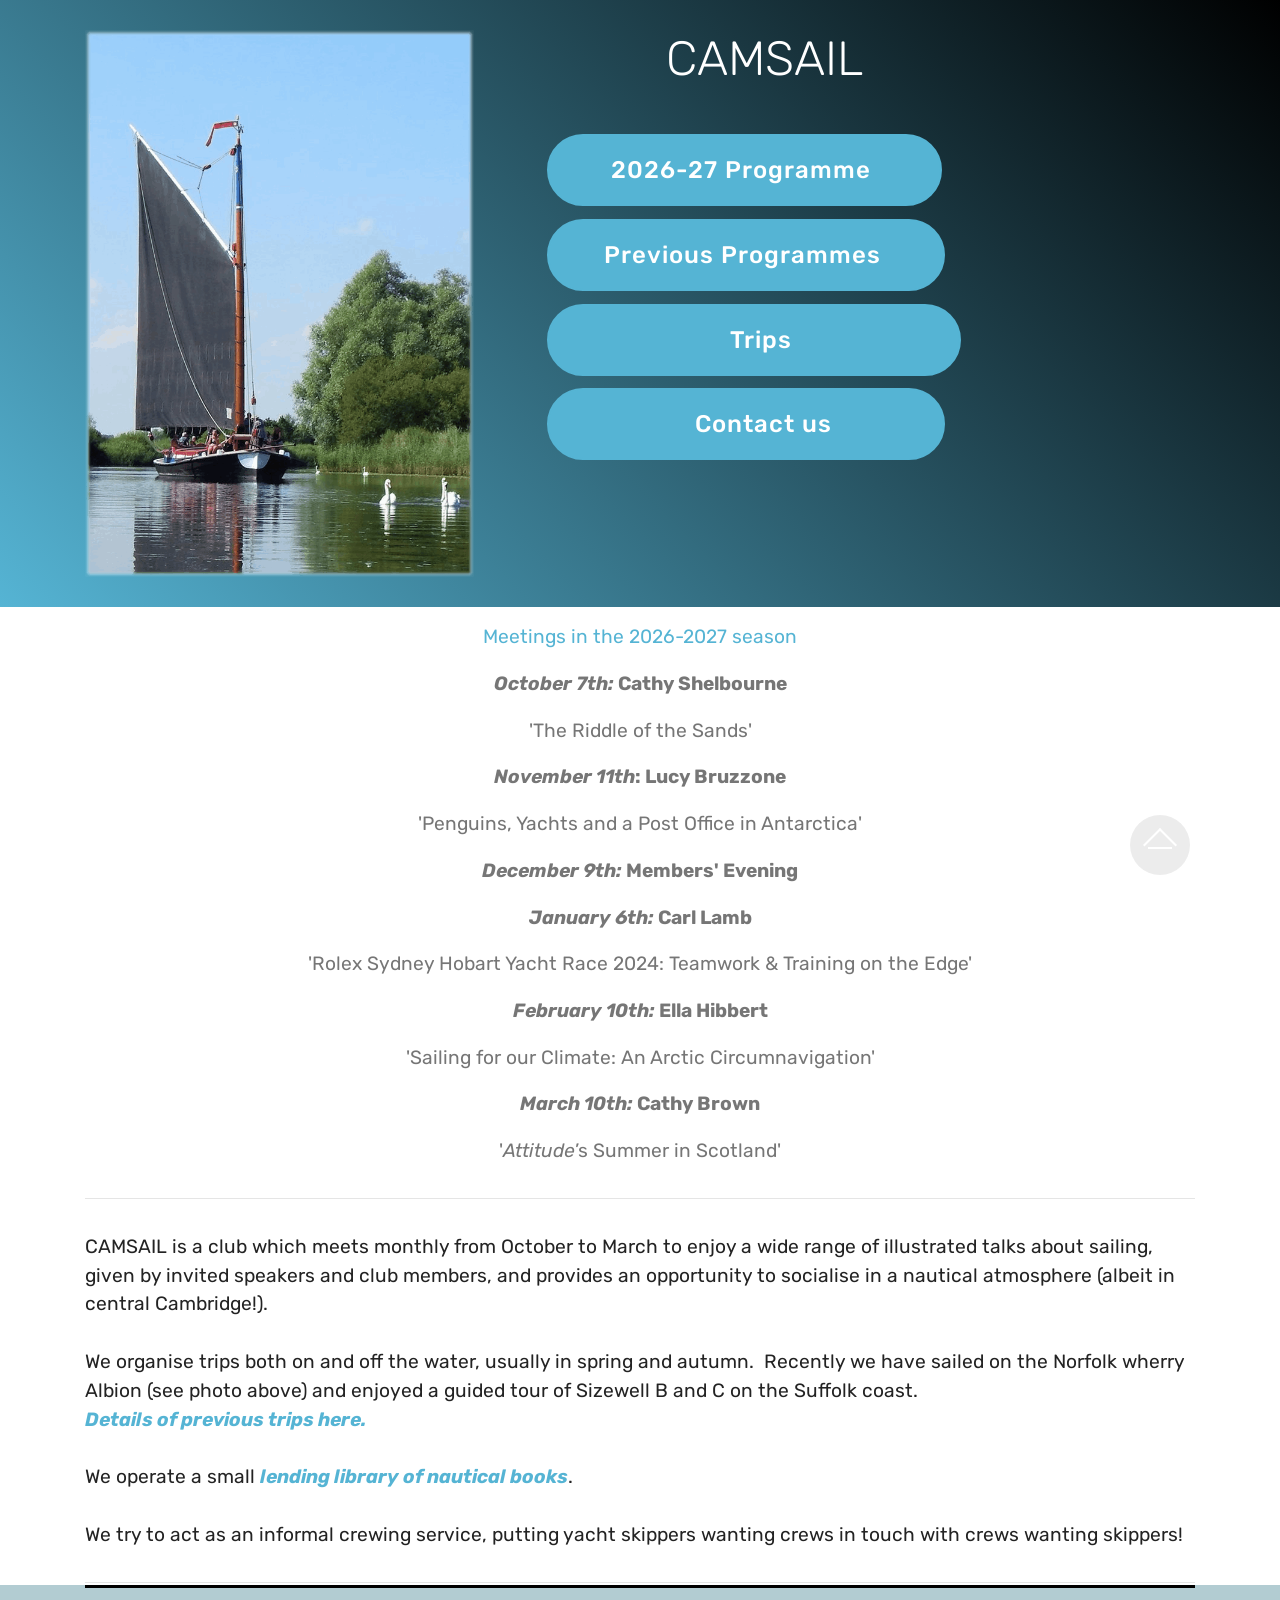
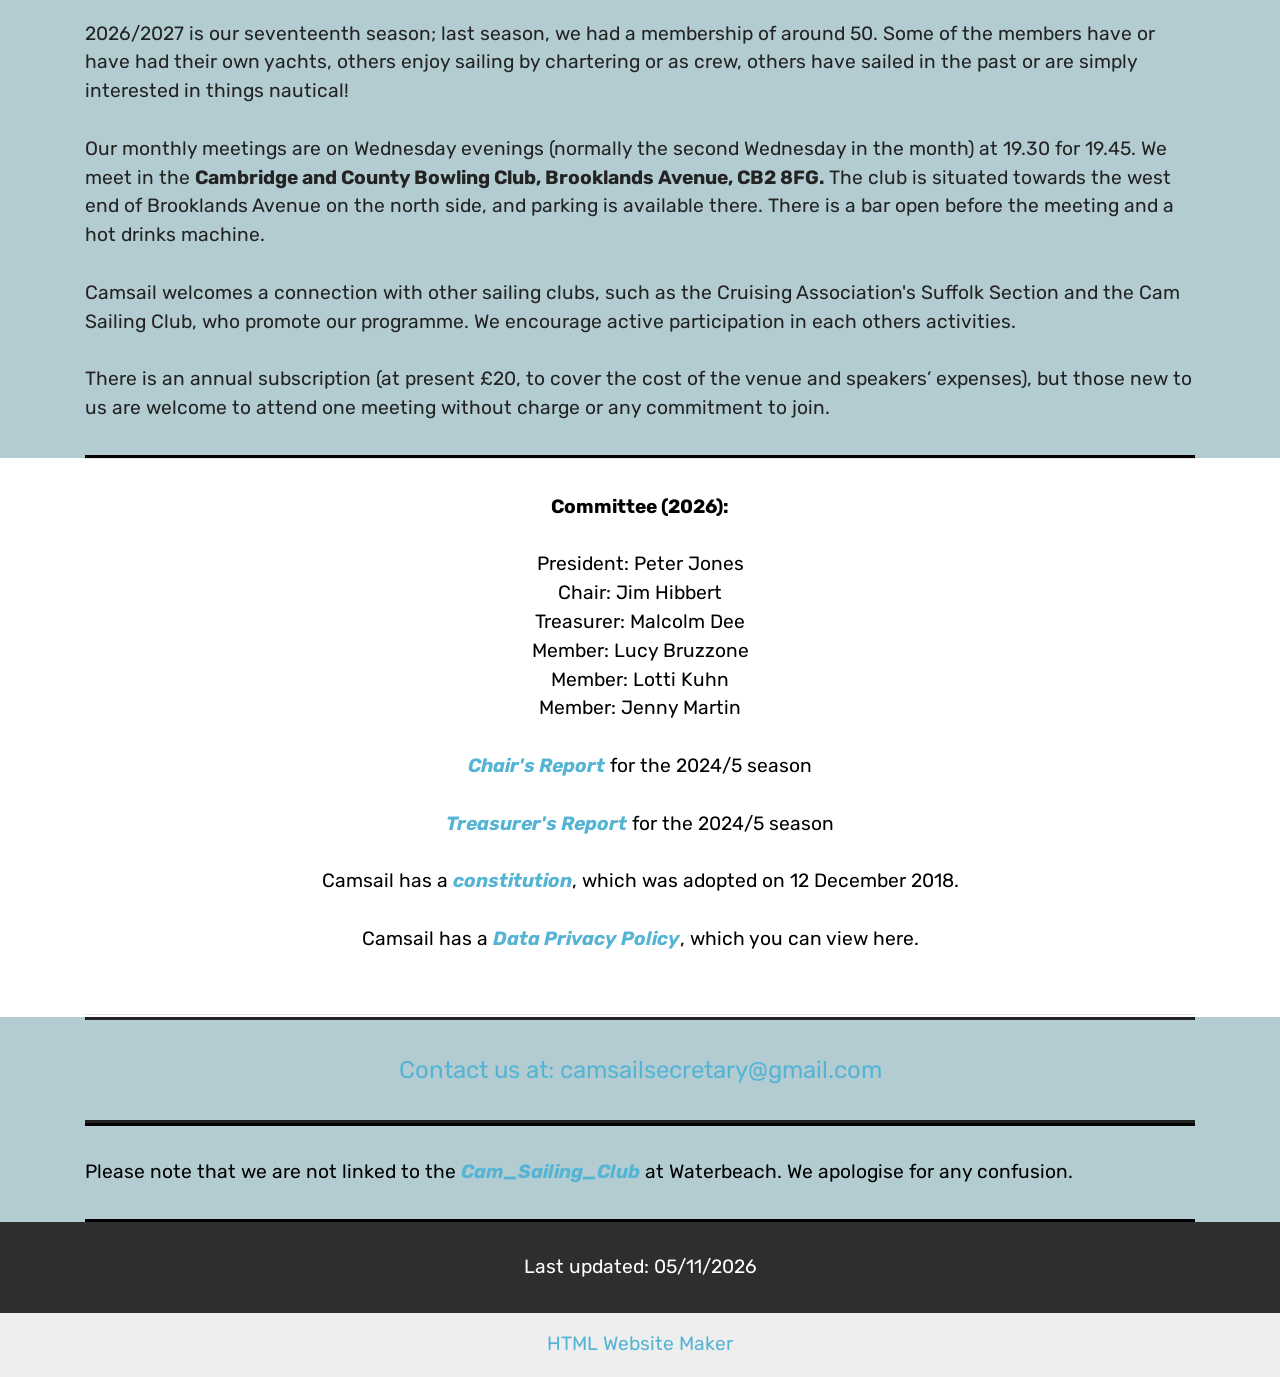
<file: index.html>
<!DOCTYPE html>
<html  >
<head>
  <!-- Site made with Mobirise Website Builder v6.1.12, https://mobirise.com -->
  <meta charset="UTF-8">
  <meta http-equiv="X-UA-Compatible" content="IE=edge">
  <meta name="generator" content="Mobirise v6.1.12, mobirise.com">
  <meta name="viewport" content="width=device-width, initial-scale=1, minimum-scale=1">
  <link rel="shortcut icon" href="assets/images/logo5.png" type="image/x-icon">
  <meta name="description" content="This is the home page for Camsail
Cambridge Meetings for Sailors
Monthly nautical speakers
Crewing Service in Cambridge">
  
  
  <title>Camsail</title>
  <link rel="stylesheet" href="assets/bootstrap/css/bootstrap.min.css">
  <link rel="stylesheet" href="assets/bootstrap/css/bootstrap-grid.min.css">
  <link rel="stylesheet" href="assets/bootstrap/css/bootstrap-reboot.min.css">
  <link rel="stylesheet" href="assets/tether/tether.min.css">
  <link rel="stylesheet" href="assets/theme/css/style.css">
  <link rel="preload" href="https://fonts.googleapis.com/css?family=Rubik:300,300i,400,400i,500,500i,700,700i,900,900i&display=swap" as="style" onload="this.onload=null;this.rel='stylesheet'">
  <noscript><link rel="stylesheet" href="https://fonts.googleapis.com/css?family=Rubik:300,300i,400,400i,500,500i,700,700i,900,900i&display=swap"></noscript>
  <link rel="preload" as="style" href="assets/mobirise/css/mbr-additional.css?v=ztgyDg"><link rel="stylesheet" href="assets/mobirise/css/mbr-additional.css?v=ztgyDg" type="text/css">

  
  
  
</head>
<body>
  
  <section class="header3 cid-qNM8kJwVD9" id="header3-0">

    

    

    <div class="container">
        <div class="media-container-row">
            <div class="mbr-figure" style="width: 65%;">
                <img src="assets/images/albion-647x910.png" alt="Mobirise" title="">
            </div>

            <div class="media-content">
                <h1 class="mbr-section-title mbr-white pb-3 mbr-fonts-style display-2">CAMSAIL&nbsp; &nbsp; &nbsp; &nbsp; &nbsp; &nbsp; &nbsp; &nbsp; &nbsp;</h1>
                
                <div class="mbr-section-text mbr-white pb-3 ">
                    
                </div>
                <div class="mbr-section-btn"><a class="btn btn-md btn-primary display-5" href="page2.html" target="_blank">&nbsp; 2026-27 Programme &nbsp;&nbsp;</a>  <a class="btn btn-md btn-primary display-5" href="page1.html" target="_blank">&nbsp;Previous Programmes&nbsp;&nbsp;</a> <a class="btn btn-md btn-primary display-5" href="trips.html" target="_blank">&nbsp; &nbsp; &nbsp; &nbsp; &nbsp; &nbsp; &nbsp; &nbsp; &nbsp; &nbsp;Trips&nbsp; &nbsp; &nbsp; &nbsp; &nbsp; &nbsp; &nbsp; &nbsp; &nbsp;</a>
                    <a class="btn btn-md btn-primary display-5" href="index.html#content9-1c">&nbsp; &nbsp; &nbsp; &nbsp; &nbsp; &nbsp; &nbsp; Contact us&nbsp; &nbsp; &nbsp; &nbsp; &nbsp;<br></a></div>
            </div>
        </div>
    </div>

</section>

<section class="mbr-section article content1 cid-qPcXF4MiW5" id="content1-s">
    
     

    <div class="container">
        <div class="media-container-row">
            <div class="mbr-text col-12 col-md-8 mbr-fonts-style display-7"><p><span style="font-size: 1.2rem;"><span style="font-size: 1.2rem;"><strong><em><a href="page2.html" class="text-primary" target="_blank">Meetings in the 2026-2027 season</a></em></strong></span></span></p><p><strong style="font-style: italic;">October 7th: </strong><strong>Cathy Shelbourne </strong></p><p>'The Riddle of the Sands'</p><p><strong style=""><em>November 11th</em>:</strong><em style="font-weight: bold;">&nbsp;</em><strong>Lucy Bruzzone</strong></p><p> 'Penguins, Yachts and&nbsp;<span style="font-size: 1.2rem;">a Post Office&nbsp;</span><span style="font-size: 1.2rem;">in Antarctica'</span></p><p><strong style="font-style: italic;">December 9th: </strong><strong>Members' Evening</strong></p><p><strong style="font-style: italic;">January 6th: </strong><strong>Carl Lamb </strong></p><p>'Rolex Sydney Hobart Yacht Race 2024:&nbsp;<span style="font-size: 1.2rem;">Teamwork &amp; Training on the Edge'</span></p><p><strong style="font-style: italic;">February 10th: </strong><strong>Ella Hibbert</strong></p><p> 'Sailing for our Climate:&nbsp;<span style="font-size: 1.2rem;">An Arctic Circumnavigation'</span></p><p><strong style="font-size: 1.2rem; font-style: italic;">March 10th: </strong><span style="font-size: 1.2rem;"><strong>Cathy Brown</strong></span></p><p><span style="font-size: 1.2rem;">'<em>Attitude</em>’s Summer in Scotland'</span></p><p></p></div>
        </div>
    </div>
</section>

<section class="mbr-section article content9 cid-qPzzVbzPk5" id="content9-12">
    
     

    <div class="container">
        <div class="inner-container" style="width: 100%;">
            <hr class="line" style="width: 100%;">
            <div class="section-text align-center mbr-fonts-style display-7">CAMSAIL is a club which meets monthly from October to March to enjoy a wide range of illustrated talks about sailing, given by invited speakers and club members, and provides an opportunity to socialise in a nautical atmosphere (albeit in central Cambridge!).<br><br>We organise trips both on and off the water, usually in spring and autumn.&nbsp; Recently we have sailed on the Norfolk wherry Albion (see photo above) and enjoyed a guided tour of Sizewell B and C on the Suffolk coast.<strong><br></strong><a href="page3.html" class="text-primary" target="_blank"><strong><em>Details of previous trips here.</em></strong></a><br><br>We operate a small <a href="assets/files/Books-2026startofseason.pdf" target="_blank" class="text-primary"><strong><em>lending library of nautical books</em></strong></a>.<br><br>We try to act as an informal crewing service, putting yacht skippers wanting crews in touch with crews wanting skippers!<br></div>
            <hr class="line" style="width: 100%;">
        </div>
        </div>
</section>

<section class="mbr-section article content9 cid-qPzASzwA2I" id="content9-16">
    
     

    <div class="container">
        <div class="inner-container" style="width: 100%;">
            <hr class="line" style="width: 100%;">
            <div class="section-text align-center mbr-fonts-style display-7">2026/2027 is our seventeenth season; last season, we had a membership of around 50. Some of the members have or have had their own yachts, others enjoy sailing by chartering or as crew, others have sailed in the past or are simply interested in things nautical!
<div><br>Our monthly meetings are on Wednesday evenings (normally the second Wednesday in the month) at 19.30 for 19.45. We meet in the <strong>Cambridge and County Bowling Club, Brooklands Avenue, CB2 8FG.</strong> The club is situated towards the west end of Brooklands Avenue on the north side, and parking is available there. There is a bar open before the meeting and a hot drinks machine.<br><br></div><div>Camsail welcomes a connection with other sailing clubs, such as the Cruising Association's Suffolk Section and the Cam Sailing Club, who promote our programme. We encourage active participation in each others activities.&nbsp;<br><br>There is an annual subscription (at present £20, to cover the cost of the venue and speakers’ expenses), but those new to us are welcome to attend one meeting without charge or any commitment to join.</div></div>
            <hr class="line" style="width: 100%;">
        </div>
        </div>
</section>

<section class="mbr-section article content9 cid-qPzMWISWip" id="content9-1i">
    
     

    <div class="container">
        <div class="inner-container" style="width: 100%;">
            <hr class="line" style="width: 100%;">
            <div class="section-text align-center mbr-fonts-style display-7"><strong>Committee (2026):</strong><br><strong><br></strong><div>President: Peter Jones</div><div>Chair: Jim Hibbert</div><div><span style="font-size: 1.2rem;">Treasurer: Malcolm Dee</span></div><div><span style="font-size: 1.2rem;">Member: Lucy Bruzzone</span></div><div>Member: Lotti Kuhn</div><div>Member: Jenny Martin</div><br><div><a href="assets/files/Camsail-ChairmansReport2024_5.pdf" target="_blank" class="text-primary"><em><strong>Chair's Report</strong></em></a> for the 2024/5 season</div><br><div><a href="assets/files/Camsail-accounts2024_5.pdf" target="_blank" class="text-primary"><em><strong>Treasurer's Report</strong></em></a> for the 2024/5 season</div><div><br>Camsail has a&nbsp;<a href="assets/files/Camsail-Constitution_adopted2024.pdf" target="_blank" class="text-primary"><strong><em>constitution</em></strong></a>, which was adopted on 12 December 2018.</div><br><div>Camsail has a <a href="assets/files/DATA-PRIVACYPOLICYv5.pdf" class="text-primary" target="_blank"><strong><em>Data Privacy Policy</em></strong></a>, which you can view here.</div><div><br></div></div>
            <hr class="line" style="width: 100%;">
        </div>
        </div>
</section>

<section class="mbr-section article content9 cid-qPzNKecyXS" id="content9-1j">
    
     

    <div class="container">
        <div class="inner-container" style="width: 100%;">
            <hr class="line" style="width: 100%;">
            <div class="section-text align-center mbr-fonts-style display-5"><a href="mailto:camsailsecretar@gmail.com" class="text-primary">Contact us at: camsailsecretary@gmail.com</a></div>
            <hr class="line" style="width: 100%;">
        </div>
        </div>
</section>

<section class="mbr-section article content9 cid-qPzBOoTz1A" id="content9-1c">
    
     

    <div class="container">
        <div class="inner-container" style="width: 100%;">
            <hr class="line" style="width: 100%;">
            <div class="section-text align-center mbr-fonts-style display-7"><a href="http://www.camsailingclub.org.uk/" target="_blank" class="text-black"></a><a href="http://www.camsailingclub.org.uk/" target="_blank" class="text-black">Please note that we are not linked to the </a><a href="http://www.camsailingclub.org.uk/" target="_blank"><strong><em>Cam_Sailing_Club</em></strong></a><a href="http://www.camsailingclub.org.uk/" target="_blank" class="text-black"> at Waterbeach. We apologise for any confusion.</a></div>
            <hr class="line" style="width: 100%;">
        </div>
        </div>
</section>

<section once="footers" class="cid-vxpppzMxOb" id="footer6-2l">

    

    

    <div class="container">
        <div class="media-container-row align-center mbr-white">
            <div class="col-12">
                <p class="mbr-text mb-0 mbr-fonts-style display-7">Last updated: 05/11/2026</p>
            </div>
        </div>
    </div>
</section><section class="display-7" style="padding: 0;align-items: center;justify-content: center;flex-wrap: wrap;    align-content: center;display: flex;position: relative;height: 4rem;"><a href="https://mobiri.se/5102718" style="flex: 1 1;height: 4rem;position: absolute;width: 100%;z-index: 1;"><img alt="" style="height: 4rem;" src="[data-uri]"></a><p style="margin: 0;text-align: center;" class="display-7">&#8204;</p><a style="z-index:1" href="https://mobirise.com/html-builder.html">HTML Website Maker</a></section><script src="assets/popper/popper.min.js"></script>  <script src="assets/web/assets/jquery/jquery.min.js"></script>  <script src="assets/bootstrap/js/bootstrap.min.js"></script>  <script src="assets/tether/tether.min.js"></script>  <script src="assets/smoothscroll/smooth-scroll.js"></script>  <script src="assets/theme/js/script.js"></script>  
  
  
 <div id="scrollToTop" class="scrollToTop mbr-arrow-up"><a style="text-align: center;"><i class="mbr-arrow-up-icon mbr-arrow-up-icon-cm cm-icon cm-icon-smallarrow-up"></i></a></div>
  </body>
</html>
</file>
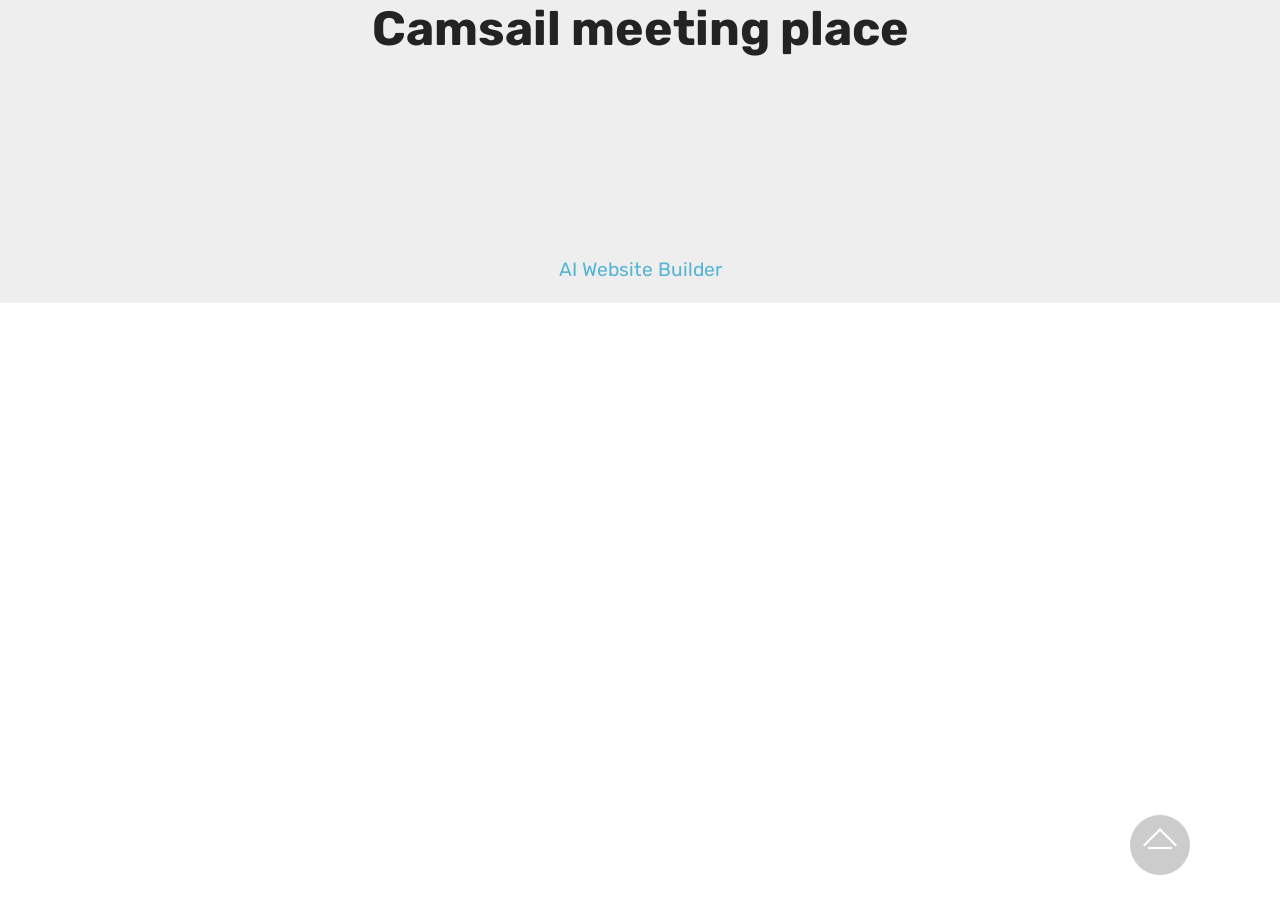
<file: map.html>
<!DOCTYPE html>
<html  >
<head>
  <!-- Site made with Mobirise Website Builder v6.1.5, https://mobirise.com -->
  <meta charset="UTF-8">
  <meta http-equiv="X-UA-Compatible" content="IE=edge">
  <meta name="generator" content="Mobirise v6.1.5, mobirise.com">
  <meta name="viewport" content="width=device-width, initial-scale=1, minimum-scale=1">
  <link rel="shortcut icon" href="assets/images/logo5.png" type="image/x-icon">
  <meta name="description" content="">
  
  
  <title>Map</title>
  <link rel="stylesheet" href="assets/bootstrap/css/bootstrap.min.css">
  <link rel="stylesheet" href="assets/theme/css/style.css">
  <link rel="preload" href="https://fonts.googleapis.com/css?family=Rubik:300,300i,400,400i,500,500i,700,700i,900,900i&display=swap" as="style" onload="this.onload=null;this.rel='stylesheet'">
  <noscript><link rel="stylesheet" href="https://fonts.googleapis.com/css?family=Rubik:300,300i,400,400i,500,500i,700,700i,900,900i&display=swap"></noscript>
  <link rel="preload" as="style" href="assets/mobirise/css/mbr-additional.css?v=BK1FNG"><link rel="stylesheet" href="assets/mobirise/css/mbr-additional.css?v=BK1FNG" type="text/css">

  
  
  
</head>
<body>
  
  <section data-bs-version="5.1" class="map1 cid-vujnOwLCGO" id="map1-2w">
    
    
    
    <div class="container">
        <div class="mbr-section-head mb-4">
            <h3 class="mbr-section-title mbr-fonts-style align-center mb-0 display-2">
                <strong>Camsail meeting place</strong></h3>
            
        </div>
        <div class="google-map"><iframe frameborder="0" style="border:0" src="https://www.google.com/maps/embed?pb=!1m14!1m8!1m3!1d4891.530770550662!2d0.12899529157104503!3d52.19313718315209!3m2!1i1024!2i768!4f13.1!3m3!1m2!1s0x47d8709d8e296de1%3A0xb60cf0736cd3f77a!2sCambridge%20%26%20County%20Bowling%20Club!5e0!3m2!1sen!2suk!4v1788577105431!5m2!1sen!2suk" allowfullscreen=""></iframe></div>
    </div>
</section><section class="display-7" style="padding: 0;align-items: center;justify-content: center;flex-wrap: wrap;    align-content: center;display: flex;position: relative;height: 4rem;"><a href="https://mobiri.se/" style="flex: 1 1;height: 4rem;position: absolute;width: 100%;z-index: 1;"><img alt="" style="height: 4rem;" src="[data-uri]"></a><p style="margin: 0;text-align: center;" class="display-7">&#8204;</p><a style="z-index:1" href="https://mobirise.com/builder/ai-website-builder.html">AI Website Builder</a></section><script src="assets/bootstrap/js/bootstrap.bundle.min.js"></script>  <script src="assets/smoothscroll/smooth-scroll.js"></script>  <script src="assets/ytplayer/index.js"></script>  <script src="assets/theme/js/script.js"></script>  
  
  
 <div id="scrollToTop" class="scrollToTop mbr-arrow-up"><a style="text-align: center;"><i class="mbr-arrow-up-icon mbr-arrow-up-icon-cm cm-icon cm-icon-smallarrow-up"></i></a></div>
  </body>
</html>
</file>
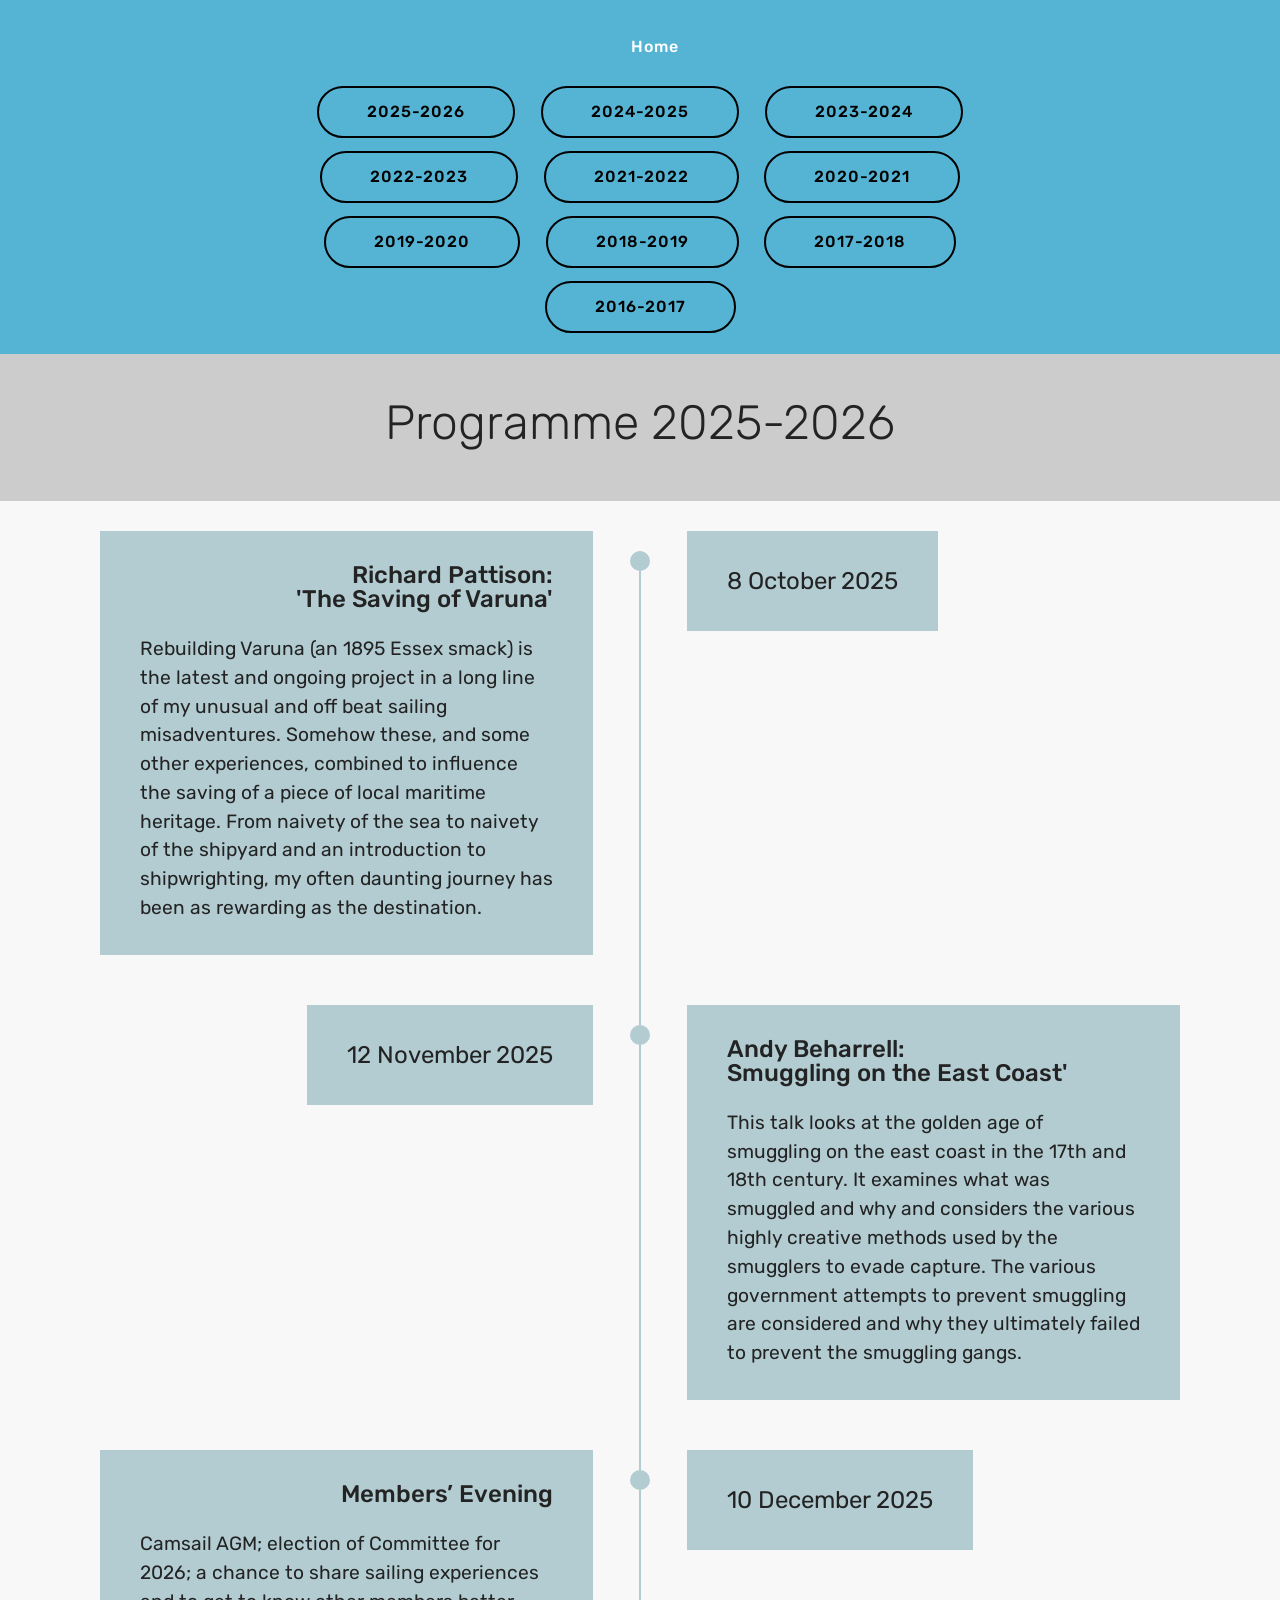
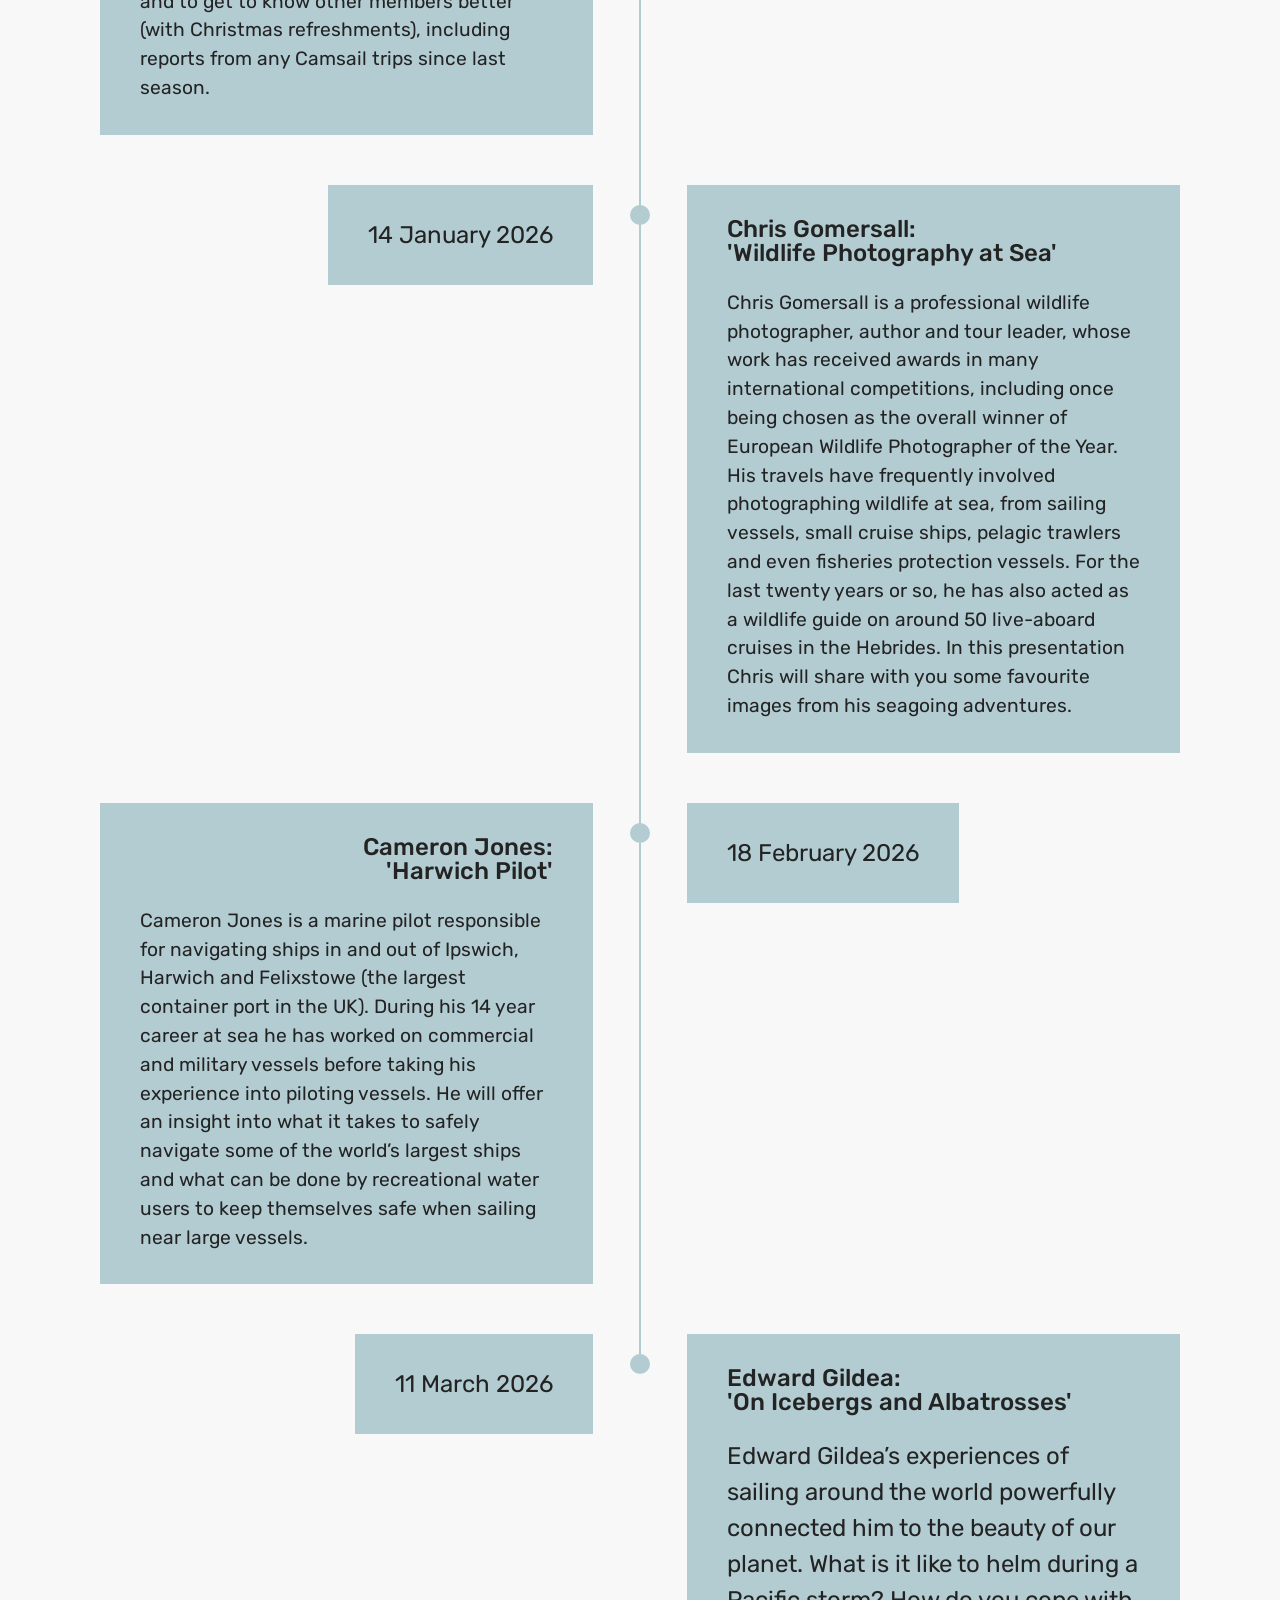
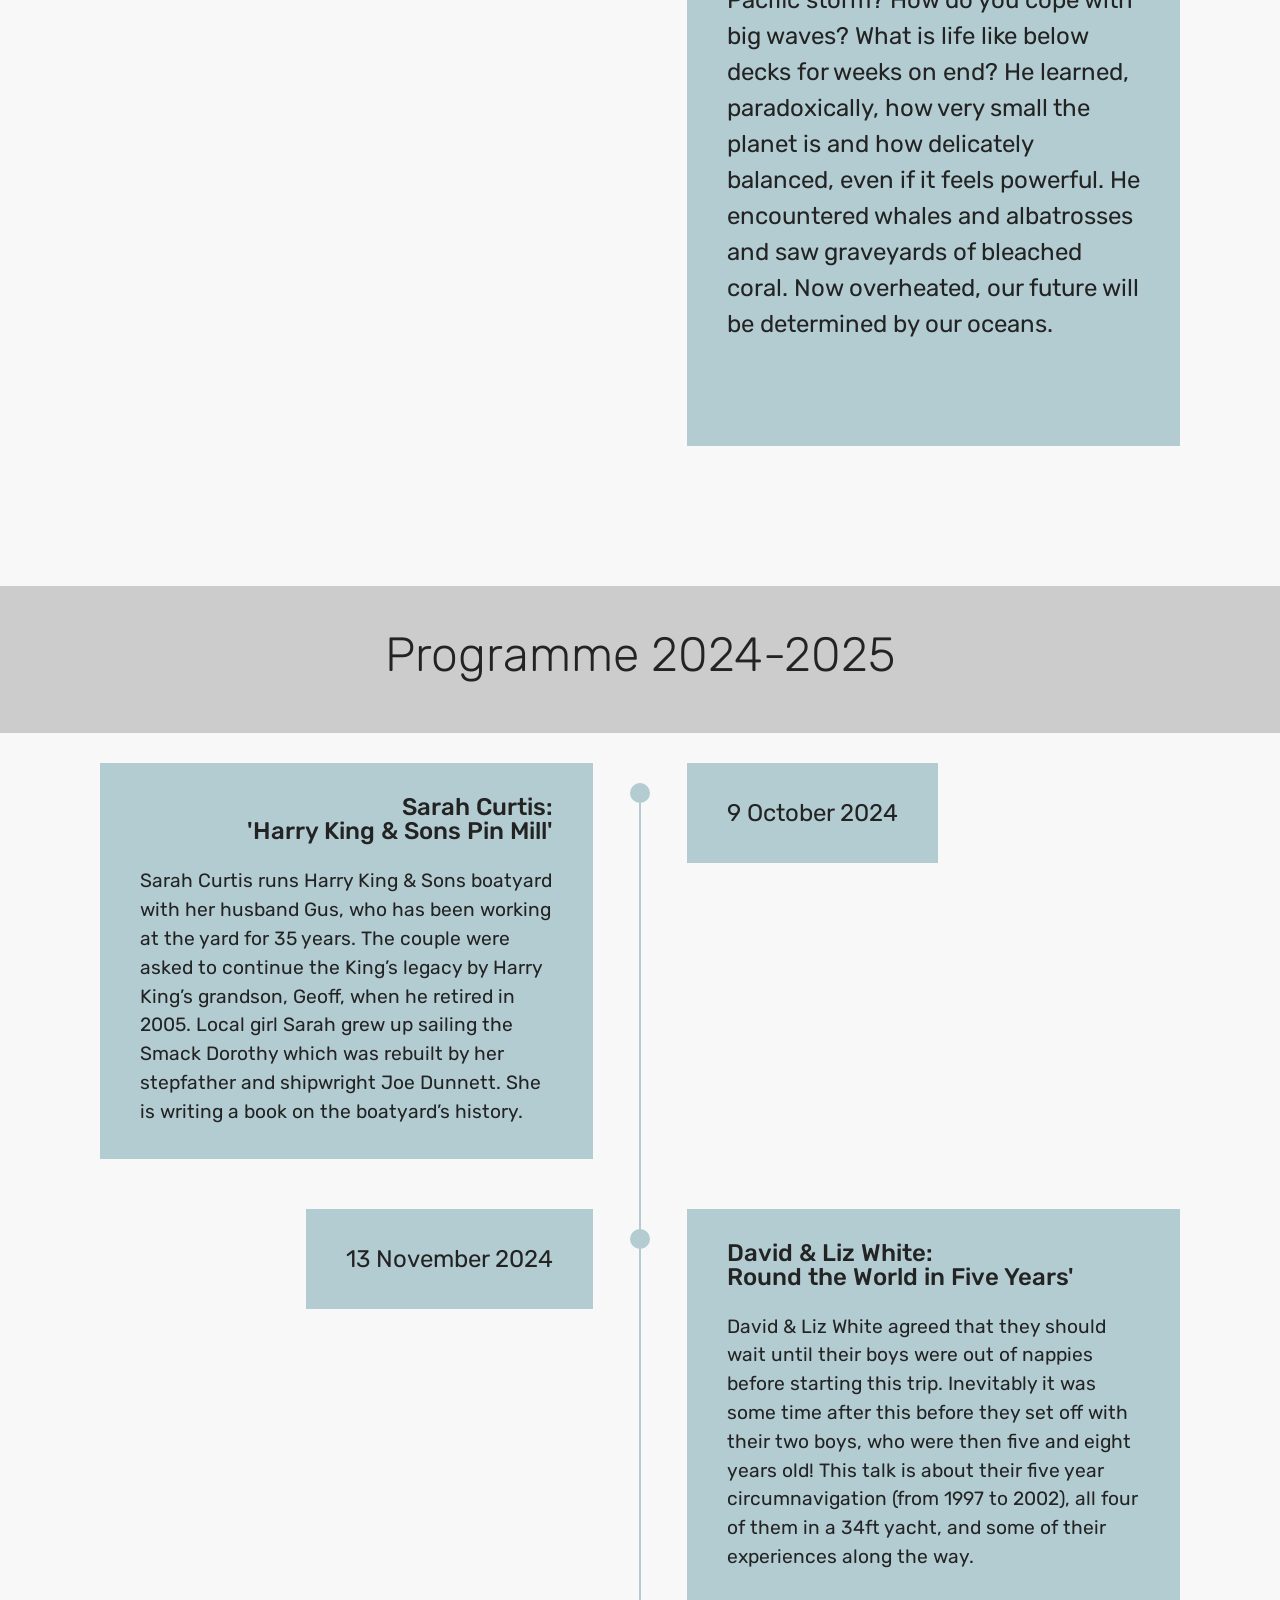
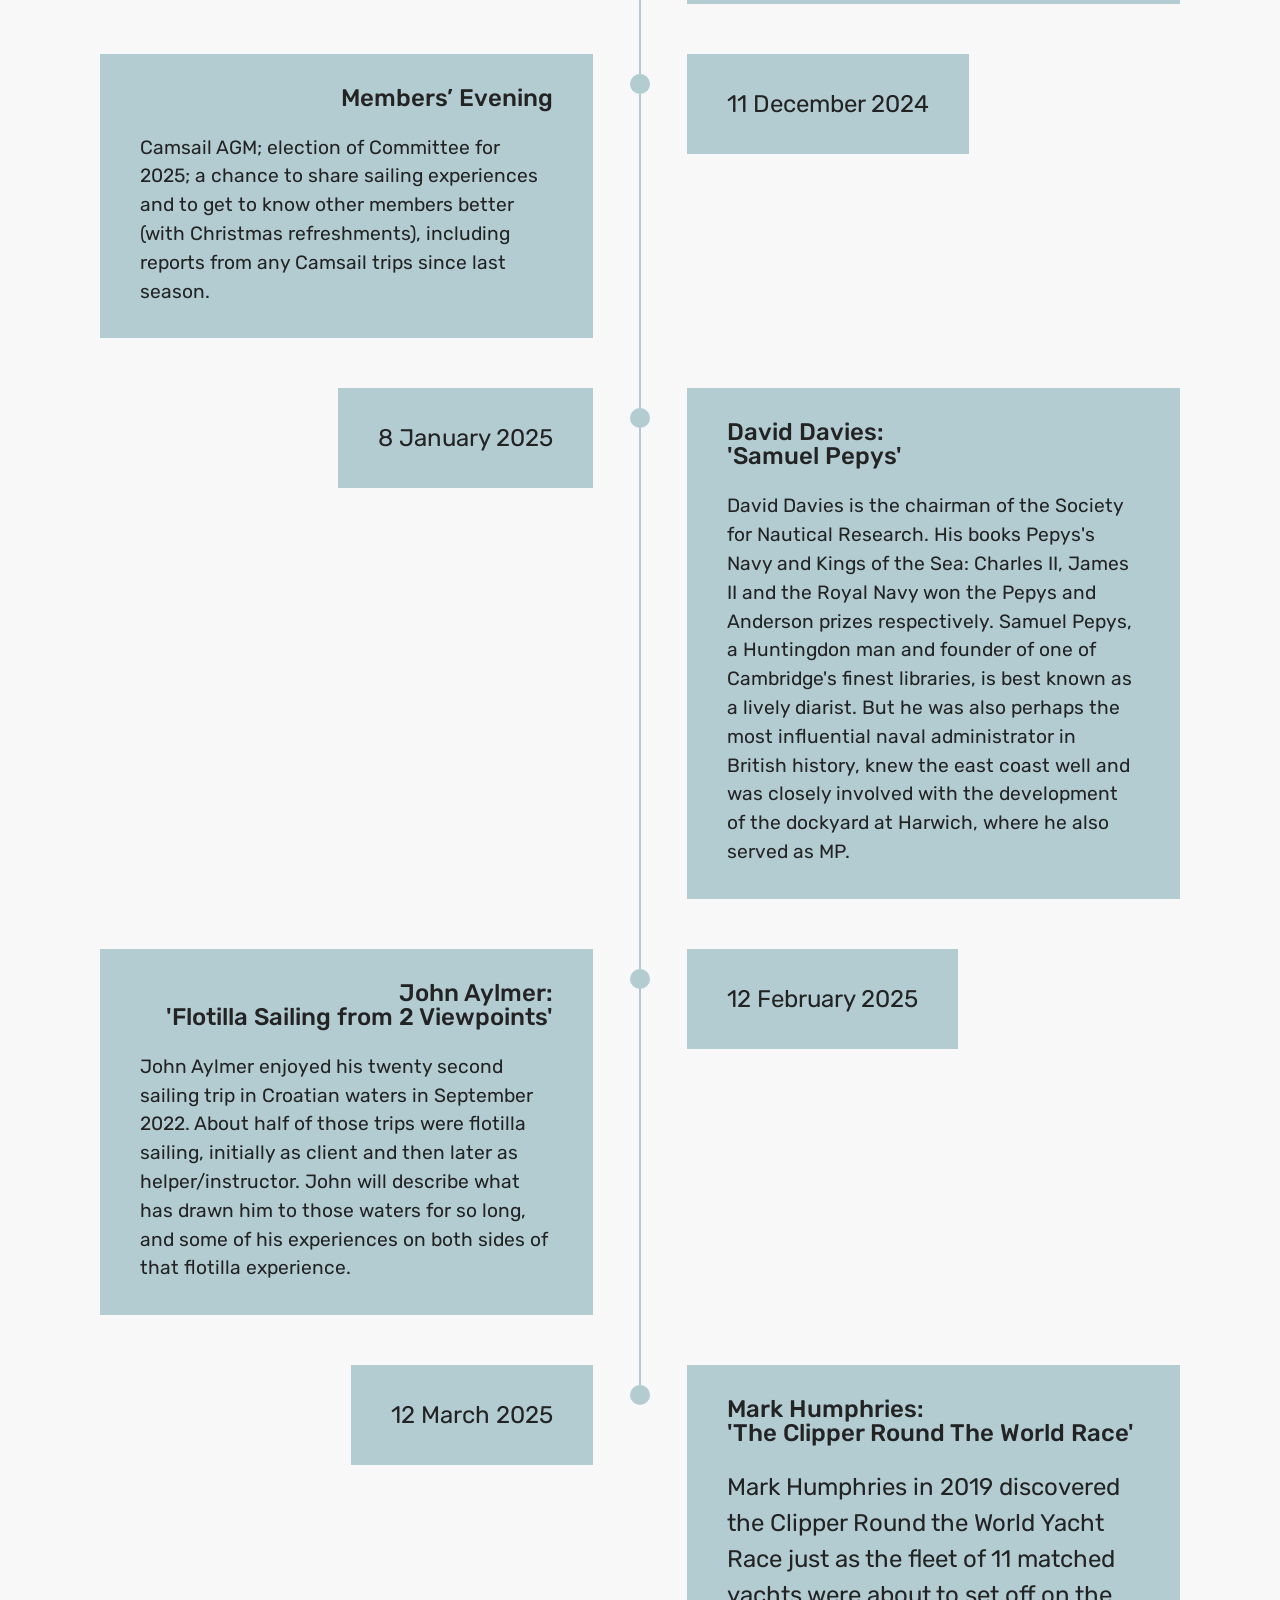
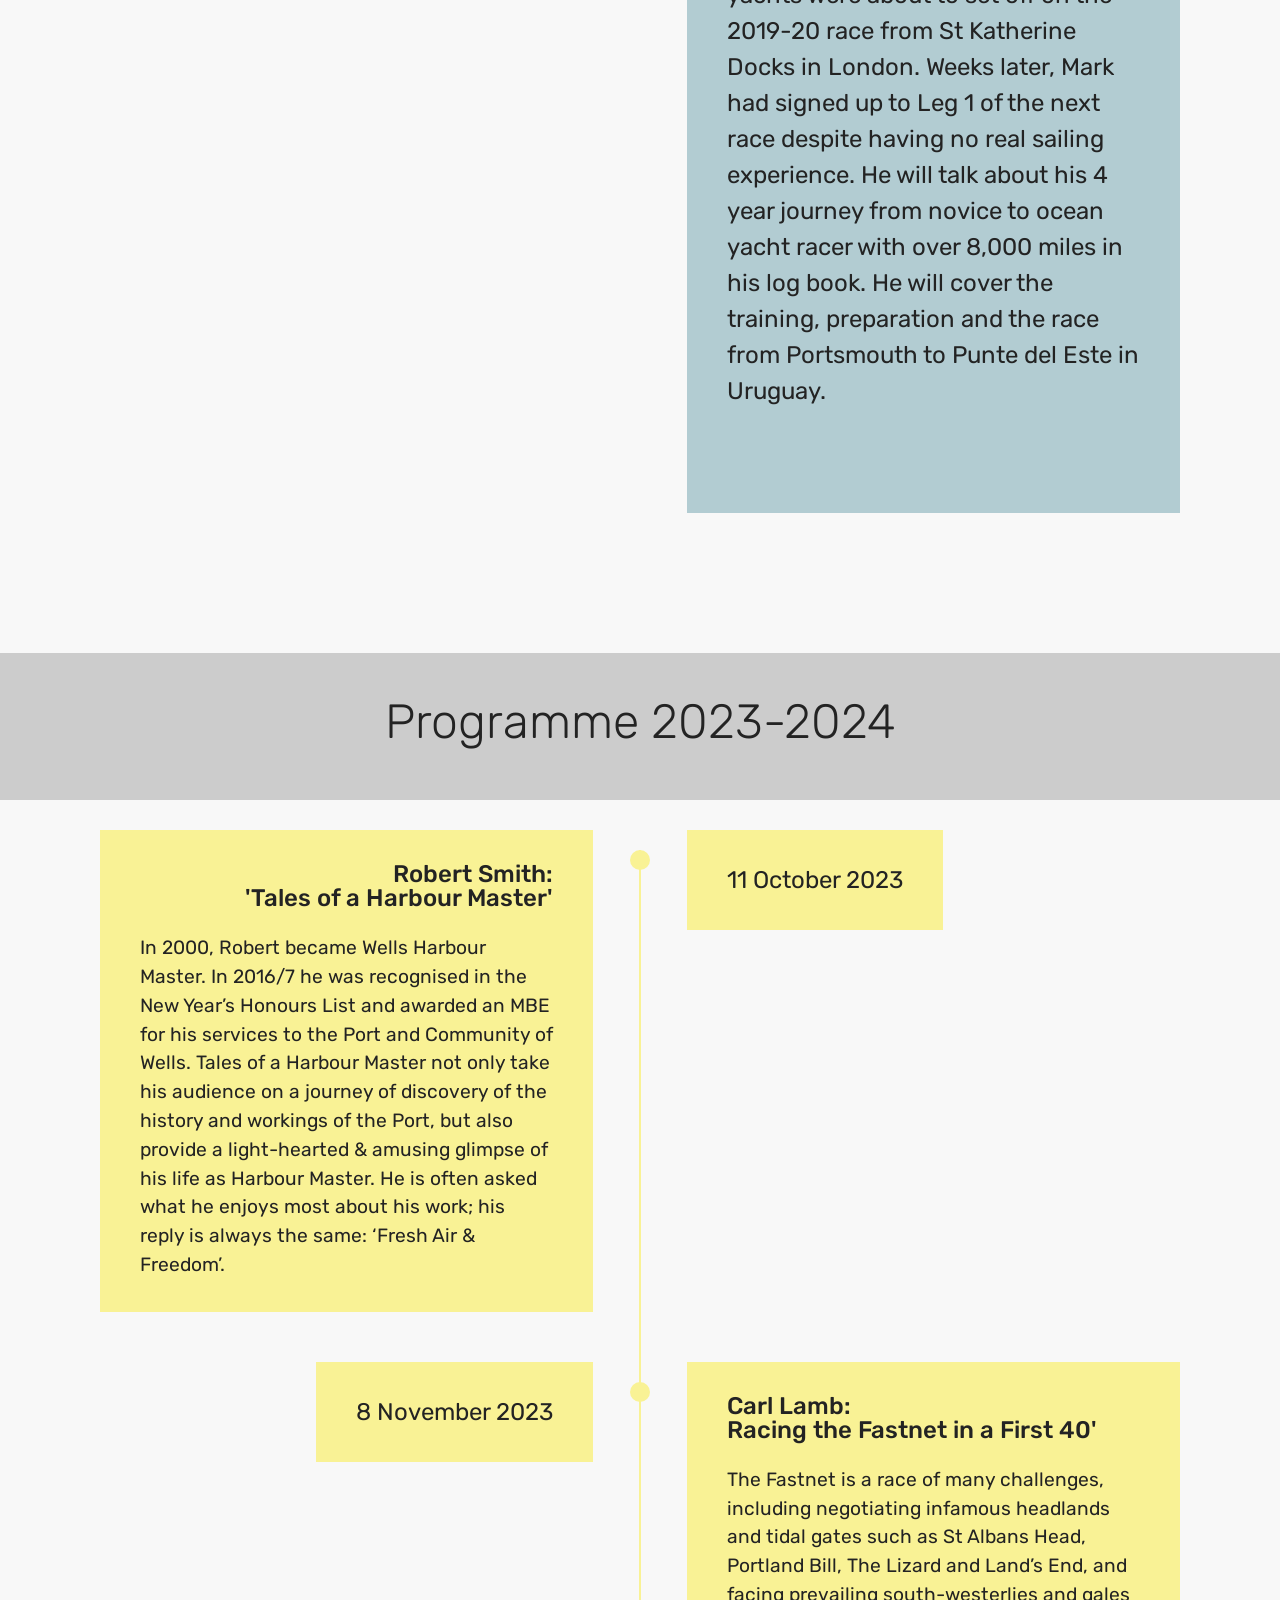
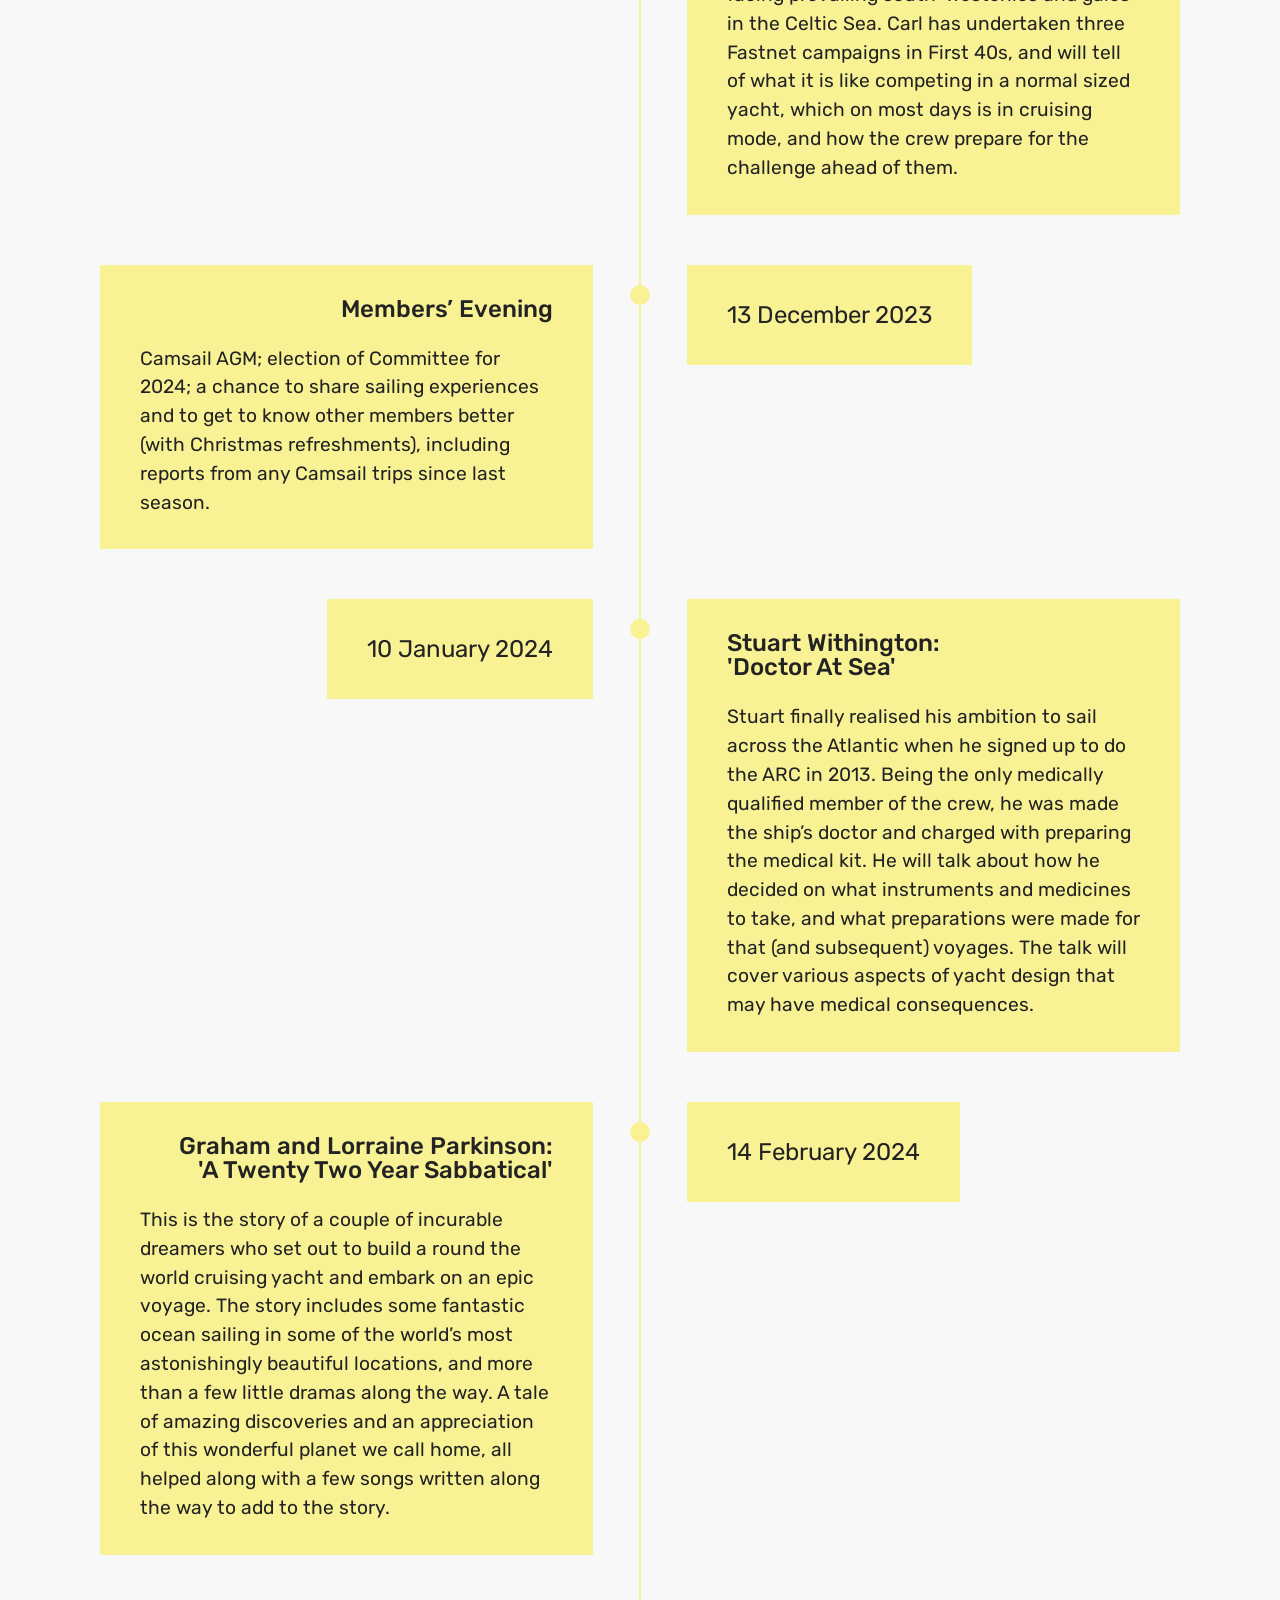
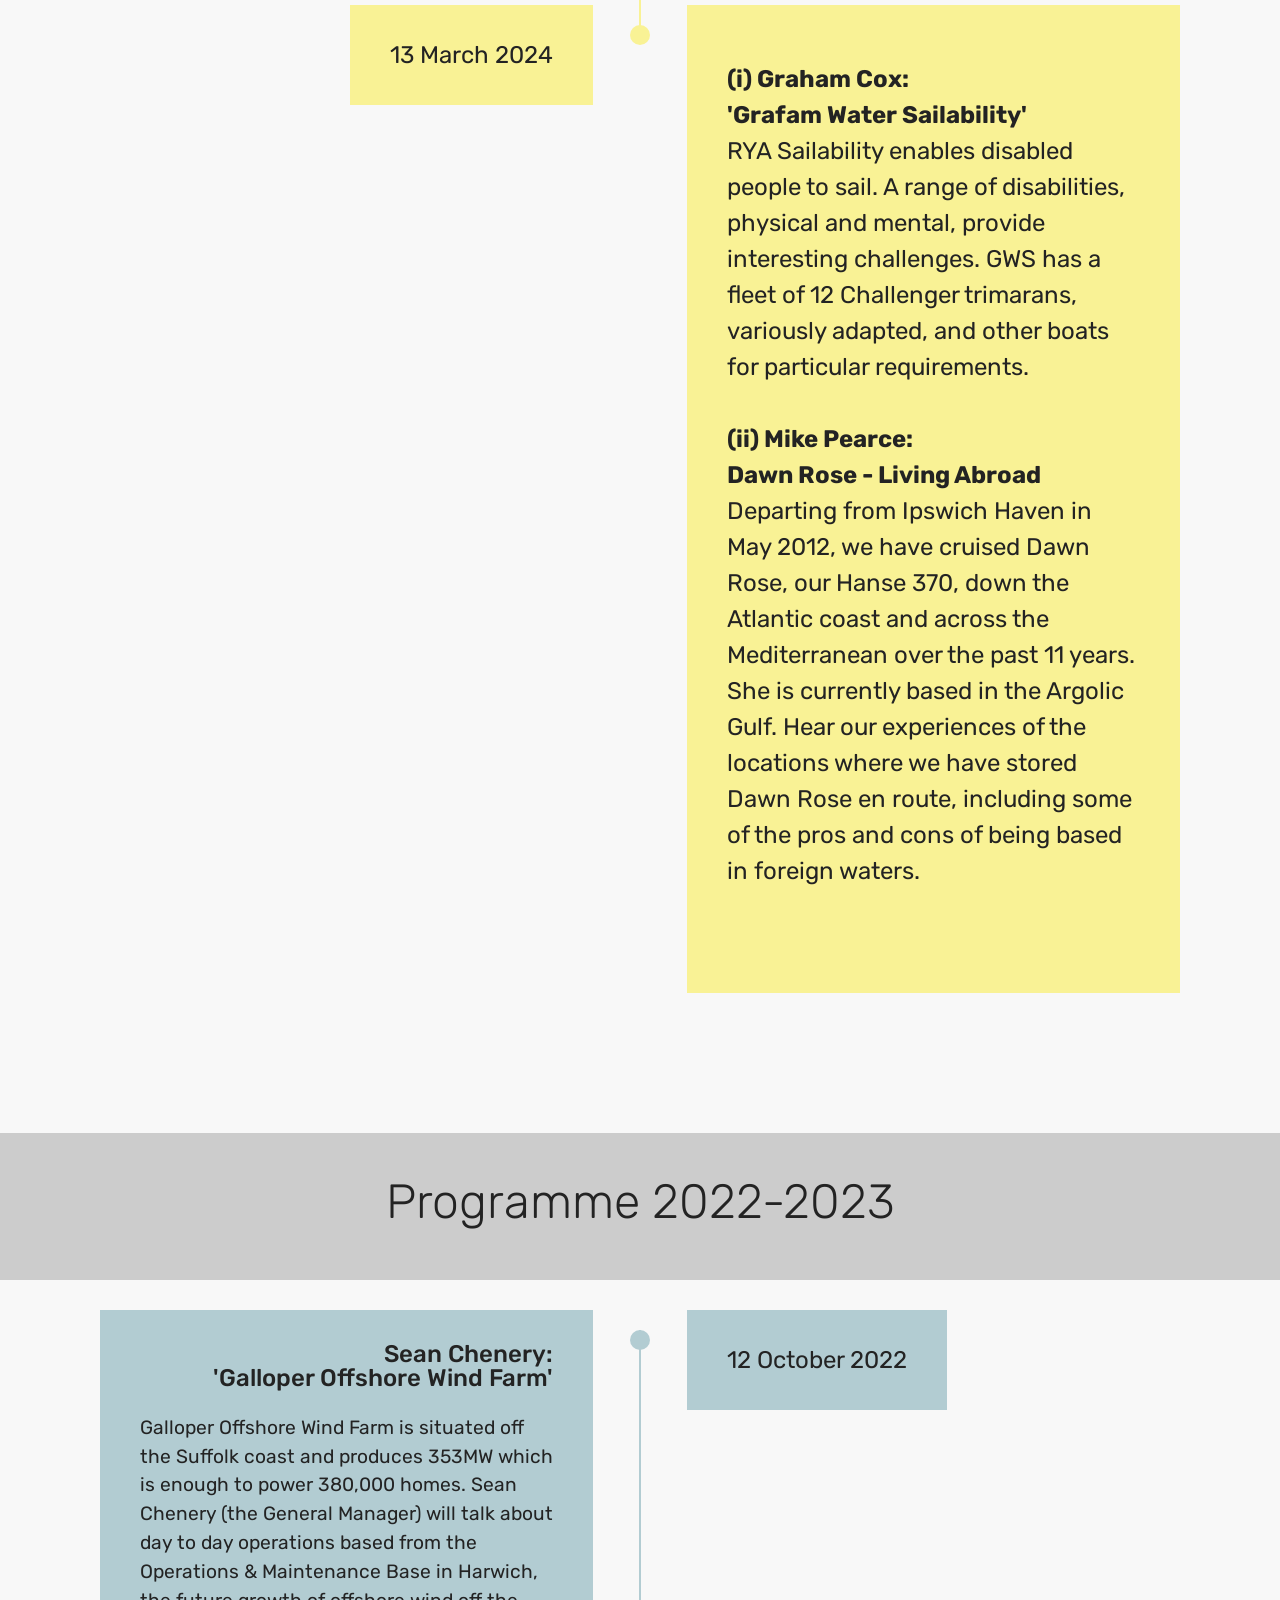
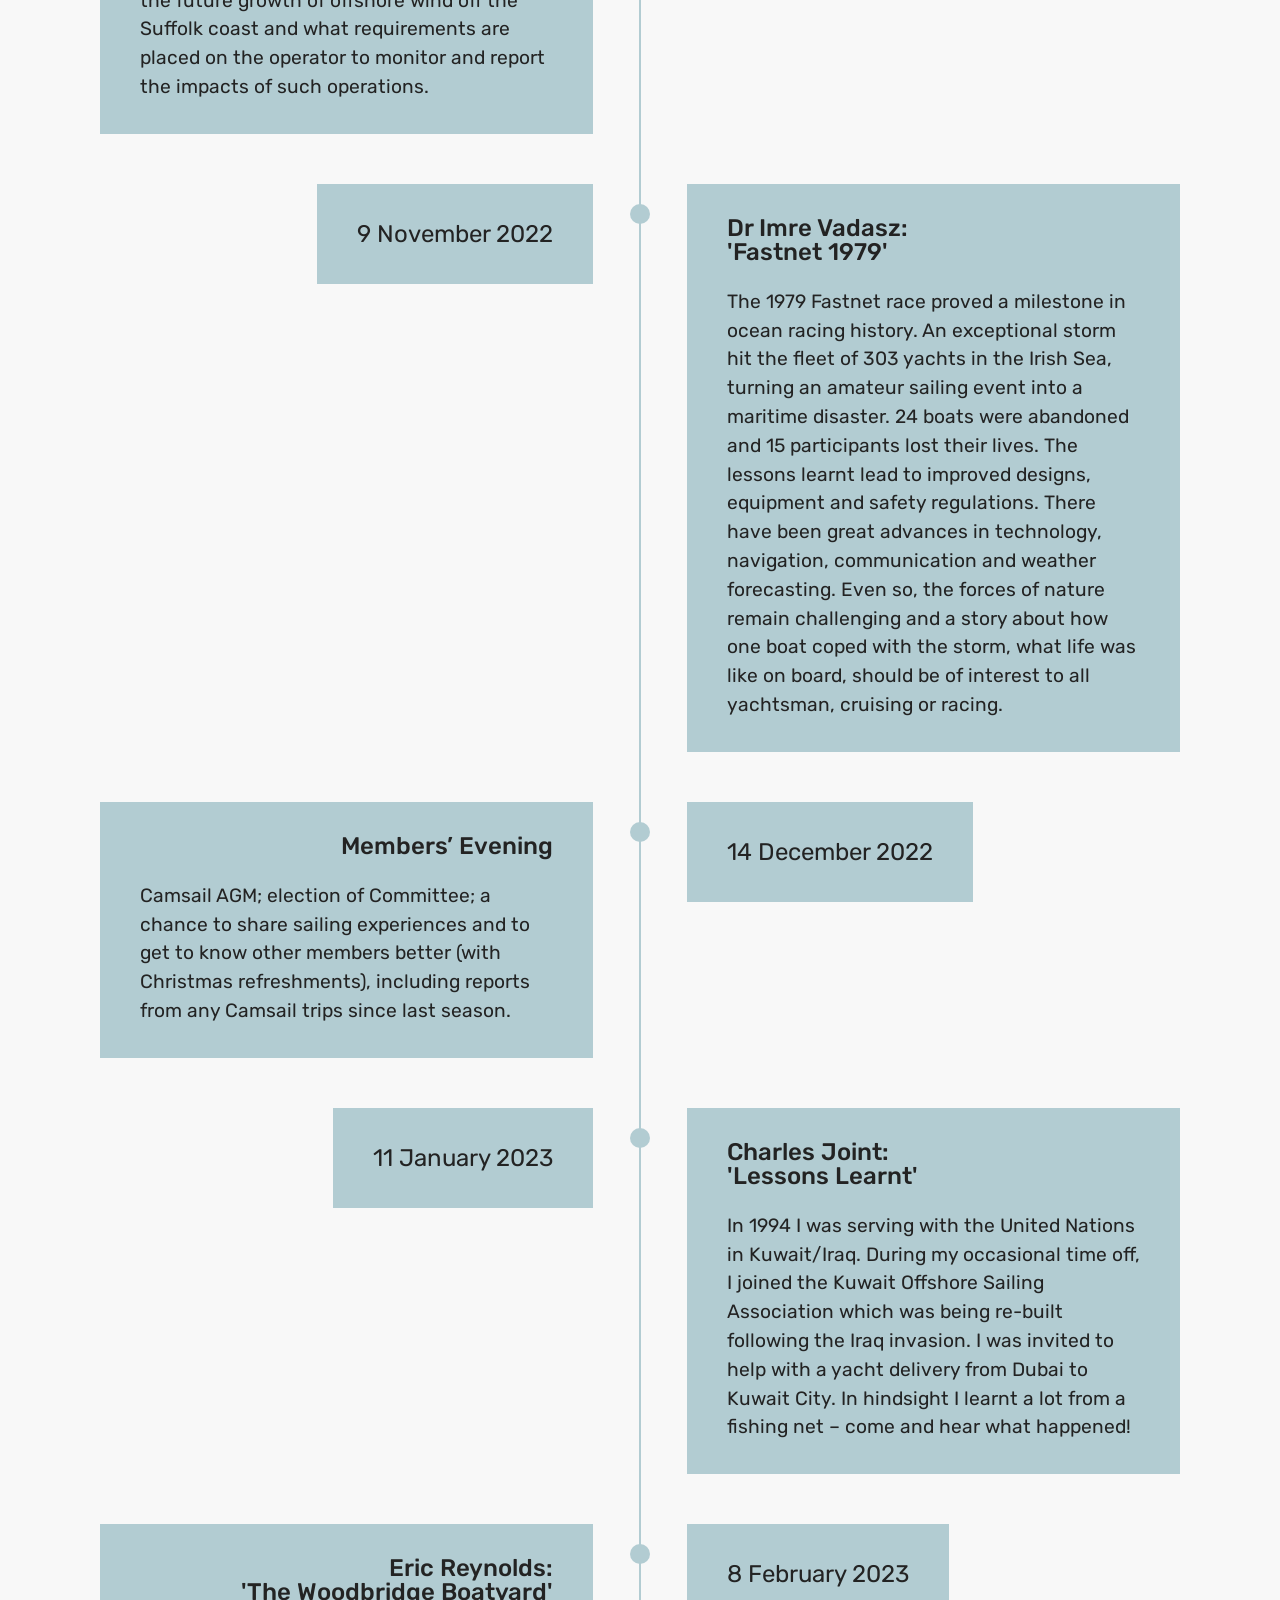
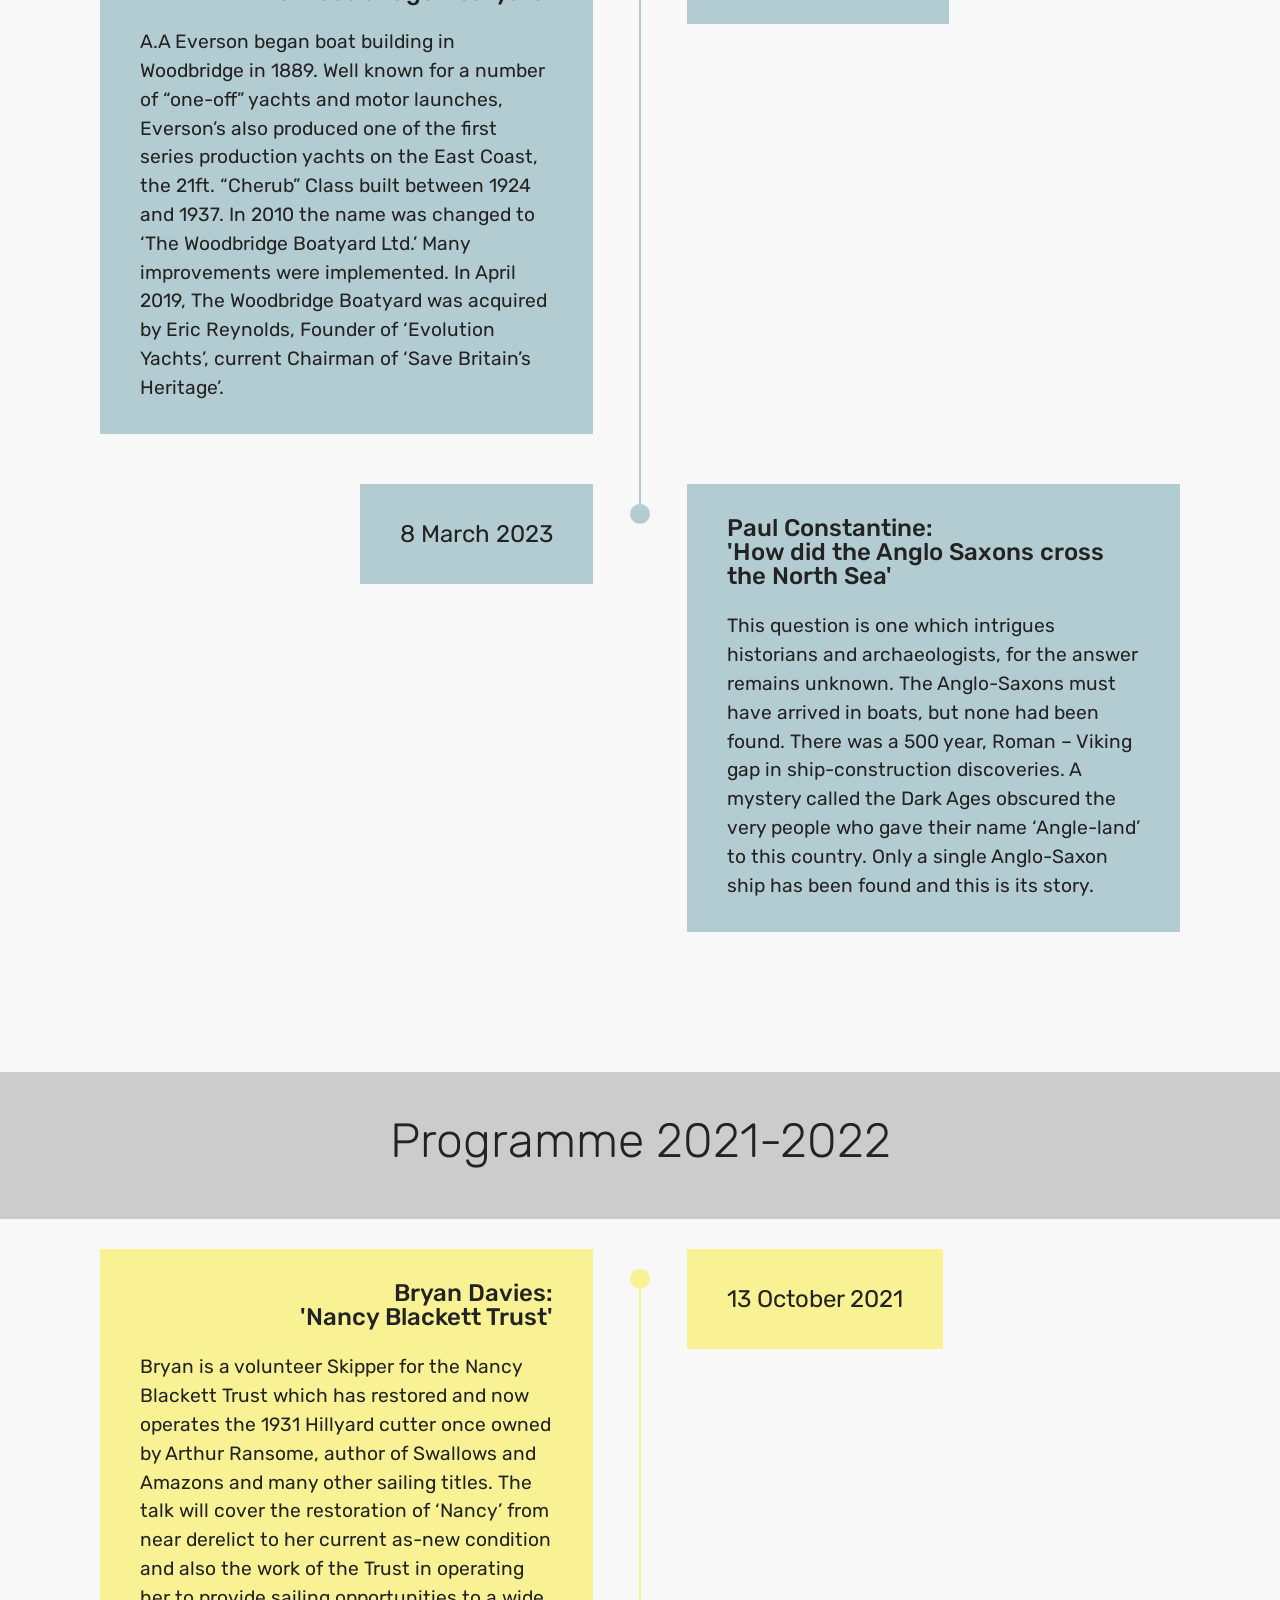
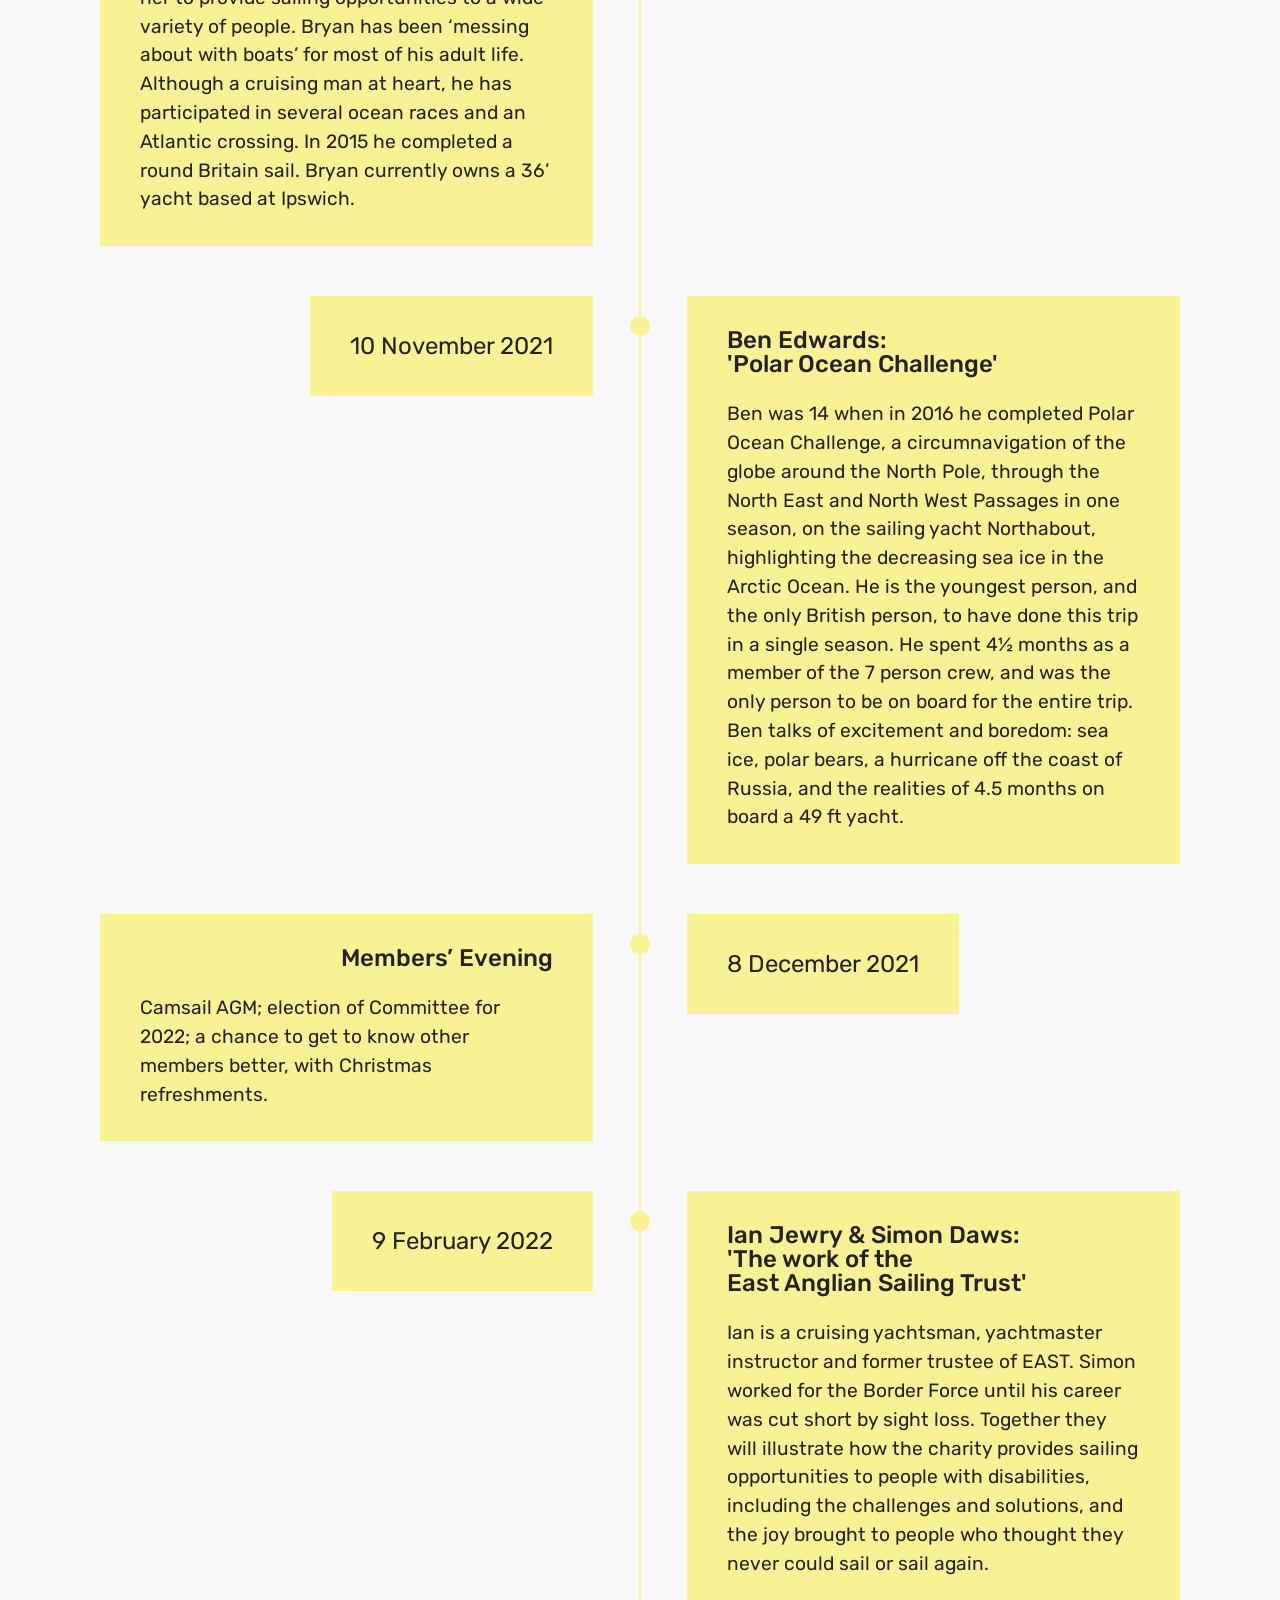
<file: page1.html>
<!DOCTYPE html>
<html  >
<head>
  <!-- Site made with Mobirise Website Builder v6.1.12, https://mobirise.com -->
  <meta charset="UTF-8">
  <meta http-equiv="X-UA-Compatible" content="IE=edge">
  <meta name="generator" content="Mobirise v6.1.12, mobirise.com">
  <meta name="viewport" content="width=device-width, initial-scale=1, minimum-scale=1">
  <link rel="shortcut icon" href="assets/images/logo5.png" type="image/x-icon">
  <meta name="description" content="Web Site Creator Description">
  
  
  <title>Previous programmes</title>
  <link rel="stylesheet" href="assets/bootstrap/css/bootstrap.min.css">
  <link rel="stylesheet" href="assets/bootstrap/css/bootstrap-grid.min.css">
  <link rel="stylesheet" href="assets/bootstrap/css/bootstrap-reboot.min.css">
  <link rel="stylesheet" href="assets/tether/tether.min.css">
  <link rel="stylesheet" href="assets/theme/css/style.css">
  <link rel="preload" href="https://fonts.googleapis.com/css?family=Rubik:300,300i,400,400i,500,500i,700,700i,900,900i&display=swap" as="style" onload="this.onload=null;this.rel='stylesheet'">
  <noscript><link rel="stylesheet" href="https://fonts.googleapis.com/css?family=Rubik:300,300i,400,400i,500,500i,700,700i,900,900i&display=swap"></noscript>
  <link rel="preload" as="style" href="assets/mobirise/css/mbr-additional.css?v=1j5rPm"><link rel="stylesheet" href="assets/mobirise/css/mbr-additional.css?v=1j5rPm" type="text/css">

  
  
  
</head>
<body>
  
  <section class="mbr-section content8 cid-qNRKA7PRLI" id="content8-i">

    

    <div class="container">
        <div class="media-container-row title">
            <div class="col-12 col-md-8">
                <div class="mbr-section-btn align-center"><a class="btn btn-primary display-4" href="index.html#header3-0">&nbsp; &nbsp; &nbsp; &nbsp; &nbsp; &nbsp; &nbsp; &nbsp; &nbsp; &nbsp; &nbsp; &nbsp; &nbsp; &nbsp; &nbsp; &nbsp; &nbsp; &nbsp; &nbsp; &nbsp; &nbsp; &nbsp; &nbsp; Home&nbsp; &nbsp; &nbsp; &nbsp; &nbsp; &nbsp; &nbsp; &nbsp; &nbsp; &nbsp; &nbsp; &nbsp; &nbsp; &nbsp; &nbsp; &nbsp; &nbsp; &nbsp; &nbsp; &nbsp;&nbsp;</a> <a class="btn btn-black-outline display-4" href="page1.html#content4-2c">2025-2026</a> <a class="btn btn-black-outline display-4" href="page1.html#content4-28">2024-2025</a> <a class="btn btn-black-outline display-4" href="page1.html#content4-26">2023-2024</a> <a class="btn btn-black-outline display-4" href="page1.html#content4-1k">2022-2023</a> <a class="btn btn-black-outline display-4" href="page1.html#content4-1y">2021-2022</a> <a class="btn btn-black-outline display-4" href="page1.html#content4-1n">2020-2021</a> <a class="btn btn-black-outline display-4" href="page1.html#content4-1r">2019-2020</a> <a class="btn btn-black-outline display-4" href="page1.html#timeline1-1k">2018-2019</a>
                    <a class="btn btn-black-outline display-4" href="page1.html#timeline1-20">2017-2018<br></a>  <a class="btn btn-black-outline display-4" href="page1.html#timeline1-1z">2016-2017<br></a></div>
            </div>
        </div>
    </div>
</section>

<section class="mbr-section content4 cid-v8t2svYR5Z" id="content4-2c">

    

    <div class="container">
        <div class="media-container-row">
            <div class="title col-12 col-md-8">
                <h2 class="align-center pb-3 mbr-fonts-style display-2">
                    Programme 2025-2026</h2>
                
                
            </div>
        </div>
    </div>
</section>

<section class="timeline1 cid-v8t27z3JHj" id="timeline1-2b">

    

    

    <div class="container align-center">
        
        

        <div class="container timelines-container" mbri-timelines="">
            <div class="row timeline-element reverse separline">      
                 <div class="timeline-date-panel col-xs-12 col-md-6  align-left">         
                    <div class="time-line-date-content">
                        <p class="mbr-timeline-date mbr-fonts-style display-5">8 October 2025</p>
                    </div>
                </div>
           <span class="iconBackground"></span>
            <div class="col-xs-12 col-md-6 align-right">
                <div class="timeline-text-content">
                    <h4 class="mbr-timeline-title pb-3 mbr-fonts-style display-5">Richard Pattison: 
<div>'The Saving of Varuna'</div></h4>
                    <p class="mbr-timeline-text mbr-fonts-style display-7">Rebuilding Varuna (an 1895 Essex smack) is the latest and ongoing project in a long line of my unusual and off beat sailing misadventures. Somehow these, and some other experiences, combined to influence the saving of a piece of local maritime heritage. From naivety of the sea to naivety of the shipyard and an introduction to shipwrighting, my often daunting journey has been as rewarding as the destination.</p>
                 </div>
            </div>
            </div>

            <div class="row timeline-element separline">
                <div class="timeline-date-panel col-xs-12 col-md-6 align-right">
                    <div class="time-line-date-content">
                        <p class="mbr-timeline-date mbr-fonts-style display-5">12 November 2025</p>
                    </div>
                </div>
                <span class="iconBackground"></span>
                <div class="col-xs-12 col-md-6 align-left ">
                    <div class="timeline-text-content">
                        <h4 class="mbr-timeline-title pb-3 mbr-fonts-style display-5">Andy Beharrell:<br>Smuggling on the East Coast'</h4>
                        <p class="mbr-timeline-text mbr-fonts-style display-7">This talk looks at the golden age of smuggling on the east coast in the 17th and 18th century. It examines what was smuggled and why and considers the various highly creative methods used by the smugglers to evade capture. The various government attempts to prevent smuggling are considered and why they ultimately failed to prevent the smuggling gangs.<br></p>
                    </div>
                </div>
            </div> 


            <div class="row timeline-element reverse separline">
                <div class="timeline-date-panel col-xs-12 col-md-6  align-left">
                    <div class="time-line-date-content">
                        <p class="mbr-timeline-date mbr-fonts-style display-5">10 December 2025</p>
                    </div>
                </div>
                <span class="iconBackground"></span>
                <div class="col-xs-12 col-md-6 align-right">
                    <div class="timeline-text-content">
                        <h4 class="mbr-timeline-title pb-3 mbr-fonts-style display-5">Members’ Evening</h4>      
                        <p class="mbr-timeline-text mbr-fonts-style display-7">Camsail AGM; election of Committee for 2026; a chance to share sailing experiences and to get to know other members better (with Christmas refreshments), including reports from any Camsail trips since last season.</p>
                    </div>
                </div>
            </div>

            <div class="row timeline-element separline">
                <div class="timeline-date-panel col-xs-12 col-md-6 align-right">
                    <div class="time-line-date-content">
                        <p class="mbr-timeline-date mbr-fonts-style display-5">14 January 2026</p>
                    </div>
                </div>
                <span class="iconBackground"></span>
                <div class="col-xs-12 col-md-6 align-left ">
                    <div class="timeline-text-content">
                        <h4 class="mbr-timeline-title pb-3 mbr-fonts-style display-5">Chris Gomersall:<br> 'Wildlife Photography at Sea'</h4>
                        <p class="mbr-timeline-text mbr-fonts-style display-7">Chris Gomersall is a professional wildlife photographer, author and tour leader, whose work has received awards in many international competitions, including once being chosen as the overall winner of European Wildlife Photographer of the Year. His travels have frequently involved photographing wildlife at sea, from sailing vessels, small cruise ships, pelagic trawlers and even fisheries protection vessels. For the last twenty years or so, he has also acted as a wildlife guide on around 50 live-aboard cruises in the Hebrides. In this presentation Chris will share with you some favourite images from his seagoing adventures.  </p>
                    </div>
                </div>
            </div>


            <div class="row timeline-element reverse separline">
                <div class="timeline-date-panel col-xs-12 col-md-6  align-left">
                    <div class="time-line-date-content">
                        <p class="mbr-timeline-date mbr-fonts-style display-5">18 February 2026</p>
                    </div>
                </div>
                <span class="iconBackground"></span>
                <div class="col-xs-12 col-md-6 align-right">
                    <div class="timeline-text-content">
                        <h4 class="mbr-timeline-title pb-3 mbr-fonts-style display-5"><div>Cameron Jones: </div><div>'Harwich Pilot'</div></h4>
                        <p class="mbr-timeline-text mbr-fonts-style display-7">Cameron Jones is a marine pilot responsible for navigating ships in and out of Ipswich, Harwich and Felixstowe (the largest container port in the UK). During his 14 year career at sea he has worked on commercial and military vessels before taking his experience into piloting vessels. He will offer an insight into what it takes to safely navigate some of the world’s largest ships and what can be done by recreational water users to keep themselves safe when sailing near large vessels.</p>
                    </div>
                </div>
            </div>


            <div class="row timeline-element">
                <div class="timeline-date-panel col-xs-12 col-md-6 align-right">
                    <div class="time-line-date-content">
                       <p class="mbr-timeline-date mbr-fonts-style display-5">11 March 2026</p>
                    </div>
                </div>
                <span class="iconBackground"></span>
                <div class="col-xs-12 col-md-6 align-left ">
                    <div class="timeline-text-content">
                        <h4 class="mbr-timeline-title pb-3 mbr-fonts-style display-5">Edward Gildea:<br>'On Icebergs and Albatrosses'</h4>
                        <p class="mbr-timeline-text mbr-fonts-style display-5">Edward Gildea’s experiences of sailing around the world powerfully connected him to the beauty of our planet. What is it like to helm during a Pacific storm? How do you cope with big waves? What is life like below decks for weeks on end? He learned, paradoxically, how very small the planet is and how delicately balanced, even if it feels powerful. He encountered whales and albatrosses and saw graveyards of bleached coral. Now overheated, our future will be determined by our oceans.<strong><br></strong><br><br></p>
                    </div>
                </div>
            </div>

            

            

            

            

            

            
        </div>
    </div>
</section>

<section class="mbr-section content4 cid-uC0qu4xGze" id="content4-28">

    

    <div class="container">
        <div class="media-container-row">
            <div class="title col-12 col-md-8">
                <h2 class="align-center pb-3 mbr-fonts-style display-2">
                    Programme 2024-2025</h2>
                
                
            </div>
        </div>
    </div>
</section>

<section class="timeline1 cid-uC0qaKGuLd" id="timeline1-27">

    

    

    <div class="container align-center">
        
        

        <div class="container timelines-container" mbri-timelines="">
            <div class="row timeline-element reverse separline">      
                 <div class="timeline-date-panel col-xs-12 col-md-6  align-left">         
                    <div class="time-line-date-content">
                        <p class="mbr-timeline-date mbr-fonts-style display-5">9 October 2024</p>
                    </div>
                </div>
           <span class="iconBackground"></span>
            <div class="col-xs-12 col-md-6 align-right">
                <div class="timeline-text-content">
                    <h4 class="mbr-timeline-title pb-3 mbr-fonts-style display-5">Sarah Curtis: 
<div>'Harry King &amp; Sons Pin Mill'</div></h4>
                    <p class="mbr-timeline-text mbr-fonts-style display-7">Sarah Curtis runs Harry King &amp; Sons boatyard with her husband Gus, who has been working at the yard for 35 years.  The couple were asked to continue the King’s legacy by Harry King’s grandson, Geoff, when he retired in 2005. Local girl Sarah grew up sailing the Smack Dorothy which was rebuilt by her stepfather and shipwright Joe Dunnett. She is writing a book on the boatyard’s history.</p>
                 </div>
            </div>
            </div>

            <div class="row timeline-element separline">
                <div class="timeline-date-panel col-xs-12 col-md-6 align-right">
                    <div class="time-line-date-content">
                        <p class="mbr-timeline-date mbr-fonts-style display-5">13 November 2024</p>
                    </div>
                </div>
                <span class="iconBackground"></span>
                <div class="col-xs-12 col-md-6 align-left ">
                    <div class="timeline-text-content">
                        <h4 class="mbr-timeline-title pb-3 mbr-fonts-style display-5">David &amp; Liz White:<br>Round the World in Five Years'</h4>
                        <p class="mbr-timeline-text mbr-fonts-style display-7">David &amp; Liz White agreed that they should wait until their boys were out of nappies before starting this trip. Inevitably it was some time after this before they set off with their two boys, who were then five and eight years old! This talk is about their five year circumnavigation (from 1997 to 2002), all four of them in a 34ft yacht, and some of their experiences along the way.<br></p>
                    </div>
                </div>
            </div> 


            <div class="row timeline-element reverse separline">
                <div class="timeline-date-panel col-xs-12 col-md-6  align-left">
                    <div class="time-line-date-content">
                        <p class="mbr-timeline-date mbr-fonts-style display-5">11 December 2024</p>
                    </div>
                </div>
                <span class="iconBackground"></span>
                <div class="col-xs-12 col-md-6 align-right">
                    <div class="timeline-text-content">
                        <h4 class="mbr-timeline-title pb-3 mbr-fonts-style display-5">Members’ Evening</h4>      
                        <p class="mbr-timeline-text mbr-fonts-style display-7">Camsail AGM; election of Committee for 2025; a chance to share sailing experiences and to get to know other members better (with Christmas refreshments), including reports from any Camsail trips since last season.</p>
                    </div>
                </div>
            </div>

            <div class="row timeline-element separline">
                <div class="timeline-date-panel col-xs-12 col-md-6 align-right">
                    <div class="time-line-date-content">
                        <p class="mbr-timeline-date mbr-fonts-style display-5">8 January 2025</p>
                    </div>
                </div>
                <span class="iconBackground"></span>
                <div class="col-xs-12 col-md-6 align-left ">
                    <div class="timeline-text-content">
                        <h4 class="mbr-timeline-title pb-3 mbr-fonts-style display-5">David Davies:<br> 'Samuel Pepys'</h4>
                        <p class="mbr-timeline-text mbr-fonts-style display-7">David Davies is the chairman of the Society for Nautical Research. His books Pepys's Navy and Kings of the Sea: Charles II, James II and the Royal Navy won the Pepys and Anderson prizes respectively. Samuel Pepys, a Huntingdon man and founder of one of Cambridge's finest libraries, is best known as a lively diarist. But he was also perhaps the most influential naval administrator in British history, knew the east coast well and was closely involved with the development of the dockyard at Harwich, where he also served as MP.  </p>
                    </div>
                </div>
            </div>


            <div class="row timeline-element reverse separline">
                <div class="timeline-date-panel col-xs-12 col-md-6  align-left">
                    <div class="time-line-date-content">
                        <p class="mbr-timeline-date mbr-fonts-style display-5">12 February 2025</p>
                    </div>
                </div>
                <span class="iconBackground"></span>
                <div class="col-xs-12 col-md-6 align-right">
                    <div class="timeline-text-content">
                        <h4 class="mbr-timeline-title pb-3 mbr-fonts-style display-5"><div>John Aylmer: </div><div>'Flotilla Sailing from 2 Viewpoints'</div></h4>
                        <p class="mbr-timeline-text mbr-fonts-style display-7">John Aylmer enjoyed his twenty second sailing trip in Croatian waters in September 2022. About half of those trips were flotilla sailing, initially as client and then later as helper/instructor. John will describe what has drawn him to those waters for so long, and some of his experiences on both sides of that flotilla experience.</p>
                    </div>
                </div>
            </div>


            <div class="row timeline-element">
                <div class="timeline-date-panel col-xs-12 col-md-6 align-right">
                    <div class="time-line-date-content">
                       <p class="mbr-timeline-date mbr-fonts-style display-5">12 March 2025</p>
                    </div>
                </div>
                <span class="iconBackground"></span>
                <div class="col-xs-12 col-md-6 align-left ">
                    <div class="timeline-text-content">
                        <h4 class="mbr-timeline-title pb-3 mbr-fonts-style display-5">Mark Humphries:<br>'The Clipper Round The World Race'</h4>
                        <p class="mbr-timeline-text mbr-fonts-style display-5">Mark Humphries in 2019 discovered the Clipper Round the World Yacht Race just as the fleet of 11 matched yachts were about to set off on the 2019-20 race from St Katherine Docks in London. Weeks later, Mark had signed up to Leg 1 of the next race despite having no real sailing experience. He will talk about his 4 year journey from novice to ocean yacht racer with over 8,000 miles in his log book. He will cover the training, preparation and the race from Portsmouth to Punte del Este in Uruguay.<strong><br></strong><br><br></p>
                    </div>
                </div>
            </div>

            

            

            

            

            

            
        </div>
    </div>
</section>

<section class="mbr-section content4 cid-u1eCCHtgvT" id="content4-26">

    

    <div class="container">
        <div class="media-container-row">
            <div class="title col-12 col-md-8">
                <h2 class="align-center pb-3 mbr-fonts-style display-2">
                    Programme 2023-2024</h2>
                
                
            </div>
        </div>
    </div>
</section>

<section class="timeline1 cid-u1eC4Tj1Jk" id="timeline1-25">

    

    

    <div class="container align-center">
        
        

        <div class="container timelines-container" mbri-timelines="">
            <div class="row timeline-element reverse separline">      
                 <div class="timeline-date-panel col-xs-12 col-md-6  align-left">         
                    <div class="time-line-date-content">
                        <p class="mbr-timeline-date mbr-fonts-style display-5">11 October 2023</p>
                    </div>
                </div>
           <span class="iconBackground"></span>
            <div class="col-xs-12 col-md-6 align-right">
                <div class="timeline-text-content">
                    <h4 class="mbr-timeline-title pb-3 mbr-fonts-style display-5">Robert Smith: 
<div>'Tales of a Harbour Master'</div></h4>
                    <p class="mbr-timeline-text mbr-fonts-style display-7">In 2000, Robert became Wells Harbour Master. In 2016/7 he was recognised in the New Year’s Honours List and awarded an MBE for his services to the Port and Community of Wells. Tales of a Harbour Master not only take his audience on a journey of discovery of the history and workings of the Port, but also provide a light-hearted &amp; amusing glimpse of his life as Harbour Master. He is often asked what he enjoys most about his work; his reply is always the same: ‘Fresh Air &amp; Freedom’.</p>
                 </div>
            </div>
            </div>

            <div class="row timeline-element separline">
                <div class="timeline-date-panel col-xs-12 col-md-6 align-right">
                    <div class="time-line-date-content">
                        <p class="mbr-timeline-date mbr-fonts-style display-5">8 November 2023</p>
                    </div>
                </div>
                <span class="iconBackground"></span>
                <div class="col-xs-12 col-md-6 align-left ">
                    <div class="timeline-text-content">
                        <h4 class="mbr-timeline-title pb-3 mbr-fonts-style display-5">Carl Lamb:<br>Racing the Fastnet in a First 40'</h4>
                        <p class="mbr-timeline-text mbr-fonts-style display-7">The Fastnet is a race of many challenges, including negotiating infamous headlands and tidal gates such as St Albans Head, Portland Bill, The Lizard and Land’s End, and facing prevailing south-westerlies and gales in the Celtic Sea. Carl has undertaken three Fastnet campaigns in First 40s, and will tell of what it is like competing in a normal sized yacht, which on most days is in cruising mode, and how the crew prepare for the challenge ahead of them.<br></p>
                    </div>
                </div>
            </div> 


            <div class="row timeline-element reverse separline">
                <div class="timeline-date-panel col-xs-12 col-md-6  align-left">
                    <div class="time-line-date-content">
                        <p class="mbr-timeline-date mbr-fonts-style display-5">13 December 2023</p>
                    </div>
                </div>
                <span class="iconBackground"></span>
                <div class="col-xs-12 col-md-6 align-right">
                    <div class="timeline-text-content">
                        <h4 class="mbr-timeline-title pb-3 mbr-fonts-style display-5">Members’ Evening</h4>      
                        <p class="mbr-timeline-text mbr-fonts-style display-7">Camsail AGM; election of Committee for 2024; a chance to share sailing experiences and to get to know other members better (with Christmas refreshments), including reports from any Camsail trips since last season.</p>
                    </div>
                </div>
            </div>

            <div class="row timeline-element separline">
                <div class="timeline-date-panel col-xs-12 col-md-6 align-right">
                    <div class="time-line-date-content">
                        <p class="mbr-timeline-date mbr-fonts-style display-5">10 January 2024</p>
                    </div>
                </div>
                <span class="iconBackground"></span>
                <div class="col-xs-12 col-md-6 align-left ">
                    <div class="timeline-text-content">
                        <h4 class="mbr-timeline-title pb-3 mbr-fonts-style display-5">Stuart Withington:<br> 'Doctor At Sea'</h4>
                        <p class="mbr-timeline-text mbr-fonts-style display-7">Stuart finally realised his ambition to sail across the Atlantic when he signed up to do the ARC in 2013. Being the only medically qualified member of the crew, he was made the ship’s doctor and charged with preparing the medical kit. He will talk about how he decided on what instruments and medicines to take, and what preparations were made for that (and subsequent) voyages. The talk will cover various aspects of yacht design that may have medical consequences.  </p>
                    </div>
                </div>
            </div>


            <div class="row timeline-element reverse separline">
                <div class="timeline-date-panel col-xs-12 col-md-6  align-left">
                    <div class="time-line-date-content">
                        <p class="mbr-timeline-date mbr-fonts-style display-5">14 February 2024</p>
                    </div>
                </div>
                <span class="iconBackground"></span>
                <div class="col-xs-12 col-md-6 align-right">
                    <div class="timeline-text-content">
                        <h4 class="mbr-timeline-title pb-3 mbr-fonts-style display-5"><div>Graham and Lorraine Parkinson: </div><div>'A Twenty Two Year Sabbatical'</div></h4>
                        <p class="mbr-timeline-text mbr-fonts-style display-7">This is the story of a couple of incurable dreamers who set out to build a round the world cruising yacht and embark on an epic voyage. The story includes some fantastic ocean sailing in some of the world’s most astonishingly beautiful locations, and more than a few little dramas along the way. A tale of amazing discoveries and an appreciation of this wonderful planet we call home, all helped along with a few songs written along the way to add to the story.</p>
                    </div>
                </div>
            </div>


            <div class="row timeline-element">
                <div class="timeline-date-panel col-xs-12 col-md-6 align-right">
                    <div class="time-line-date-content">
                       <p class="mbr-timeline-date mbr-fonts-style display-5">13 March 2024</p>
                    </div>
                </div>
                <span class="iconBackground"></span>
                <div class="col-xs-12 col-md-6 align-left ">
                    <div class="timeline-text-content">
                        <h4 class="mbr-timeline-title pb-3 mbr-fonts-style display-5"></h4>
                        <p class="mbr-timeline-text mbr-fonts-style display-5"><strong>(i) Graham Cox:
<br>'Grafam Water Sailability'</strong><br>RYA Sailability enables disabled people to sail.  A range of disabilities, physical and mental, provide interesting challenges. GWS has a fleet of 12 Challenger trimarans, variously adapted, and other boats for particular requirements.<br><br><strong>(ii) Mike Pearce:<br>Dawn Rose - Living Abroad</strong><br>Departing from Ipswich Haven in May 2012, we have cruised Dawn Rose, our Hanse 370, down the Atlantic coast and across the Mediterranean over the past 11 years. She is currently based in the Argolic Gulf. Hear our experiences of the locations where we have stored Dawn Rose en route, including some of the pros and cons of being based in foreign waters.<strong><br></strong><br><br></p>
                    </div>
                </div>
            </div>

            

            

            

            

            

            
        </div>
    </div>
</section>

<section class="mbr-section content4 cid-sZ2acmK5vY" id="content4-1k">

    

    <div class="container">
        <div class="media-container-row">
            <div class="title col-12 col-md-8">
                <h2 class="align-center pb-3 mbr-fonts-style display-2">
                    Programme 2022-2023</h2>
                
                
            </div>
        </div>
    </div>
</section>

<section class="timeline1 cid-tv5X4cjR8G" id="timeline1-1w">

    

    

    <div class="container align-center">
        
        

        <div class="container timelines-container" mbri-timelines="">
            <div class="row timeline-element reverse separline">      
                 <div class="timeline-date-panel col-xs-12 col-md-6  align-left">         
                    <div class="time-line-date-content">
                        <p class="mbr-timeline-date mbr-fonts-style display-5">12 October 2022</p>
                    </div>
                </div>
           <span class="iconBackground"></span>
            <div class="col-xs-12 col-md-6 align-right">
                <div class="timeline-text-content">
                    <h4 class="mbr-timeline-title pb-3 mbr-fonts-style display-5">Sean Chenery: 
<div>'Galloper Offshore Wind Farm'</div></h4>
                    <p class="mbr-timeline-text mbr-fonts-style display-7">Galloper Offshore Wind Farm is situated off the Suffolk coast and produces 353MW which is enough to power 380,000 homes. Sean Chenery (the General Manager) will talk about day to day operations based from the Operations &amp; Maintenance Base in Harwich, the future growth of offshore wind off the Suffolk coast and what requirements are placed on the operator to monitor and report the impacts of such operations. </p>
                 </div>
            </div>
            </div>

            <div class="row timeline-element separline">
                <div class="timeline-date-panel col-xs-12 col-md-6 align-right">
                    <div class="time-line-date-content">
                        <p class="mbr-timeline-date mbr-fonts-style display-5">9 November 2022</p>
                    </div>
                </div>
                <span class="iconBackground"></span>
                <div class="col-xs-12 col-md-6 align-left ">
                    <div class="timeline-text-content">
                        <h4 class="mbr-timeline-title pb-3 mbr-fonts-style display-5">Dr Imre Vadasz:<br>'Fastnet 1979'</h4>
                        <p class="mbr-timeline-text mbr-fonts-style display-7">The 1979 Fastnet race proved a milestone in ocean racing history. An exceptional storm hit the fleet of 303 yachts in the Irish Sea, turning an amateur sailing event into a maritime disaster. 24 boats were abandoned and 15 participants lost their lives. The lessons learnt lead to improved designs, equipment and safety regulations. There have been great advances in technology, navigation, communication and weather forecasting. Even so, the forces of nature remain challenging and a story about how one boat coped with the storm, what life was like on board, should be of interest to all yachtsman, cruising or racing.<br></p>
                    </div>
                </div>
            </div> 


            <div class="row timeline-element reverse separline">
                <div class="timeline-date-panel col-xs-12 col-md-6  align-left">
                    <div class="time-line-date-content">
                        <p class="mbr-timeline-date mbr-fonts-style display-5">14 December 2022</p>
                    </div>
                </div>
                <span class="iconBackground"></span>
                <div class="col-xs-12 col-md-6 align-right">
                    <div class="timeline-text-content">
                        <h4 class="mbr-timeline-title pb-3 mbr-fonts-style display-5">Members’ Evening</h4>      
                        <p class="mbr-timeline-text mbr-fonts-style display-7">Camsail AGM; election of Committee; a chance to share sailing experiences and to get to know other members better (with Christmas refreshments), including reports from any Camsail trips since last season.</p>
                    </div>
                </div>
            </div>

            <div class="row timeline-element separline">
                <div class="timeline-date-panel col-xs-12 col-md-6 align-right">
                    <div class="time-line-date-content">
                        <p class="mbr-timeline-date mbr-fonts-style display-5">11 January 2023</p>
                    </div>
                </div>
                <span class="iconBackground"></span>
                <div class="col-xs-12 col-md-6 align-left ">
                    <div class="timeline-text-content">
                        <h4 class="mbr-timeline-title pb-3 mbr-fonts-style display-5">Charles Joint:<br> 'Lessons Learnt'</h4>
                        <p class="mbr-timeline-text mbr-fonts-style display-7">In 1994 I was serving with the United Nations in Kuwait/Iraq.  During my occasional time off, I joined the Kuwait Offshore Sailing Association which was being re-built following the Iraq invasion.  I was invited to help with a yacht delivery from Dubai to Kuwait City. In hindsight I learnt a lot from a fishing net – come and hear what happened! </p>
                    </div>
                </div>
            </div>


            <div class="row timeline-element reverse separline">
                <div class="timeline-date-panel col-xs-12 col-md-6  align-left">
                    <div class="time-line-date-content">
                        <p class="mbr-timeline-date mbr-fonts-style display-5">8 February 2023</p>
                    </div>
                </div>
                <span class="iconBackground"></span>
                <div class="col-xs-12 col-md-6 align-right">
                    <div class="timeline-text-content">
                        <h4 class="mbr-timeline-title pb-3 mbr-fonts-style display-5"><div>Eric Reynolds:
</div><div>'The Woodbridge Boatyard'</div></h4>
                        <p class="mbr-timeline-text mbr-fonts-style display-7">A.A Everson began boat building in Woodbridge in 1889. Well known for a number of “one-off” yachts and motor launches, Everson’s also produced one of the first series production yachts on the East Coast, the 21ft. “Cherub” Class built between 1924 and 1937. In 2010 the name was changed to ‘The Woodbridge Boatyard Ltd.’ Many improvements were implemented. In April 2019, The Woodbridge Boatyard was acquired by Eric Reynolds, Founder of ‘Evolution Yachts’, current Chairman of ‘Save Britain’s Heritage’. <br></p>
                    </div>
                </div>
            </div>


            <div class="row timeline-element">
                <div class="timeline-date-panel col-xs-12 col-md-6 align-right">
                    <div class="time-line-date-content">
                       <p class="mbr-timeline-date mbr-fonts-style display-5">8 March 2023</p>
                    </div>
                </div>
                <span class="iconBackground"></span>
                <div class="col-xs-12 col-md-6 align-left ">
                    <div class="timeline-text-content">
                        <h4 class="mbr-timeline-title pb-3 mbr-fonts-style display-5">Paul Constantine:<br>'How did the Anglo Saxons cross the North Sea'</h4>
                        <p class="mbr-timeline-text mbr-fonts-style display-7">This question is one which intrigues historians and archaeologists, for the answer remains unknown. The Anglo-Saxons must have arrived in boats, but none had been found. There was a 500 year, Roman – Viking gap in ship-construction discoveries. A mystery called the Dark Ages obscured the very people who gave their name ‘Angle-land’ to this country. Only a single Anglo-Saxon ship has been found and this is its story.<br></p>
                    </div>
                </div>
            </div>

            

            

            

            

            

            
        </div>
    </div>
</section>

<section class="mbr-section content4 cid-tv5XcOSUi1" id="content4-1y">

    

    <div class="container">
        <div class="media-container-row">
            <div class="title col-12 col-md-8">
                <h2 class="align-center pb-3 mbr-fonts-style display-2">
                    Programme 2021-2022</h2>
                
                
            </div>
        </div>
    </div>
</section>

<section class="timeline1 cid-sZ2adAheCG" id="timeline1-1l">

    

    

    <div class="container align-center">
        
        

        <div class="container timelines-container" mbri-timelines="">
            <div class="row timeline-element reverse separline">      
                 <div class="timeline-date-panel col-xs-12 col-md-6  align-left">         
                    <div class="time-line-date-content">
                        <p class="mbr-timeline-date mbr-fonts-style display-5">13 October 2021</p>
                    </div>
                </div>
           <span class="iconBackground"></span>
            <div class="col-xs-12 col-md-6 align-right">
                <div class="timeline-text-content">
                    <h4 class="mbr-timeline-title pb-3 mbr-fonts-style display-5">Bryan Davies: 
<div>'Nancy Blackett Trust'</div></h4>
                    <p class="mbr-timeline-text mbr-fonts-style display-7">Bryan is a volunteer Skipper for the Nancy Blackett Trust which has restored and now operates the 1931 Hillyard cutter once owned by Arthur Ransome, author of Swallows and Amazons and many other sailing titles. The talk will cover the restoration of ‘Nancy’ from near derelict to her current as-new condition and also the work of the Trust in operating her to provide sailing opportunities to a wide variety of people.    Bryan has been ‘messing about with boats’ for most of his adult life.  Although a cruising man at heart, he has participated in several ocean races and an Atlantic crossing.  In 2015 he completed a round Britain sail. Bryan currently owns a 36’ yacht based at Ipswich.&nbsp;</p>
                 </div>
            </div>
            </div>

            <div class="row timeline-element separline">
                <div class="timeline-date-panel col-xs-12 col-md-6 align-right">
                    <div class="time-line-date-content">
                        <p class="mbr-timeline-date mbr-fonts-style display-5">
                            10 November 2021</p>
                    </div>
                </div>
                <span class="iconBackground"></span>
                <div class="col-xs-12 col-md-6 align-left ">
                    <div class="timeline-text-content">
                        <h4 class="mbr-timeline-title pb-3 mbr-fonts-style display-5">Ben Edwards:<br>'Polar Ocean Challenge'</h4>
                        <p class="mbr-timeline-text mbr-fonts-style display-7">Ben was 14 when in 2016 he completed Polar Ocean Challenge, a circumnavigation of the globe around the North Pole, through the North East and North West Passages in one season, on the sailing yacht Northabout, highlighting the decreasing sea ice in the Arctic Ocean. He is the youngest person, and the only British person, to have done this trip in a single season. He spent 4½ months as a member of the 7 person crew, and was the only person to be on board for the entire trip. Ben talks of excitement and boredom: sea ice, polar bears, a hurricane off the coast of Russia, and the realities of 4.5 months on board a 49 ft yacht.<br></p>
                    </div>
                </div>
            </div> 


            <div class="row timeline-element reverse separline">
                <div class="timeline-date-panel col-xs-12 col-md-6  align-left">
                    <div class="time-line-date-content">
                        <p class="mbr-timeline-date mbr-fonts-style display-5">8 December 2021</p>
                    </div>
                </div>
                <span class="iconBackground"></span>
                <div class="col-xs-12 col-md-6 align-right">
                    <div class="timeline-text-content">
                        <h4 class="mbr-timeline-title pb-3 mbr-fonts-style display-5">Members’ Evening</h4>      
                        <p class="mbr-timeline-text mbr-fonts-style display-7">Camsail AGM; election of Committee for 2022; a chance to get to know other members better, with Christmas refreshments.</p>
                    </div>
                </div>
            </div>

            <div class="row timeline-element separline">
                <div class="timeline-date-panel col-xs-12 col-md-6 align-right">
                    <div class="time-line-date-content">
                        <p class="mbr-timeline-date mbr-fonts-style display-5">9 February 2022</p>
                    </div>
                </div>
                <span class="iconBackground"></span>
                <div class="col-xs-12 col-md-6 align-left ">
                    <div class="timeline-text-content">
                        <h4 class="mbr-timeline-title pb-3 mbr-fonts-style display-5">Ian Jewry &amp; Simon Daws:
<div>'The work of the
</div><div>East Anglian Sailing Trust'</div></h4>
                        <p class="mbr-timeline-text mbr-fonts-style display-7">Ian is a cruising yachtsman, yachtmaster instructor and former trustee of EAST. Simon worked for the Border Force until his career was cut short by sight loss. Together they will illustrate how the charity provides sailing opportunities to people with disabilities, including the challenges and solutions, and the joy brought to people who thought they never could sail or sail again.</p>
                    </div>
                </div>
            </div>


            <div class="row timeline-element reverse separline">
                <div class="timeline-date-panel col-xs-12 col-md-6  align-left">
                    <div class="time-line-date-content">
                        <p class="mbr-timeline-date mbr-fonts-style display-5">9 March 2022</p>
                    </div>
                </div>
                <span class="iconBackground"></span>
                <div class="col-xs-12 col-md-6 align-right">
                    <div class="timeline-text-content">
                        <h4 class="mbr-timeline-title pb-3 mbr-fonts-style display-5"><div>Jonathan Dyke:
</div><div>'The Big Dig: Suffolk Yacht Harbour'</div></h4>
                        <p class="mbr-timeline-text mbr-fonts-style display-7">”The Big Dig” is a history of the planning and development of Suffolk Yacht Harbour and the dream of turning flooded salt marshes into a marina. The talk will cover over fifty years of mud, blood, sweat and tears: starting with the excavation of the earliest yacht basin, through the expansion of facilities afloat and ashore, highlighting the current facilities offered by the largest independent marina in the UK.<br></p>
                    </div>
                </div>
            </div>


            <div class="row timeline-element">
                <div class="timeline-date-panel col-xs-12 col-md-6 align-right">
                    <div class="time-line-date-content">
                       <p class="mbr-timeline-date mbr-fonts-style display-5">13 April 2022</p>
                    </div>
                </div>
                <span class="iconBackground"></span>
                <div class="col-xs-12 col-md-6 align-left ">
                    <div class="timeline-text-content">
                        <h4 class="mbr-timeline-title pb-3 mbr-fonts-style display-5">Peter Jones:<br>'From Marseille to Honfleur by the Inland Waterways'</h4>
                        <p class="mbr-timeline-text mbr-fonts-style display-7">Within 6 weeks of buying Allegria I had recruited three crew for a journey of unknown length. About halfway between leaving Gosport on 12.05.09 and reaching Marseille on the 20.04 11 I had no difficulty in deciding to return home via the inland waterways of France.
It seemed a simple way of avoiding the NW trade winds along the Atlantic coast, and the rivers Rhone, Saone, Marne and several canals connecting to the magnificent Seine proved a wonderful journey. Apart from no sailing, it was a journey of endless delights: gastronomy in Lyon, vineyards of Hermitage, sur le pont d'Avignon, Pt. De Arsenal next the Bastille, battlefields of the Marne, and an infinite variety of canal locks.
<br>No boat trip is without its problems! The raw water filter jammed with weed in the narrower canals, and clingfilm, thrown in the water from unwrapping the mast in Honfleur, caused engine failure mid-river approaching Le Havre!<br></p>
                    </div>
                </div>
            </div>

            

            

            

            

            

            
        </div>
    </div>
</section>

<section class="mbr-section content4 cid-sqA3BiXMSI" id="content4-1n">

    

    <div class="container">
        <div class="media-container-row">
            <div class="title col-12 col-md-8">
                <h2 class="align-center pb-3 mbr-fonts-style display-2">
                    Programme 2020-2021</h2>
                
                
            </div>
        </div>
    </div>
</section>

<section class="timeline1 cid-sqzYud5hsT" id="timeline1-1m">

    

    

    <div class="container align-center">
        
        

        <div class="container timelines-container" mbri-timelines="">
            <div class="row timeline-element reverse separline">      
                 <div class="timeline-date-panel col-xs-12 col-md-6  align-left">         
                    <div class="time-line-date-content">
                        <p class="mbr-timeline-date mbr-fonts-style display-5">14 October 2020</p>
                    </div>
                </div>
           <span class="iconBackground"></span>
            <div class="col-xs-12 col-md-6 align-right">
                <div class="timeline-text-content">
                    <h4 class="mbr-timeline-title pb-3 mbr-fonts-style display-5">DVD 'Life on the Deben'</h4>
                    <p class="mbr-timeline-text mbr-fonts-style display-7">This film was made in 2017 by Tim Curtis, and presented by John McCarthy.</p>
                 </div>
            </div>
            </div>

            <div class="row timeline-element separline">
                <div class="timeline-date-panel col-xs-12 col-md-6 align-right">
                    <div class="time-line-date-content">
                        <p class="mbr-timeline-date mbr-fonts-style display-5">
                            11 November 2020</p>
                    </div>
                </div>
                <span class="iconBackground"></span>
                <div class="col-xs-12 col-md-6 align-left ">
                    <div class="timeline-text-content">
                        <h4 class="mbr-timeline-title pb-3 mbr-fonts-style display-5">Four members</h4>
                        <p class="mbr-timeline-text mbr-fonts-style display-7">Four members gave short presentations on sailing subjects:<br>1: a cruise along the South Coast Summer '20;<br>2: a dramatic RNLI rescue;<br>3: reviews of some books of interest to sailors;<br>4: cruising in the Stockholm archipelago.</p>
                    </div>
                </div>
            </div> 


            <div class="row timeline-element reverse separline">
                <div class="timeline-date-panel col-xs-12 col-md-6  align-left">
                    <div class="time-line-date-content">
                        <p class="mbr-timeline-date mbr-fonts-style display-5">9 December 2020</p>
                    </div>
                </div>
                <span class="iconBackground"></span>
                <div class="col-xs-12 col-md-6 align-right">
                    <div class="timeline-text-content">
                        <h4 class="mbr-timeline-title pb-3 mbr-fonts-style display-5">Members’ Evening</h4>      
                        <p class="mbr-timeline-text mbr-fonts-style display-7">Chairperson's and Treasurer's reports for 2019/2020;<br>A sailing quiz!</p>
                    </div>
                </div>
            </div>

            <div class="row timeline-element separline">
                <div class="timeline-date-panel col-xs-12 col-md-6 align-right">
                    <div class="time-line-date-content">
                        <p class="mbr-timeline-date mbr-fonts-style display-5">13 January 2021</p>
                    </div>
                </div>
                <span class="iconBackground"></span>
                <div class="col-xs-12 col-md-6 align-left ">
                    <div class="timeline-text-content">
                        <h4 class="mbr-timeline-title pb-3 mbr-fonts-style display-5">Keith Swinburne:
<div>'Crossing Biscay two ways'</div></h4>
                        <p class="mbr-timeline-text mbr-fonts-style display-7">The Bay of Biscay has something of a reputation; feared by generations sailors and classed as ocean by yacht insurers. In 2019 husband and wife team Keith and Gilly Swinburne took Mystic Breeze from her home port in south Brittany to explore the Rías of Galicia and the Costa Da Morte. Hear what the outbound passage in late March and the return just ahead of storm Miguel had to offer.</p>
                    </div>
                </div>
            </div>


            <div class="row timeline-element reverse separline">
                <div class="timeline-date-panel col-xs-12 col-md-6  align-left">
                    <div class="time-line-date-content">
                        <p class="mbr-timeline-date mbr-fonts-style display-5">
                            10 February 2021</p>
                    </div>
                </div>
                <span class="iconBackground"></span>
                <div class="col-xs-12 col-md-6 align-right">
                    <div class="timeline-text-content">
                        <h4 class="mbr-timeline-title pb-3 mbr-fonts-style display-5">Four members</h4>
                        <p class="mbr-timeline-text mbr-fonts-style display-7">Four members gave short presentations on sailing subjects:
<br>1: many years of sailing &nbsp;on the East Coast;<br>2: review of 'Team Spirit' by Brendan Hall;<br>3 a yacht delivery: Dubai to Kuwait;<br>4: meeting 'Peacefleet' in Croatia.</p>
                    </div>
                </div>
            </div>


            <div class="row timeline-element">
                <div class="timeline-date-panel col-xs-12 col-md-6 align-right">
                    <div class="time-line-date-content">
                       <p class="mbr-timeline-date mbr-fonts-style display-5">
                            10 March 2021</p>
                    </div>
                </div>
                <span class="iconBackground"></span>
                <div class="col-xs-12 col-md-6 align-left ">
                    <div class="timeline-text-content">
                        <h4 class="mbr-timeline-title pb-3 mbr-fonts-style display-5">DVD: Don Street<br>'Antigua Race Week'</h4>
                        <p class="mbr-timeline-text mbr-fonts-style display-7">A one hour award winning documentary which lets you share the intense sailing action on-board 'Iolaire' - the legendary 46 foot engineless wooden yawl then 80 years old - during Antigua Race Week 1985, her last entry to one of the world's top sailing events.</p>
                    </div>
                </div>
            </div>

            

            

            

            

            

            
        </div>
    </div>
</section>

<section class="mbr-section content4 cid-sZ2nmgvxUO" id="content4-1r">

    

    <div class="container">
        <div class="media-container-row">
            <div class="title col-12 col-md-8">
                <h2 class="align-center pb-3 mbr-fonts-style display-2">
                    Programme 2019-2020</h2>
                
                
            </div>
        </div>
    </div>
</section>

<section class="timeline1 cid-sZ2jYdWNOw" id="timeline1-1m">

    

    

    <div class="container align-center">
        
        

        <div class="container timelines-container" mbri-timelines="">
            <div class="row timeline-element reverse separline">      
                 <div class="timeline-date-panel col-xs-12 col-md-6  align-left">         
                    <div class="time-line-date-content">
                        <p class="mbr-timeline-date mbr-fonts-style display-5">9 October 2019</p>
                    </div>
                </div>
           <span class="iconBackground"></span>
            <div class="col-xs-12 col-md-6 align-right">
                <div class="timeline-text-content">
                    <h4 class="mbr-timeline-title pb-3 mbr-fonts-style display-5">Bob Bradfield: 
<div>'Antares Charts for Scottish Islands'</div></h4>
                    <p class="mbr-timeline-text mbr-fonts-style display-7">Bob has spent the last 10 years creating his Antares Charts of the West Coast of Scotland. They are very large scale electronic charts with related pilotage information and are aimed at experienced yachtsmen, to supplement information available from the official charts and sailing directions. <br>He says that the authorities have resurveyed very few of the more interesting channels and anchorages of the West of Scotland since the advent of satellite positioning and hardly ever publish charts to a sufficiently large scale to meet the needs of yachtsman when close to hazards.<br>To date he has published 461 charts, which can run seamlessly with UKHO-type charts on PCs, Macs, iPads, iPhones and Android tablets and phones. He was awarded an MBE for them in this year’s New Year Honours. <br>Before retiring he worked in finance in the City, retiring at 50 and spending the first few retired years sailing in all oceans of the world, including to the Arctic and Antarctic as well as on Gipsy Moth IV. </p>
                 </div>
            </div>
            </div>

            <div class="row timeline-element separline">
                <div class="timeline-date-panel col-xs-12 col-md-6 align-right">
                    <div class="time-line-date-content">
                        <p class="mbr-timeline-date mbr-fonts-style display-5">
                            13 November 2019</p>
                    </div>
                </div>
                <span class="iconBackground"></span>
                <div class="col-xs-12 col-md-6 align-left ">
                    <div class="timeline-text-content">
                        <h4 class="mbr-timeline-title pb-3 mbr-fonts-style display-5">Glenn Manchett:<br>'Tying the knot: circumnavigation with Clipper Ventures'</h4>
                        <p class="mbr-timeline-text mbr-fonts-style display-7">Glenn hadn’t sailed until preparing for this 11 month trip across the oceans, but his background in vehicle repair fitted him for the role of Engineer on board. Racing with a changing international team of amateurs under Australian skipper Wendy Tuck, much of the year was spent at 45 degrees. From mending glasses to mast repairs, Glenn was kept busy throughout the journey and finally crossed the finish line in Liverpool to achieve a hard-fought first place on Sanya Serenity Coast.&nbsp;<br></p>
                    </div>
                </div>
            </div> 


            <div class="row timeline-element reverse separline">
                <div class="timeline-date-panel col-xs-12 col-md-6  align-left">
                    <div class="time-line-date-content">
                        <p class="mbr-timeline-date mbr-fonts-style display-5">
                            11 December 2019</p>
                    </div>
                </div>
                <span class="iconBackground"></span>
                <div class="col-xs-12 col-md-6 align-right">
                    <div class="timeline-text-content">
                        <h4 class="mbr-timeline-title pb-3 mbr-fonts-style display-5">Members’ Evening</h4>      
                        <p class="mbr-timeline-text mbr-fonts-style display-7">Our first (brief!) Camsail AGM; election of the committee; mainly a chance to share sailing experiences, hear reports of Camsail trips since last season, and get to know other members better (with Christmas refreshments).</p>
                    </div>
                </div>
            </div>

            <div class="row timeline-element separline">
                <div class="timeline-date-panel col-xs-12 col-md-6 align-right">
                    <div class="time-line-date-content">
                        <p class="mbr-timeline-date mbr-fonts-style display-5">8 January 2020</p>
                    </div>
                </div>
                <span class="iconBackground"></span>
                <div class="col-xs-12 col-md-6 align-left ">
                    <div class="timeline-text-content">
                        <h4 class="mbr-timeline-title pb-3 mbr-fonts-style display-5">Stephen Burgess:<div>'Sail Training and Tall Ships Races'</div></h4>
                        <p class="mbr-timeline-text mbr-fonts-style display-7">The Rona Sailing Project has taken part in Tall Ships Races for over 50 years, racing its large yachts alongside mighty tall ships of many nationalities. This talk will focus on a number of these races - some with all female crews, others with all male crews; and whether that makes any difference! The RSP also enters all four of its boats, with mixed crews, in the Small Ships Races in the Solent each Autumn, when sail training yachts battle it out between themselves. A few additional special RSP voyages will also get a mention.</p>
                    </div>
                </div>
            </div>


            <div class="row timeline-element reverse separline">
                <div class="timeline-date-panel col-xs-12 col-md-6  align-left">
                    <div class="time-line-date-content">
                        <p class="mbr-timeline-date mbr-fonts-style display-5">
                            12 February 2020</p>
                    </div>
                </div>
                <span class="iconBackground"></span>
                <div class="col-xs-12 col-md-6 align-right">
                    <div class="timeline-text-content">
                        <h4 class="mbr-timeline-title pb-3 mbr-fonts-style display-5">Garth Cooper:
<div>'East Coast Pilot'&nbsp;</div></h4>
                        <p class="mbr-timeline-text mbr-fonts-style display-7">Garth is an ex-BBC and Fleet Street journalist, has worked on Sailing Today, edited Anglia Afloat, and served 20 years on the RYA Eastern Regional Committee. He is a member of the CA and East Anglian Sailing Trust, with whom he takes blind people cruising. He sails a Contest 33 after 22 years owning a Holman classic. He is co-author of East Coast Pilot and author of North Sea Passage Pilot. There’s a new edition of ECP out and he’ll be taking us through the work involved in producing it and also be revealing changes to NSPP and touching on an exciting new project to help blind people get more enjoyment from their sailing.</p>
                    </div>
                </div>
            </div>


            <div class="row timeline-element">
                <div class="timeline-date-panel col-xs-12 col-md-6 align-right">
                    <div class="time-line-date-content">
                       <p class="mbr-timeline-date mbr-fonts-style display-5">
                            11 March 2020</p>
                    </div>
                </div>
                <span class="iconBackground"></span>
                <div class="col-xs-12 col-md-6 align-left ">
                    <div class="timeline-text-content">
                        <h4 class="mbr-timeline-title pb-3 mbr-fonts-style display-5">'Border Force'</h4>
                        <p class="mbr-timeline-text mbr-fonts-style display-7">The talk will start with a brief history of Customs and Immigration work and the eventual merger of the two. It will then cover the work they currently undertake and the assets they have to help achieve their aims. They will explain the current setup of their local intelligence and the area they cover. We will see a few examples of the lengths smugglers will go to in order to transport their goods, and the vessels they use. Very important to them is how the maritime community can help and the various methods by which information can be passed.</p>
                    </div>
                </div>
            </div>

            

            

            

            

            

            
        </div>
    </div>
</section>

<section class="timeline1 cid-rjA7alhPnn" id="timeline1-1k">

    

    

    <div class="container align-center">
        <h2 class="mbr-section-title pb-3 mbr-fonts-style display-2">Programme 2018-2019</h2>
        

        <div class="container timelines-container" mbri-timelines="">
            <div class="row timeline-element reverse separline">      
                 <div class="timeline-date-panel col-xs-12 col-md-6  align-left">         
                    <div class="time-line-date-content">
                        <p class="mbr-timeline-date mbr-fonts-style display-5">
                            10 October 2018</p>
                    </div>
                </div>
           <span class="iconBackground"></span>
            <div class="col-xs-12 col-md-6 align-right">
                <div class="timeline-text-content">
                    <h4 class="mbr-timeline-title pb-3 mbr-fonts-style display-5">Paul Heiney: 
<div>'A Quick Dash for the Horn'</div></h4>
                    <p class="mbr-timeline-text mbr-fonts-style display-7">Paul Heiney has been a writer and broadcaster for all of his working life, having worked on all the UK’s major radio and television channels.
<br>But his career as an ocean sailor is less well known. His most recent adventure, described as an epic, was to Cape Horn and back, largely single-handed.
<br>After the early death of his son, aged 23, Paul made this voyage in his son’s honour, and in the hope of understanding more of his life and death. Far from being a maudlin tale, this is a story of high adventure on the seas and fitting memoir of his late son.&nbsp;<br></p>
                 </div>
            </div>
            </div>

            <div class="row timeline-element separline">
                <div class="timeline-date-panel col-xs-12 col-md-6 align-right">
                    <div class="time-line-date-content">
                        <p class="mbr-timeline-date mbr-fonts-style display-5">
                            14 November 2018</p>
                    </div>
                </div>
                <span class="iconBackground"></span>
                <div class="col-xs-12 col-md-6 align-left ">
                    <div class="timeline-text-content">
                        <h4 class="mbr-timeline-title pb-3 mbr-fonts-style display-5">14 November 2018<br>Jim Bacon: Sailing and the weather</h4>
                        <p class="mbr-timeline-text mbr-fonts-style display-7">Jim Bacon has been a meteorologist since 1968 and is still thoroughly fascinated by all things weather. In 1986 he moved back to East Anglia to become a member of the Anglia Television weather team. This lasted until 1997 when Jim rejoined the Met Office for a period before setting up Weatherquest in 2001 when the local Norwich Weather Centre was closed down. <br>Jim will explain how modern meteorology utilises mathematical models of the atmosphere to provide forecasts for increasingly long time periods, but begs the question about how to interpret the huge variability between models when planning a sailing trip. <br> Help is at hand… it’s called ensemble forecasting.  
                        </p>
                    </div>
                </div>
            </div> 


            <div class="row timeline-element reverse separline">
                <div class="timeline-date-panel col-xs-12 col-md-6  align-left">
                    <div class="time-line-date-content">
                        <p class="mbr-timeline-date mbr-fonts-style display-5">
                            12 December 2018</p>
                    </div>
                </div>
                <span class="iconBackground"></span>
                <div class="col-xs-12 col-md-6 align-right">
                    <div class="timeline-text-content">
                        <h4 class="mbr-timeline-title pb-3 mbr-fonts-style display-5">Members’ Evening</h4>      
                        <p class="mbr-timeline-text mbr-fonts-style display-7">
                            A chance to share sailing experiences and to get to know other members better (with Christmas refreshments).
                        </p>
                    </div>
                </div>
            </div>

            <div class="row timeline-element separline">
                <div class="timeline-date-panel col-xs-12 col-md-6 align-right">
                    <div class="time-line-date-content">
                        <p class="mbr-timeline-date mbr-fonts-style display-5">
                            9 January 2019</p>
                    </div>
                </div>
                <span class="iconBackground"></span>
                <div class="col-xs-12 col-md-6 align-left ">
                    <div class="timeline-text-content">
                        <h4 class="mbr-timeline-title pb-3 mbr-fonts-style display-5">Keith Swinburne:
<div>'Round Britain - if we can, you can'&nbsp;</div></h4>
                        <p class="mbr-timeline-text mbr-fonts-style display-7"><strong>&nbsp;</strong>With many flitting off to foreign waters for their sailing adventures, come and see how, in 2017, husband and wife, Keith and Gilly Swinburne, took their 1987 Oyster 406 ‘Round Britain’ and hear about the wonderful people and places they discovered around our own Isles.</p>
                    </div>
                </div>
            </div>


            <div class="row timeline-element reverse separline">
                <div class="timeline-date-panel col-xs-12 col-md-6  align-left">
                    <div class="time-line-date-content">
                        <p class="mbr-timeline-date mbr-fonts-style display-5">
                            13 February 2019</p>
                    </div>
                </div>
                <span class="iconBackground"></span>
                <div class="col-xs-12 col-md-6 align-right">
                    <div class="timeline-text-content">
                        <h4 class="mbr-timeline-title pb-3 mbr-fonts-style display-5">Stephen Burgess:
<div>'The Rona Sailing Project'&nbsp;</div></h4>
                        <p class="mbr-timeline-text mbr-fonts-style display-7">The Rona Sailing Project (formerly the London Sailing Project) is one of the oldest sail training organisations in the country, established nearly 60 years ago. <br>Crews come from a wide variety of social backgrounds: from the well-adjusted to those in the care of Social and Probation services, as well as those in between. Voyages are also undertaken for adults with learning difficulties, visually impaired, deaf, and more recently for those recovering from drug and alcohol dependency. <br>This illustrated talk will concern Stephen’s involvement in the RSP since 1970.
                        </p>
                    </div>
                </div>
            </div>


            <div class="row timeline-element">
                <div class="timeline-date-panel col-xs-12 col-md-6 align-right">
                    <div class="time-line-date-content">
                       <p class="mbr-timeline-date mbr-fonts-style display-5">
                            13 March 2019</p>
                    </div>
                </div>
                <span class="iconBackground"></span>
                <div class="col-xs-12 col-md-6 align-left ">
                    <div class="timeline-text-content">
                        <h4 class="mbr-timeline-title pb-3 mbr-fonts-style display-5">Keith Pettican: 
<div>'Sailing in the Mediterranean'</div></h4>
                        <p class="mbr-timeline-text mbr-fonts-style display-7">This is an illustrated talk of Keith’s sailing experiences in the Eastern Mediterranean over 12 years, visiting Croatia, Greece and Turkey. <br>The talk focuses on the historic and world heritage sites easy visited from the comfort of your own boat. The talk includes a passage through the Corinth Canal. <br>He will also discuss how sailing in the Mediterranean differs somewhat from the sailing in the UK.  
                        </p>
                    </div>
                </div>
            </div>

            

            

            

            

            

            
        </div>
    </div>
</section>

<section class="timeline1 cid-tv5XzxiLbv" id="timeline1-20">

    

    

    <div class="container align-center">
        <h2 class="mbr-section-title pb-3 mbr-fonts-style display-2">
            Programme 2017-2018</h2>
        

        <div class="container timelines-container" mbri-timelines="">
            <div class="row timeline-element reverse separline">      
                 <div class="timeline-date-panel col-xs-12 col-md-6  align-left">         
                    <div class="time-line-date-content">
                        <p class="mbr-timeline-date mbr-fonts-style display-5">
                            11 October 2017</p>
                    </div>
                </div>
           <span class="iconBackground"></span>
            <div class="col-xs-12 col-md-6 align-right">
                <div class="timeline-text-content">
                    <h4 class="mbr-timeline-title pb-3 mbr-fonts-style display-5">Mike and Lyn Tupper:<br>‘International Boatbuilding Training College in Lowestoft’&nbsp;</h4>
                    <p class="mbr-timeline-text mbr-fonts-style display-7"><br><strong>Mike and Lyn Tupper</strong> are directors of the I.B.T,C, 'perched on the edge of the Broads' in Lowestoft. Mike will tell us about the College which was set up in 1975 to train craftsmen for East Anglian Boatyards, but nowadays also offers courses varying from 47 weeks to less than a week on a wide range of boatbuilding skills. It does sound a wonderful place.&nbsp;<br></p>
                 </div>
            </div>
            </div>

            <div class="row timeline-element separline">
                <div class="timeline-date-panel col-xs-12 col-md-6 align-right">
                    <div class="time-line-date-content">
                        <p class="mbr-timeline-date mbr-fonts-style display-5">
                            8 November 2017</p>
                    </div>
                </div>
                <span class="iconBackground"></span>
                <div class="col-xs-12 col-md-6 align-left ">
                    <div class="timeline-text-content">
                        <h4 class="mbr-timeline-title pb-3 mbr-fonts-style display-5">Alan Eade:<br>‘A cavalcade of sail - a history of the Northern European sailing ship’</h4>
                        <p class="mbr-timeline-text mbr-fonts-style display-7">The talk will describe with illustrations the development of the Northern European sailing ship through 12 centuries from Viking times to the era of the clipper ship in the late C19, thence to its demise in the 20th.  The various innovations, such as the introduction of the stern rudder, and wheel steering and the advances in hull construction and rigs which made this possible will be covered.  The principal stages will be exemplified by ship types known to all such as the Tudor galleon and the Cutty Sark. 
                        </p>
                    </div>
                </div>
            </div> 


            <div class="row timeline-element reverse separline">
                <div class="timeline-date-panel col-xs-12 col-md-6  align-left">
                    <div class="time-line-date-content">
                        <p class="mbr-timeline-date mbr-fonts-style display-5">
                            6 December 2017</p>
                    </div>
                </div>
                <span class="iconBackground"></span>
                <div class="col-xs-12 col-md-6 align-right">
                    <div class="timeline-text-content">
                        <h4 class="mbr-timeline-title pb-3 mbr-fonts-style display-5">Members’ Evening</h4>      
                        <p class="mbr-timeline-text mbr-fonts-style display-7">
                            A good chance to get to know other members, with Christmas refreshments!!
                        </p>
                    </div>
                </div>
            </div>

            <div class="row timeline-element separline">
                <div class="timeline-date-panel col-xs-12 col-md-6 align-right">
                    <div class="time-line-date-content">
                        <p class="mbr-timeline-date mbr-fonts-style display-5">
                            10 January 2018</p>
                    </div>
                </div>
                <span class="iconBackground"></span>
                <div class="col-xs-12 col-md-6 align-left ">
                    <div class="timeline-text-content">
                        <h4 class="mbr-timeline-title pb-3 mbr-fonts-style display-5">Simon Durrant:<br>‘Sailing in Brittany’</h4>
                        <p class="mbr-timeline-text mbr-fonts-style display-7"><strong>&nbsp;</strong>Come and explore the fantastic islands of Brittany. Starting in the Les Iles Chausey, we will sail along North Brittany taking in Ile de Brehat, Ile de Batz and Ouessant. We will then proceed through South Brittany covering Iles de Glenan, the beautiful Ile de Groix and many others. We will also take in some of the rivers of Brittany. See lots of photographs and get some great navigational tips for anyone going for the first time.
                        </p>
                    </div>
                </div>
            </div>


            <div class="row timeline-element reverse separline">
                <div class="timeline-date-panel col-xs-12 col-md-6  align-left">
                    <div class="time-line-date-content">
                        <p class="mbr-timeline-date mbr-fonts-style display-5">
                            14 February 2018</p>
                    </div>
                </div>
                <span class="iconBackground"></span>
                <div class="col-xs-12 col-md-6 align-right">
                    <div class="timeline-text-content">
                        <h4 class="mbr-timeline-title pb-3 mbr-fonts-style display-5">Ann Jackson:<br>‘To the Caribbean and back’</h4>
                        <p class="mbr-timeline-text mbr-fonts-style display-7">How a pint of water, a picnic table and a force 11 changed my life!  The tale of a gullible young lady who stupidly agreed to follow in the footsteps of Christopher Columbus in a 31 ft yacht. An illustrated account of the 1989 4th Atlantic rally for Cruisers (The Arc). The preparation, the basic navigational equipment used for the crossing,  compass, sextant and log,  the mishaps that occurred along the way and the more eventful return journey.
                        </p>
                    </div>
                </div>
            </div>


            <div class="row timeline-element">
                <div class="timeline-date-panel col-xs-12 col-md-6 align-right">
                    <div class="time-line-date-content">
                       <p class="mbr-timeline-date mbr-fonts-style display-5">
                            14 March 2018</p>
                    </div>
                </div>
                <span class="iconBackground"></span>
                <div class="col-xs-12 col-md-6 align-left ">
                    <div class="timeline-text-content">
                        <h4 class="mbr-timeline-title pb-3 mbr-fonts-style display-5">Paul Rodhouse:<br>‘State of the Oceans’</h4>
                        <p class="mbr-timeline-text mbr-fonts-style display-7">We exploit the oceans for energy, communications, fishing, transport, waste disposal and defence.  Yachtsmen and women are among the few people who ever venture beyond the coastal fringes for recreation and sport, but as a group seem to be ambivalent about environmental concerns.  This presentation is intended to inform the yachting community about the global problems in the oceans and to explain the science behind global climate change in particular.  To date overfishing has done most to degrade marine ecosystems but the effects of climate change and pollution of the seas threaten to have an overwhelming influence in the future. 
                        </p>
                    </div>
                </div>
            </div>

            

            

            

            

            

            
        </div>
    </div>
</section>

<section class="timeline1 cid-tv5Xg0A60r" id="timeline1-1z">

    

    

    <div class="container align-center">
        <h2 class="mbr-section-title pb-3 mbr-fonts-style display-2">
            Programme 2016-2017</h2>
        

        <div class="container timelines-container" mbri-timelines="">
            <div class="row timeline-element reverse separline">      
                 <div class="timeline-date-panel col-xs-12 col-md-6  align-left">         
                    <div class="time-line-date-content">
                        <p class="mbr-timeline-date mbr-fonts-style display-5">
                            12 October 2016</p>
                    </div>
                </div>
           <span class="iconBackground"></span>
            <div class="col-xs-12 col-md-6 align-right">
                <div class="timeline-text-content">
                    <h4 class="mbr-timeline-title pb-3 mbr-fonts-style display-5">Mike Inglis:<br>‘Clipper Round the World Yacht Race’&nbsp;</h4>
                    <p class="mbr-timeline-text mbr-fonts-style display-7"><br>After 12 years at local company ARM, Mike took a year’s break before the next phase of his life to take part in the Clipper 2013/14 race. The race is the world's longest ocean race at 40,000 miles for amateur sailors who sail individual legs or the whole race. Mike sailed 10,000 miles training and on the GB yacht, crossed the Atlantic twice finishing a 1st, 2nd and 8th in three races. Mike will describe the race, training, life on board and racing of a 70-foot yacht.<br></p>
                 </div>
            </div>
            </div>

            <div class="row timeline-element separline">
                <div class="timeline-date-panel col-xs-12 col-md-6 align-right">
                    <div class="time-line-date-content">
                        <p class="mbr-timeline-date mbr-fonts-style display-5">
                            9 November 2016</p>
                    </div>
                </div>
                <span class="iconBackground"></span>
                <div class="col-xs-12 col-md-6 align-left ">
                    <div class="timeline-text-content">
                        <h4 class="mbr-timeline-title pb-3 mbr-fonts-style display-5">Jeremy Batch:<br>‘Invaders, Explorers and Shipbuilders’</h4>
                        <p class="mbr-timeline-text mbr-fonts-style display-7">From near Limehouse on the Thames, the China Company despatched its first fleet in search of the North East Passage, and Nelson’s first flagship was built. A mile further down-river, Brunel (eventually) launched the Great Eastern. But why had he brought her predecessor, the Great Western, all the way from Bristol to Blackwall just to have her engine installed? Why did Henry VIII decide to build the Mary Rose’s bigger sister at Woolwich instead of Portsmouth, and how did Thames Ironworks win the contract for her 19th century equivalent? Why was the Archbishop of Canterbury murdered at Greenwich Yacht Club? How did the Dutch sneak up the Medway to raid Chatham? 
                        </p>
                    </div>
                </div>
            </div> 


            <div class="row timeline-element reverse separline">
                <div class="timeline-date-panel col-xs-12 col-md-6  align-left">
                    <div class="time-line-date-content">
                        <p class="mbr-timeline-date mbr-fonts-style display-5">
                            7 December 2016</p>
                    </div>
                </div>
                <span class="iconBackground"></span>
                <div class="col-xs-12 col-md-6 align-right">
                    <div class="timeline-text-content">
                        <h4 class="mbr-timeline-title pb-3 mbr-fonts-style display-5">Members’ Evening</h4>      
                        <p class="mbr-timeline-text mbr-fonts-style display-7">
                            A chance for members to tell of recent voyages (including a day on the Thames Barge, Centaur), with Christmas refreshments!!
                        </p>
                    </div>
                </div>
            </div>

            <div class="row timeline-element separline">
                <div class="timeline-date-panel col-xs-12 col-md-6 align-right">
                    <div class="time-line-date-content">
                        <p class="mbr-timeline-date mbr-fonts-style display-5">
                            11 January 2017</p>
                    </div>
                </div>
                <span class="iconBackground"></span>
                <div class="col-xs-12 col-md-6 align-left ">
                    <div class="timeline-text-content">
                        <h4 class="mbr-timeline-title pb-3 mbr-fonts-style display-5">Chris Edwards:<br>‘The Royal Yachting Association’</h4>
                        <p class="mbr-timeline-text mbr-fonts-style display-7">Recreational boating in the UK has a long and established tradition of self-reliance and individual responsibility. Consequently, we continue to enjoy relative freedom to pursue our boating activities, but this freedom cannot be taken for granted. Today, our coastal waterways face increasing pressure from competing commercial, environmental and leisure activities. In addition, National security, public safety and progressive European and International regulatory initiatives are more significant in today’s political agenda. The RYA provides a robust, articulate and intelligent voice to represent recreational boating.<br></p>
                    </div>
                </div>
            </div>


            <div class="row timeline-element reverse separline">
                <div class="timeline-date-panel col-xs-12 col-md-6  align-left">
                    <div class="time-line-date-content">
                        <p class="mbr-timeline-date mbr-fonts-style display-5">
                            8 February 2017</p>
                    </div>
                </div>
                <span class="iconBackground"></span>
                <div class="col-xs-12 col-md-6 align-right">
                    <div class="timeline-text-content">
                        <h4 class="mbr-timeline-title pb-3 mbr-fonts-style display-5">Robert Simper:<br>‘Voyage Around East Anglia’</h4>
                        <p class="mbr-timeline-text mbr-fonts-style display-7">This is a voyage through history rather than a navigation account, but it is based on a series of short trips along the coast, from Kings Lynn to Tower Bridge. The presentation charts the changing character of the coast line and how it has altered over time. There is a great variety of scenery, with sandy cliffs, occasional shallow estuaries or harbours, busy ports and low lying marshland.. Nowhere is the small boat sailor ever in deep water but for centuries  people have used the North Sea and Thames Estuary as a commercial highway.
                        </p>
                    </div>
                </div>
            </div>


            <div class="row timeline-element">
                <div class="timeline-date-panel col-xs-12 col-md-6 align-right">
                    <div class="time-line-date-content">
                       <p class="mbr-timeline-date mbr-fonts-style display-5">
                            8 March 2017</p>
                    </div>
                </div>
                <span class="iconBackground"></span>
                <div class="col-xs-12 col-md-6 align-left ">
                    <div class="timeline-text-content">
                        <h4 class="mbr-timeline-title pb-3 mbr-fonts-style display-5">Paul Rodhouse:<br>‘Yachting in the Antarctic: the pioneers’</h4>
                        <p class="mbr-timeline-text mbr-fonts-style display-7">During its early history, yachting was a competitive leisure activity for the wealthy but, with the advent of cruising towards the end of the 19th century, it became an adventure sport. By the mid-20th century yachtsmen had ventured into the Southern Ocean and made circumnavigations via the great capes.  But apart from Shackleton’s desperate small boat crossing of the Scotia Sea in 1916, no yachts reached the Antarctic until the 1960s.  The early pioneers achieved extraordinary voyages in yachts with less than kit than most yachtsmen today would consider essential for a Channel crossing. 
                        </p>
                    </div>
                </div>
            </div>

            

            

            

            

            

            
        </div>
    </div>
</section><section class="display-7" style="padding: 0;align-items: center;justify-content: center;flex-wrap: wrap;    align-content: center;display: flex;position: relative;height: 4rem;"><a href="https://mobiri.se/5102718" style="flex: 1 1;height: 4rem;position: absolute;width: 100%;z-index: 1;"><img alt="" style="height: 4rem;" src="[data-uri]"></a><p style="margin: 0;text-align: center;" class="display-7">&#8204;</p><a style="z-index:1" href="https://mobirise.com"> Website Software</a></section><script src="assets/popper/popper.min.js"></script>  <script src="assets/web/assets/jquery/jquery.min.js"></script>  <script src="assets/bootstrap/js/bootstrap.min.js"></script>  <script src="assets/tether/tether.min.js"></script>  <script src="assets/smoothscroll/smooth-scroll.js"></script>  <script src="assets/theme/js/script.js"></script>  
  
  
 <div id="scrollToTop" class="scrollToTop mbr-arrow-up"><a style="text-align: center;"><i class="mbr-arrow-up-icon mbr-arrow-up-icon-cm cm-icon cm-icon-smallarrow-up"></i></a></div>
  </body>
</html>
</file>
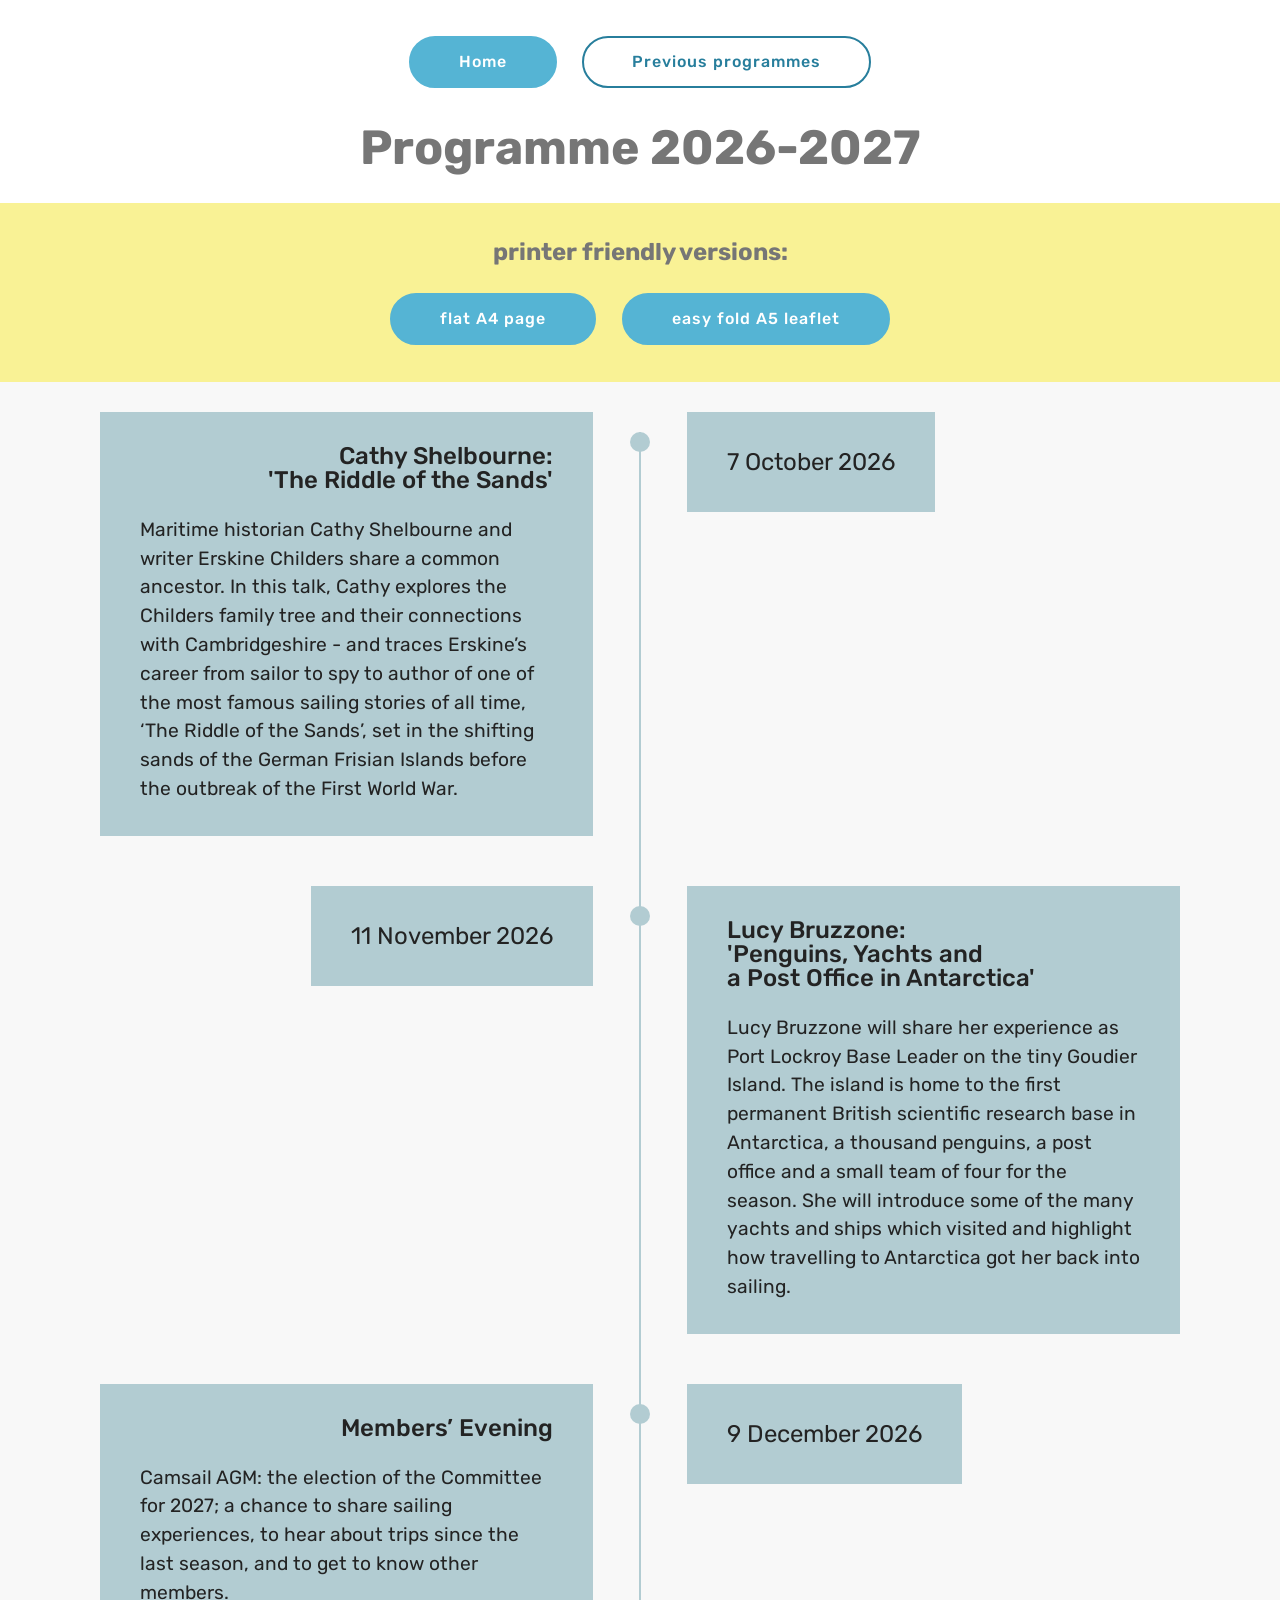
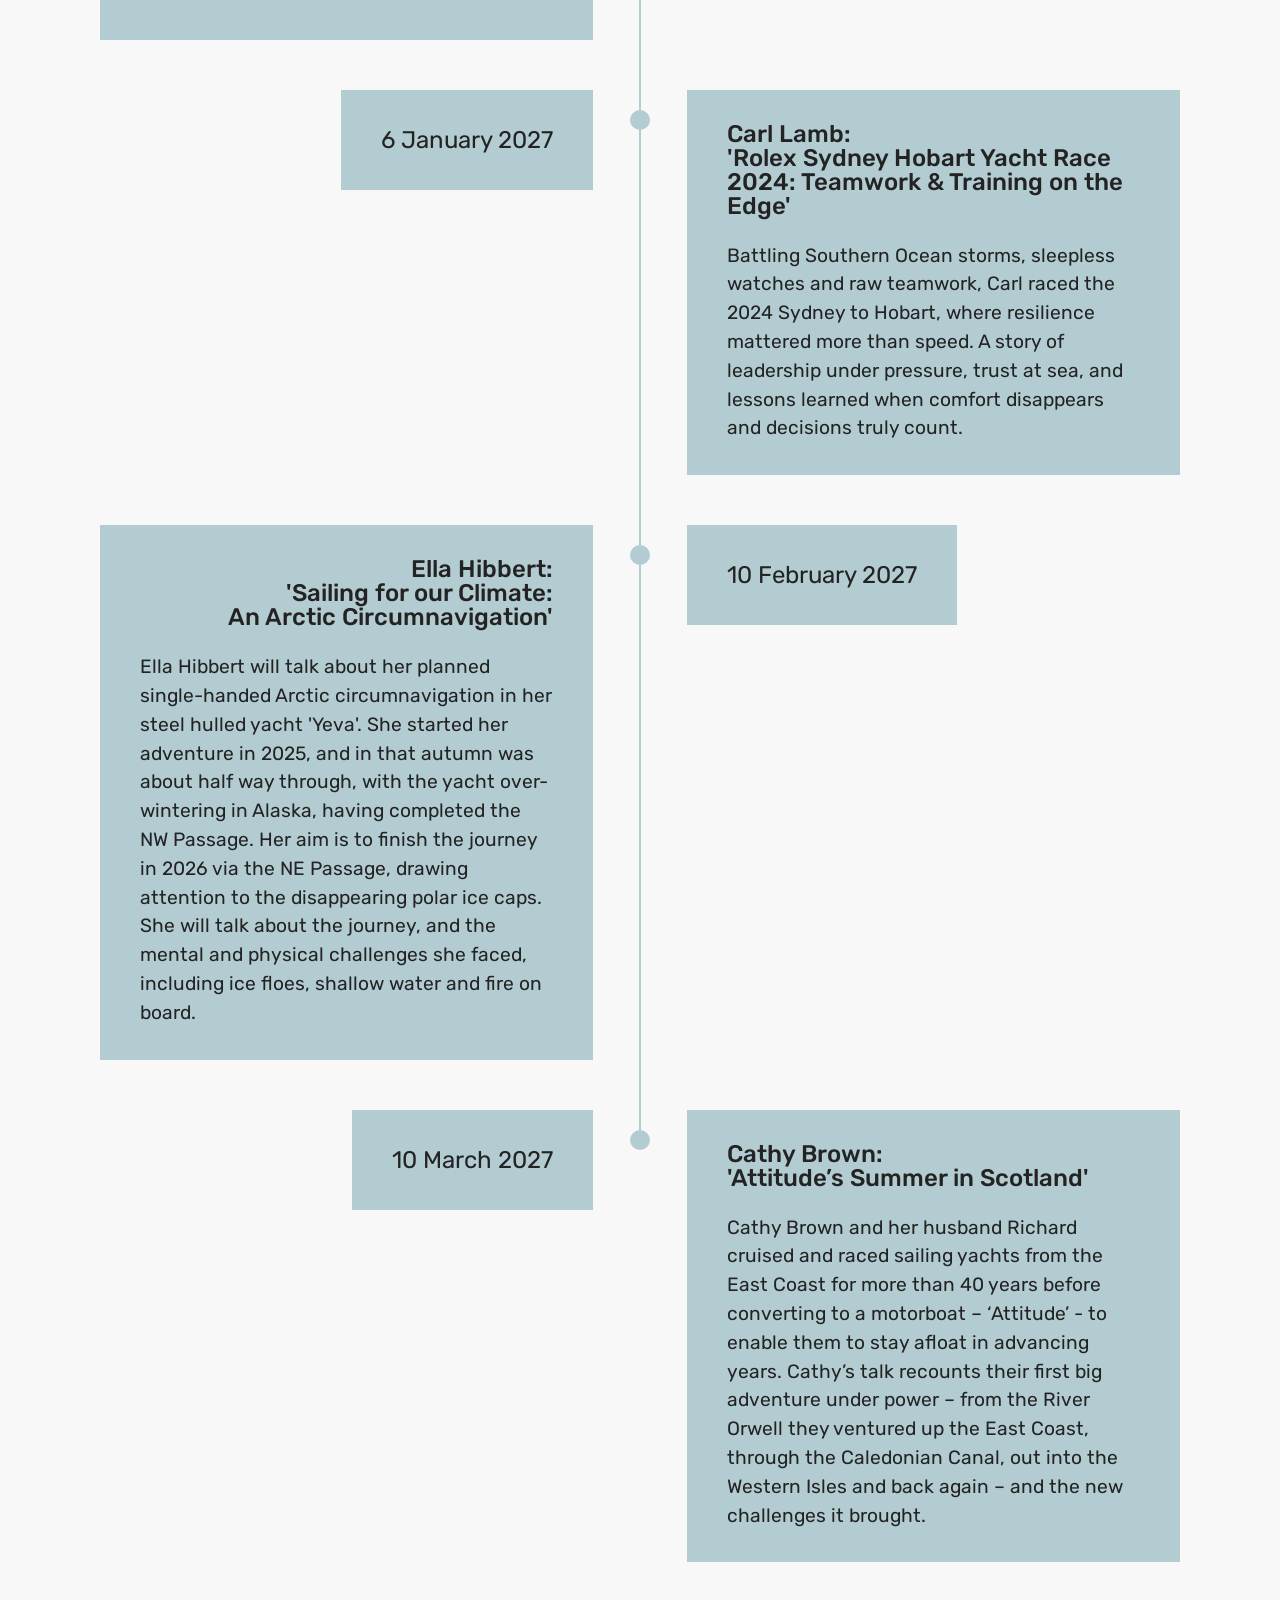
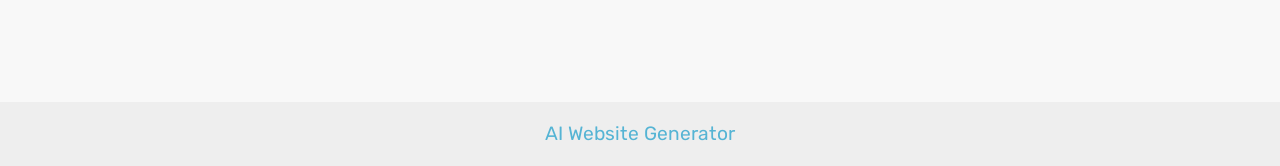
<file: page2.html>
<!DOCTYPE html>
<html  >
<head>
  <!-- Site made with Mobirise Website Builder v6.1.12, https://mobirise.com -->
  <meta charset="UTF-8">
  <meta http-equiv="X-UA-Compatible" content="IE=edge">
  <meta name="generator" content="Mobirise v6.1.12, mobirise.com">
  <meta name="viewport" content="width=device-width, initial-scale=1, minimum-scale=1">
  <link rel="shortcut icon" href="assets/images/logo5.png" type="image/x-icon">
  <meta name="description" content="Website Generator Description">
  
  
  <title>Current programme</title>
  <link rel="stylesheet" href="assets/bootstrap/css/bootstrap.min.css">
  <link rel="stylesheet" href="assets/bootstrap/css/bootstrap-grid.min.css">
  <link rel="stylesheet" href="assets/bootstrap/css/bootstrap-reboot.min.css">
  <link rel="stylesheet" href="assets/tether/tether.min.css">
  <link rel="stylesheet" href="assets/theme/css/style.css">
  <link rel="preload" href="https://fonts.googleapis.com/css?family=Rubik:300,300i,400,400i,500,500i,700,700i,900,900i&display=swap" as="style" onload="this.onload=null;this.rel='stylesheet'">
  <noscript><link rel="stylesheet" href="https://fonts.googleapis.com/css?family=Rubik:300,300i,400,400i,500,500i,700,700i,900,900i&display=swap"></noscript>
  <link rel="preload" as="style" href="assets/mobirise/css/mbr-additional.css?v=LLxC5T"><link rel="stylesheet" href="assets/mobirise/css/mbr-additional.css?v=LLxC5T" type="text/css">

  
  
  
</head>
<body>
  
  <section class="mbr-section content8 cid-qPhwnrmIJE" id="content8-z">

    

    <div class="container">
        <div class="media-container-row title">
            <div class="col-12 col-md-8">
                <div class="mbr-section-btn align-center"><a class="btn btn-primary display-4" href="index.html#header3-0">Home</a> <a class="btn btn-primary-outline display-4" href="page1.html" target="_blank">Previous programmes</a></div>
            </div>
        </div>
    </div>
</section>

<section class="mbr-section article content1 cid-qPhwhr4HUe" id="content1-v">
    
     

    <div class="container">
        <div class="media-container-row">
            <div class="mbr-text col-12 col-md-8 mbr-fonts-style display-2"><p><strong>Programme 2026-2027</strong></p></div>
        </div>
    </div>
</section>

<section class="mbr-section article content1 cid-qPhwhVluLt" id="content1-w">
    
     

    <div class="container">
        <div class="media-container-row">
            <div class="mbr-text col-12 col-md-8 mbr-fonts-style display-5"><p><strong style="font-size: 1.5rem;">printer friendly versions:</strong><br></p></div>
        </div>
    </div>
</section>

<section class="mbr-section content8 cid-qPhwipxLRF" id="content8-x">

    

    <div class="container">
        <div class="media-container-row title">
            <div class="col-12 col-md-8">
                <div class="mbr-section-btn align-center"><a class="btn btn-primary display-4" href="assets/files/Camsail-prog2026-2027_FlatPage.pdf" target="_blank">flat A4 page</a> <a class="btn btn-primary display-4" href="assets/files/Camsail-Prog2026_7_booklet.pdf" target="_blank">easy fold A5 leaflet</a></div>
            </div>
        </div>
    </div>
</section>

<section class="timeline1 cid-qPhwiGOusV" id="timeline1-y">

    

    

    <div class="container align-center">
        
        

        <div class="container timelines-container" mbri-timelines="">
            <div class="row timeline-element reverse separline">      
                 <div class="timeline-date-panel col-xs-12 col-md-6  align-left">         
                    <div class="time-line-date-content">
                        <p class="mbr-timeline-date mbr-fonts-style display-5">7 October 2026</p>
                    </div>
                </div>
           <span class="iconBackground"></span>
            <div class="col-xs-12 col-md-6 align-right">
                <div class="timeline-text-content">
                    <h4 class="mbr-timeline-title pb-3 mbr-fonts-style display-5">Cathy Shelbourne: 
<div>'The Riddle of the Sands'</div></h4>
                    <p class="mbr-timeline-text mbr-fonts-style display-7">Maritime historian Cathy Shelbourne and writer Erskine Childers share a common ancestor. In this talk, Cathy explores the Childers family tree and their connections with Cambridgeshire - and traces Erskine’s career from sailor to spy to author of one of the most famous sailing stories of all time, ‘The Riddle of the Sands’, set in the shifting sands of the German Frisian Islands before the outbreak of the First World War.</p>
                 </div>
            </div>
            </div>

            <div class="row timeline-element separline">
                <div class="timeline-date-panel col-xs-12 col-md-6 align-right">
                    <div class="time-line-date-content">
                        <p class="mbr-timeline-date mbr-fonts-style display-5">11 November 2026</p>
                    </div>
                </div>
                <span class="iconBackground"></span>
                <div class="col-xs-12 col-md-6 align-left ">
                    <div class="timeline-text-content">
                        <h4 class="mbr-timeline-title pb-3 mbr-fonts-style display-5">Lucy Bruzzone:<br>'Penguins, Yachts and
<div>a Post Office in Antarctica'</div></h4>
                        <p class="mbr-timeline-text mbr-fonts-style display-7">Lucy Bruzzone will share her experience as Port Lockroy Base Leader on the tiny Goudier Island. The island is home to the first permanent British scientific research base in Antarctica, a thousand penguins, a post office and a small team of four for the season. She will introduce some of the many yachts and ships which visited and highlight how travelling to Antarctica got her back into sailing.<br></p>
                    </div>
                </div>
            </div> 


            <div class="row timeline-element reverse separline">
                <div class="timeline-date-panel col-xs-12 col-md-6  align-left">
                    <div class="time-line-date-content">
                        <p class="mbr-timeline-date mbr-fonts-style display-5">9 December 2026</p>
                    </div>
                </div>
                <span class="iconBackground"></span>
                <div class="col-xs-12 col-md-6 align-right">
                    <div class="timeline-text-content">
                        <h4 class="mbr-timeline-title pb-3 mbr-fonts-style display-5">Members’ Evening</h4>      
                        <p class="mbr-timeline-text mbr-fonts-style display-7">Camsail AGM: the  election of the Committee for 2027; a chance to share sailing experiences, to hear about trips since the last season, and to get to know other members.</p>
                    </div>
                </div>
            </div>

            <div class="row timeline-element separline">
                <div class="timeline-date-panel col-xs-12 col-md-6 align-right">
                    <div class="time-line-date-content">
                        <p class="mbr-timeline-date mbr-fonts-style display-5">6 January 2027</p>
                    </div>
                </div>
                <span class="iconBackground"></span>
                <div class="col-xs-12 col-md-6 align-left ">
                    <div class="timeline-text-content">
                        <h4 class="mbr-timeline-title pb-3 mbr-fonts-style display-5">Carl Lamb:<br> 'Rolex Sydney Hobart Yacht Race 2024: Teamwork &amp; Training on the Edge'</h4>
                        <p class="mbr-timeline-text mbr-fonts-style display-7">Battling Southern Ocean storms, sleepless watches and raw teamwork, Carl raced the 2024 Sydney to Hobart, where resilience mattered more than speed. A story of leadership under pressure, trust at sea, and lessons learned when comfort disappears and decisions truly count.</p>
                    </div>
                </div>
            </div>


            <div class="row timeline-element reverse separline">
                <div class="timeline-date-panel col-xs-12 col-md-6  align-left">
                    <div class="time-line-date-content">
                        <p class="mbr-timeline-date mbr-fonts-style display-5">10 February 2027</p>
                    </div>
                </div>
                <span class="iconBackground"></span>
                <div class="col-xs-12 col-md-6 align-right">
                    <div class="timeline-text-content">
                        <h4 class="mbr-timeline-title pb-3 mbr-fonts-style display-5"><div>Ella Hibbert: </div><div>'Sailing for our Climate:
</div><div>An Arctic Circumnavigation'</div></h4>
                        <p class="mbr-timeline-text mbr-fonts-style display-7">Ella Hibbert will talk about her planned single-handed Arctic circumnavigation in her steel hulled yacht 'Yeva'. She started her adventure in 2025, and in that autumn was about half way through, with the yacht over-wintering in Alaska, having completed the NW Passage. Her aim is to finish the journey in 2026 via the NE Passage, drawing attention to the disappearing polar ice caps. She will talk about the journey, and the mental and physical challenges she faced, including ice floes, shallow water and fire on board.</p>
                    </div>
                </div>
            </div>


            <div class="row timeline-element">
                <div class="timeline-date-panel col-xs-12 col-md-6 align-right">
                    <div class="time-line-date-content">
                       <p class="mbr-timeline-date mbr-fonts-style display-5">10 March 2027</p>
                    </div>
                </div>
                <span class="iconBackground"></span>
                <div class="col-xs-12 col-md-6 align-left ">
                    <div class="timeline-text-content">
                        <h4 class="mbr-timeline-title pb-3 mbr-fonts-style display-5">Cathy Brown:<br>'Attitude’s Summer in Scotland'</h4>
                        <p class="mbr-timeline-text mbr-fonts-style display-7">Cathy Brown and her husband Richard cruised and raced sailing yachts from the East Coast for more than 40 years before converting to a motorboat – ‘Attitude’ - to enable them to stay afloat in advancing years. Cathy’s talk  recounts their first big adventure under power – from the River Orwell they ventured up the East Coast, through the Caledonian Canal, out into the Western Isles and back again – and the new challenges it brought.<br></p>
                    </div>
                </div>
            </div>

            

            

            

            

            

            
        </div>
    </div>
</section><section class="display-7" style="padding: 0;align-items: center;justify-content: center;flex-wrap: wrap;    align-content: center;display: flex;position: relative;height: 4rem;"><a href="https://mobiri.se/5102718" style="flex: 1 1;height: 4rem;position: absolute;width: 100%;z-index: 1;"><img alt="" style="height: 4rem;" src="[data-uri]"></a><p style="margin: 0;text-align: center;" class="display-7">&#8204;</p><a style="z-index:1" href="https://mobirise.com/builder/ai-website-generator.html">AI Website Generator</a></section><script src="assets/popper/popper.min.js"></script>  <script src="assets/web/assets/jquery/jquery.min.js"></script>  <script src="assets/bootstrap/js/bootstrap.min.js"></script>  <script src="assets/tether/tether.min.js"></script>  <script src="assets/smoothscroll/smooth-scroll.js"></script>  <script src="assets/theme/js/script.js"></script>  
  
  
 <div id="scrollToTop" class="scrollToTop mbr-arrow-up"><a style="text-align: center;"><i class="mbr-arrow-up-icon mbr-arrow-up-icon-cm cm-icon cm-icon-smallarrow-up"></i></a></div>
  </body>
</html>
</file>
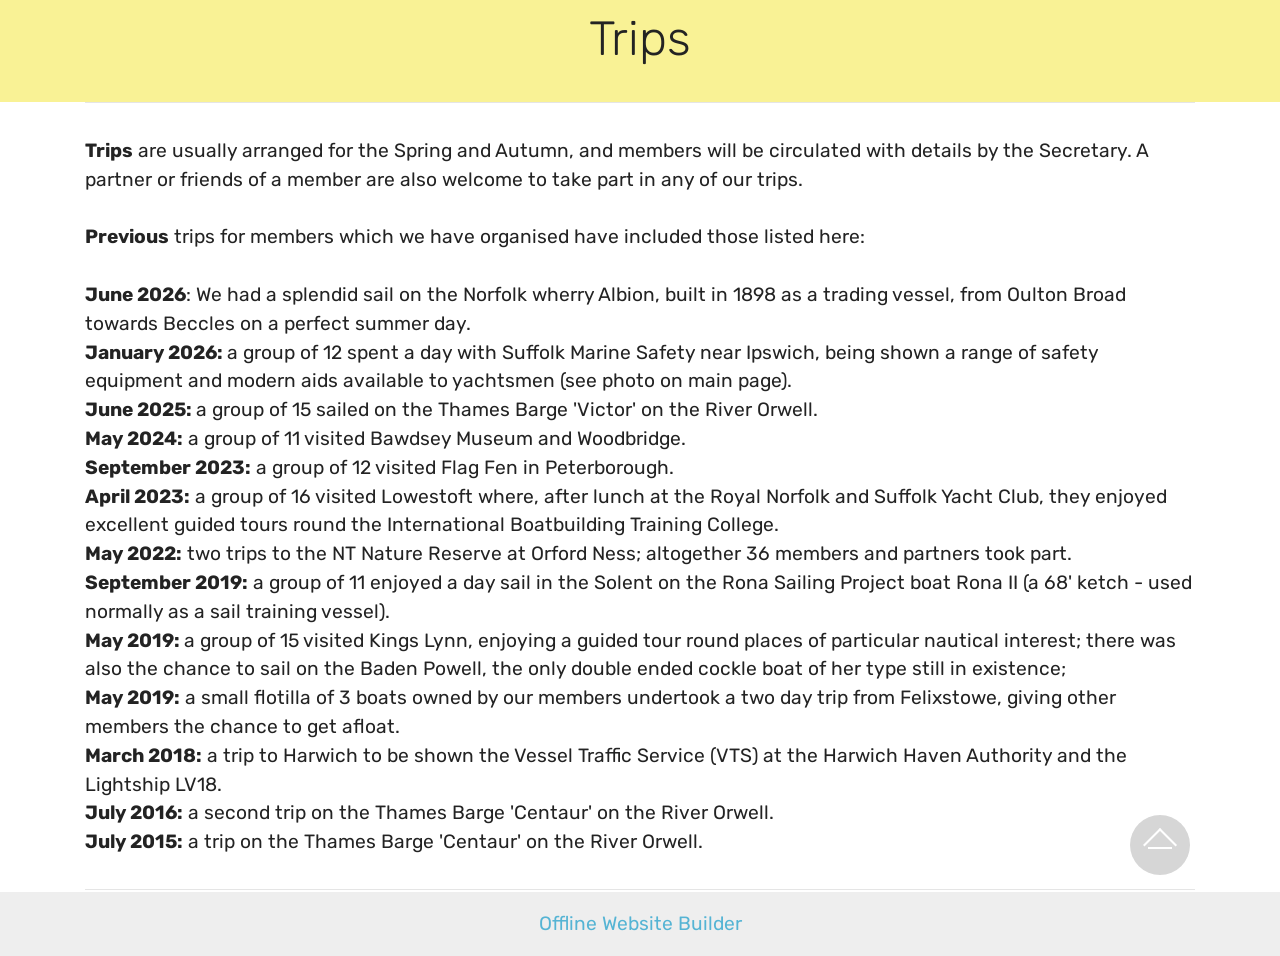
<file: page3.html>
<!DOCTYPE html>
<html  >
<head>
  <!-- Site made with Mobirise Website Builder v6.1.12, https://mobirise.com -->
  <meta charset="UTF-8">
  <meta http-equiv="X-UA-Compatible" content="IE=edge">
  <meta name="generator" content="Mobirise v6.1.12, mobirise.com">
  <meta name="viewport" content="width=device-width, initial-scale=1, minimum-scale=1">
  <link rel="shortcut icon" href="assets/images/logo5.png" type="image/x-icon">
  <meta name="description" content="Web Creator Description">
  
  
  <title>Trips</title>
  <link rel="stylesheet" href="assets/bootstrap/css/bootstrap.min.css">
  <link rel="stylesheet" href="assets/bootstrap/css/bootstrap-grid.min.css">
  <link rel="stylesheet" href="assets/bootstrap/css/bootstrap-reboot.min.css">
  <link rel="stylesheet" href="assets/tether/tether.min.css">
  <link rel="stylesheet" href="assets/theme/css/style.css">
  <link rel="preload" href="https://fonts.googleapis.com/css?family=Rubik:300,300i,400,400i,500,500i,700,700i,900,900i&display=swap" as="style" onload="this.onload=null;this.rel='stylesheet'">
  <noscript><link rel="stylesheet" href="https://fonts.googleapis.com/css?family=Rubik:300,300i,400,400i,500,500i,700,700i,900,900i&display=swap"></noscript>
  <link rel="preload" as="style" href="assets/mobirise/css/mbr-additional.css?v=FsGAzA"><link rel="stylesheet" href="assets/mobirise/css/mbr-additional.css?v=FsGAzA" type="text/css">

  
  
  
</head>
<body>
  
  <section class="mbr-section content4 cid-uH1layHZ5m" id="content4-29">

    

    <div class="container">
        <div class="media-container-row">
            <div class="title col-12 col-md-8">
                <h2 class="align-center pb-3 mbr-fonts-style display-2">Trips</h2>
                
                
            </div>
        </div>
    </div>
</section>

<section class="mbr-section article content9 cid-uH1m5qs17I" id="content9-2a">
    
     

    <div class="container">
        <div class="inner-container" style="width: 100%;">
            <hr class="line" style="width: 100%;">
            <div class="section-text align-center mbr-fonts-style display-7"><strong>Trips</strong> are usually arranged for the Spring and Autumn, and members will be circulated with details by the Secretary. A partner or friends of a member are also welcome to take part in any of our trips.<br><br><strong>Previous</strong> trips for members which we have organised have included those listed here:<br><br><strong>June 2026</strong>: We had a splendid sail on the Norfolk wherry Albion, built in 1898 as a trading vessel, from Oulton Broad towards Beccles on a perfect summer day.<br><strong>January 2026: </strong>a group of 12 spent a day with Suffolk Marine Safety near Ipswich, being shown a range of safety equipment and modern aids available to yachtsmen (see photo on main page).<br><strong>June 2025: </strong>a group of 15 sailed on the Thames Barge 'Victor' on the River Orwell.<br><strong>May 2024:</strong> a group of 11 visited Bawdsey Museum and Woodbridge.<br><strong>September 2023:</strong> a group of 12 visited Flag Fen in Peterborough.<br><strong>April 2023:</strong> a group of 16 visited Lowestoft where, after lunch at the Royal Norfolk and Suffolk Yacht Club, they enjoyed excellent guided tours round the International Boatbuilding Training College.<br><strong>May 2022:</strong> two trips to the NT Nature Reserve at Orford Ness; altogether 36 members and partners took part.<br><strong>September 2019:</strong> a group of 11 enjoyed a day sail in the Solent on the Rona Sailing Project boat Rona II (a 68' ketch - used normally as a sail training vessel).<br><strong>May 2019: </strong>a group of 15 visited Kings Lynn, enjoying a guided tour round places of particular nautical interest; there was also the chance to sail on the  Baden Powell, the only double ended cockle boat of her type still in existence;<br><strong>May 2019:</strong> a small flotilla of 3 boats owned by our members undertook a two day trip from Felixstowe, giving other members the chance to get afloat.<br><strong>March 2018:</strong> a trip to Harwich to be shown the Vessel Traffic Service (VTS) at the Harwich Haven Authority and the Lightship LV18.<br><strong>July 2016:</strong> a second trip on the Thames Barge 'Centaur' on the River Orwell.<br><strong>July 2015:</strong>&nbsp;a trip on the Thames Barge 'Centaur' on the River Orwell.<br></div>
            <hr class="line" style="width: 100%;">
        </div>
        </div>
</section><section class="display-7" style="padding: 0;align-items: center;justify-content: center;flex-wrap: wrap;    align-content: center;display: flex;position: relative;height: 4rem;"><a href="https://mobiri.se/5102718" style="flex: 1 1;height: 4rem;position: absolute;width: 100%;z-index: 1;"><img alt="" style="height: 4rem;" src="[data-uri]"></a><p style="margin: 0;text-align: center;" class="display-7">&#8204;</p><a style="z-index:1" href="https://mobirise.com/offline-website-builder.html">Offline Website Builder</a></section><script src="assets/popper/popper.min.js"></script>  <script src="assets/web/assets/jquery/jquery.min.js"></script>  <script src="assets/bootstrap/js/bootstrap.min.js"></script>  <script src="assets/tether/tether.min.js"></script>  <script src="assets/smoothscroll/smooth-scroll.js"></script>  <script src="assets/theme/js/script.js"></script>  
  
  
 <div id="scrollToTop" class="scrollToTop mbr-arrow-up"><a style="text-align: center;"><i class="mbr-arrow-up-icon mbr-arrow-up-icon-cm cm-icon cm-icon-smallarrow-up"></i></a></div>
  </body>
</html>
</file>
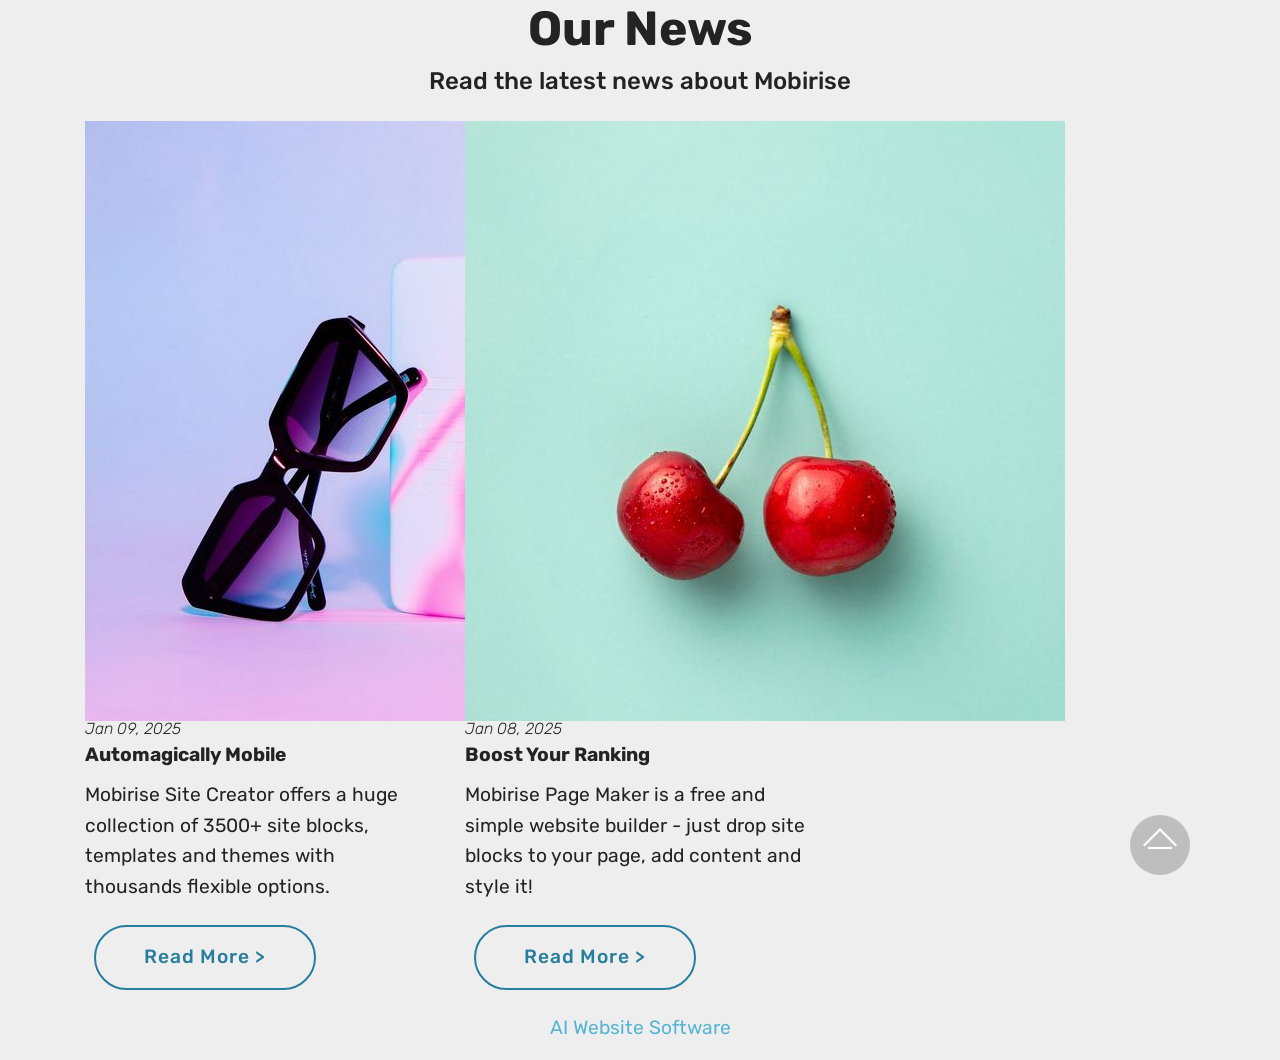
<file: page5.html>
<!DOCTYPE html>
<html  >
<head>
  <!-- Site made with Mobirise Website Builder v6.1.5, https://mobirise.com -->
  <meta charset="UTF-8">
  <meta http-equiv="X-UA-Compatible" content="IE=edge">
  <meta name="generator" content="Mobirise v6.1.5, mobirise.com">
  <meta name="viewport" content="width=device-width, initial-scale=1, minimum-scale=1">
  <link rel="shortcut icon" href="assets/images/logo5.png" type="image/x-icon">
  <meta name="description" content="">
  
  
  <title>gallery</title>
  <link rel="stylesheet" href="assets/bootstrap/css/bootstrap.min.css">
  <link rel="stylesheet" href="assets/theme/css/style.css">
  <link rel="preload" href="https://fonts.googleapis.com/css?family=Rubik:300,300i,400,400i,500,500i,700,700i,900,900i&display=swap" as="style" onload="this.onload=null;this.rel='stylesheet'">
  <noscript><link rel="stylesheet" href="https://fonts.googleapis.com/css?family=Rubik:300,300i,400,400i,500,500i,700,700i,900,900i&display=swap"></noscript>
  <link rel="preload" as="style" href="assets/mobirise/css/mbr-additional.css?v=SqC2SE"><link rel="stylesheet" href="assets/mobirise/css/mbr-additional.css?v=SqC2SE" type="text/css">

  
  
  
</head>
<body>
  
  <section data-bs-version="5.1" class="content3 cid-vulvWiNSCk" id="content3-2y">
    
    
    <div class="container">
        <div class="mbr-section-head">
            <h4 class="mbr-section-title mbr-fonts-style align-center mb-0 display-2"><strong>Our News</strong></h4>
            <h5 class="mbr-section-subtitle mbr-fonts-style align-center mb-0 mt-2 display-5">Read the latest news about Mobirise</h5>
        </div>
        <div class="row mt-4">
            
            <div class="item features-image col-12 col-md-6 col-lg-4 active">
                <div class="item-wrapper">
                    <div class="item-img">
                        <img src="assets/images/product4.jpg" alt="Mobirise Website Builder" title="">
                    </div>
                    <div class="item-content">
                        <h5 class="item-title mbr-fonts-style display-4"><em>Jan 09, 2025</em></h5>
                        <h6 class="item-subtitle mbr-fonts-style mt-1 display-7"><strong>Automagically Mobile</strong>
                        </h6>
                        <p class="mbr-text mbr-fonts-style mt-3 display-7">Mobirise Site Creator offers a huge
                            collection of 3500+ site blocks, templates and themes with thousands flexible options. <br>
                        </p>
                    </div>
                    <div class="mbr-section-btn item-footer mt-2"><a href="" class="btn item-btn btn-primary-outline display-7" target="_blank">Read More &gt;</a></div>
                </div>
            </div>
            <div class="item features-image col-12 col-md-6 col-lg-4">
                <div class="item-wrapper">
                    <div class="item-img">
                        <img src="assets/images/product3.jpg" alt="Mobirise Website Builder" title="">
                    </div>
                    <div class="item-content">
                        <h5 class="item-title mbr-fonts-style display-4"><em>Jan 08, 2025</em></h5>
                        <h6 class="item-subtitle mbr-fonts-style mt-1 display-7"><strong>Boost Your Ranking</strong></h6>
                        <p class="mbr-text mbr-fonts-style mt-3 display-7">Mobirise Page Maker is a free and simple
                            website builder - just drop site blocks to your page, add content and style it!</p>
                    </div>
                    <div class="mbr-section-btn item-footer mt-2"><a href="" class="btn item-btn btn-primary-outline display-7" target="_blank">Read More &gt;</a></div>
                </div>
            </div>

        </div>
    </div>
</section><section class="display-7" style="padding: 0;align-items: center;justify-content: center;flex-wrap: wrap;    align-content: center;display: flex;position: relative;height: 4rem;"><a href="https://mobiri.se/" style="flex: 1 1;height: 4rem;position: absolute;width: 100%;z-index: 1;"><img alt="" style="height: 4rem;" src="[data-uri]"></a><p style="margin: 0;text-align: center;" class="display-7">&#8204;</p><a style="z-index:1" href="https://mobirise.com/builder/ai-website-builder.html">AI Website Software</a></section><script src="assets/bootstrap/js/bootstrap.bundle.min.js"></script>  <script src="assets/smoothscroll/smooth-scroll.js"></script>  <script src="assets/ytplayer/index.js"></script>  <script src="assets/theme/js/script.js"></script>  
  
  
 <div id="scrollToTop" class="scrollToTop mbr-arrow-up"><a style="text-align: center;"><i class="mbr-arrow-up-icon mbr-arrow-up-icon-cm cm-icon cm-icon-smallarrow-up"></i></a></div>
  </body>
</html>
</file>
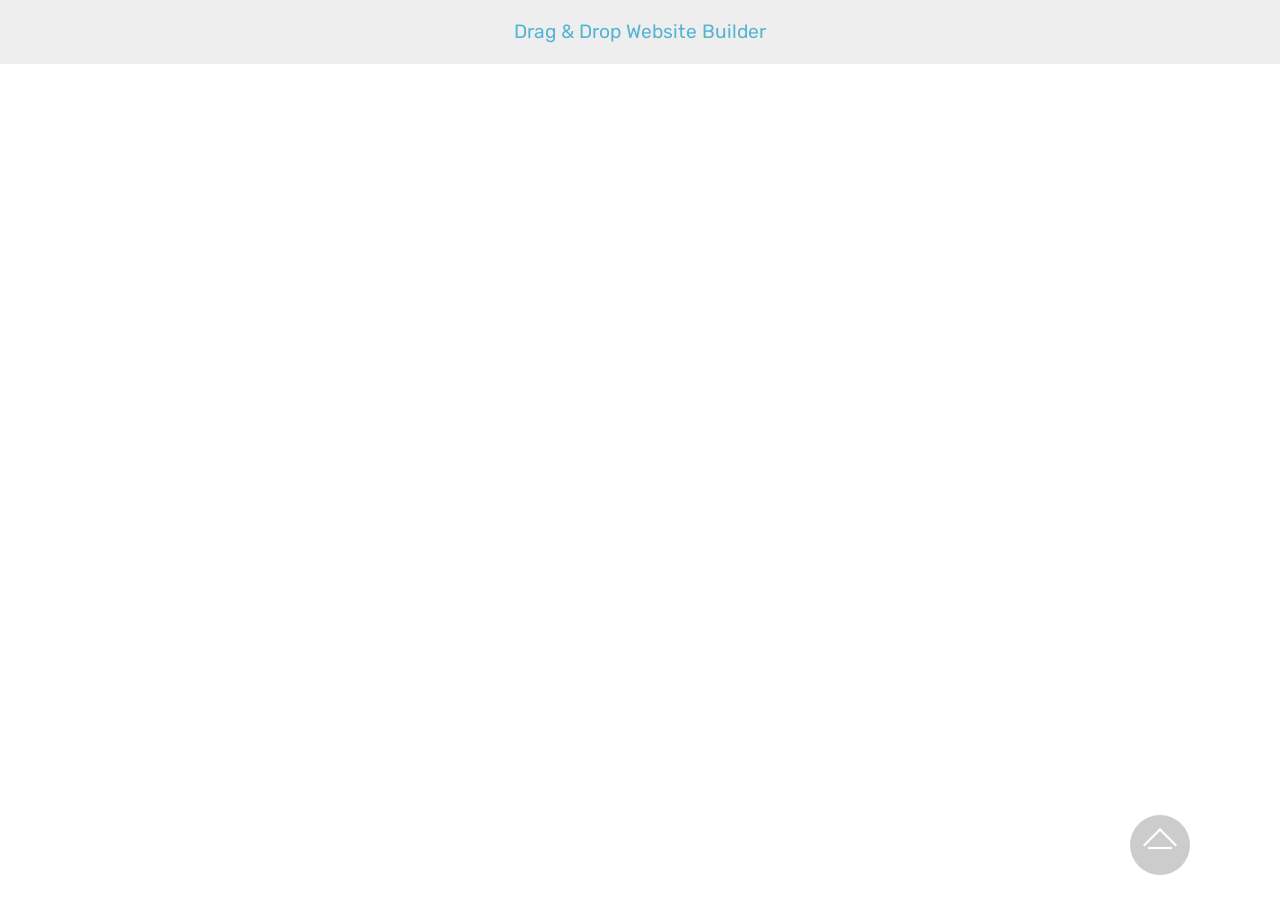
<file: page6.html>
<!DOCTYPE html>
<html  >
<head>
  <!-- Site made with Mobirise Website Builder v6.1.5, https://mobirise.com -->
  <meta charset="UTF-8">
  <meta http-equiv="X-UA-Compatible" content="IE=edge">
  <meta name="generator" content="Mobirise v6.1.5, mobirise.com">
  <meta name="viewport" content="width=device-width, initial-scale=1, minimum-scale=1">
  <link rel="shortcut icon" href="assets/images/logo5.png" type="image/x-icon">
  <meta name="description" content="">
  
  
  <title>Page 6</title>
  <link rel="stylesheet" href="assets/bootstrap/css/bootstrap.min.css">
  <link rel="stylesheet" href="assets/theme/css/style.css">
  <link rel="preload" href="https://fonts.googleapis.com/css?family=Rubik:300,300i,400,400i,500,500i,700,700i,900,900i&display=swap" as="style" onload="this.onload=null;this.rel='stylesheet'">
  <noscript><link rel="stylesheet" href="https://fonts.googleapis.com/css?family=Rubik:300,300i,400,400i,500,500i,700,700i,900,900i&display=swap"></noscript>
  <link rel="preload" as="style" href="assets/mobirise/css/mbr-additional.css?v=Yo1B3G"><link rel="stylesheet" href="assets/mobirise/css/mbr-additional.css?v=Yo1B3G" type="text/css">

  
  
  
</head>
<body>
  
  <section class="display-7" style="padding: 0;align-items: center;justify-content: center;flex-wrap: wrap;    align-content: center;display: flex;position: relative;height: 4rem;"><a href="https://mobiri.se/" style="flex: 1 1;height: 4rem;position: absolute;width: 100%;z-index: 1;"><img alt="" style="height: 4rem;" src="[data-uri]"></a><p style="margin: 0;text-align: center;" class="display-7">&#8204;</p><a style="z-index:1" href="https://mobirise.com/drag-drop-website-builder.html">Drag & Drop Website Builder</a></section><script src="assets/bootstrap/js/bootstrap.bundle.min.js"></script>  <script src="assets/smoothscroll/smooth-scroll.js"></script>  <script src="assets/ytplayer/index.js"></script>  <script src="assets/theme/js/script.js"></script>  
  
  
 <div id="scrollToTop" class="scrollToTop mbr-arrow-up"><a style="text-align: center;"><i class="mbr-arrow-up-icon mbr-arrow-up-icon-cm cm-icon cm-icon-smallarrow-up"></i></a></div>
  </body>
</html>
</file>
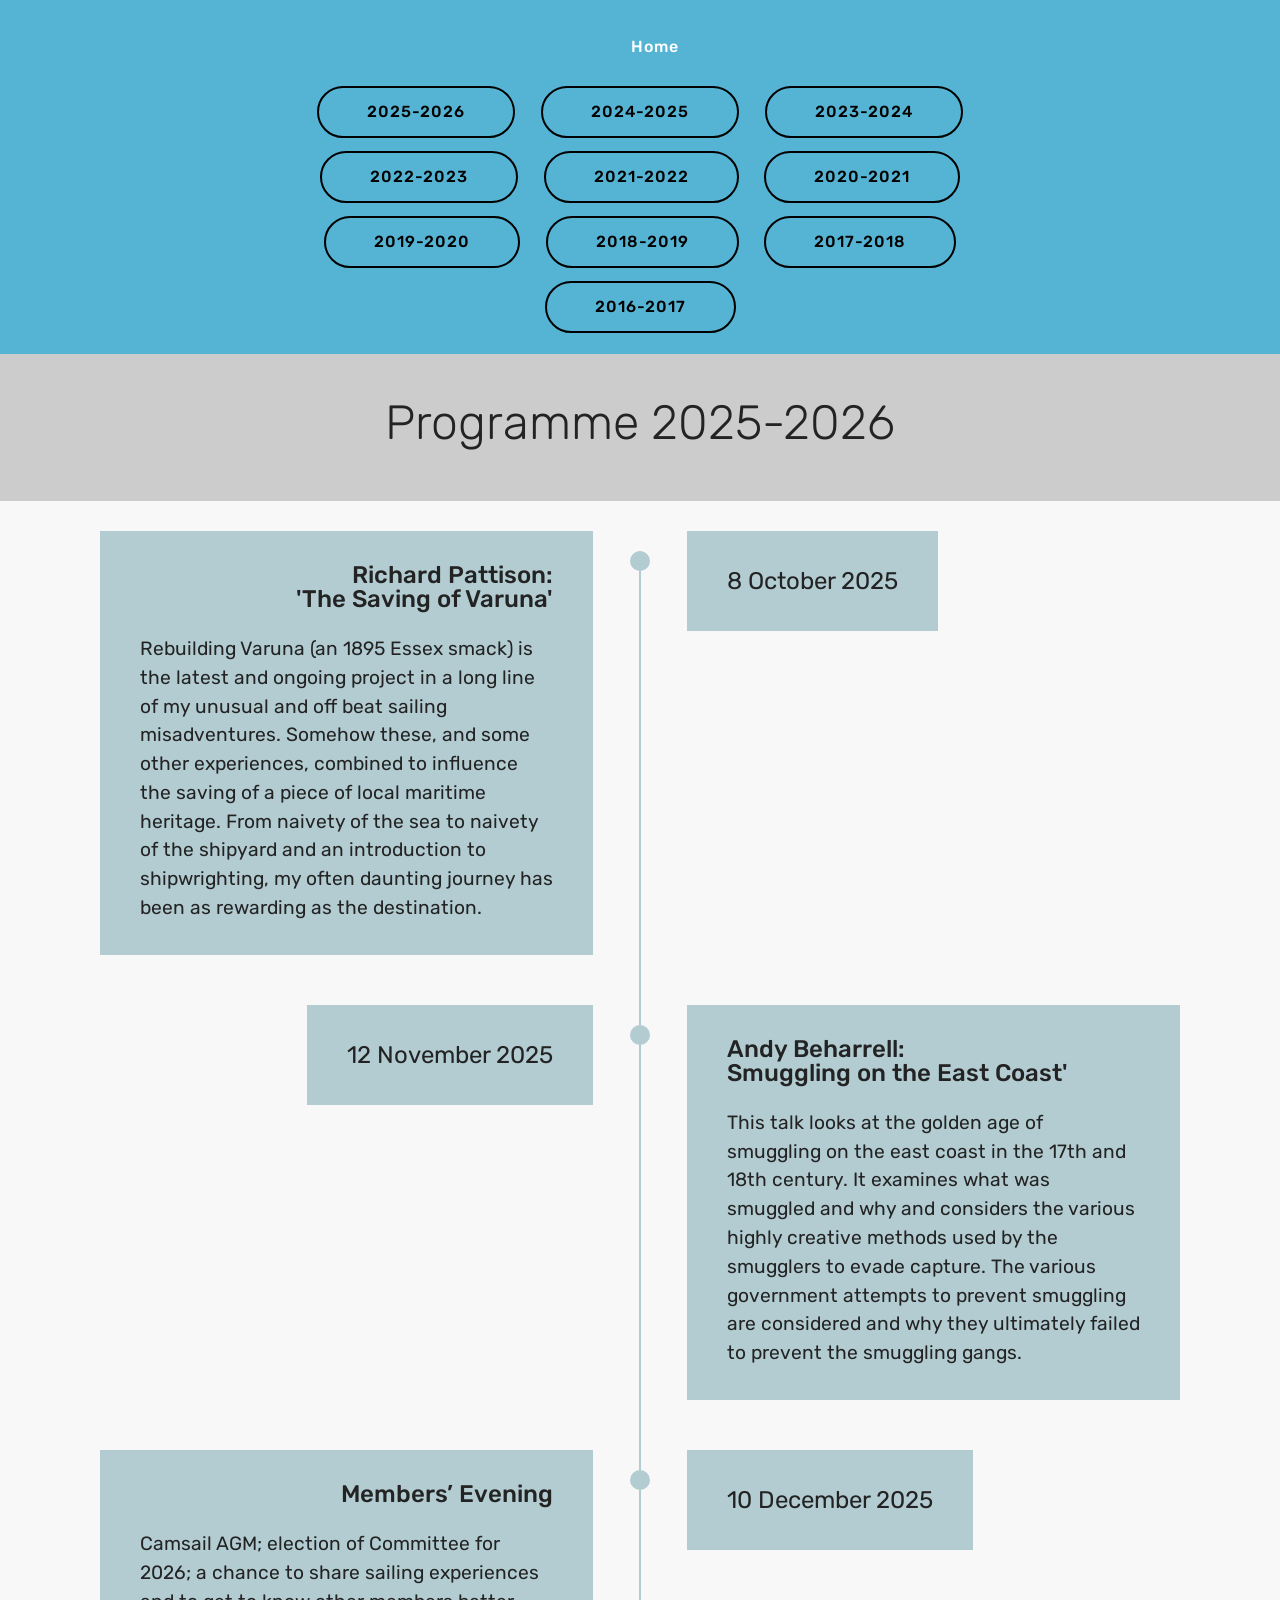
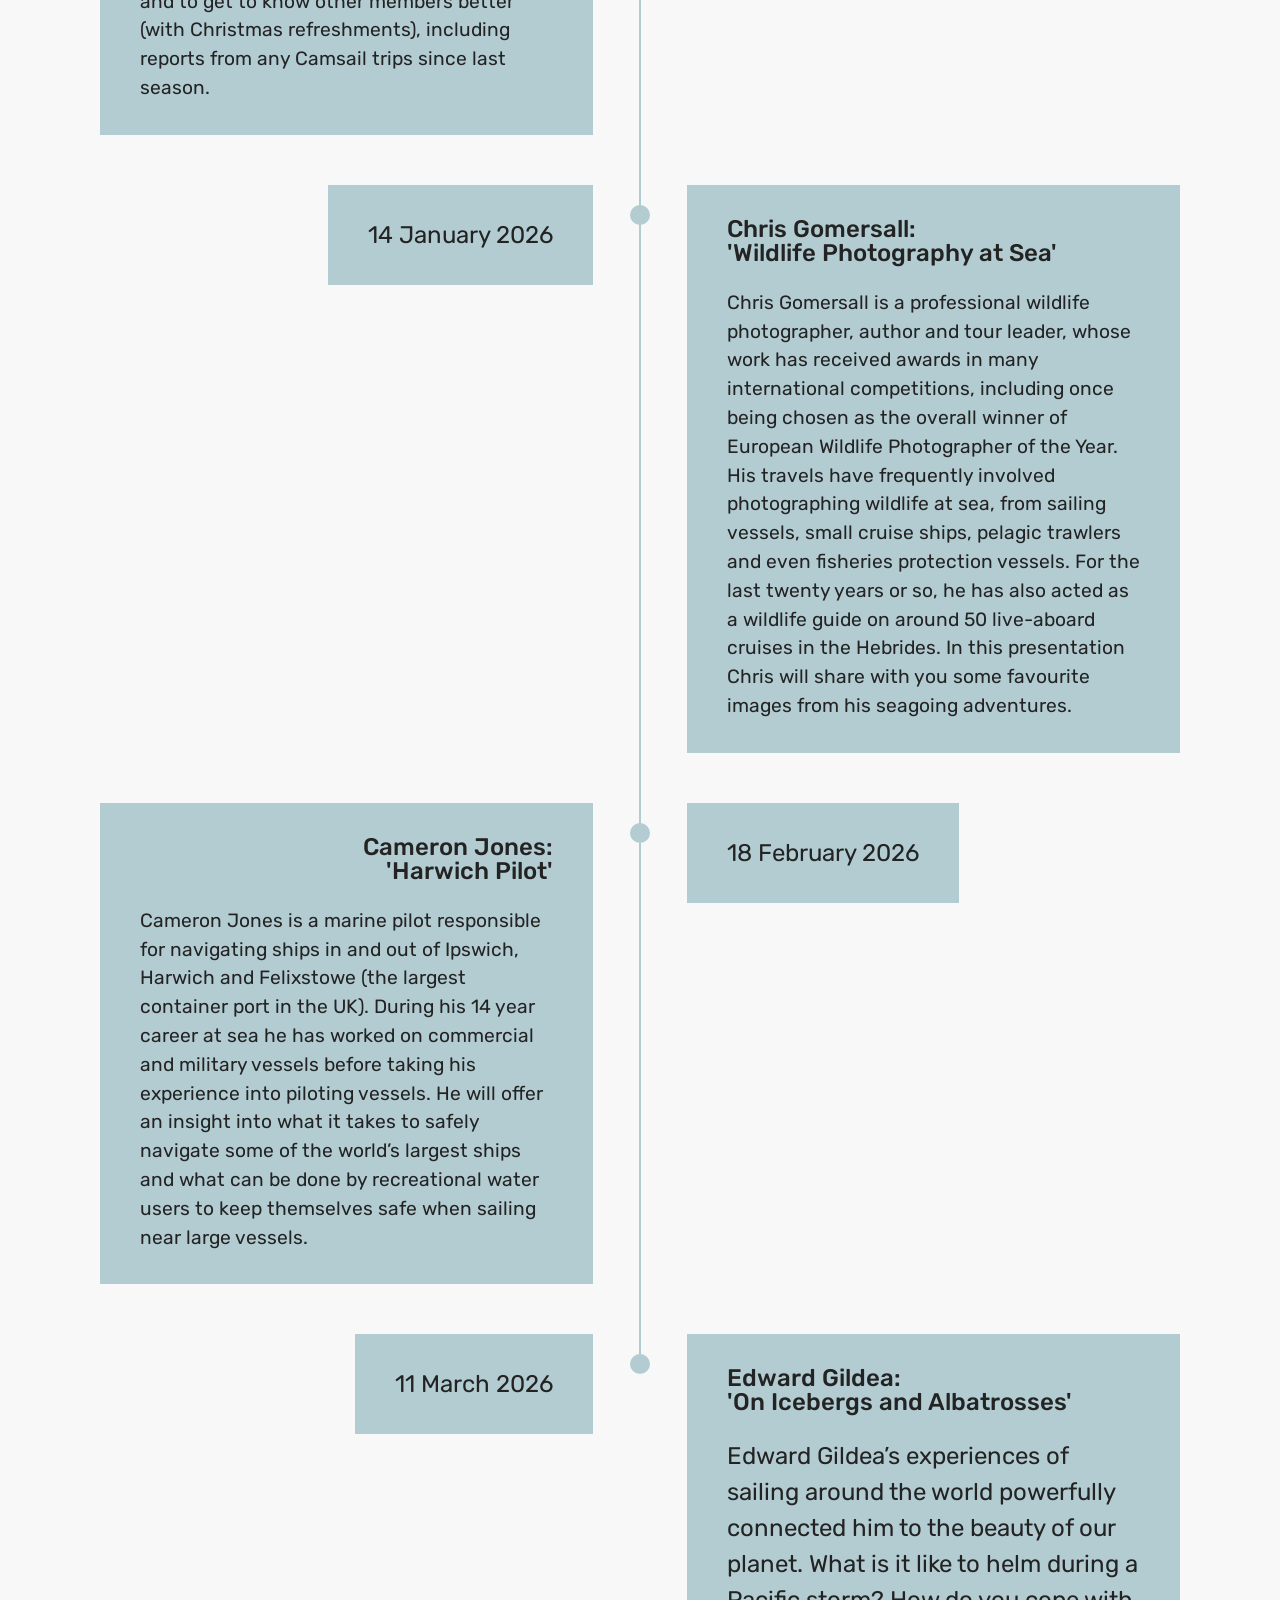
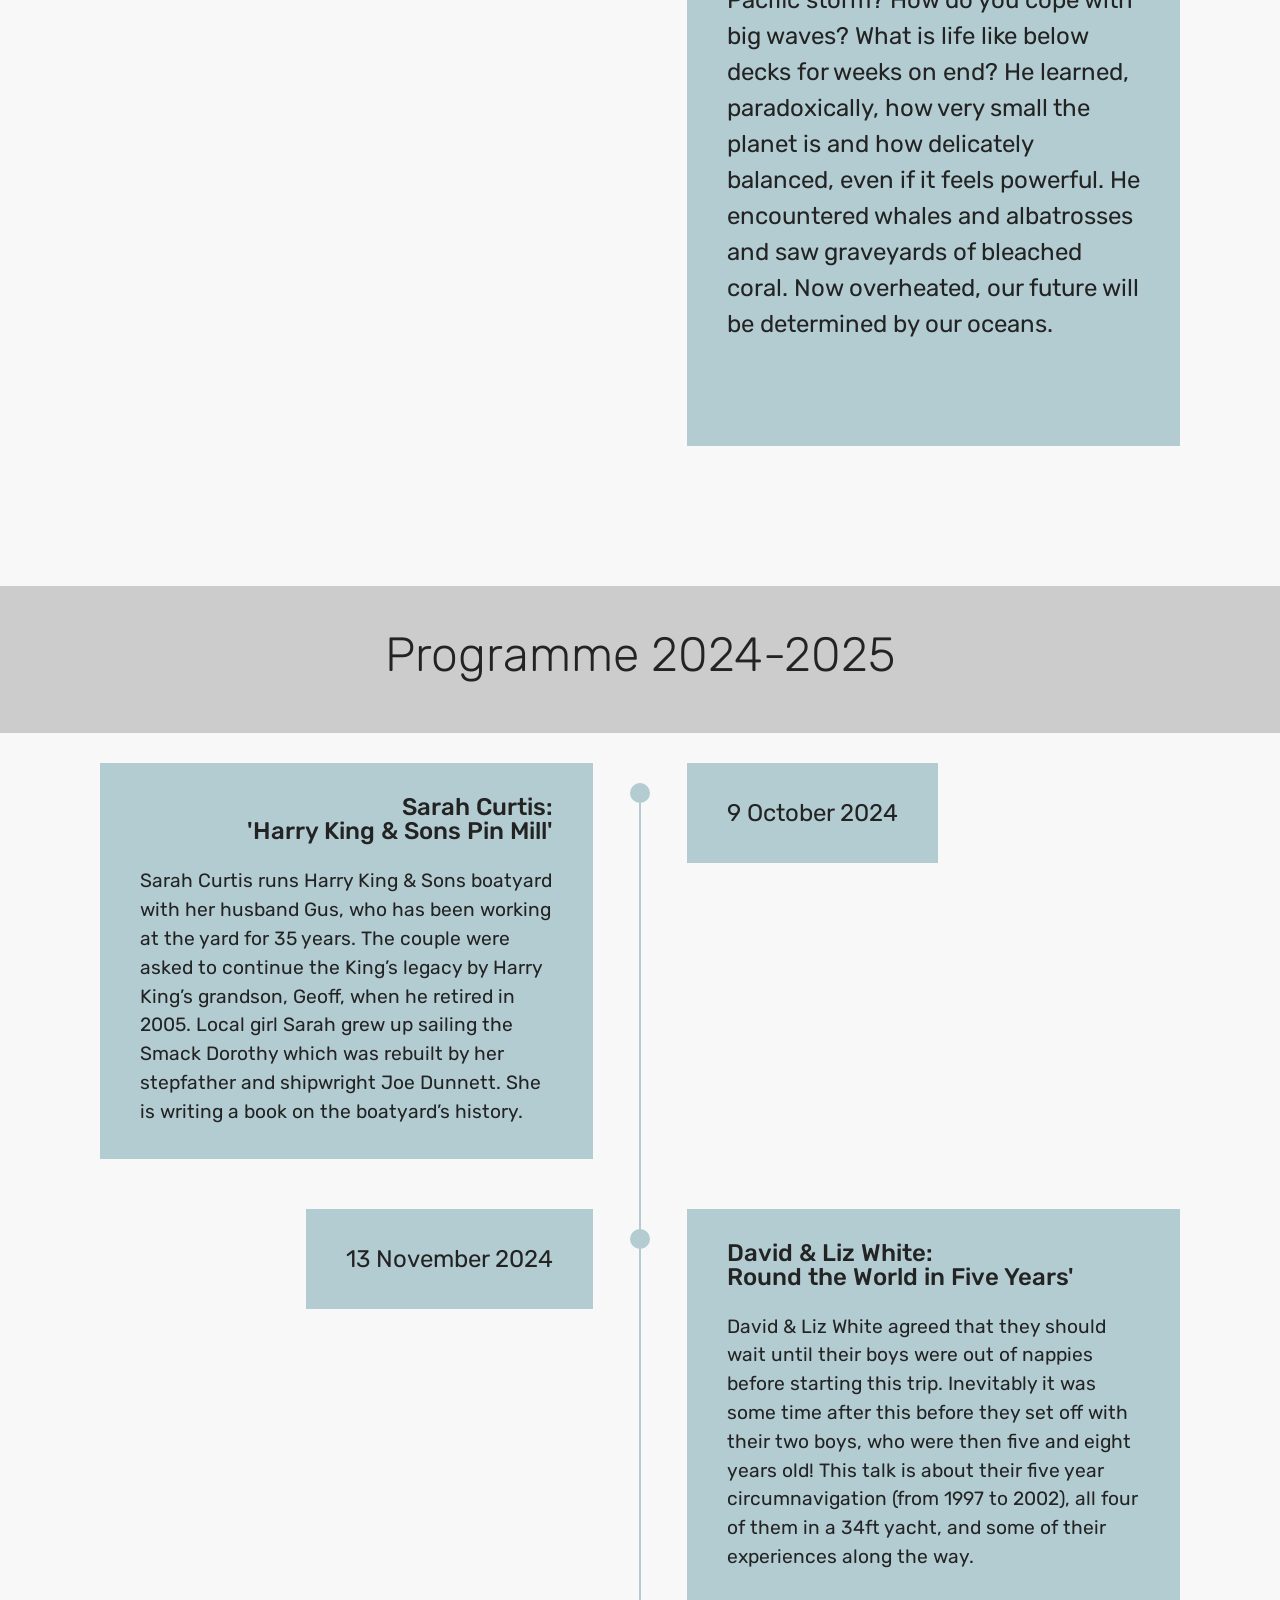
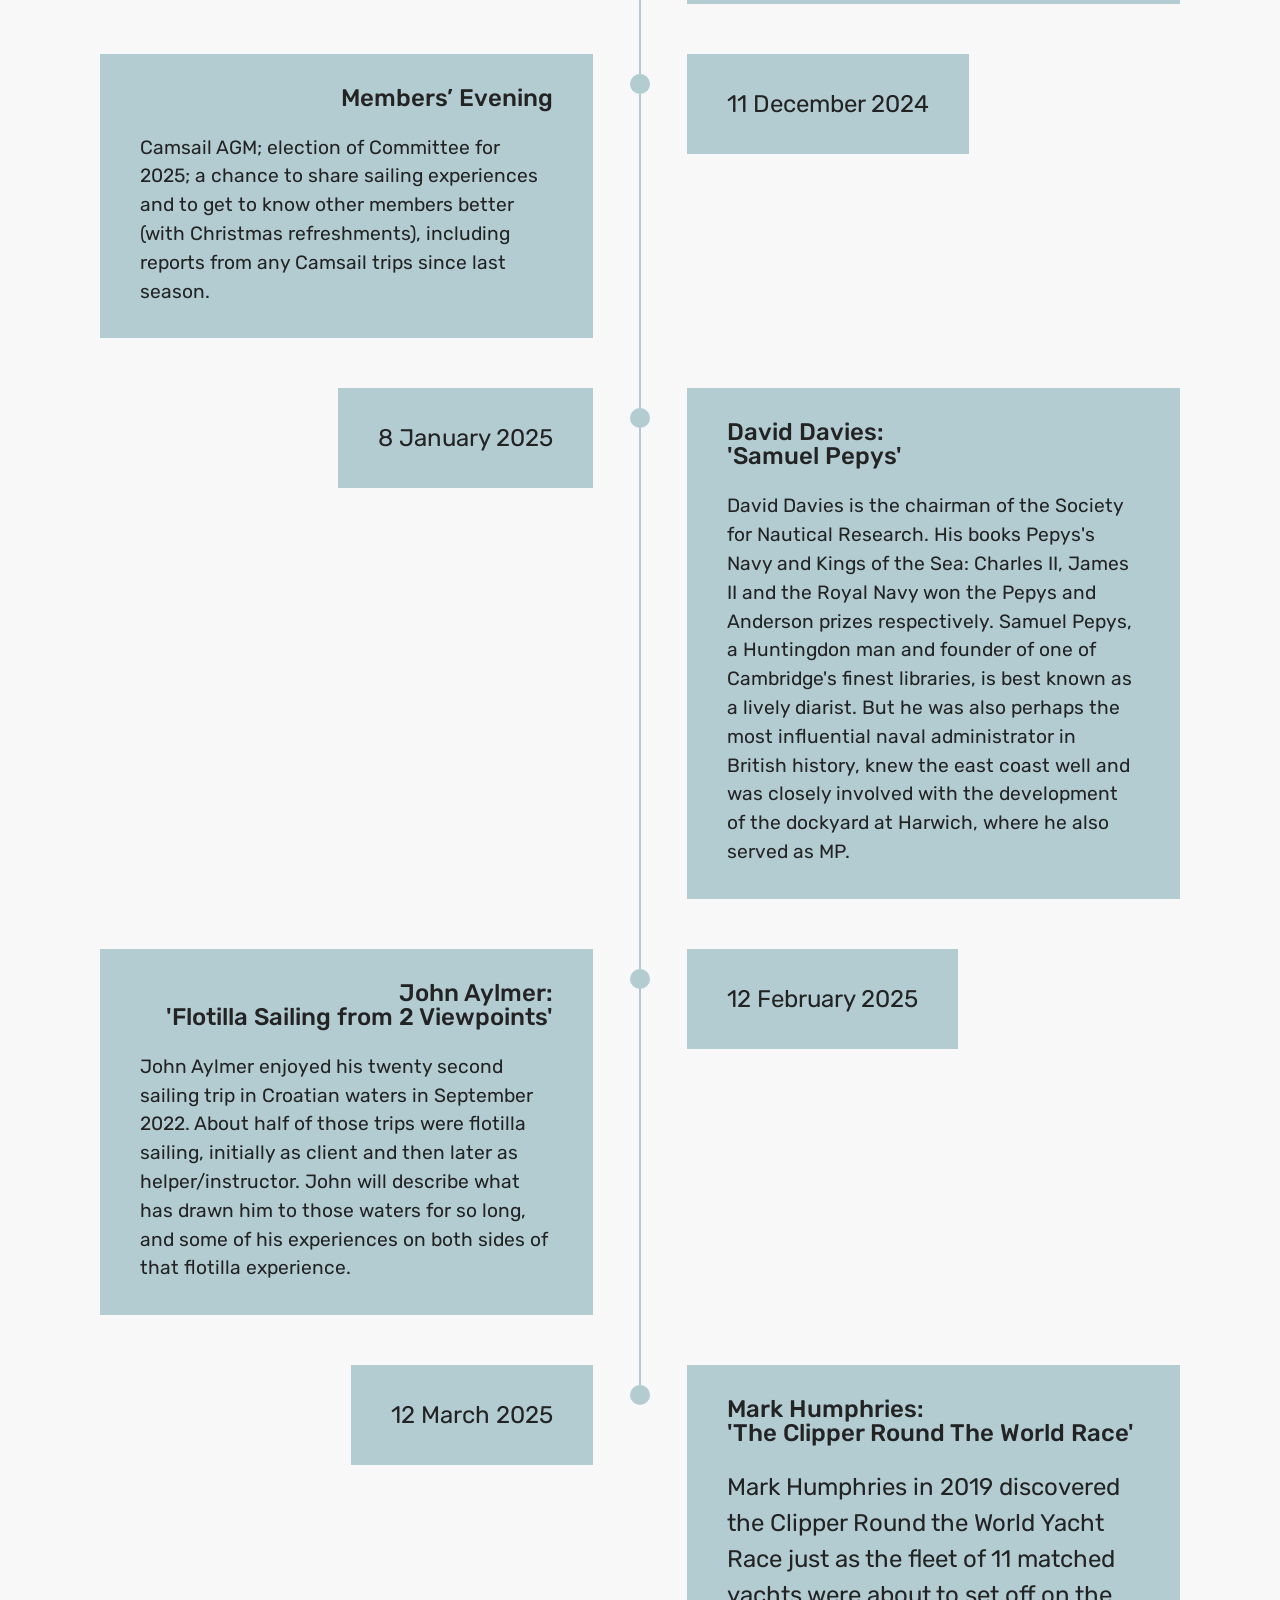
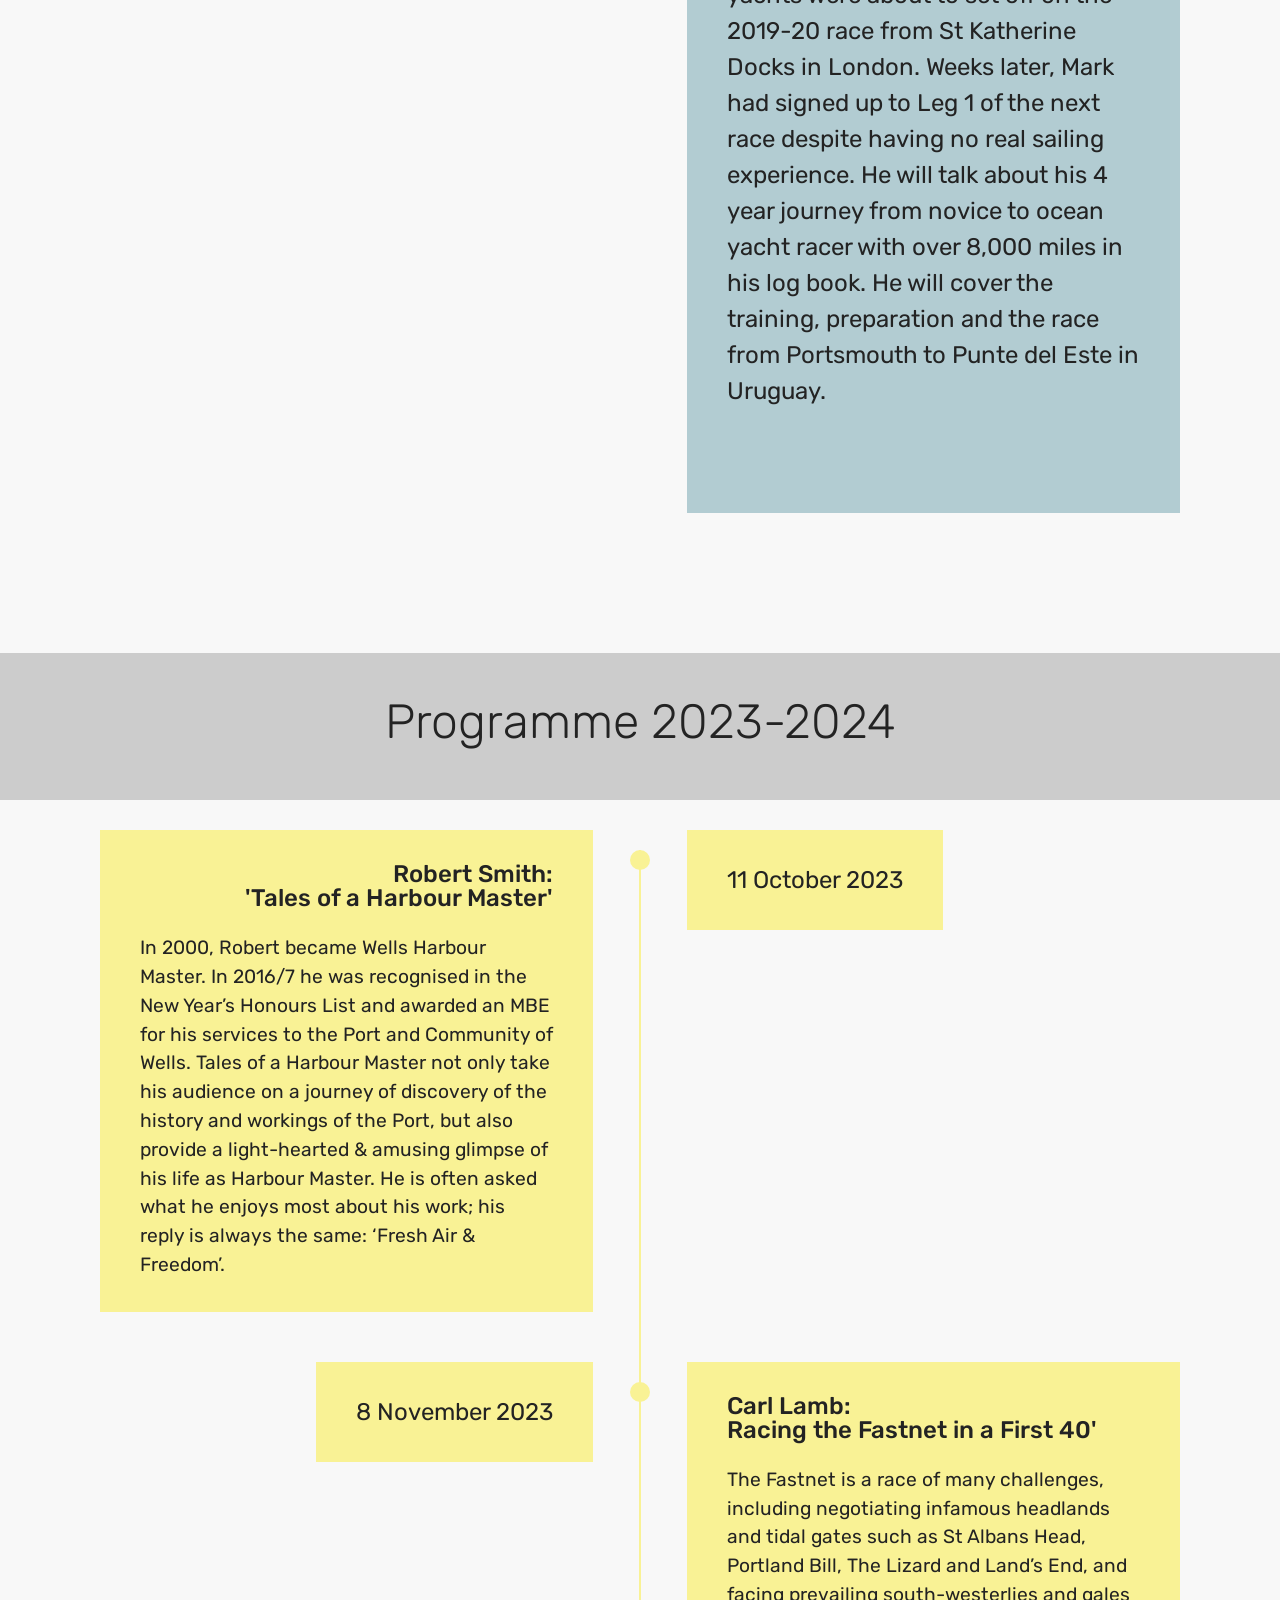
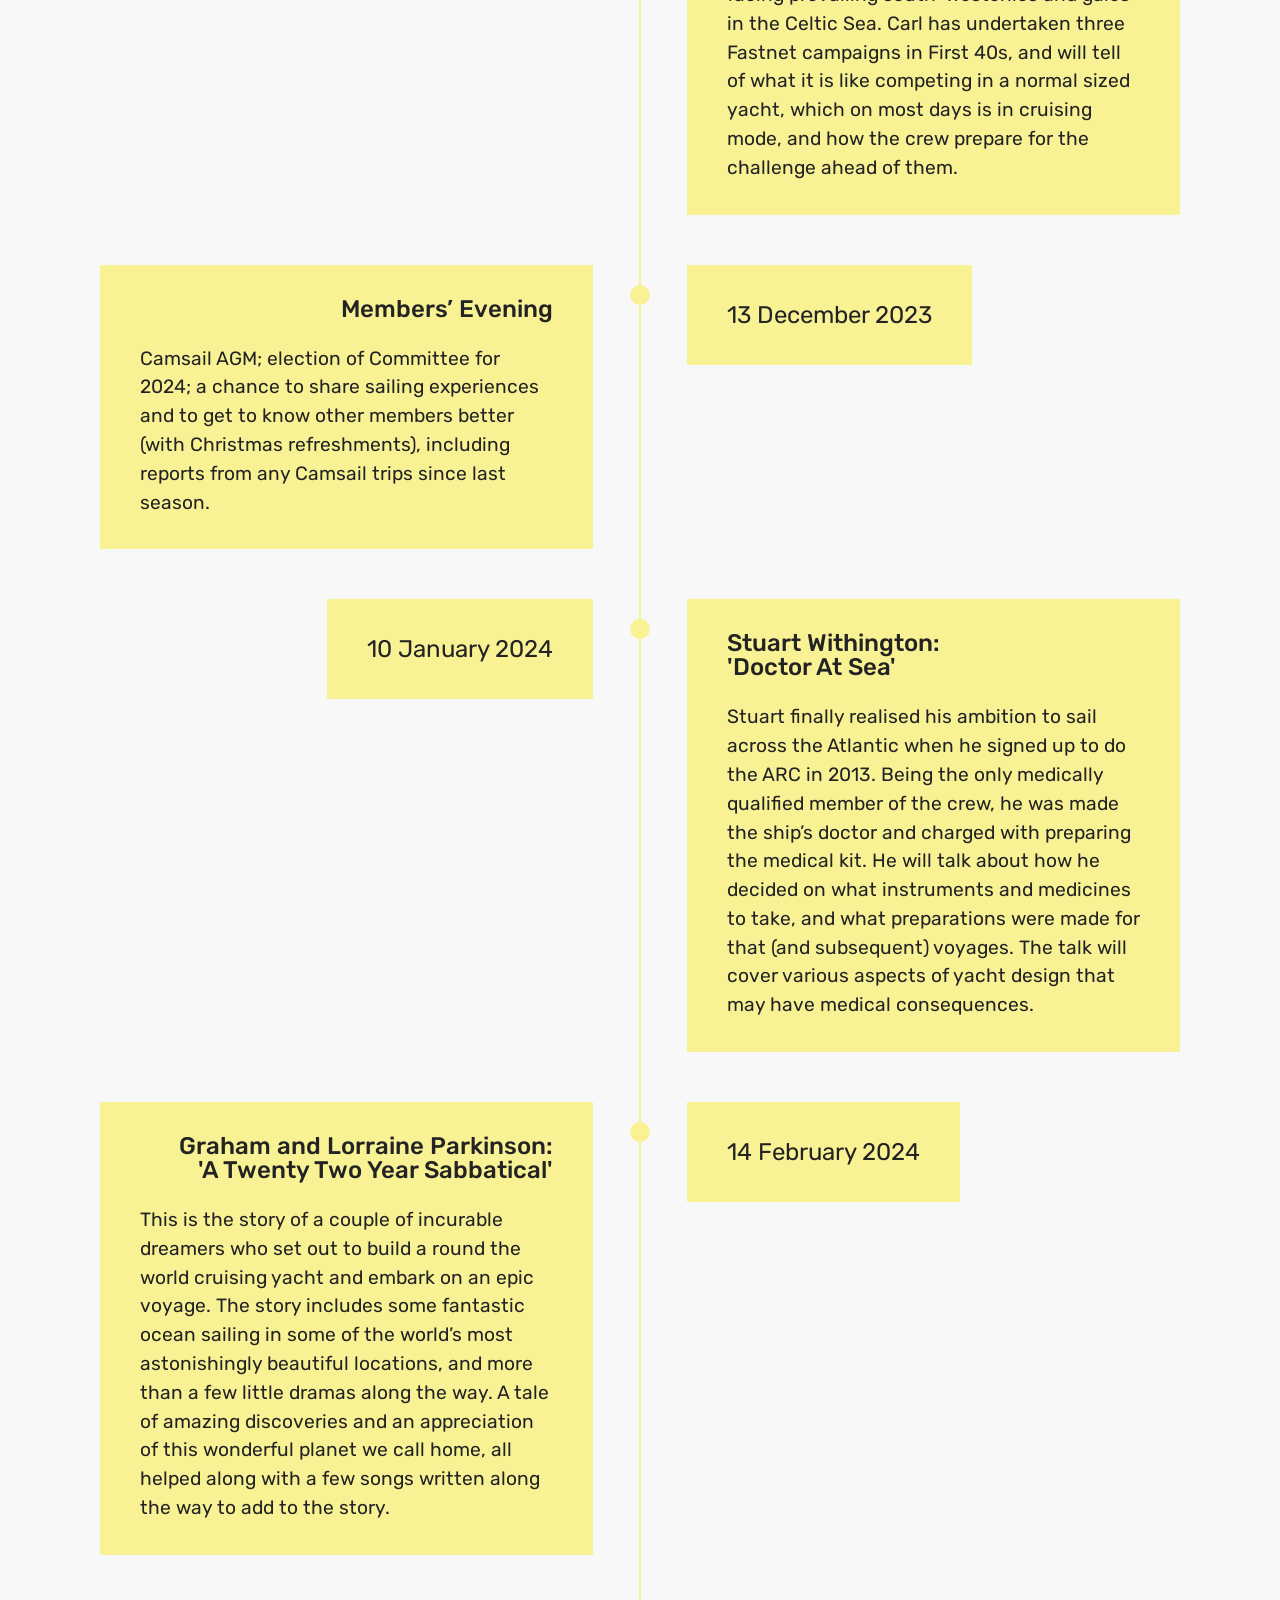
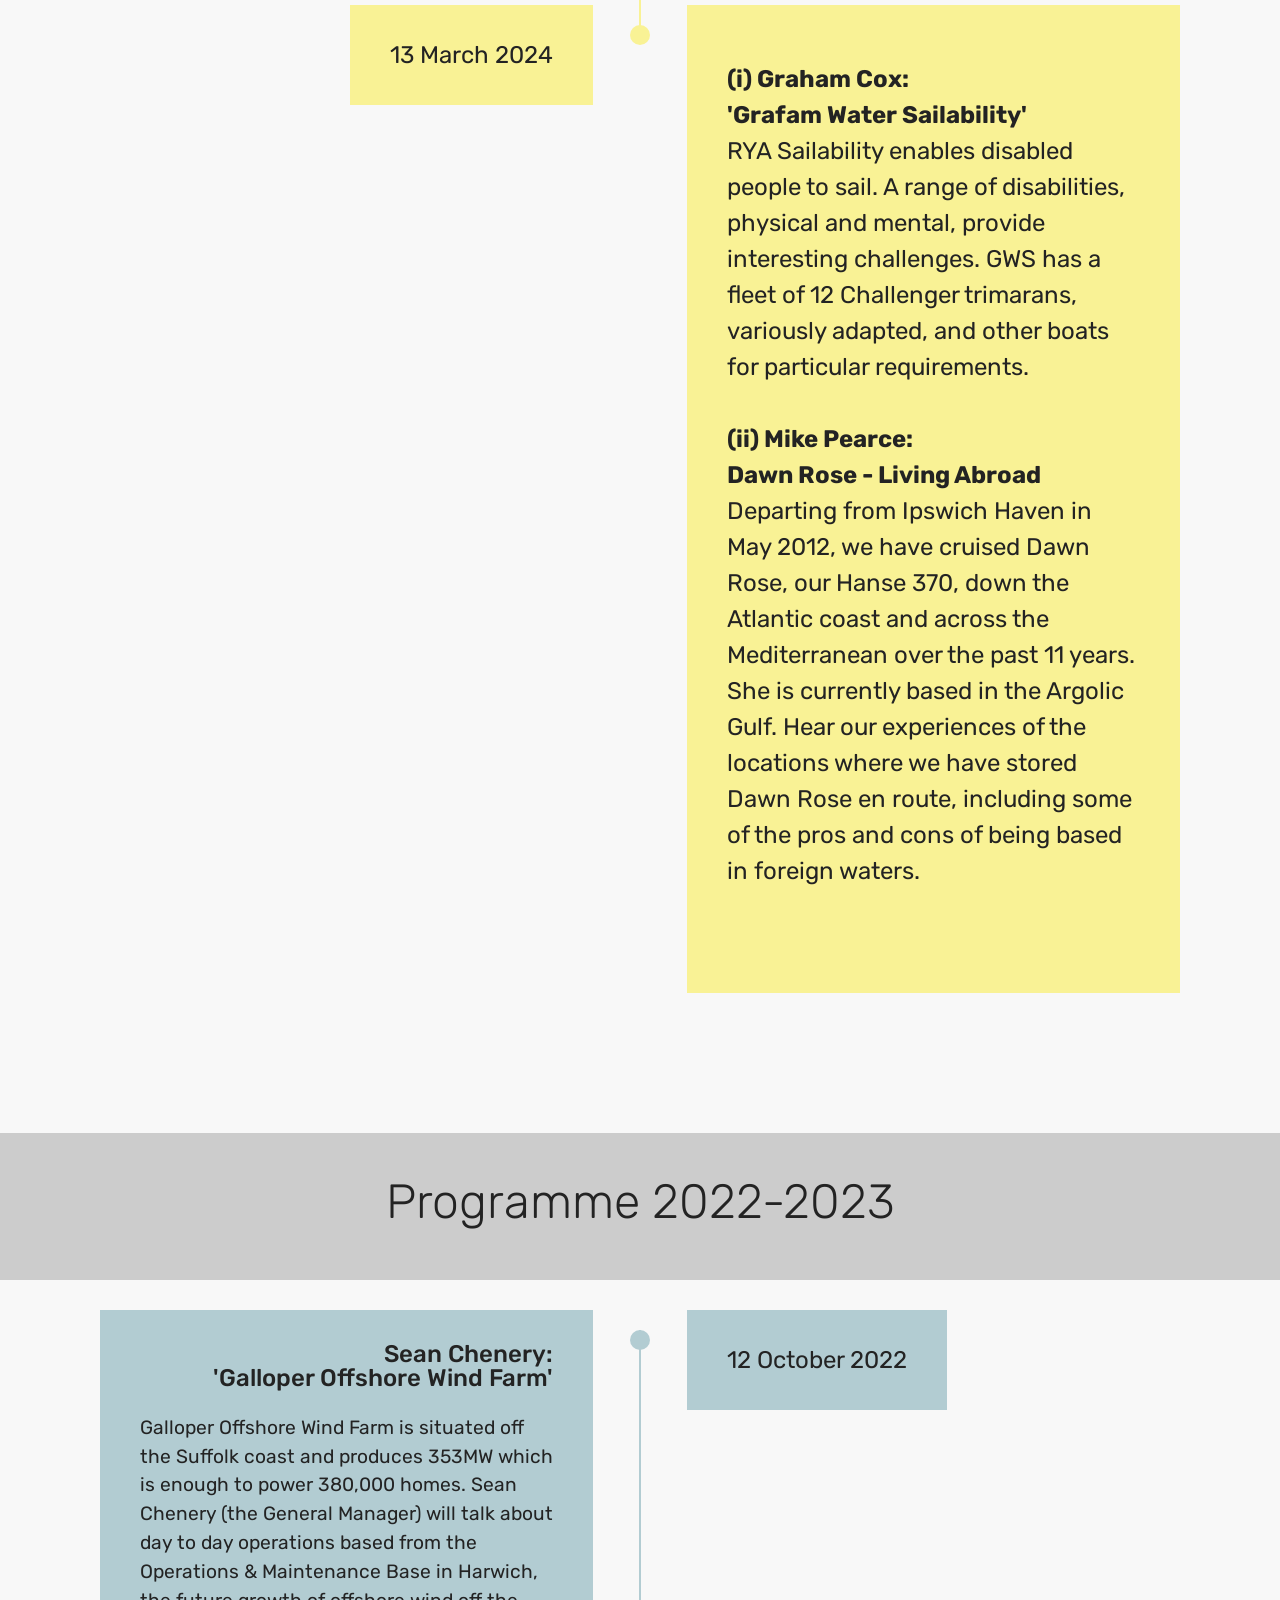
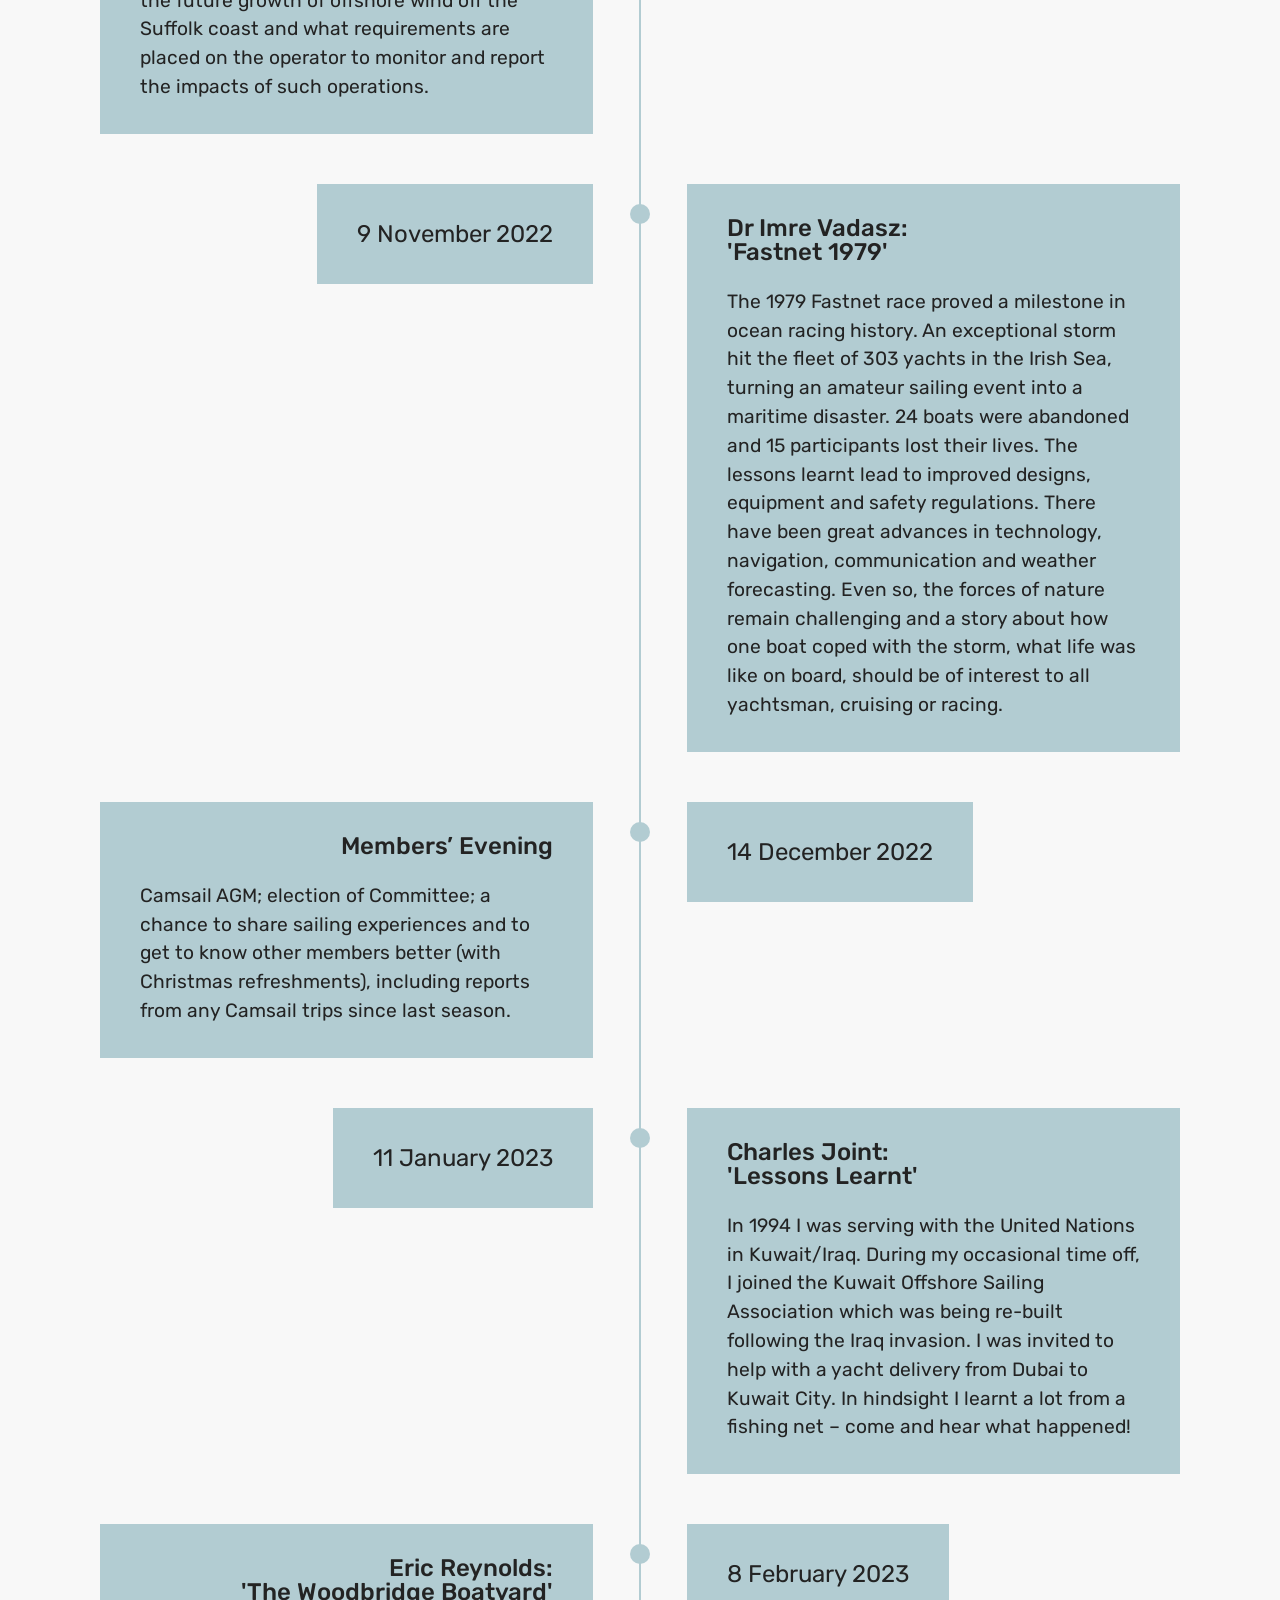
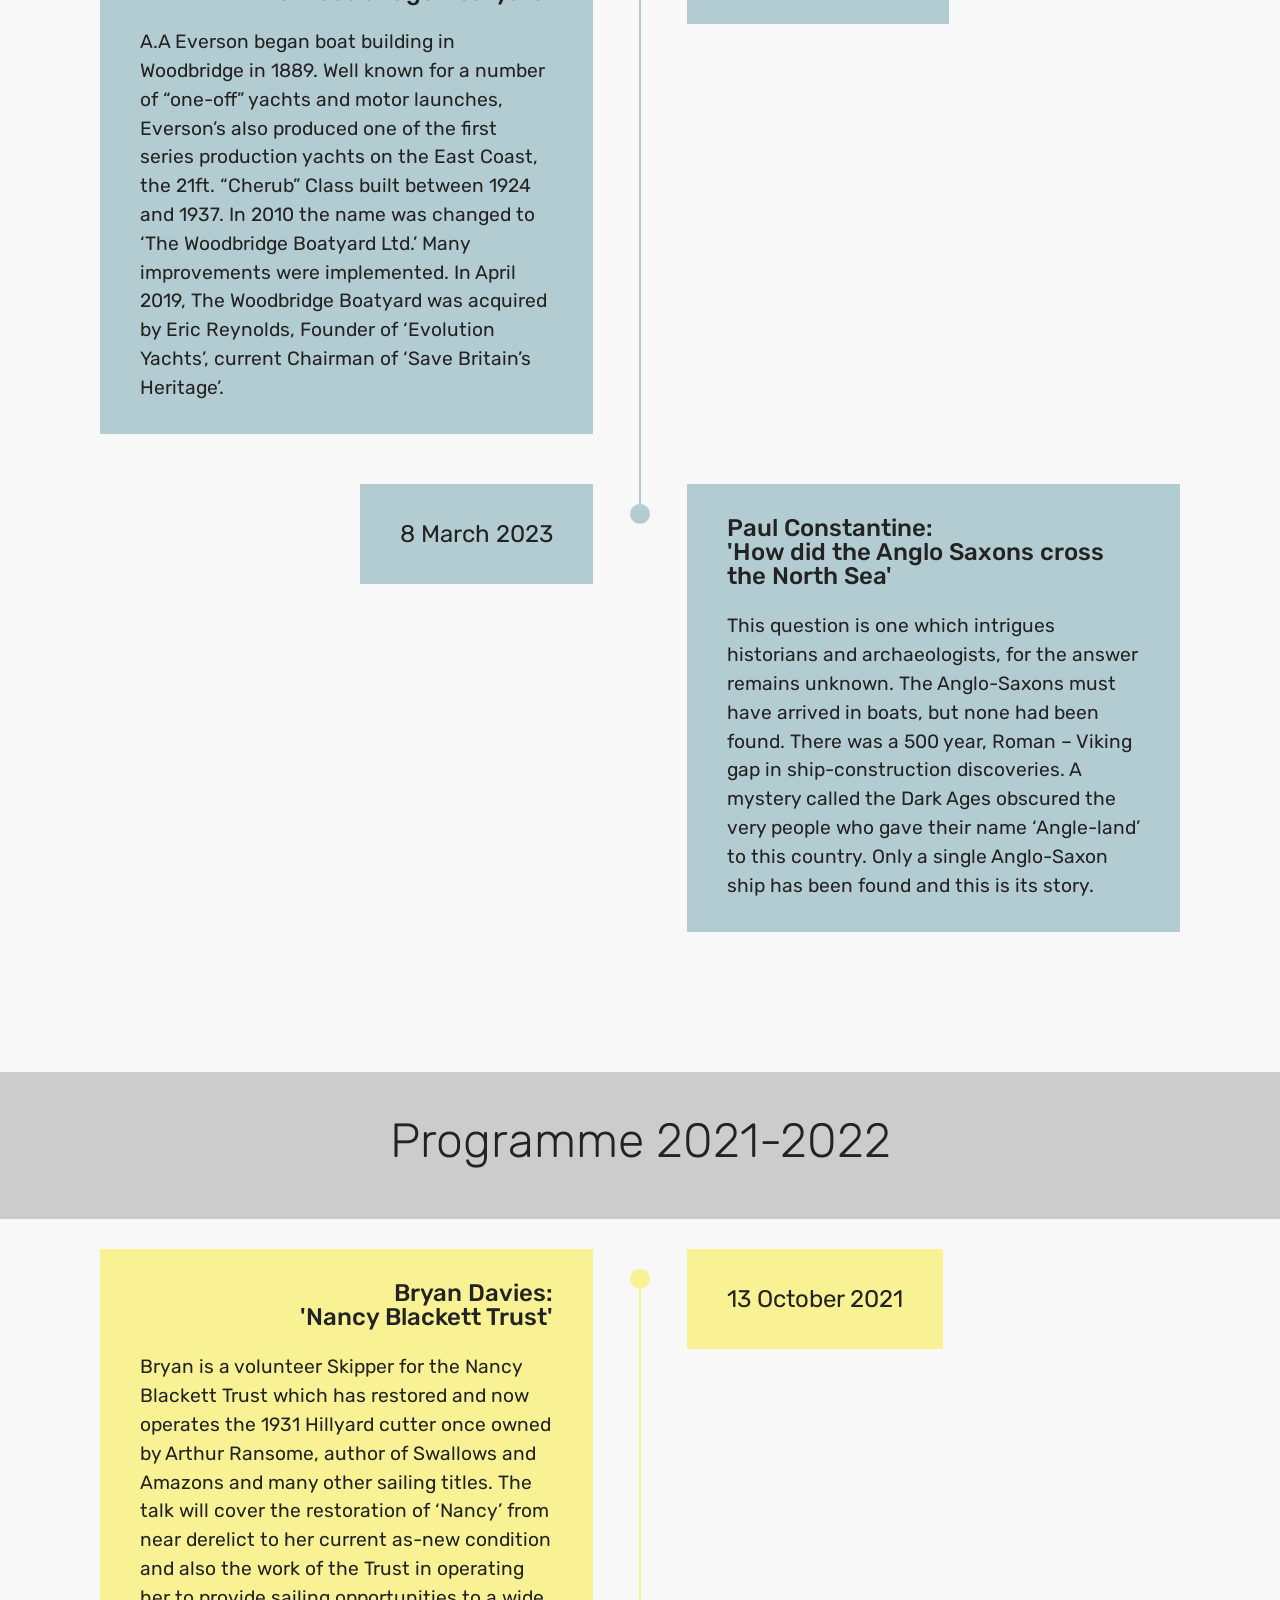
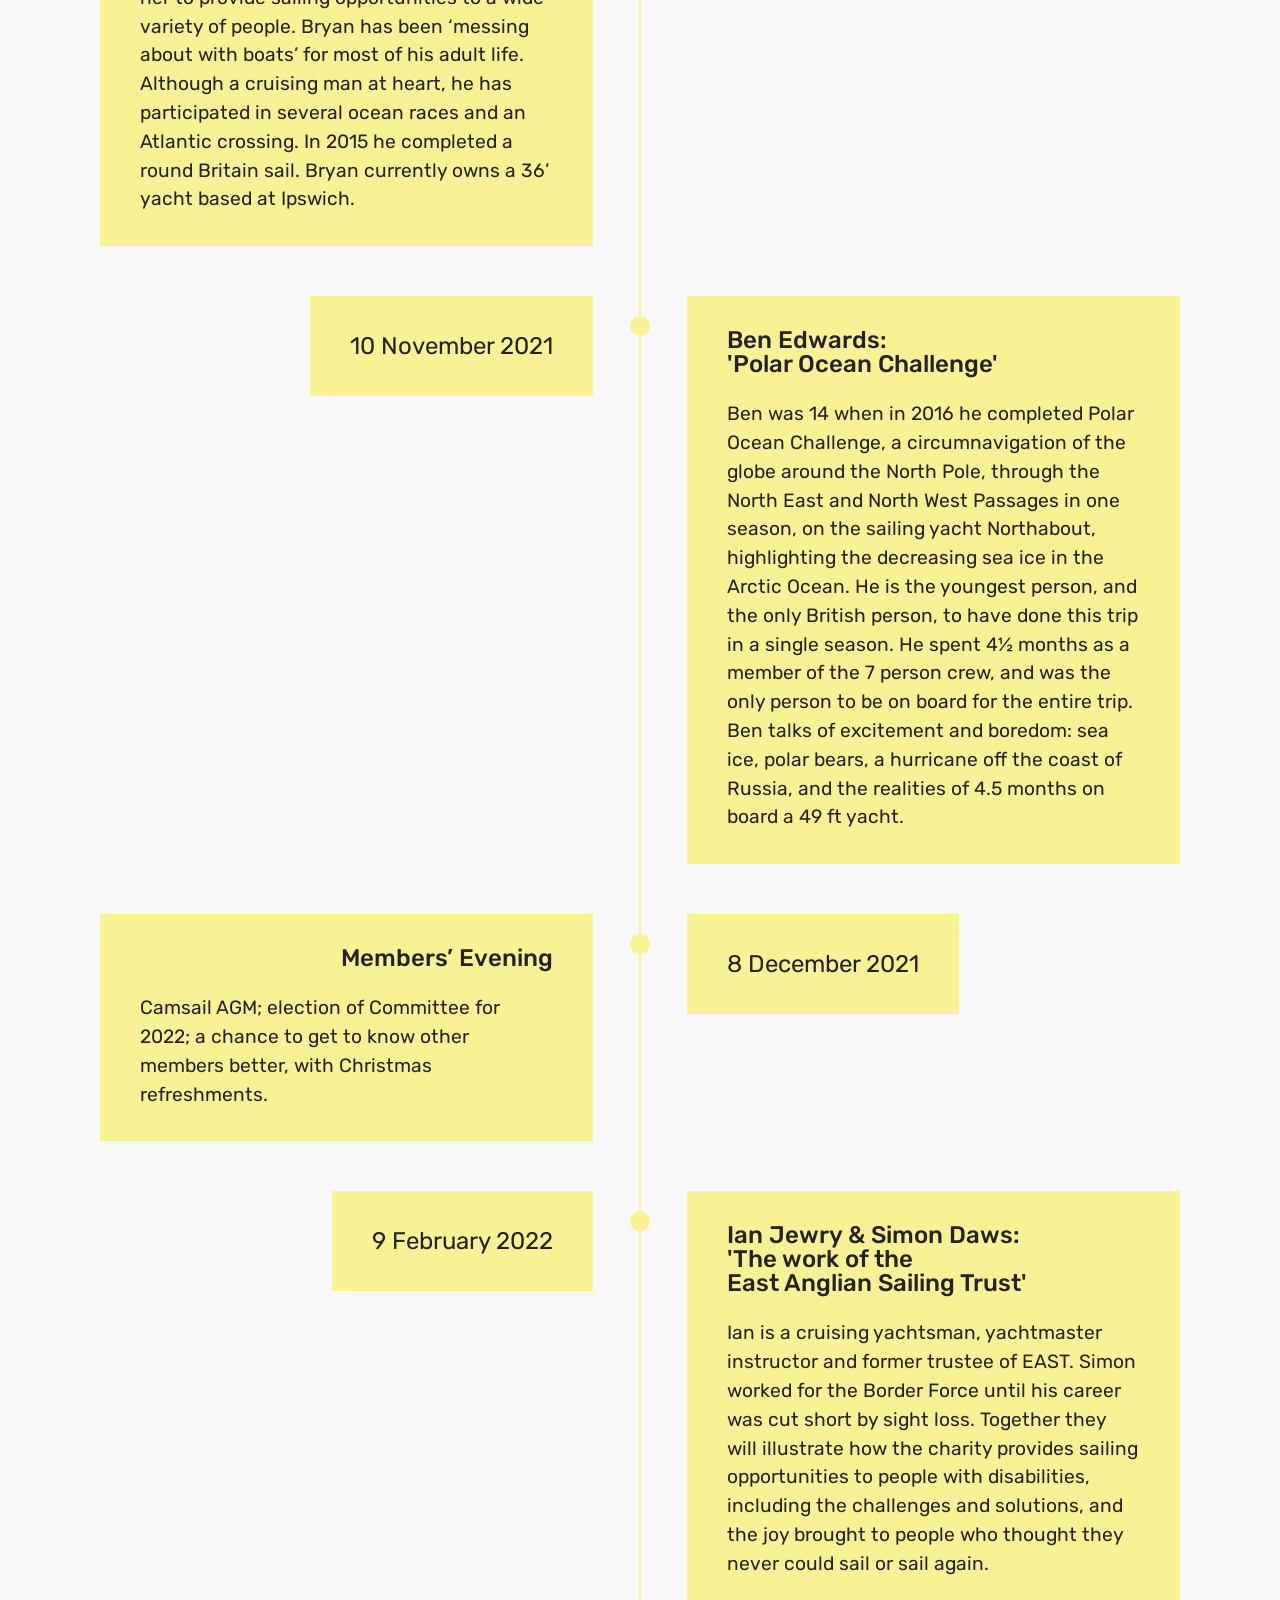
<file: previous_programmes.html>
<!DOCTYPE html>
<html  >
<head>
  <!-- Site made with Mobirise Website Builder v6.1.12, https://mobirise.com -->
  <meta charset="UTF-8">
  <meta http-equiv="X-UA-Compatible" content="IE=edge">
  <meta name="generator" content="Mobirise v6.1.12, mobirise.com">
  <meta name="viewport" content="width=device-width, initial-scale=1, minimum-scale=1">
  <link rel="shortcut icon" href="assets/images/logo5.png" type="image/x-icon">
  <meta name="description" content="Web Site Creator Description">
  
  
  <title>Previous programmes</title>
  <link rel="stylesheet" href="assets/bootstrap/css/bootstrap.min.css">
  <link rel="stylesheet" href="assets/bootstrap/css/bootstrap-grid.min.css">
  <link rel="stylesheet" href="assets/bootstrap/css/bootstrap-reboot.min.css">
  <link rel="stylesheet" href="assets/tether/tether.min.css">
  <link rel="stylesheet" href="assets/theme/css/style.css">
  <link rel="preload" href="https://fonts.googleapis.com/css?family=Rubik:300,300i,400,400i,500,500i,700,700i,900,900i&display=swap" as="style" onload="this.onload=null;this.rel='stylesheet'">
  <noscript><link rel="stylesheet" href="https://fonts.googleapis.com/css?family=Rubik:300,300i,400,400i,500,500i,700,700i,900,900i&display=swap"></noscript>
  <link rel="preload" as="style" href="assets/mobirise/css/mbr-additional.css?v=QoWcaT"><link rel="stylesheet" href="assets/mobirise/css/mbr-additional.css?v=QoWcaT" type="text/css">

  
  
  
</head>
<body>
  
  <section class="mbr-section content8 cid-qNRKA7PRLI" id="content8-i">

    

    <div class="container">
        <div class="media-container-row title">
            <div class="col-12 col-md-8">
                <div class="mbr-section-btn align-center"><a class="btn btn-primary display-4" href="index.html#header3-0">&nbsp; &nbsp; &nbsp; &nbsp; &nbsp; &nbsp; &nbsp; &nbsp; &nbsp; &nbsp; &nbsp; &nbsp; &nbsp; &nbsp; &nbsp; &nbsp; &nbsp; &nbsp; &nbsp; &nbsp; &nbsp; &nbsp; &nbsp; Home&nbsp; &nbsp; &nbsp; &nbsp; &nbsp; &nbsp; &nbsp; &nbsp; &nbsp; &nbsp; &nbsp; &nbsp; &nbsp; &nbsp; &nbsp; &nbsp; &nbsp; &nbsp; &nbsp; &nbsp;&nbsp;</a> <a class="btn btn-black-outline display-4" href="page1.html#content4-2c">2025-2026</a> <a class="btn btn-black-outline display-4" href="page1.html#content4-28">2024-2025</a> <a class="btn btn-black-outline display-4" href="page1.html#content4-26">2023-2024</a> <a class="btn btn-black-outline display-4" href="page1.html#content4-1k">2022-2023</a> <a class="btn btn-black-outline display-4" href="page1.html#content4-1y">2021-2022</a> <a class="btn btn-black-outline display-4" href="page1.html#content4-1n">2020-2021</a> <a class="btn btn-black-outline display-4" href="page1.html#content4-1r">2019-2020</a> <a class="btn btn-black-outline display-4" href="page1.html#timeline1-1k">2018-2019</a>
                    <a class="btn btn-black-outline display-4" href="page1.html#timeline1-20">2017-2018<br></a>  <a class="btn btn-black-outline display-4" href="page1.html#timeline1-1z">2016-2017<br></a></div>
            </div>
        </div>
    </div>
</section>

<section class="mbr-section content4 cid-v8t2svYR5Z" id="content4-2c">

    

    <div class="container">
        <div class="media-container-row">
            <div class="title col-12 col-md-8">
                <h2 class="align-center pb-3 mbr-fonts-style display-2">
                    Programme 2025-2026</h2>
                
                
            </div>
        </div>
    </div>
</section>

<section class="timeline1 cid-v8t27z3JHj" id="timeline1-2b">

    

    

    <div class="container align-center">
        
        

        <div class="container timelines-container" mbri-timelines="">
            <div class="row timeline-element reverse separline">      
                 <div class="timeline-date-panel col-xs-12 col-md-6  align-left">         
                    <div class="time-line-date-content">
                        <p class="mbr-timeline-date mbr-fonts-style display-5">8 October 2025</p>
                    </div>
                </div>
           <span class="iconBackground"></span>
            <div class="col-xs-12 col-md-6 align-right">
                <div class="timeline-text-content">
                    <h4 class="mbr-timeline-title pb-3 mbr-fonts-style display-5">Richard Pattison: 
<div>'The Saving of Varuna'</div></h4>
                    <p class="mbr-timeline-text mbr-fonts-style display-7">Rebuilding Varuna (an 1895 Essex smack) is the latest and ongoing project in a long line of my unusual and off beat sailing misadventures. Somehow these, and some other experiences, combined to influence the saving of a piece of local maritime heritage. From naivety of the sea to naivety of the shipyard and an introduction to shipwrighting, my often daunting journey has been as rewarding as the destination.</p>
                 </div>
            </div>
            </div>

            <div class="row timeline-element separline">
                <div class="timeline-date-panel col-xs-12 col-md-6 align-right">
                    <div class="time-line-date-content">
                        <p class="mbr-timeline-date mbr-fonts-style display-5">12 November 2025</p>
                    </div>
                </div>
                <span class="iconBackground"></span>
                <div class="col-xs-12 col-md-6 align-left ">
                    <div class="timeline-text-content">
                        <h4 class="mbr-timeline-title pb-3 mbr-fonts-style display-5">Andy Beharrell:<br>Smuggling on the East Coast'</h4>
                        <p class="mbr-timeline-text mbr-fonts-style display-7">This talk looks at the golden age of smuggling on the east coast in the 17th and 18th century. It examines what was smuggled and why and considers the various highly creative methods used by the smugglers to evade capture. The various government attempts to prevent smuggling are considered and why they ultimately failed to prevent the smuggling gangs.<br></p>
                    </div>
                </div>
            </div> 


            <div class="row timeline-element reverse separline">
                <div class="timeline-date-panel col-xs-12 col-md-6  align-left">
                    <div class="time-line-date-content">
                        <p class="mbr-timeline-date mbr-fonts-style display-5">10 December 2025</p>
                    </div>
                </div>
                <span class="iconBackground"></span>
                <div class="col-xs-12 col-md-6 align-right">
                    <div class="timeline-text-content">
                        <h4 class="mbr-timeline-title pb-3 mbr-fonts-style display-5">Members’ Evening</h4>      
                        <p class="mbr-timeline-text mbr-fonts-style display-7">Camsail AGM; election of Committee for 2026; a chance to share sailing experiences and to get to know other members better (with Christmas refreshments), including reports from any Camsail trips since last season.</p>
                    </div>
                </div>
            </div>

            <div class="row timeline-element separline">
                <div class="timeline-date-panel col-xs-12 col-md-6 align-right">
                    <div class="time-line-date-content">
                        <p class="mbr-timeline-date mbr-fonts-style display-5">14 January 2026</p>
                    </div>
                </div>
                <span class="iconBackground"></span>
                <div class="col-xs-12 col-md-6 align-left ">
                    <div class="timeline-text-content">
                        <h4 class="mbr-timeline-title pb-3 mbr-fonts-style display-5">Chris Gomersall:<br> 'Wildlife Photography at Sea'</h4>
                        <p class="mbr-timeline-text mbr-fonts-style display-7">Chris Gomersall is a professional wildlife photographer, author and tour leader, whose work has received awards in many international competitions, including once being chosen as the overall winner of European Wildlife Photographer of the Year. His travels have frequently involved photographing wildlife at sea, from sailing vessels, small cruise ships, pelagic trawlers and even fisheries protection vessels. For the last twenty years or so, he has also acted as a wildlife guide on around 50 live-aboard cruises in the Hebrides. In this presentation Chris will share with you some favourite images from his seagoing adventures.  </p>
                    </div>
                </div>
            </div>


            <div class="row timeline-element reverse separline">
                <div class="timeline-date-panel col-xs-12 col-md-6  align-left">
                    <div class="time-line-date-content">
                        <p class="mbr-timeline-date mbr-fonts-style display-5">18 February 2026</p>
                    </div>
                </div>
                <span class="iconBackground"></span>
                <div class="col-xs-12 col-md-6 align-right">
                    <div class="timeline-text-content">
                        <h4 class="mbr-timeline-title pb-3 mbr-fonts-style display-5"><div>Cameron Jones: </div><div>'Harwich Pilot'</div></h4>
                        <p class="mbr-timeline-text mbr-fonts-style display-7">Cameron Jones is a marine pilot responsible for navigating ships in and out of Ipswich, Harwich and Felixstowe (the largest container port in the UK). During his 14 year career at sea he has worked on commercial and military vessels before taking his experience into piloting vessels. He will offer an insight into what it takes to safely navigate some of the world’s largest ships and what can be done by recreational water users to keep themselves safe when sailing near large vessels.</p>
                    </div>
                </div>
            </div>


            <div class="row timeline-element">
                <div class="timeline-date-panel col-xs-12 col-md-6 align-right">
                    <div class="time-line-date-content">
                       <p class="mbr-timeline-date mbr-fonts-style display-5">11 March 2026</p>
                    </div>
                </div>
                <span class="iconBackground"></span>
                <div class="col-xs-12 col-md-6 align-left ">
                    <div class="timeline-text-content">
                        <h4 class="mbr-timeline-title pb-3 mbr-fonts-style display-5">Edward Gildea:<br>'On Icebergs and Albatrosses'</h4>
                        <p class="mbr-timeline-text mbr-fonts-style display-5">Edward Gildea’s experiences of sailing around the world powerfully connected him to the beauty of our planet. What is it like to helm during a Pacific storm? How do you cope with big waves? What is life like below decks for weeks on end? He learned, paradoxically, how very small the planet is and how delicately balanced, even if it feels powerful. He encountered whales and albatrosses and saw graveyards of bleached coral. Now overheated, our future will be determined by our oceans.<strong><br></strong><br><br></p>
                    </div>
                </div>
            </div>

            

            

            

            

            

            
        </div>
    </div>
</section>

<section class="mbr-section content4 cid-uC0qu4xGze" id="content4-28">

    

    <div class="container">
        <div class="media-container-row">
            <div class="title col-12 col-md-8">
                <h2 class="align-center pb-3 mbr-fonts-style display-2">
                    Programme 2024-2025</h2>
                
                
            </div>
        </div>
    </div>
</section>

<section class="timeline1 cid-uC0qaKGuLd" id="timeline1-27">

    

    

    <div class="container align-center">
        
        

        <div class="container timelines-container" mbri-timelines="">
            <div class="row timeline-element reverse separline">      
                 <div class="timeline-date-panel col-xs-12 col-md-6  align-left">         
                    <div class="time-line-date-content">
                        <p class="mbr-timeline-date mbr-fonts-style display-5">9 October 2024</p>
                    </div>
                </div>
           <span class="iconBackground"></span>
            <div class="col-xs-12 col-md-6 align-right">
                <div class="timeline-text-content">
                    <h4 class="mbr-timeline-title pb-3 mbr-fonts-style display-5">Sarah Curtis: 
<div>'Harry King &amp; Sons Pin Mill'</div></h4>
                    <p class="mbr-timeline-text mbr-fonts-style display-7">Sarah Curtis runs Harry King &amp; Sons boatyard with her husband Gus, who has been working at the yard for 35 years.  The couple were asked to continue the King’s legacy by Harry King’s grandson, Geoff, when he retired in 2005. Local girl Sarah grew up sailing the Smack Dorothy which was rebuilt by her stepfather and shipwright Joe Dunnett. She is writing a book on the boatyard’s history.</p>
                 </div>
            </div>
            </div>

            <div class="row timeline-element separline">
                <div class="timeline-date-panel col-xs-12 col-md-6 align-right">
                    <div class="time-line-date-content">
                        <p class="mbr-timeline-date mbr-fonts-style display-5">13 November 2024</p>
                    </div>
                </div>
                <span class="iconBackground"></span>
                <div class="col-xs-12 col-md-6 align-left ">
                    <div class="timeline-text-content">
                        <h4 class="mbr-timeline-title pb-3 mbr-fonts-style display-5">David &amp; Liz White:<br>Round the World in Five Years'</h4>
                        <p class="mbr-timeline-text mbr-fonts-style display-7">David &amp; Liz White agreed that they should wait until their boys were out of nappies before starting this trip. Inevitably it was some time after this before they set off with their two boys, who were then five and eight years old! This talk is about their five year circumnavigation (from 1997 to 2002), all four of them in a 34ft yacht, and some of their experiences along the way.<br></p>
                    </div>
                </div>
            </div> 


            <div class="row timeline-element reverse separline">
                <div class="timeline-date-panel col-xs-12 col-md-6  align-left">
                    <div class="time-line-date-content">
                        <p class="mbr-timeline-date mbr-fonts-style display-5">11 December 2024</p>
                    </div>
                </div>
                <span class="iconBackground"></span>
                <div class="col-xs-12 col-md-6 align-right">
                    <div class="timeline-text-content">
                        <h4 class="mbr-timeline-title pb-3 mbr-fonts-style display-5">Members’ Evening</h4>      
                        <p class="mbr-timeline-text mbr-fonts-style display-7">Camsail AGM; election of Committee for 2025; a chance to share sailing experiences and to get to know other members better (with Christmas refreshments), including reports from any Camsail trips since last season.</p>
                    </div>
                </div>
            </div>

            <div class="row timeline-element separline">
                <div class="timeline-date-panel col-xs-12 col-md-6 align-right">
                    <div class="time-line-date-content">
                        <p class="mbr-timeline-date mbr-fonts-style display-5">8 January 2025</p>
                    </div>
                </div>
                <span class="iconBackground"></span>
                <div class="col-xs-12 col-md-6 align-left ">
                    <div class="timeline-text-content">
                        <h4 class="mbr-timeline-title pb-3 mbr-fonts-style display-5">David Davies:<br> 'Samuel Pepys'</h4>
                        <p class="mbr-timeline-text mbr-fonts-style display-7">David Davies is the chairman of the Society for Nautical Research. His books Pepys's Navy and Kings of the Sea: Charles II, James II and the Royal Navy won the Pepys and Anderson prizes respectively. Samuel Pepys, a Huntingdon man and founder of one of Cambridge's finest libraries, is best known as a lively diarist. But he was also perhaps the most influential naval administrator in British history, knew the east coast well and was closely involved with the development of the dockyard at Harwich, where he also served as MP.  </p>
                    </div>
                </div>
            </div>


            <div class="row timeline-element reverse separline">
                <div class="timeline-date-panel col-xs-12 col-md-6  align-left">
                    <div class="time-line-date-content">
                        <p class="mbr-timeline-date mbr-fonts-style display-5">12 February 2025</p>
                    </div>
                </div>
                <span class="iconBackground"></span>
                <div class="col-xs-12 col-md-6 align-right">
                    <div class="timeline-text-content">
                        <h4 class="mbr-timeline-title pb-3 mbr-fonts-style display-5"><div>John Aylmer: </div><div>'Flotilla Sailing from 2 Viewpoints'</div></h4>
                        <p class="mbr-timeline-text mbr-fonts-style display-7">John Aylmer enjoyed his twenty second sailing trip in Croatian waters in September 2022. About half of those trips were flotilla sailing, initially as client and then later as helper/instructor. John will describe what has drawn him to those waters for so long, and some of his experiences on both sides of that flotilla experience.</p>
                    </div>
                </div>
            </div>


            <div class="row timeline-element">
                <div class="timeline-date-panel col-xs-12 col-md-6 align-right">
                    <div class="time-line-date-content">
                       <p class="mbr-timeline-date mbr-fonts-style display-5">12 March 2025</p>
                    </div>
                </div>
                <span class="iconBackground"></span>
                <div class="col-xs-12 col-md-6 align-left ">
                    <div class="timeline-text-content">
                        <h4 class="mbr-timeline-title pb-3 mbr-fonts-style display-5">Mark Humphries:<br>'The Clipper Round The World Race'</h4>
                        <p class="mbr-timeline-text mbr-fonts-style display-5">Mark Humphries in 2019 discovered the Clipper Round the World Yacht Race just as the fleet of 11 matched yachts were about to set off on the 2019-20 race from St Katherine Docks in London. Weeks later, Mark had signed up to Leg 1 of the next race despite having no real sailing experience. He will talk about his 4 year journey from novice to ocean yacht racer with over 8,000 miles in his log book. He will cover the training, preparation and the race from Portsmouth to Punte del Este in Uruguay.<strong><br></strong><br><br></p>
                    </div>
                </div>
            </div>

            

            

            

            

            

            
        </div>
    </div>
</section>

<section class="mbr-section content4 cid-u1eCCHtgvT" id="content4-26">

    

    <div class="container">
        <div class="media-container-row">
            <div class="title col-12 col-md-8">
                <h2 class="align-center pb-3 mbr-fonts-style display-2">
                    Programme 2023-2024</h2>
                
                
            </div>
        </div>
    </div>
</section>

<section class="timeline1 cid-u1eC4Tj1Jk" id="timeline1-25">

    

    

    <div class="container align-center">
        
        

        <div class="container timelines-container" mbri-timelines="">
            <div class="row timeline-element reverse separline">      
                 <div class="timeline-date-panel col-xs-12 col-md-6  align-left">         
                    <div class="time-line-date-content">
                        <p class="mbr-timeline-date mbr-fonts-style display-5">11 October 2023</p>
                    </div>
                </div>
           <span class="iconBackground"></span>
            <div class="col-xs-12 col-md-6 align-right">
                <div class="timeline-text-content">
                    <h4 class="mbr-timeline-title pb-3 mbr-fonts-style display-5">Robert Smith: 
<div>'Tales of a Harbour Master'</div></h4>
                    <p class="mbr-timeline-text mbr-fonts-style display-7">In 2000, Robert became Wells Harbour Master. In 2016/7 he was recognised in the New Year’s Honours List and awarded an MBE for his services to the Port and Community of Wells. Tales of a Harbour Master not only take his audience on a journey of discovery of the history and workings of the Port, but also provide a light-hearted &amp; amusing glimpse of his life as Harbour Master. He is often asked what he enjoys most about his work; his reply is always the same: ‘Fresh Air &amp; Freedom’.</p>
                 </div>
            </div>
            </div>

            <div class="row timeline-element separline">
                <div class="timeline-date-panel col-xs-12 col-md-6 align-right">
                    <div class="time-line-date-content">
                        <p class="mbr-timeline-date mbr-fonts-style display-5">8 November 2023</p>
                    </div>
                </div>
                <span class="iconBackground"></span>
                <div class="col-xs-12 col-md-6 align-left ">
                    <div class="timeline-text-content">
                        <h4 class="mbr-timeline-title pb-3 mbr-fonts-style display-5">Carl Lamb:<br>Racing the Fastnet in a First 40'</h4>
                        <p class="mbr-timeline-text mbr-fonts-style display-7">The Fastnet is a race of many challenges, including negotiating infamous headlands and tidal gates such as St Albans Head, Portland Bill, The Lizard and Land’s End, and facing prevailing south-westerlies and gales in the Celtic Sea. Carl has undertaken three Fastnet campaigns in First 40s, and will tell of what it is like competing in a normal sized yacht, which on most days is in cruising mode, and how the crew prepare for the challenge ahead of them.<br></p>
                    </div>
                </div>
            </div> 


            <div class="row timeline-element reverse separline">
                <div class="timeline-date-panel col-xs-12 col-md-6  align-left">
                    <div class="time-line-date-content">
                        <p class="mbr-timeline-date mbr-fonts-style display-5">13 December 2023</p>
                    </div>
                </div>
                <span class="iconBackground"></span>
                <div class="col-xs-12 col-md-6 align-right">
                    <div class="timeline-text-content">
                        <h4 class="mbr-timeline-title pb-3 mbr-fonts-style display-5">Members’ Evening</h4>      
                        <p class="mbr-timeline-text mbr-fonts-style display-7">Camsail AGM; election of Committee for 2024; a chance to share sailing experiences and to get to know other members better (with Christmas refreshments), including reports from any Camsail trips since last season.</p>
                    </div>
                </div>
            </div>

            <div class="row timeline-element separline">
                <div class="timeline-date-panel col-xs-12 col-md-6 align-right">
                    <div class="time-line-date-content">
                        <p class="mbr-timeline-date mbr-fonts-style display-5">10 January 2024</p>
                    </div>
                </div>
                <span class="iconBackground"></span>
                <div class="col-xs-12 col-md-6 align-left ">
                    <div class="timeline-text-content">
                        <h4 class="mbr-timeline-title pb-3 mbr-fonts-style display-5">Stuart Withington:<br> 'Doctor At Sea'</h4>
                        <p class="mbr-timeline-text mbr-fonts-style display-7">Stuart finally realised his ambition to sail across the Atlantic when he signed up to do the ARC in 2013. Being the only medically qualified member of the crew, he was made the ship’s doctor and charged with preparing the medical kit. He will talk about how he decided on what instruments and medicines to take, and what preparations were made for that (and subsequent) voyages. The talk will cover various aspects of yacht design that may have medical consequences.  </p>
                    </div>
                </div>
            </div>


            <div class="row timeline-element reverse separline">
                <div class="timeline-date-panel col-xs-12 col-md-6  align-left">
                    <div class="time-line-date-content">
                        <p class="mbr-timeline-date mbr-fonts-style display-5">14 February 2024</p>
                    </div>
                </div>
                <span class="iconBackground"></span>
                <div class="col-xs-12 col-md-6 align-right">
                    <div class="timeline-text-content">
                        <h4 class="mbr-timeline-title pb-3 mbr-fonts-style display-5"><div>Graham and Lorraine Parkinson: </div><div>'A Twenty Two Year Sabbatical'</div></h4>
                        <p class="mbr-timeline-text mbr-fonts-style display-7">This is the story of a couple of incurable dreamers who set out to build a round the world cruising yacht and embark on an epic voyage. The story includes some fantastic ocean sailing in some of the world’s most astonishingly beautiful locations, and more than a few little dramas along the way. A tale of amazing discoveries and an appreciation of this wonderful planet we call home, all helped along with a few songs written along the way to add to the story.</p>
                    </div>
                </div>
            </div>


            <div class="row timeline-element">
                <div class="timeline-date-panel col-xs-12 col-md-6 align-right">
                    <div class="time-line-date-content">
                       <p class="mbr-timeline-date mbr-fonts-style display-5">13 March 2024</p>
                    </div>
                </div>
                <span class="iconBackground"></span>
                <div class="col-xs-12 col-md-6 align-left ">
                    <div class="timeline-text-content">
                        <h4 class="mbr-timeline-title pb-3 mbr-fonts-style display-5"></h4>
                        <p class="mbr-timeline-text mbr-fonts-style display-5"><strong>(i) Graham Cox:
<br>'Grafam Water Sailability'</strong><br>RYA Sailability enables disabled people to sail.  A range of disabilities, physical and mental, provide interesting challenges. GWS has a fleet of 12 Challenger trimarans, variously adapted, and other boats for particular requirements.<br><br><strong>(ii) Mike Pearce:<br>Dawn Rose - Living Abroad</strong><br>Departing from Ipswich Haven in May 2012, we have cruised Dawn Rose, our Hanse 370, down the Atlantic coast and across the Mediterranean over the past 11 years. She is currently based in the Argolic Gulf. Hear our experiences of the locations where we have stored Dawn Rose en route, including some of the pros and cons of being based in foreign waters.<strong><br></strong><br><br></p>
                    </div>
                </div>
            </div>

            

            

            

            

            

            
        </div>
    </div>
</section>

<section class="mbr-section content4 cid-sZ2acmK5vY" id="content4-1k">

    

    <div class="container">
        <div class="media-container-row">
            <div class="title col-12 col-md-8">
                <h2 class="align-center pb-3 mbr-fonts-style display-2">
                    Programme 2022-2023</h2>
                
                
            </div>
        </div>
    </div>
</section>

<section class="timeline1 cid-tv5X4cjR8G" id="timeline1-1w">

    

    

    <div class="container align-center">
        
        

        <div class="container timelines-container" mbri-timelines="">
            <div class="row timeline-element reverse separline">      
                 <div class="timeline-date-panel col-xs-12 col-md-6  align-left">         
                    <div class="time-line-date-content">
                        <p class="mbr-timeline-date mbr-fonts-style display-5">12 October 2022</p>
                    </div>
                </div>
           <span class="iconBackground"></span>
            <div class="col-xs-12 col-md-6 align-right">
                <div class="timeline-text-content">
                    <h4 class="mbr-timeline-title pb-3 mbr-fonts-style display-5">Sean Chenery: 
<div>'Galloper Offshore Wind Farm'</div></h4>
                    <p class="mbr-timeline-text mbr-fonts-style display-7">Galloper Offshore Wind Farm is situated off the Suffolk coast and produces 353MW which is enough to power 380,000 homes. Sean Chenery (the General Manager) will talk about day to day operations based from the Operations &amp; Maintenance Base in Harwich, the future growth of offshore wind off the Suffolk coast and what requirements are placed on the operator to monitor and report the impacts of such operations. </p>
                 </div>
            </div>
            </div>

            <div class="row timeline-element separline">
                <div class="timeline-date-panel col-xs-12 col-md-6 align-right">
                    <div class="time-line-date-content">
                        <p class="mbr-timeline-date mbr-fonts-style display-5">9 November 2022</p>
                    </div>
                </div>
                <span class="iconBackground"></span>
                <div class="col-xs-12 col-md-6 align-left ">
                    <div class="timeline-text-content">
                        <h4 class="mbr-timeline-title pb-3 mbr-fonts-style display-5">Dr Imre Vadasz:<br>'Fastnet 1979'</h4>
                        <p class="mbr-timeline-text mbr-fonts-style display-7">The 1979 Fastnet race proved a milestone in ocean racing history. An exceptional storm hit the fleet of 303 yachts in the Irish Sea, turning an amateur sailing event into a maritime disaster. 24 boats were abandoned and 15 participants lost their lives. The lessons learnt lead to improved designs, equipment and safety regulations. There have been great advances in technology, navigation, communication and weather forecasting. Even so, the forces of nature remain challenging and a story about how one boat coped with the storm, what life was like on board, should be of interest to all yachtsman, cruising or racing.<br></p>
                    </div>
                </div>
            </div> 


            <div class="row timeline-element reverse separline">
                <div class="timeline-date-panel col-xs-12 col-md-6  align-left">
                    <div class="time-line-date-content">
                        <p class="mbr-timeline-date mbr-fonts-style display-5">14 December 2022</p>
                    </div>
                </div>
                <span class="iconBackground"></span>
                <div class="col-xs-12 col-md-6 align-right">
                    <div class="timeline-text-content">
                        <h4 class="mbr-timeline-title pb-3 mbr-fonts-style display-5">Members’ Evening</h4>      
                        <p class="mbr-timeline-text mbr-fonts-style display-7">Camsail AGM; election of Committee; a chance to share sailing experiences and to get to know other members better (with Christmas refreshments), including reports from any Camsail trips since last season.</p>
                    </div>
                </div>
            </div>

            <div class="row timeline-element separline">
                <div class="timeline-date-panel col-xs-12 col-md-6 align-right">
                    <div class="time-line-date-content">
                        <p class="mbr-timeline-date mbr-fonts-style display-5">11 January 2023</p>
                    </div>
                </div>
                <span class="iconBackground"></span>
                <div class="col-xs-12 col-md-6 align-left ">
                    <div class="timeline-text-content">
                        <h4 class="mbr-timeline-title pb-3 mbr-fonts-style display-5">Charles Joint:<br> 'Lessons Learnt'</h4>
                        <p class="mbr-timeline-text mbr-fonts-style display-7">In 1994 I was serving with the United Nations in Kuwait/Iraq.  During my occasional time off, I joined the Kuwait Offshore Sailing Association which was being re-built following the Iraq invasion.  I was invited to help with a yacht delivery from Dubai to Kuwait City. In hindsight I learnt a lot from a fishing net – come and hear what happened! </p>
                    </div>
                </div>
            </div>


            <div class="row timeline-element reverse separline">
                <div class="timeline-date-panel col-xs-12 col-md-6  align-left">
                    <div class="time-line-date-content">
                        <p class="mbr-timeline-date mbr-fonts-style display-5">8 February 2023</p>
                    </div>
                </div>
                <span class="iconBackground"></span>
                <div class="col-xs-12 col-md-6 align-right">
                    <div class="timeline-text-content">
                        <h4 class="mbr-timeline-title pb-3 mbr-fonts-style display-5"><div>Eric Reynolds:
</div><div>'The Woodbridge Boatyard'</div></h4>
                        <p class="mbr-timeline-text mbr-fonts-style display-7">A.A Everson began boat building in Woodbridge in 1889. Well known for a number of “one-off” yachts and motor launches, Everson’s also produced one of the first series production yachts on the East Coast, the 21ft. “Cherub” Class built between 1924 and 1937. In 2010 the name was changed to ‘The Woodbridge Boatyard Ltd.’ Many improvements were implemented. In April 2019, The Woodbridge Boatyard was acquired by Eric Reynolds, Founder of ‘Evolution Yachts’, current Chairman of ‘Save Britain’s Heritage’. <br></p>
                    </div>
                </div>
            </div>


            <div class="row timeline-element">
                <div class="timeline-date-panel col-xs-12 col-md-6 align-right">
                    <div class="time-line-date-content">
                       <p class="mbr-timeline-date mbr-fonts-style display-5">8 March 2023</p>
                    </div>
                </div>
                <span class="iconBackground"></span>
                <div class="col-xs-12 col-md-6 align-left ">
                    <div class="timeline-text-content">
                        <h4 class="mbr-timeline-title pb-3 mbr-fonts-style display-5">Paul Constantine:<br>'How did the Anglo Saxons cross the North Sea'</h4>
                        <p class="mbr-timeline-text mbr-fonts-style display-7">This question is one which intrigues historians and archaeologists, for the answer remains unknown. The Anglo-Saxons must have arrived in boats, but none had been found. There was a 500 year, Roman – Viking gap in ship-construction discoveries. A mystery called the Dark Ages obscured the very people who gave their name ‘Angle-land’ to this country. Only a single Anglo-Saxon ship has been found and this is its story.<br></p>
                    </div>
                </div>
            </div>

            

            

            

            

            

            
        </div>
    </div>
</section>

<section class="mbr-section content4 cid-tv5XcOSUi1" id="content4-1y">

    

    <div class="container">
        <div class="media-container-row">
            <div class="title col-12 col-md-8">
                <h2 class="align-center pb-3 mbr-fonts-style display-2">
                    Programme 2021-2022</h2>
                
                
            </div>
        </div>
    </div>
</section>

<section class="timeline1 cid-sZ2adAheCG" id="timeline1-1l">

    

    

    <div class="container align-center">
        
        

        <div class="container timelines-container" mbri-timelines="">
            <div class="row timeline-element reverse separline">      
                 <div class="timeline-date-panel col-xs-12 col-md-6  align-left">         
                    <div class="time-line-date-content">
                        <p class="mbr-timeline-date mbr-fonts-style display-5">13 October 2021</p>
                    </div>
                </div>
           <span class="iconBackground"></span>
            <div class="col-xs-12 col-md-6 align-right">
                <div class="timeline-text-content">
                    <h4 class="mbr-timeline-title pb-3 mbr-fonts-style display-5">Bryan Davies: 
<div>'Nancy Blackett Trust'</div></h4>
                    <p class="mbr-timeline-text mbr-fonts-style display-7">Bryan is a volunteer Skipper for the Nancy Blackett Trust which has restored and now operates the 1931 Hillyard cutter once owned by Arthur Ransome, author of Swallows and Amazons and many other sailing titles. The talk will cover the restoration of ‘Nancy’ from near derelict to her current as-new condition and also the work of the Trust in operating her to provide sailing opportunities to a wide variety of people.    Bryan has been ‘messing about with boats’ for most of his adult life.  Although a cruising man at heart, he has participated in several ocean races and an Atlantic crossing.  In 2015 he completed a round Britain sail. Bryan currently owns a 36’ yacht based at Ipswich.&nbsp;</p>
                 </div>
            </div>
            </div>

            <div class="row timeline-element separline">
                <div class="timeline-date-panel col-xs-12 col-md-6 align-right">
                    <div class="time-line-date-content">
                        <p class="mbr-timeline-date mbr-fonts-style display-5">
                            10 November 2021</p>
                    </div>
                </div>
                <span class="iconBackground"></span>
                <div class="col-xs-12 col-md-6 align-left ">
                    <div class="timeline-text-content">
                        <h4 class="mbr-timeline-title pb-3 mbr-fonts-style display-5">Ben Edwards:<br>'Polar Ocean Challenge'</h4>
                        <p class="mbr-timeline-text mbr-fonts-style display-7">Ben was 14 when in 2016 he completed Polar Ocean Challenge, a circumnavigation of the globe around the North Pole, through the North East and North West Passages in one season, on the sailing yacht Northabout, highlighting the decreasing sea ice in the Arctic Ocean. He is the youngest person, and the only British person, to have done this trip in a single season. He spent 4½ months as a member of the 7 person crew, and was the only person to be on board for the entire trip. Ben talks of excitement and boredom: sea ice, polar bears, a hurricane off the coast of Russia, and the realities of 4.5 months on board a 49 ft yacht.<br></p>
                    </div>
                </div>
            </div> 


            <div class="row timeline-element reverse separline">
                <div class="timeline-date-panel col-xs-12 col-md-6  align-left">
                    <div class="time-line-date-content">
                        <p class="mbr-timeline-date mbr-fonts-style display-5">8 December 2021</p>
                    </div>
                </div>
                <span class="iconBackground"></span>
                <div class="col-xs-12 col-md-6 align-right">
                    <div class="timeline-text-content">
                        <h4 class="mbr-timeline-title pb-3 mbr-fonts-style display-5">Members’ Evening</h4>      
                        <p class="mbr-timeline-text mbr-fonts-style display-7">Camsail AGM; election of Committee for 2022; a chance to get to know other members better, with Christmas refreshments.</p>
                    </div>
                </div>
            </div>

            <div class="row timeline-element separline">
                <div class="timeline-date-panel col-xs-12 col-md-6 align-right">
                    <div class="time-line-date-content">
                        <p class="mbr-timeline-date mbr-fonts-style display-5">9 February 2022</p>
                    </div>
                </div>
                <span class="iconBackground"></span>
                <div class="col-xs-12 col-md-6 align-left ">
                    <div class="timeline-text-content">
                        <h4 class="mbr-timeline-title pb-3 mbr-fonts-style display-5">Ian Jewry &amp; Simon Daws:
<div>'The work of the
</div><div>East Anglian Sailing Trust'</div></h4>
                        <p class="mbr-timeline-text mbr-fonts-style display-7">Ian is a cruising yachtsman, yachtmaster instructor and former trustee of EAST. Simon worked for the Border Force until his career was cut short by sight loss. Together they will illustrate how the charity provides sailing opportunities to people with disabilities, including the challenges and solutions, and the joy brought to people who thought they never could sail or sail again.</p>
                    </div>
                </div>
            </div>


            <div class="row timeline-element reverse separline">
                <div class="timeline-date-panel col-xs-12 col-md-6  align-left">
                    <div class="time-line-date-content">
                        <p class="mbr-timeline-date mbr-fonts-style display-5">9 March 2022</p>
                    </div>
                </div>
                <span class="iconBackground"></span>
                <div class="col-xs-12 col-md-6 align-right">
                    <div class="timeline-text-content">
                        <h4 class="mbr-timeline-title pb-3 mbr-fonts-style display-5"><div>Jonathan Dyke:
</div><div>'The Big Dig: Suffolk Yacht Harbour'</div></h4>
                        <p class="mbr-timeline-text mbr-fonts-style display-7">”The Big Dig” is a history of the planning and development of Suffolk Yacht Harbour and the dream of turning flooded salt marshes into a marina. The talk will cover over fifty years of mud, blood, sweat and tears: starting with the excavation of the earliest yacht basin, through the expansion of facilities afloat and ashore, highlighting the current facilities offered by the largest independent marina in the UK.<br></p>
                    </div>
                </div>
            </div>


            <div class="row timeline-element">
                <div class="timeline-date-panel col-xs-12 col-md-6 align-right">
                    <div class="time-line-date-content">
                       <p class="mbr-timeline-date mbr-fonts-style display-5">13 April 2022</p>
                    </div>
                </div>
                <span class="iconBackground"></span>
                <div class="col-xs-12 col-md-6 align-left ">
                    <div class="timeline-text-content">
                        <h4 class="mbr-timeline-title pb-3 mbr-fonts-style display-5">Peter Jones:<br>'From Marseille to Honfleur by the Inland Waterways'</h4>
                        <p class="mbr-timeline-text mbr-fonts-style display-7">Within 6 weeks of buying Allegria I had recruited three crew for a journey of unknown length. About halfway between leaving Gosport on 12.05.09 and reaching Marseille on the 20.04 11 I had no difficulty in deciding to return home via the inland waterways of France.
It seemed a simple way of avoiding the NW trade winds along the Atlantic coast, and the rivers Rhone, Saone, Marne and several canals connecting to the magnificent Seine proved a wonderful journey. Apart from no sailing, it was a journey of endless delights: gastronomy in Lyon, vineyards of Hermitage, sur le pont d'Avignon, Pt. De Arsenal next the Bastille, battlefields of the Marne, and an infinite variety of canal locks.
<br>No boat trip is without its problems! The raw water filter jammed with weed in the narrower canals, and clingfilm, thrown in the water from unwrapping the mast in Honfleur, caused engine failure mid-river approaching Le Havre!<br></p>
                    </div>
                </div>
            </div>

            

            

            

            

            

            
        </div>
    </div>
</section>

<section class="mbr-section content4 cid-sqA3BiXMSI" id="content4-1n">

    

    <div class="container">
        <div class="media-container-row">
            <div class="title col-12 col-md-8">
                <h2 class="align-center pb-3 mbr-fonts-style display-2">
                    Programme 2020-2021</h2>
                
                
            </div>
        </div>
    </div>
</section>

<section class="timeline1 cid-sqzYud5hsT" id="timeline1-1m">

    

    

    <div class="container align-center">
        
        

        <div class="container timelines-container" mbri-timelines="">
            <div class="row timeline-element reverse separline">      
                 <div class="timeline-date-panel col-xs-12 col-md-6  align-left">         
                    <div class="time-line-date-content">
                        <p class="mbr-timeline-date mbr-fonts-style display-5">14 October 2020</p>
                    </div>
                </div>
           <span class="iconBackground"></span>
            <div class="col-xs-12 col-md-6 align-right">
                <div class="timeline-text-content">
                    <h4 class="mbr-timeline-title pb-3 mbr-fonts-style display-5">DVD 'Life on the Deben'</h4>
                    <p class="mbr-timeline-text mbr-fonts-style display-7">This film was made in 2017 by Tim Curtis, and presented by John McCarthy.</p>
                 </div>
            </div>
            </div>

            <div class="row timeline-element separline">
                <div class="timeline-date-panel col-xs-12 col-md-6 align-right">
                    <div class="time-line-date-content">
                        <p class="mbr-timeline-date mbr-fonts-style display-5">
                            11 November 2020</p>
                    </div>
                </div>
                <span class="iconBackground"></span>
                <div class="col-xs-12 col-md-6 align-left ">
                    <div class="timeline-text-content">
                        <h4 class="mbr-timeline-title pb-3 mbr-fonts-style display-5">Four members</h4>
                        <p class="mbr-timeline-text mbr-fonts-style display-7">Four members gave short presentations on sailing subjects:<br>1: a cruise along the South Coast Summer '20;<br>2: a dramatic RNLI rescue;<br>3: reviews of some books of interest to sailors;<br>4: cruising in the Stockholm archipelago.</p>
                    </div>
                </div>
            </div> 


            <div class="row timeline-element reverse separline">
                <div class="timeline-date-panel col-xs-12 col-md-6  align-left">
                    <div class="time-line-date-content">
                        <p class="mbr-timeline-date mbr-fonts-style display-5">9 December 2020</p>
                    </div>
                </div>
                <span class="iconBackground"></span>
                <div class="col-xs-12 col-md-6 align-right">
                    <div class="timeline-text-content">
                        <h4 class="mbr-timeline-title pb-3 mbr-fonts-style display-5">Members’ Evening</h4>      
                        <p class="mbr-timeline-text mbr-fonts-style display-7">Chairperson's and Treasurer's reports for 2019/2020;<br>A sailing quiz!</p>
                    </div>
                </div>
            </div>

            <div class="row timeline-element separline">
                <div class="timeline-date-panel col-xs-12 col-md-6 align-right">
                    <div class="time-line-date-content">
                        <p class="mbr-timeline-date mbr-fonts-style display-5">13 January 2021</p>
                    </div>
                </div>
                <span class="iconBackground"></span>
                <div class="col-xs-12 col-md-6 align-left ">
                    <div class="timeline-text-content">
                        <h4 class="mbr-timeline-title pb-3 mbr-fonts-style display-5">Keith Swinburne:
<div>'Crossing Biscay two ways'</div></h4>
                        <p class="mbr-timeline-text mbr-fonts-style display-7">The Bay of Biscay has something of a reputation; feared by generations sailors and classed as ocean by yacht insurers. In 2019 husband and wife team Keith and Gilly Swinburne took Mystic Breeze from her home port in south Brittany to explore the Rías of Galicia and the Costa Da Morte. Hear what the outbound passage in late March and the return just ahead of storm Miguel had to offer.</p>
                    </div>
                </div>
            </div>


            <div class="row timeline-element reverse separline">
                <div class="timeline-date-panel col-xs-12 col-md-6  align-left">
                    <div class="time-line-date-content">
                        <p class="mbr-timeline-date mbr-fonts-style display-5">
                            10 February 2021</p>
                    </div>
                </div>
                <span class="iconBackground"></span>
                <div class="col-xs-12 col-md-6 align-right">
                    <div class="timeline-text-content">
                        <h4 class="mbr-timeline-title pb-3 mbr-fonts-style display-5">Four members</h4>
                        <p class="mbr-timeline-text mbr-fonts-style display-7">Four members gave short presentations on sailing subjects:
<br>1: many years of sailing &nbsp;on the East Coast;<br>2: review of 'Team Spirit' by Brendan Hall;<br>3 a yacht delivery: Dubai to Kuwait;<br>4: meeting 'Peacefleet' in Croatia.</p>
                    </div>
                </div>
            </div>


            <div class="row timeline-element">
                <div class="timeline-date-panel col-xs-12 col-md-6 align-right">
                    <div class="time-line-date-content">
                       <p class="mbr-timeline-date mbr-fonts-style display-5">
                            10 March 2021</p>
                    </div>
                </div>
                <span class="iconBackground"></span>
                <div class="col-xs-12 col-md-6 align-left ">
                    <div class="timeline-text-content">
                        <h4 class="mbr-timeline-title pb-3 mbr-fonts-style display-5">DVD: Don Street<br>'Antigua Race Week'</h4>
                        <p class="mbr-timeline-text mbr-fonts-style display-7">A one hour award winning documentary which lets you share the intense sailing action on-board 'Iolaire' - the legendary 46 foot engineless wooden yawl then 80 years old - during Antigua Race Week 1985, her last entry to one of the world's top sailing events.</p>
                    </div>
                </div>
            </div>

            

            

            

            

            

            
        </div>
    </div>
</section>

<section class="mbr-section content4 cid-sZ2nmgvxUO" id="content4-1r">

    

    <div class="container">
        <div class="media-container-row">
            <div class="title col-12 col-md-8">
                <h2 class="align-center pb-3 mbr-fonts-style display-2">
                    Programme 2019-2020</h2>
                
                
            </div>
        </div>
    </div>
</section>

<section class="timeline1 cid-sZ2jYdWNOw" id="timeline1-1m">

    

    

    <div class="container align-center">
        
        

        <div class="container timelines-container" mbri-timelines="">
            <div class="row timeline-element reverse separline">      
                 <div class="timeline-date-panel col-xs-12 col-md-6  align-left">         
                    <div class="time-line-date-content">
                        <p class="mbr-timeline-date mbr-fonts-style display-5">9 October 2019</p>
                    </div>
                </div>
           <span class="iconBackground"></span>
            <div class="col-xs-12 col-md-6 align-right">
                <div class="timeline-text-content">
                    <h4 class="mbr-timeline-title pb-3 mbr-fonts-style display-5">Bob Bradfield: 
<div>'Antares Charts for Scottish Islands'</div></h4>
                    <p class="mbr-timeline-text mbr-fonts-style display-7">Bob has spent the last 10 years creating his Antares Charts of the West Coast of Scotland. They are very large scale electronic charts with related pilotage information and are aimed at experienced yachtsmen, to supplement information available from the official charts and sailing directions. <br>He says that the authorities have resurveyed very few of the more interesting channels and anchorages of the West of Scotland since the advent of satellite positioning and hardly ever publish charts to a sufficiently large scale to meet the needs of yachtsman when close to hazards.<br>To date he has published 461 charts, which can run seamlessly with UKHO-type charts on PCs, Macs, iPads, iPhones and Android tablets and phones. He was awarded an MBE for them in this year’s New Year Honours. <br>Before retiring he worked in finance in the City, retiring at 50 and spending the first few retired years sailing in all oceans of the world, including to the Arctic and Antarctic as well as on Gipsy Moth IV. </p>
                 </div>
            </div>
            </div>

            <div class="row timeline-element separline">
                <div class="timeline-date-panel col-xs-12 col-md-6 align-right">
                    <div class="time-line-date-content">
                        <p class="mbr-timeline-date mbr-fonts-style display-5">
                            13 November 2019</p>
                    </div>
                </div>
                <span class="iconBackground"></span>
                <div class="col-xs-12 col-md-6 align-left ">
                    <div class="timeline-text-content">
                        <h4 class="mbr-timeline-title pb-3 mbr-fonts-style display-5">Glenn Manchett:<br>'Tying the knot: circumnavigation with Clipper Ventures'</h4>
                        <p class="mbr-timeline-text mbr-fonts-style display-7">Glenn hadn’t sailed until preparing for this 11 month trip across the oceans, but his background in vehicle repair fitted him for the role of Engineer on board. Racing with a changing international team of amateurs under Australian skipper Wendy Tuck, much of the year was spent at 45 degrees. From mending glasses to mast repairs, Glenn was kept busy throughout the journey and finally crossed the finish line in Liverpool to achieve a hard-fought first place on Sanya Serenity Coast.&nbsp;<br></p>
                    </div>
                </div>
            </div> 


            <div class="row timeline-element reverse separline">
                <div class="timeline-date-panel col-xs-12 col-md-6  align-left">
                    <div class="time-line-date-content">
                        <p class="mbr-timeline-date mbr-fonts-style display-5">
                            11 December 2019</p>
                    </div>
                </div>
                <span class="iconBackground"></span>
                <div class="col-xs-12 col-md-6 align-right">
                    <div class="timeline-text-content">
                        <h4 class="mbr-timeline-title pb-3 mbr-fonts-style display-5">Members’ Evening</h4>      
                        <p class="mbr-timeline-text mbr-fonts-style display-7">Our first (brief!) Camsail AGM; election of the committee; mainly a chance to share sailing experiences, hear reports of Camsail trips since last season, and get to know other members better (with Christmas refreshments).</p>
                    </div>
                </div>
            </div>

            <div class="row timeline-element separline">
                <div class="timeline-date-panel col-xs-12 col-md-6 align-right">
                    <div class="time-line-date-content">
                        <p class="mbr-timeline-date mbr-fonts-style display-5">8 January 2020</p>
                    </div>
                </div>
                <span class="iconBackground"></span>
                <div class="col-xs-12 col-md-6 align-left ">
                    <div class="timeline-text-content">
                        <h4 class="mbr-timeline-title pb-3 mbr-fonts-style display-5">Stephen Burgess:<div>'Sail Training and Tall Ships Races'</div></h4>
                        <p class="mbr-timeline-text mbr-fonts-style display-7">The Rona Sailing Project has taken part in Tall Ships Races for over 50 years, racing its large yachts alongside mighty tall ships of many nationalities. This talk will focus on a number of these races - some with all female crews, others with all male crews; and whether that makes any difference! The RSP also enters all four of its boats, with mixed crews, in the Small Ships Races in the Solent each Autumn, when sail training yachts battle it out between themselves. A few additional special RSP voyages will also get a mention.</p>
                    </div>
                </div>
            </div>


            <div class="row timeline-element reverse separline">
                <div class="timeline-date-panel col-xs-12 col-md-6  align-left">
                    <div class="time-line-date-content">
                        <p class="mbr-timeline-date mbr-fonts-style display-5">
                            12 February 2020</p>
                    </div>
                </div>
                <span class="iconBackground"></span>
                <div class="col-xs-12 col-md-6 align-right">
                    <div class="timeline-text-content">
                        <h4 class="mbr-timeline-title pb-3 mbr-fonts-style display-5">Garth Cooper:
<div>'East Coast Pilot'&nbsp;</div></h4>
                        <p class="mbr-timeline-text mbr-fonts-style display-7">Garth is an ex-BBC and Fleet Street journalist, has worked on Sailing Today, edited Anglia Afloat, and served 20 years on the RYA Eastern Regional Committee. He is a member of the CA and East Anglian Sailing Trust, with whom he takes blind people cruising. He sails a Contest 33 after 22 years owning a Holman classic. He is co-author of East Coast Pilot and author of North Sea Passage Pilot. There’s a new edition of ECP out and he’ll be taking us through the work involved in producing it and also be revealing changes to NSPP and touching on an exciting new project to help blind people get more enjoyment from their sailing.</p>
                    </div>
                </div>
            </div>


            <div class="row timeline-element">
                <div class="timeline-date-panel col-xs-12 col-md-6 align-right">
                    <div class="time-line-date-content">
                       <p class="mbr-timeline-date mbr-fonts-style display-5">
                            11 March 2020</p>
                    </div>
                </div>
                <span class="iconBackground"></span>
                <div class="col-xs-12 col-md-6 align-left ">
                    <div class="timeline-text-content">
                        <h4 class="mbr-timeline-title pb-3 mbr-fonts-style display-5">'Border Force'</h4>
                        <p class="mbr-timeline-text mbr-fonts-style display-7">The talk will start with a brief history of Customs and Immigration work and the eventual merger of the two. It will then cover the work they currently undertake and the assets they have to help achieve their aims. They will explain the current setup of their local intelligence and the area they cover. We will see a few examples of the lengths smugglers will go to in order to transport their goods, and the vessels they use. Very important to them is how the maritime community can help and the various methods by which information can be passed.</p>
                    </div>
                </div>
            </div>

            

            

            

            

            

            
        </div>
    </div>
</section>

<section class="timeline1 cid-rjA7alhPnn" id="timeline1-1k">

    

    

    <div class="container align-center">
        <h2 class="mbr-section-title pb-3 mbr-fonts-style display-2">Programme 2018-2019</h2>
        

        <div class="container timelines-container" mbri-timelines="">
            <div class="row timeline-element reverse separline">      
                 <div class="timeline-date-panel col-xs-12 col-md-6  align-left">         
                    <div class="time-line-date-content">
                        <p class="mbr-timeline-date mbr-fonts-style display-5">
                            10 October 2018</p>
                    </div>
                </div>
           <span class="iconBackground"></span>
            <div class="col-xs-12 col-md-6 align-right">
                <div class="timeline-text-content">
                    <h4 class="mbr-timeline-title pb-3 mbr-fonts-style display-5">Paul Heiney: 
<div>'A Quick Dash for the Horn'</div></h4>
                    <p class="mbr-timeline-text mbr-fonts-style display-7">Paul Heiney has been a writer and broadcaster for all of his working life, having worked on all the UK’s major radio and television channels.
<br>But his career as an ocean sailor is less well known. His most recent adventure, described as an epic, was to Cape Horn and back, largely single-handed.
<br>After the early death of his son, aged 23, Paul made this voyage in his son’s honour, and in the hope of understanding more of his life and death. Far from being a maudlin tale, this is a story of high adventure on the seas and fitting memoir of his late son.&nbsp;<br></p>
                 </div>
            </div>
            </div>

            <div class="row timeline-element separline">
                <div class="timeline-date-panel col-xs-12 col-md-6 align-right">
                    <div class="time-line-date-content">
                        <p class="mbr-timeline-date mbr-fonts-style display-5">
                            14 November 2018</p>
                    </div>
                </div>
                <span class="iconBackground"></span>
                <div class="col-xs-12 col-md-6 align-left ">
                    <div class="timeline-text-content">
                        <h4 class="mbr-timeline-title pb-3 mbr-fonts-style display-5">14 November 2018<br>Jim Bacon: Sailing and the weather</h4>
                        <p class="mbr-timeline-text mbr-fonts-style display-7">Jim Bacon has been a meteorologist since 1968 and is still thoroughly fascinated by all things weather. In 1986 he moved back to East Anglia to become a member of the Anglia Television weather team. This lasted until 1997 when Jim rejoined the Met Office for a period before setting up Weatherquest in 2001 when the local Norwich Weather Centre was closed down. <br>Jim will explain how modern meteorology utilises mathematical models of the atmosphere to provide forecasts for increasingly long time periods, but begs the question about how to interpret the huge variability between models when planning a sailing trip. <br> Help is at hand… it’s called ensemble forecasting.  
                        </p>
                    </div>
                </div>
            </div> 


            <div class="row timeline-element reverse separline">
                <div class="timeline-date-panel col-xs-12 col-md-6  align-left">
                    <div class="time-line-date-content">
                        <p class="mbr-timeline-date mbr-fonts-style display-5">
                            12 December 2018</p>
                    </div>
                </div>
                <span class="iconBackground"></span>
                <div class="col-xs-12 col-md-6 align-right">
                    <div class="timeline-text-content">
                        <h4 class="mbr-timeline-title pb-3 mbr-fonts-style display-5">Members’ Evening</h4>      
                        <p class="mbr-timeline-text mbr-fonts-style display-7">
                            A chance to share sailing experiences and to get to know other members better (with Christmas refreshments).
                        </p>
                    </div>
                </div>
            </div>

            <div class="row timeline-element separline">
                <div class="timeline-date-panel col-xs-12 col-md-6 align-right">
                    <div class="time-line-date-content">
                        <p class="mbr-timeline-date mbr-fonts-style display-5">
                            9 January 2019</p>
                    </div>
                </div>
                <span class="iconBackground"></span>
                <div class="col-xs-12 col-md-6 align-left ">
                    <div class="timeline-text-content">
                        <h4 class="mbr-timeline-title pb-3 mbr-fonts-style display-5">Keith Swinburne:
<div>'Round Britain - if we can, you can'&nbsp;</div></h4>
                        <p class="mbr-timeline-text mbr-fonts-style display-7"><strong>&nbsp;</strong>With many flitting off to foreign waters for their sailing adventures, come and see how, in 2017, husband and wife, Keith and Gilly Swinburne, took their 1987 Oyster 406 ‘Round Britain’ and hear about the wonderful people and places they discovered around our own Isles.</p>
                    </div>
                </div>
            </div>


            <div class="row timeline-element reverse separline">
                <div class="timeline-date-panel col-xs-12 col-md-6  align-left">
                    <div class="time-line-date-content">
                        <p class="mbr-timeline-date mbr-fonts-style display-5">
                            13 February 2019</p>
                    </div>
                </div>
                <span class="iconBackground"></span>
                <div class="col-xs-12 col-md-6 align-right">
                    <div class="timeline-text-content">
                        <h4 class="mbr-timeline-title pb-3 mbr-fonts-style display-5">Stephen Burgess:
<div>'The Rona Sailing Project'&nbsp;</div></h4>
                        <p class="mbr-timeline-text mbr-fonts-style display-7">The Rona Sailing Project (formerly the London Sailing Project) is one of the oldest sail training organisations in the country, established nearly 60 years ago. <br>Crews come from a wide variety of social backgrounds: from the well-adjusted to those in the care of Social and Probation services, as well as those in between. Voyages are also undertaken for adults with learning difficulties, visually impaired, deaf, and more recently for those recovering from drug and alcohol dependency. <br>This illustrated talk will concern Stephen’s involvement in the RSP since 1970.
                        </p>
                    </div>
                </div>
            </div>


            <div class="row timeline-element">
                <div class="timeline-date-panel col-xs-12 col-md-6 align-right">
                    <div class="time-line-date-content">
                       <p class="mbr-timeline-date mbr-fonts-style display-5">
                            13 March 2019</p>
                    </div>
                </div>
                <span class="iconBackground"></span>
                <div class="col-xs-12 col-md-6 align-left ">
                    <div class="timeline-text-content">
                        <h4 class="mbr-timeline-title pb-3 mbr-fonts-style display-5">Keith Pettican: 
<div>'Sailing in the Mediterranean'</div></h4>
                        <p class="mbr-timeline-text mbr-fonts-style display-7">This is an illustrated talk of Keith’s sailing experiences in the Eastern Mediterranean over 12 years, visiting Croatia, Greece and Turkey. <br>The talk focuses on the historic and world heritage sites easy visited from the comfort of your own boat. The talk includes a passage through the Corinth Canal. <br>He will also discuss how sailing in the Mediterranean differs somewhat from the sailing in the UK.  
                        </p>
                    </div>
                </div>
            </div>

            

            

            

            

            

            
        </div>
    </div>
</section>

<section class="timeline1 cid-tv5XzxiLbv" id="timeline1-20">

    

    

    <div class="container align-center">
        <h2 class="mbr-section-title pb-3 mbr-fonts-style display-2">
            Programme 2017-2018</h2>
        

        <div class="container timelines-container" mbri-timelines="">
            <div class="row timeline-element reverse separline">      
                 <div class="timeline-date-panel col-xs-12 col-md-6  align-left">         
                    <div class="time-line-date-content">
                        <p class="mbr-timeline-date mbr-fonts-style display-5">
                            11 October 2017</p>
                    </div>
                </div>
           <span class="iconBackground"></span>
            <div class="col-xs-12 col-md-6 align-right">
                <div class="timeline-text-content">
                    <h4 class="mbr-timeline-title pb-3 mbr-fonts-style display-5">Mike and Lyn Tupper:<br>‘International Boatbuilding Training College in Lowestoft’&nbsp;</h4>
                    <p class="mbr-timeline-text mbr-fonts-style display-7"><br><strong>Mike and Lyn Tupper</strong> are directors of the I.B.T,C, 'perched on the edge of the Broads' in Lowestoft. Mike will tell us about the College which was set up in 1975 to train craftsmen for East Anglian Boatyards, but nowadays also offers courses varying from 47 weeks to less than a week on a wide range of boatbuilding skills. It does sound a wonderful place.&nbsp;<br></p>
                 </div>
            </div>
            </div>

            <div class="row timeline-element separline">
                <div class="timeline-date-panel col-xs-12 col-md-6 align-right">
                    <div class="time-line-date-content">
                        <p class="mbr-timeline-date mbr-fonts-style display-5">
                            8 November 2017</p>
                    </div>
                </div>
                <span class="iconBackground"></span>
                <div class="col-xs-12 col-md-6 align-left ">
                    <div class="timeline-text-content">
                        <h4 class="mbr-timeline-title pb-3 mbr-fonts-style display-5">Alan Eade:<br>‘A cavalcade of sail - a history of the Northern European sailing ship’</h4>
                        <p class="mbr-timeline-text mbr-fonts-style display-7">The talk will describe with illustrations the development of the Northern European sailing ship through 12 centuries from Viking times to the era of the clipper ship in the late C19, thence to its demise in the 20th.  The various innovations, such as the introduction of the stern rudder, and wheel steering and the advances in hull construction and rigs which made this possible will be covered.  The principal stages will be exemplified by ship types known to all such as the Tudor galleon and the Cutty Sark. 
                        </p>
                    </div>
                </div>
            </div> 


            <div class="row timeline-element reverse separline">
                <div class="timeline-date-panel col-xs-12 col-md-6  align-left">
                    <div class="time-line-date-content">
                        <p class="mbr-timeline-date mbr-fonts-style display-5">
                            6 December 2017</p>
                    </div>
                </div>
                <span class="iconBackground"></span>
                <div class="col-xs-12 col-md-6 align-right">
                    <div class="timeline-text-content">
                        <h4 class="mbr-timeline-title pb-3 mbr-fonts-style display-5">Members’ Evening</h4>      
                        <p class="mbr-timeline-text mbr-fonts-style display-7">
                            A good chance to get to know other members, with Christmas refreshments!!
                        </p>
                    </div>
                </div>
            </div>

            <div class="row timeline-element separline">
                <div class="timeline-date-panel col-xs-12 col-md-6 align-right">
                    <div class="time-line-date-content">
                        <p class="mbr-timeline-date mbr-fonts-style display-5">
                            10 January 2018</p>
                    </div>
                </div>
                <span class="iconBackground"></span>
                <div class="col-xs-12 col-md-6 align-left ">
                    <div class="timeline-text-content">
                        <h4 class="mbr-timeline-title pb-3 mbr-fonts-style display-5">Simon Durrant:<br>‘Sailing in Brittany’</h4>
                        <p class="mbr-timeline-text mbr-fonts-style display-7"><strong>&nbsp;</strong>Come and explore the fantastic islands of Brittany. Starting in the Les Iles Chausey, we will sail along North Brittany taking in Ile de Brehat, Ile de Batz and Ouessant. We will then proceed through South Brittany covering Iles de Glenan, the beautiful Ile de Groix and many others. We will also take in some of the rivers of Brittany. See lots of photographs and get some great navigational tips for anyone going for the first time.
                        </p>
                    </div>
                </div>
            </div>


            <div class="row timeline-element reverse separline">
                <div class="timeline-date-panel col-xs-12 col-md-6  align-left">
                    <div class="time-line-date-content">
                        <p class="mbr-timeline-date mbr-fonts-style display-5">
                            14 February 2018</p>
                    </div>
                </div>
                <span class="iconBackground"></span>
                <div class="col-xs-12 col-md-6 align-right">
                    <div class="timeline-text-content">
                        <h4 class="mbr-timeline-title pb-3 mbr-fonts-style display-5">Ann Jackson:<br>‘To the Caribbean and back’</h4>
                        <p class="mbr-timeline-text mbr-fonts-style display-7">How a pint of water, a picnic table and a force 11 changed my life!  The tale of a gullible young lady who stupidly agreed to follow in the footsteps of Christopher Columbus in a 31 ft yacht. An illustrated account of the 1989 4th Atlantic rally for Cruisers (The Arc). The preparation, the basic navigational equipment used for the crossing,  compass, sextant and log,  the mishaps that occurred along the way and the more eventful return journey.
                        </p>
                    </div>
                </div>
            </div>


            <div class="row timeline-element">
                <div class="timeline-date-panel col-xs-12 col-md-6 align-right">
                    <div class="time-line-date-content">
                       <p class="mbr-timeline-date mbr-fonts-style display-5">
                            14 March 2018</p>
                    </div>
                </div>
                <span class="iconBackground"></span>
                <div class="col-xs-12 col-md-6 align-left ">
                    <div class="timeline-text-content">
                        <h4 class="mbr-timeline-title pb-3 mbr-fonts-style display-5">Paul Rodhouse:<br>‘State of the Oceans’</h4>
                        <p class="mbr-timeline-text mbr-fonts-style display-7">We exploit the oceans for energy, communications, fishing, transport, waste disposal and defence.  Yachtsmen and women are among the few people who ever venture beyond the coastal fringes for recreation and sport, but as a group seem to be ambivalent about environmental concerns.  This presentation is intended to inform the yachting community about the global problems in the oceans and to explain the science behind global climate change in particular.  To date overfishing has done most to degrade marine ecosystems but the effects of climate change and pollution of the seas threaten to have an overwhelming influence in the future. 
                        </p>
                    </div>
                </div>
            </div>

            

            

            

            

            

            
        </div>
    </div>
</section>

<section class="timeline1 cid-tv5Xg0A60r" id="timeline1-1z">

    

    

    <div class="container align-center">
        <h2 class="mbr-section-title pb-3 mbr-fonts-style display-2">
            Programme 2016-2017</h2>
        

        <div class="container timelines-container" mbri-timelines="">
            <div class="row timeline-element reverse separline">      
                 <div class="timeline-date-panel col-xs-12 col-md-6  align-left">         
                    <div class="time-line-date-content">
                        <p class="mbr-timeline-date mbr-fonts-style display-5">
                            12 October 2016</p>
                    </div>
                </div>
           <span class="iconBackground"></span>
            <div class="col-xs-12 col-md-6 align-right">
                <div class="timeline-text-content">
                    <h4 class="mbr-timeline-title pb-3 mbr-fonts-style display-5">Mike Inglis:<br>‘Clipper Round the World Yacht Race’&nbsp;</h4>
                    <p class="mbr-timeline-text mbr-fonts-style display-7"><br>After 12 years at local company ARM, Mike took a year’s break before the next phase of his life to take part in the Clipper 2013/14 race. The race is the world's longest ocean race at 40,000 miles for amateur sailors who sail individual legs or the whole race. Mike sailed 10,000 miles training and on the GB yacht, crossed the Atlantic twice finishing a 1st, 2nd and 8th in three races. Mike will describe the race, training, life on board and racing of a 70-foot yacht.<br></p>
                 </div>
            </div>
            </div>

            <div class="row timeline-element separline">
                <div class="timeline-date-panel col-xs-12 col-md-6 align-right">
                    <div class="time-line-date-content">
                        <p class="mbr-timeline-date mbr-fonts-style display-5">
                            9 November 2016</p>
                    </div>
                </div>
                <span class="iconBackground"></span>
                <div class="col-xs-12 col-md-6 align-left ">
                    <div class="timeline-text-content">
                        <h4 class="mbr-timeline-title pb-3 mbr-fonts-style display-5">Jeremy Batch:<br>‘Invaders, Explorers and Shipbuilders’</h4>
                        <p class="mbr-timeline-text mbr-fonts-style display-7">From near Limehouse on the Thames, the China Company despatched its first fleet in search of the North East Passage, and Nelson’s first flagship was built. A mile further down-river, Brunel (eventually) launched the Great Eastern. But why had he brought her predecessor, the Great Western, all the way from Bristol to Blackwall just to have her engine installed? Why did Henry VIII decide to build the Mary Rose’s bigger sister at Woolwich instead of Portsmouth, and how did Thames Ironworks win the contract for her 19th century equivalent? Why was the Archbishop of Canterbury murdered at Greenwich Yacht Club? How did the Dutch sneak up the Medway to raid Chatham? 
                        </p>
                    </div>
                </div>
            </div> 


            <div class="row timeline-element reverse separline">
                <div class="timeline-date-panel col-xs-12 col-md-6  align-left">
                    <div class="time-line-date-content">
                        <p class="mbr-timeline-date mbr-fonts-style display-5">
                            7 December 2016</p>
                    </div>
                </div>
                <span class="iconBackground"></span>
                <div class="col-xs-12 col-md-6 align-right">
                    <div class="timeline-text-content">
                        <h4 class="mbr-timeline-title pb-3 mbr-fonts-style display-5">Members’ Evening</h4>      
                        <p class="mbr-timeline-text mbr-fonts-style display-7">
                            A chance for members to tell of recent voyages (including a day on the Thames Barge, Centaur), with Christmas refreshments!!
                        </p>
                    </div>
                </div>
            </div>

            <div class="row timeline-element separline">
                <div class="timeline-date-panel col-xs-12 col-md-6 align-right">
                    <div class="time-line-date-content">
                        <p class="mbr-timeline-date mbr-fonts-style display-5">
                            11 January 2017</p>
                    </div>
                </div>
                <span class="iconBackground"></span>
                <div class="col-xs-12 col-md-6 align-left ">
                    <div class="timeline-text-content">
                        <h4 class="mbr-timeline-title pb-3 mbr-fonts-style display-5">Chris Edwards:<br>‘The Royal Yachting Association’</h4>
                        <p class="mbr-timeline-text mbr-fonts-style display-7">Recreational boating in the UK has a long and established tradition of self-reliance and individual responsibility. Consequently, we continue to enjoy relative freedom to pursue our boating activities, but this freedom cannot be taken for granted. Today, our coastal waterways face increasing pressure from competing commercial, environmental and leisure activities. In addition, National security, public safety and progressive European and International regulatory initiatives are more significant in today’s political agenda. The RYA provides a robust, articulate and intelligent voice to represent recreational boating.<br></p>
                    </div>
                </div>
            </div>


            <div class="row timeline-element reverse separline">
                <div class="timeline-date-panel col-xs-12 col-md-6  align-left">
                    <div class="time-line-date-content">
                        <p class="mbr-timeline-date mbr-fonts-style display-5">
                            8 February 2017</p>
                    </div>
                </div>
                <span class="iconBackground"></span>
                <div class="col-xs-12 col-md-6 align-right">
                    <div class="timeline-text-content">
                        <h4 class="mbr-timeline-title pb-3 mbr-fonts-style display-5">Robert Simper:<br>‘Voyage Around East Anglia’</h4>
                        <p class="mbr-timeline-text mbr-fonts-style display-7">This is a voyage through history rather than a navigation account, but it is based on a series of short trips along the coast, from Kings Lynn to Tower Bridge. The presentation charts the changing character of the coast line and how it has altered over time. There is a great variety of scenery, with sandy cliffs, occasional shallow estuaries or harbours, busy ports and low lying marshland.. Nowhere is the small boat sailor ever in deep water but for centuries  people have used the North Sea and Thames Estuary as a commercial highway.
                        </p>
                    </div>
                </div>
            </div>


            <div class="row timeline-element">
                <div class="timeline-date-panel col-xs-12 col-md-6 align-right">
                    <div class="time-line-date-content">
                       <p class="mbr-timeline-date mbr-fonts-style display-5">
                            8 March 2017</p>
                    </div>
                </div>
                <span class="iconBackground"></span>
                <div class="col-xs-12 col-md-6 align-left ">
                    <div class="timeline-text-content">
                        <h4 class="mbr-timeline-title pb-3 mbr-fonts-style display-5">Paul Rodhouse:<br>‘Yachting in the Antarctic: the pioneers’</h4>
                        <p class="mbr-timeline-text mbr-fonts-style display-7">During its early history, yachting was a competitive leisure activity for the wealthy but, with the advent of cruising towards the end of the 19th century, it became an adventure sport. By the mid-20th century yachtsmen had ventured into the Southern Ocean and made circumnavigations via the great capes.  But apart from Shackleton’s desperate small boat crossing of the Scotia Sea in 1916, no yachts reached the Antarctic until the 1960s.  The early pioneers achieved extraordinary voyages in yachts with less than kit than most yachtsmen today would consider essential for a Channel crossing. 
                        </p>
                    </div>
                </div>
            </div>

            

            

            

            

            

            
        </div>
    </div>
</section><section class="display-7" style="padding: 0;align-items: center;justify-content: center;flex-wrap: wrap;    align-content: center;display: flex;position: relative;height: 4rem;"><a href="https://mobiri.se/5102718" style="flex: 1 1;height: 4rem;position: absolute;width: 100%;z-index: 1;"><img alt="" style="height: 4rem;" src="[data-uri]"></a><p style="margin: 0;text-align: center;" class="display-7">&#8204;</p><a style="z-index:1" href="https://mobirise.com/offline-website-builder.html">Offline Website Creator</a></section><script src="assets/popper/popper.min.js"></script>  <script src="assets/web/assets/jquery/jquery.min.js"></script>  <script src="assets/bootstrap/js/bootstrap.min.js"></script>  <script src="assets/tether/tether.min.js"></script>  <script src="assets/smoothscroll/smooth-scroll.js"></script>  <script src="assets/theme/js/script.js"></script>  
  
  
 <div id="scrollToTop" class="scrollToTop mbr-arrow-up"><a style="text-align: center;"><i class="mbr-arrow-up-icon mbr-arrow-up-icon-cm cm-icon cm-icon-smallarrow-up"></i></a></div>
  </body>
</html>
</file>
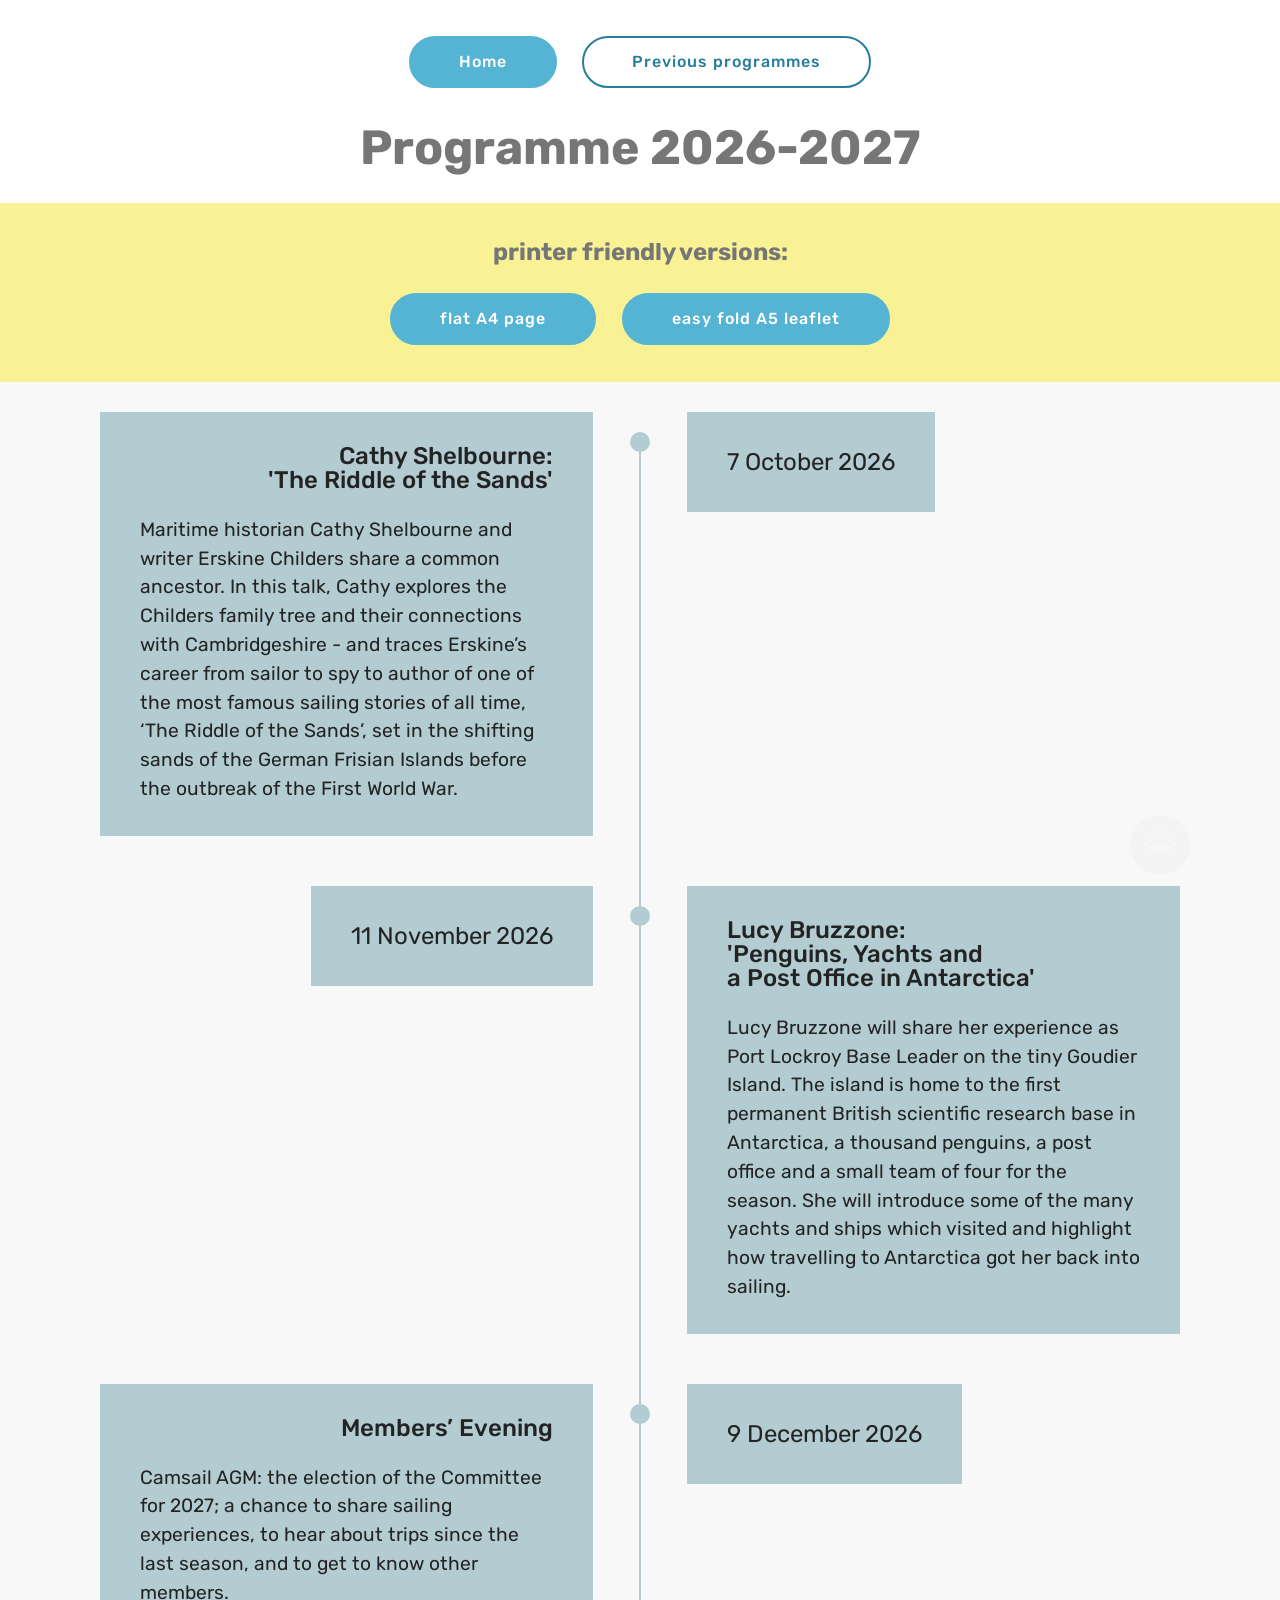
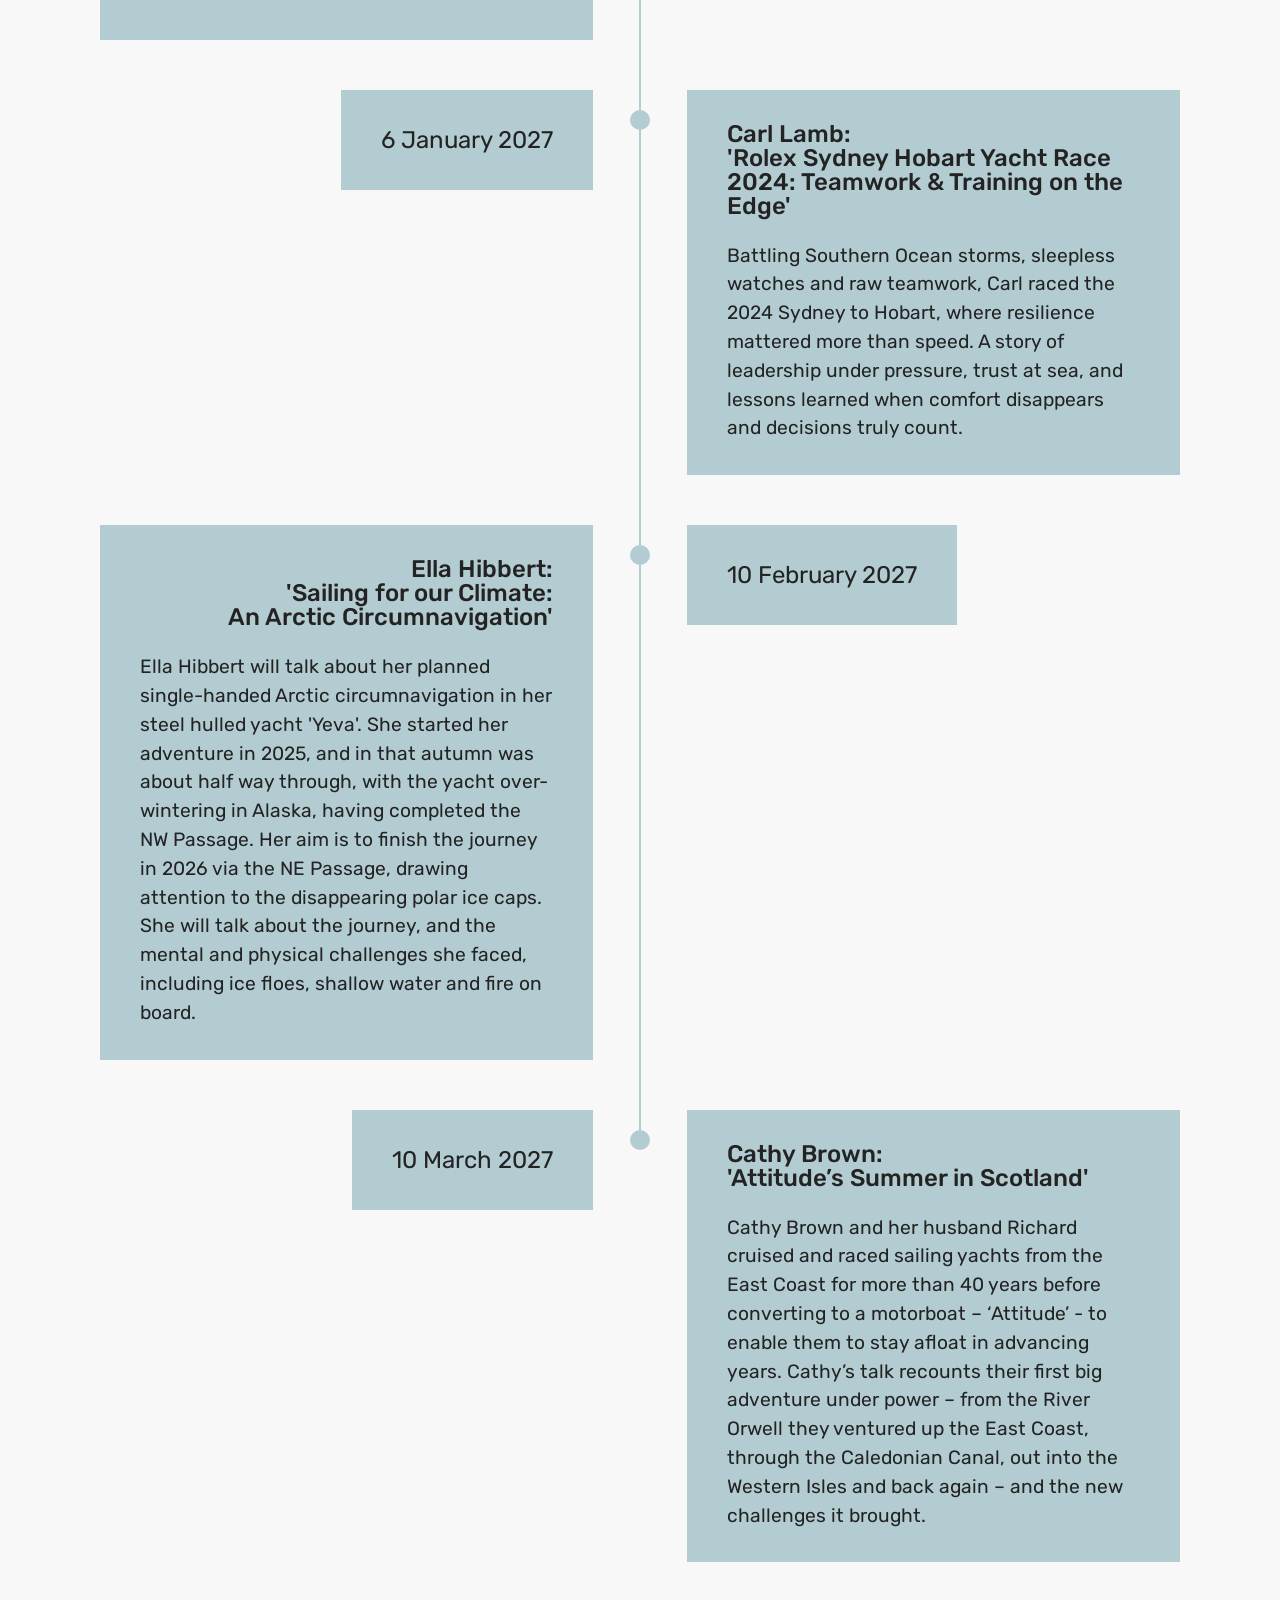
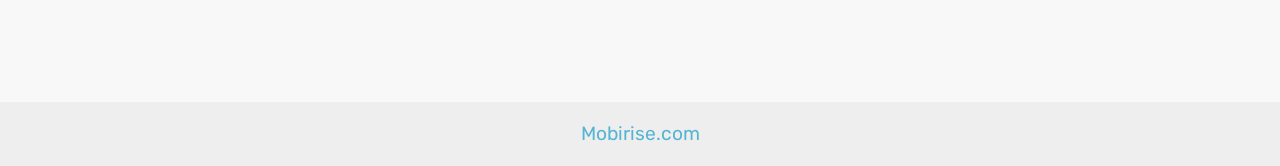
<file: programme.html>
<!DOCTYPE html>
<html  >
<head>
  <!-- Site made with Mobirise Website Builder v6.1.12, https://mobirise.com -->
  <meta charset="UTF-8">
  <meta http-equiv="X-UA-Compatible" content="IE=edge">
  <meta name="generator" content="Mobirise v6.1.12, mobirise.com">
  <meta name="viewport" content="width=device-width, initial-scale=1, minimum-scale=1">
  <link rel="shortcut icon" href="assets/images/logo5.png" type="image/x-icon">
  <meta name="description" content="Website Generator Description">
  
  
  <title>Current programme</title>
  <link rel="stylesheet" href="assets/bootstrap/css/bootstrap.min.css">
  <link rel="stylesheet" href="assets/bootstrap/css/bootstrap-grid.min.css">
  <link rel="stylesheet" href="assets/bootstrap/css/bootstrap-reboot.min.css">
  <link rel="stylesheet" href="assets/tether/tether.min.css">
  <link rel="stylesheet" href="assets/theme/css/style.css">
  <link rel="preload" href="https://fonts.googleapis.com/css?family=Rubik:300,300i,400,400i,500,500i,700,700i,900,900i&display=swap" as="style" onload="this.onload=null;this.rel='stylesheet'">
  <noscript><link rel="stylesheet" href="https://fonts.googleapis.com/css?family=Rubik:300,300i,400,400i,500,500i,700,700i,900,900i&display=swap"></noscript>
  <link rel="preload" as="style" href="assets/mobirise/css/mbr-additional.css?v=Gqf5xO"><link rel="stylesheet" href="assets/mobirise/css/mbr-additional.css?v=Gqf5xO" type="text/css">

  
  
  
</head>
<body>
  
  <section class="mbr-section content8 cid-qPhwnrmIJE" id="content8-z">

    

    <div class="container">
        <div class="media-container-row title">
            <div class="col-12 col-md-8">
                <div class="mbr-section-btn align-center"><a class="btn btn-primary display-4" href="index.html#header3-0">Home</a> <a class="btn btn-primary-outline display-4" href="page1.html" target="_blank">Previous programmes</a></div>
            </div>
        </div>
    </div>
</section>

<section class="mbr-section article content1 cid-qPhwhr4HUe" id="content1-v">
    
     

    <div class="container">
        <div class="media-container-row">
            <div class="mbr-text col-12 col-md-8 mbr-fonts-style display-2"><p><strong>Programme 2026-2027</strong></p></div>
        </div>
    </div>
</section>

<section class="mbr-section article content1 cid-qPhwhVluLt" id="content1-w">
    
     

    <div class="container">
        <div class="media-container-row">
            <div class="mbr-text col-12 col-md-8 mbr-fonts-style display-5"><p><strong style="font-size: 1.5rem;">printer friendly versions:</strong><br></p></div>
        </div>
    </div>
</section>

<section class="mbr-section content8 cid-qPhwipxLRF" id="content8-x">

    

    <div class="container">
        <div class="media-container-row title">
            <div class="col-12 col-md-8">
                <div class="mbr-section-btn align-center"><a class="btn btn-primary display-4" href="assets/files/Camsail-prog2026-2027_FlatPage.pdf" target="_blank">flat A4 page</a> <a class="btn btn-primary display-4" href="assets/files/Camsail-Prog2026_7_booklet.pdf" target="_blank">easy fold A5 leaflet</a></div>
            </div>
        </div>
    </div>
</section>

<section class="timeline1 cid-qPhwiGOusV" id="timeline1-y">

    

    

    <div class="container align-center">
        
        

        <div class="container timelines-container" mbri-timelines="">
            <div class="row timeline-element reverse separline">      
                 <div class="timeline-date-panel col-xs-12 col-md-6  align-left">         
                    <div class="time-line-date-content">
                        <p class="mbr-timeline-date mbr-fonts-style display-5">7 October 2026</p>
                    </div>
                </div>
           <span class="iconBackground"></span>
            <div class="col-xs-12 col-md-6 align-right">
                <div class="timeline-text-content">
                    <h4 class="mbr-timeline-title pb-3 mbr-fonts-style display-5">Cathy Shelbourne: 
<div>'The Riddle of the Sands'</div></h4>
                    <p class="mbr-timeline-text mbr-fonts-style display-7">Maritime historian Cathy Shelbourne and writer Erskine Childers share a common ancestor. In this talk, Cathy explores the Childers family tree and their connections with Cambridgeshire - and traces Erskine’s career from sailor to spy to author of one of the most famous sailing stories of all time, ‘The Riddle of the Sands’, set in the shifting sands of the German Frisian Islands before the outbreak of the First World War.</p>
                 </div>
            </div>
            </div>

            <div class="row timeline-element separline">
                <div class="timeline-date-panel col-xs-12 col-md-6 align-right">
                    <div class="time-line-date-content">
                        <p class="mbr-timeline-date mbr-fonts-style display-5">11 November 2026</p>
                    </div>
                </div>
                <span class="iconBackground"></span>
                <div class="col-xs-12 col-md-6 align-left ">
                    <div class="timeline-text-content">
                        <h4 class="mbr-timeline-title pb-3 mbr-fonts-style display-5">Lucy Bruzzone:<br>'Penguins, Yachts and
<div>a Post Office in Antarctica'</div></h4>
                        <p class="mbr-timeline-text mbr-fonts-style display-7">Lucy Bruzzone will share her experience as Port Lockroy Base Leader on the tiny Goudier Island. The island is home to the first permanent British scientific research base in Antarctica, a thousand penguins, a post office and a small team of four for the season. She will introduce some of the many yachts and ships which visited and highlight how travelling to Antarctica got her back into sailing.<br></p>
                    </div>
                </div>
            </div> 


            <div class="row timeline-element reverse separline">
                <div class="timeline-date-panel col-xs-12 col-md-6  align-left">
                    <div class="time-line-date-content">
                        <p class="mbr-timeline-date mbr-fonts-style display-5">9 December 2026</p>
                    </div>
                </div>
                <span class="iconBackground"></span>
                <div class="col-xs-12 col-md-6 align-right">
                    <div class="timeline-text-content">
                        <h4 class="mbr-timeline-title pb-3 mbr-fonts-style display-5">Members’ Evening</h4>      
                        <p class="mbr-timeline-text mbr-fonts-style display-7">Camsail AGM: the  election of the Committee for 2027; a chance to share sailing experiences, to hear about trips since the last season, and to get to know other members.</p>
                    </div>
                </div>
            </div>

            <div class="row timeline-element separline">
                <div class="timeline-date-panel col-xs-12 col-md-6 align-right">
                    <div class="time-line-date-content">
                        <p class="mbr-timeline-date mbr-fonts-style display-5">6 January 2027</p>
                    </div>
                </div>
                <span class="iconBackground"></span>
                <div class="col-xs-12 col-md-6 align-left ">
                    <div class="timeline-text-content">
                        <h4 class="mbr-timeline-title pb-3 mbr-fonts-style display-5">Carl Lamb:<br> 'Rolex Sydney Hobart Yacht Race 2024: Teamwork &amp; Training on the Edge'</h4>
                        <p class="mbr-timeline-text mbr-fonts-style display-7">Battling Southern Ocean storms, sleepless watches and raw teamwork, Carl raced the 2024 Sydney to Hobart, where resilience mattered more than speed. A story of leadership under pressure, trust at sea, and lessons learned when comfort disappears and decisions truly count.</p>
                    </div>
                </div>
            </div>


            <div class="row timeline-element reverse separline">
                <div class="timeline-date-panel col-xs-12 col-md-6  align-left">
                    <div class="time-line-date-content">
                        <p class="mbr-timeline-date mbr-fonts-style display-5">10 February 2027</p>
                    </div>
                </div>
                <span class="iconBackground"></span>
                <div class="col-xs-12 col-md-6 align-right">
                    <div class="timeline-text-content">
                        <h4 class="mbr-timeline-title pb-3 mbr-fonts-style display-5"><div>Ella Hibbert: </div><div>'Sailing for our Climate:
</div><div>An Arctic Circumnavigation'</div></h4>
                        <p class="mbr-timeline-text mbr-fonts-style display-7">Ella Hibbert will talk about her planned single-handed Arctic circumnavigation in her steel hulled yacht 'Yeva'. She started her adventure in 2025, and in that autumn was about half way through, with the yacht over-wintering in Alaska, having completed the NW Passage. Her aim is to finish the journey in 2026 via the NE Passage, drawing attention to the disappearing polar ice caps. She will talk about the journey, and the mental and physical challenges she faced, including ice floes, shallow water and fire on board.</p>
                    </div>
                </div>
            </div>


            <div class="row timeline-element">
                <div class="timeline-date-panel col-xs-12 col-md-6 align-right">
                    <div class="time-line-date-content">
                       <p class="mbr-timeline-date mbr-fonts-style display-5">10 March 2027</p>
                    </div>
                </div>
                <span class="iconBackground"></span>
                <div class="col-xs-12 col-md-6 align-left ">
                    <div class="timeline-text-content">
                        <h4 class="mbr-timeline-title pb-3 mbr-fonts-style display-5">Cathy Brown:<br>'Attitude’s Summer in Scotland'</h4>
                        <p class="mbr-timeline-text mbr-fonts-style display-7">Cathy Brown and her husband Richard cruised and raced sailing yachts from the East Coast for more than 40 years before converting to a motorboat – ‘Attitude’ - to enable them to stay afloat in advancing years. Cathy’s talk  recounts their first big adventure under power – from the River Orwell they ventured up the East Coast, through the Caledonian Canal, out into the Western Isles and back again – and the new challenges it brought.<br></p>
                    </div>
                </div>
            </div>

            

            

            

            

            

            
        </div>
    </div>
</section><section class="display-7" style="padding: 0;align-items: center;justify-content: center;flex-wrap: wrap;    align-content: center;display: flex;position: relative;height: 4rem;"><a href="https://mobiri.se/5102718" style="flex: 1 1;height: 4rem;position: absolute;width: 100%;z-index: 1;"><img alt="" style="height: 4rem;" src="[data-uri]"></a><p style="margin: 0;text-align: center;" class="display-7">&#8204;</p><a style="z-index:1" href="https://mobirise.com">Mobirise.com </a></section><script src="assets/popper/popper.min.js"></script>  <script src="assets/web/assets/jquery/jquery.min.js"></script>  <script src="assets/bootstrap/js/bootstrap.min.js"></script>  <script src="assets/tether/tether.min.js"></script>  <script src="assets/smoothscroll/smooth-scroll.js"></script>  <script src="assets/theme/js/script.js"></script>  
  
  
 <div id="scrollToTop" class="scrollToTop mbr-arrow-up"><a style="text-align: center;"><i class="mbr-arrow-up-icon mbr-arrow-up-icon-cm cm-icon cm-icon-smallarrow-up"></i></a></div>
  </body>
</html>
</file>
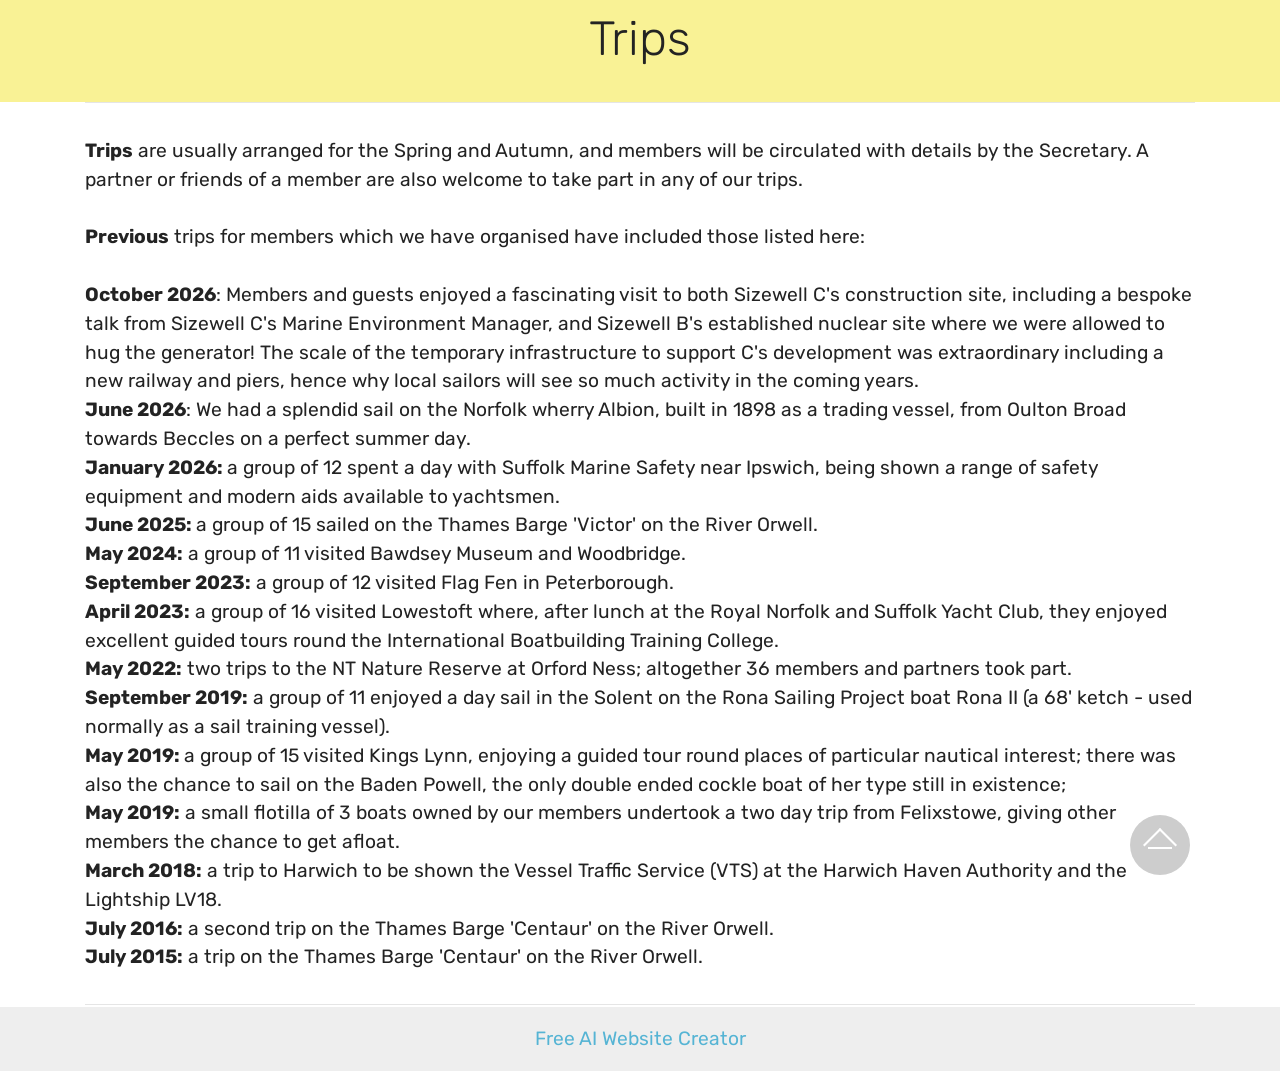
<file: trips.html>
<!DOCTYPE html>
<html  >
<head>
  <!-- Site made with Mobirise Website Builder v6.1.12, https://mobirise.com -->
  <meta charset="UTF-8">
  <meta http-equiv="X-UA-Compatible" content="IE=edge">
  <meta name="generator" content="Mobirise v6.1.12, mobirise.com">
  <meta name="viewport" content="width=device-width, initial-scale=1, minimum-scale=1">
  <link rel="shortcut icon" href="assets/images/logo5.png" type="image/x-icon">
  <meta name="description" content="Camsail trips and">
  
  
  <title>Trips</title>
  <link rel="stylesheet" href="assets/bootstrap/css/bootstrap.min.css">
  <link rel="stylesheet" href="assets/bootstrap/css/bootstrap-grid.min.css">
  <link rel="stylesheet" href="assets/bootstrap/css/bootstrap-reboot.min.css">
  <link rel="stylesheet" href="assets/tether/tether.min.css">
  <link rel="stylesheet" href="assets/theme/css/style.css">
  <link rel="preload" href="https://fonts.googleapis.com/css?family=Rubik:300,300i,400,400i,500,500i,700,700i,900,900i&display=swap" as="style" onload="this.onload=null;this.rel='stylesheet'">
  <noscript><link rel="stylesheet" href="https://fonts.googleapis.com/css?family=Rubik:300,300i,400,400i,500,500i,700,700i,900,900i&display=swap"></noscript>
  <link rel="preload" as="style" href="assets/mobirise/css/mbr-additional.css?v=6Wn2sm"><link rel="stylesheet" href="assets/mobirise/css/mbr-additional.css?v=6Wn2sm" type="text/css">

  
  
  
</head>
<body>
  
  <section class="mbr-section content4 cid-uH1layHZ5m" id="content4-29">

    

    <div class="container">
        <div class="media-container-row">
            <div class="title col-12 col-md-8">
                <h2 class="align-center pb-3 mbr-fonts-style display-2">Trips</h2>
                
                
            </div>
        </div>
    </div>
</section>

<section class="mbr-section article content9 cid-uH1m5qs17I" id="content9-2a">
    
     

    <div class="container">
        <div class="inner-container" style="width: 100%;">
            <hr class="line" style="width: 100%;">
            <div class="section-text align-center mbr-fonts-style display-7"><strong>Trips</strong> are usually arranged for the Spring and Autumn, and members will be circulated with details by the Secretary. A partner or friends of a member are also welcome to take part in any of our trips.<br><br><strong>Previous</strong> trips for members which we have organised have included those listed here:<br><br><strong>October 2026</strong>: Members and guests enjoyed a fascinating visit to both Sizewell C's construction site, including a bespoke talk from Sizewell C's Marine Environment Manager, and Sizewell B's established nuclear site where we were allowed to hug the generator! The scale of the temporary infrastructure to support C's development was extraordinary including a new railway and piers, hence why local sailors will see so much activity in the coming years.&nbsp;<br><strong>June 2026</strong>: We had a splendid sail on the Norfolk wherry Albion, built in 1898 as a trading vessel, from Oulton Broad towards Beccles on a perfect summer day.<br><strong>January 2026: </strong>a group of 12 spent a day with Suffolk Marine Safety near Ipswich, being shown a range of safety equipment and modern aids available to yachtsmen.<br><strong>June 2025: </strong>a group of 15 sailed on the Thames Barge 'Victor' on the River Orwell.<br><strong>May 2024:</strong> a group of 11 visited Bawdsey Museum and Woodbridge.<br><strong>September 2023:</strong> a group of 12 visited Flag Fen in Peterborough.<br><strong>April 2023:</strong> a group of 16 visited Lowestoft where, after lunch at the Royal Norfolk and Suffolk Yacht Club, they enjoyed excellent guided tours round the International Boatbuilding Training College.<br><strong>May 2022:</strong> two trips to the NT Nature Reserve at Orford Ness; altogether 36 members and partners took part.<br><strong>September 2019:</strong> a group of 11 enjoyed a day sail in the Solent on the Rona Sailing Project boat Rona II (a 68' ketch - used normally as a sail training vessel).<br><strong>May 2019: </strong>a group of 15 visited Kings Lynn, enjoying a guided tour round places of particular nautical interest; there was also the chance to sail on the  Baden Powell, the only double ended cockle boat of her type still in existence;<br><strong>May 2019:</strong> a small flotilla of 3 boats owned by our members undertook a two day trip from Felixstowe, giving other members the chance to get afloat.<br><strong>March 2018:</strong> a trip to Harwich to be shown the Vessel Traffic Service (VTS) at the Harwich Haven Authority and the Lightship LV18.<br><strong>July 2016:</strong> a second trip on the Thames Barge 'Centaur' on the River Orwell.<br><strong>July 2015:</strong>&nbsp;a trip on the Thames Barge 'Centaur' on the River Orwell.<br></div>
            <hr class="line" style="width: 100%;">
        </div>
        </div>
</section><section class="display-7" style="padding: 0;align-items: center;justify-content: center;flex-wrap: wrap;    align-content: center;display: flex;position: relative;height: 4rem;"><a href="https://mobiri.se/5102718" style="flex: 1 1;height: 4rem;position: absolute;width: 100%;z-index: 1;"><img alt="" style="height: 4rem;" src="[data-uri]"></a><p style="margin: 0;text-align: center;" class="display-7">&#8204;</p><a style="z-index:1" href="https://mobirise.com/builder/ai-website-creator.html">Free AI Website Creator</a></section><script src="assets/popper/popper.min.js"></script>  <script src="assets/web/assets/jquery/jquery.min.js"></script>  <script src="assets/bootstrap/js/bootstrap.min.js"></script>  <script src="assets/tether/tether.min.js"></script>  <script src="assets/smoothscroll/smooth-scroll.js"></script>  <script src="assets/theme/js/script.js"></script>  
  
  
 <div id="scrollToTop" class="scrollToTop mbr-arrow-up"><a style="text-align: center;"><i class="mbr-arrow-up-icon mbr-arrow-up-icon-cm cm-icon cm-icon-smallarrow-up"></i></a></div>
  </body>
</html>
</file>
<file: assets/theme/css/style.css>
.engine {
	position: absolute;
	text-indent: -2400px;
	text-align: center;
	padding: 0;
	top: 0;
	left: -2400px;
}/*!
 * Mobirise v4 theme (https://mobirise.com/)
 * Copyright 2017 Mobirise
 */
section {
  background-color: #eeeeee;
}

.form-control:focus {
  box-shadow: none;
}

:focus {
  outline: none;
}

body {
  font-style: normal;
  line-height: 1.5;
}

section,
.container,
.container-fluid {
  position: relative;
  word-wrap: break-word;
}

a.mbr-iconfont:hover {
  text-decoration: none;
}

.article .lead p,
.article .lead ul,
.article .lead ol,
.article .lead pre,
.article .lead blockquote {
  margin-bottom: 0;
}

ul,
ol,
pre,
blockquote {
  margin-bottom: 2.3125rem;
}

pre {
  background: #f4f4f4;
  padding: 10px 24px;
  white-space: pre-wrap;
}

.inactive {
  -webkit-user-select: none;
  -moz-user-select: none;
  -ms-user-select: none;
  user-select: none;
  pointer-events: none;
  -webkit-user-drag: none;
  user-drag: none;
}

.mbr-section__comments .row {
  justify-content: center;
  -webkit-justify-content: center;
}

a {
  font-style: normal;
  font-weight: 400;
  cursor: pointer;
}

a, a:hover {
  text-decoration: none;
}

figure {
  margin-bottom: 0;
}

body {
  color: #232323;
}

h1,
h2,
h3,
h4,
h5,
h6,
.h1,
.h2,
.h3,
.h4,
.h5,
.h6,
.display-1,
.display-2,
.display-3,
.display-4 {
  line-height: 1;
  word-break: break-word;
  word-wrap: break-word;
}

.mbr-section-title {
  font-style: normal;
  line-height: 1.2;
}

.mbr-section-subtitle {
  line-height: 1.3;
}

.mbr-text {
  font-style: normal;
  line-height: 1.6;
}

b,
strong {
  font-weight: bold;
}

blockquote {
  padding: 10px 0 10px 20px;
  position: relative;
  border-left: 2px solid;
  border-color: #ff3366;
}

input:-webkit-autofill, input:-webkit-autofill:hover, input:-webkit-autofill:focus, input:-webkit-autofill:active {
  transition-delay: 9999s;
  transition-property: background-color, color;
}

textarea[type='hidden'] {
  display: none;
}

body {
  position: relative;
}

section {
  background-position: 50% 50%;
  background-repeat: no-repeat;
  background-size: cover;
}

section .mbr-background-video,
section .mbr-background-video-preview {
  position: absolute;
  bottom: 0;
  left: 0;
  right: 0;
  top: 0;
}

.hidden {
  visibility: hidden;
}

.mbr-z-index20 {
  z-index: 20;
}

/*! Base colors */
.mbr-white {
  color: #ffffff;
}

.mbr-black {
  color: #000000;
}

.mbr-bg-white {
  background-color: #ffffff;
}

.mbr-bg-black {
  background-color: #000000;
}

/*! Text-aligns */
.align-left {
  text-align: left;
}

.align-center {
  text-align: center;
}

.align-right {
  text-align: right;
}

@media (max-width: 767px) {
  .align-left,
  .align-center,
  .align-right,
  .mbr-section-btn,
  .mbr-section-title {
    text-align: center;
  }
}

/*! Font-weight  */
.mbr-light {
  font-weight: 300;
}

.mbr-regular {
  font-weight: 400;
}

.mbr-semibold {
  font-weight: 500;
}

.mbr-bold {
  font-weight: 700;
}

/*! Media  */
.media-size-item {
  -moz-flex: 1 1 auto;
  -o-flex: 1 1 auto;
  flex: 1 1 auto;
}

.media-content {
  flex-basis: 100%;
}

.media-container-row {
  display: flex;
  flex-direction: row;
  flex-wrap: wrap;
  justify-content: center;
  align-content: center;
  align-items: start;
}

.media-container-row .media-size-item {
  width: 400px;
}

.media-container-column {
  display: flex;
  flex-direction: column;
  flex-wrap: wrap;
  justify-content: center;
  align-content: center;
  align-items: stretch;
}

.media-container-column > * {
  width: 100%;
}

@media (min-width: 992px) {
  .media-container-row {
    flex-wrap: nowrap;
  }
}

figure {
  overflow: hidden;
}

figure[mbr-media-size] {
  transition: width 0.1s;
}

.mbr-figure img,
.mbr-figure iframe {
  display: block;
  width: 100%;
}

.card {
  background-color: transparent;
  border: none;
}

.card-box {
  width: 100%;
}

.card-img {
  text-align: center;
  flex-shrink: 0;
  -webkit-flex-shrink: 0;
}

.media {
  max-width: 100%;
  margin: 0 auto;
}

.mbr-figure {
  -ms-grid-row-align: center;
  align-self: center;
}

.media-container > div {
  max-width: 100%;
}

.mbr-figure img,
.card-img img {
  width: 100%;
}

@media (max-width: 991px) {
  .media-size-item {
    width: auto !important;
  }
  .media {
    width: auto;
  }
  .mbr-figure {
    width: 100% !important;
  }
}

/*! Buttons */
.btn {
  font-weight: 500;
  border-width: 2px;
  font-style: normal;
  letter-spacing: 1px;
  margin: .4rem .8rem;
  white-space: normal;
  transition: all .3s ease-in-out;
  display: inline-flex;
  align-items: center;
  justify-content: center;
  word-break: break-word;
  -webkit-align-items: center;
  -webkit-justify-content: center;
  display: -webkit-inline-flex;
}

.btn-sm {
  font-weight: 500;
  letter-spacing: 1px;
  transition: all .3s ease-in-out;
}

.btn-md {
  font-weight: 500;
  letter-spacing: 1px;
  margin: .4rem .8rem !important;
  transition: all .3s ease-in-out;
}

.btn-lg {
  font-weight: 500;
  letter-spacing: 1px;
  margin: .4rem .8rem !important;
  transition: all .3s ease-in-out;
}

.mbr-section-btn {
  margin-left: -0.25rem;
  margin-right: -0.25rem;
  font-size: 0;
}

nav .mbr-section-btn {
  margin-left: 0rem;
  margin-right: 0rem;
}

.btn-form {
  border-radius: 0;
}

.btn-form:hover {
  cursor: pointer;
}

/*! Btn icon margin */
.btn .mbr-iconfont,
.btn.btn-sm .mbr-iconfont {
  cursor: pointer;
  margin-right: 0.5rem;
}

.btn.btn-md .mbr-iconfont,
.btn.btn-md .mbr-iconfont {
  margin-right: 0.8rem;
}

.mbr-regular {
  font-weight: 400;
}

.mbr-semibold {
  font-weight: 500;
}

.mbr-bold {
  font-weight: 700;
}

[type='submit'] {
  -webkit-appearance: none;
}

/*! Full-screen */
.mbr-fullscreen .mbr-overlay {
  min-height: 100vh;
}

.mbr-fullscreen {
  display: flex;
  display: -moz-flex;
  display: -ms-flex;
  display: -o-flex;
  align-items: center;
  -webkit-align-items: center;
  min-height: 100vh;
  padding-top: 3rem;
  padding-bottom: 3rem;
}

/*! Map */
.map {
  height: 25rem;
  position: relative;
}

.map iframe {
  width: 100%;
  height: 100%;
}

.mbr-overlay {
  background-color: #000;
  bottom: 0;
  left: 0;
  opacity: .5;
  position: absolute;
  right: 0;
  top: 0;
  z-index: 0;
  pointer-events: none;
}

/* Form */
blockquote {
  font-style: italic;
  padding: 10px 0 10px 20px;
  font-size: 1.09rem;
  position: relative;
  border-width: 3px;
}

.form-control {
  background-color: #f5f5f5;
  box-shadow: none;
  color: #565656;
  line-height: 1.43;
  min-height: 3.5em;
  padding: 1.07em .5em;
}

.form-control, .form-control:focus {
  border: 1px solid #e8e8e8;
}

.form-active .form-control:invalid {
  border-color: red;
}

.form-control-label {
  position: relative;
  cursor: pointer;
  margin-bottom: .357em;
  padding: 0;
}

.alert {
  color: #ffffff;
  border-radius: 0;
  border: 0;
  font-size: .875rem;
  line-height: 1.5;
  margin-bottom: 1.875rem;
  padding: 1.25rem;
  position: relative;
}

.alert.alert-form::after {
  background-color: inherit;
  bottom: -7px;
  content: "";
  display: block;
  height: 14px;
  left: 50%;
  margin-left: -7px;
  position: absolute;
  transform: rotate(45deg);
  width: 14px;
  -webkit-transform: rotate(45deg);
}

.form-asterisk {
  font-family: initial;
  position: absolute;
  top: -2px;
  font-weight: normal;
}

/*! Scroll to top arrow */
#scrollToTop a i:before {
  content: '';
  position: absolute;
  height: 40%;
  top: 25%;
  background: #fff;
  width: 2px;
  left: calc(50% - 1px);
}

#scrollToTop a i:after {
  content: '';
  position: absolute;
  display: block;
  border-top: 2px solid #fff;
  border-right: 2px solid #fff;
  width: 40%;
  height: 40%;
  left: 30%;
  bottom: 30%;
  transform: rotate(135deg);
  -webkit-transform: rotate(135deg);
}

.mbr-arrow-up {
  bottom: 25px;
  right: 90px;
  position: fixed;
  text-align: right;
  z-index: 5000;
  color: #ffffff;
  font-size: 32px;
  transform: rotate(180deg);
  -webkit-transform: rotate(180deg);
}

.mbr-arrow-up a {
  background: rgba(0, 0, 0, 0.2);
  border-radius: 3px;
  color: #fff;
  display: inline-block;
  height: 60px;
  width: 60px;
  outline-style: none !important;
  position: relative;
  text-decoration: none;
  transition: all 0.3s ease-in-out;
  cursor: pointer;
  text-align: center;
}

.mbr-arrow-up a:hover {
  background-color: rgba(0, 0, 0, 0.4);
}

.mbr-arrow-up a i {
  line-height: 60px;
}

.mbr-arrow-up-icon {
  display: block;
  color: #fff;
}

.mbr-arrow-up-icon::before {
  content: '\203a';
  display: inline-block;
  font-family: serif;
  font-size: 32px;
  line-height: 1;
  font-style: normal;
  position: relative;
  top: 6px;
  left: -4px;
  -webkit-transform: rotate(-90deg);
  transform: rotate(-90deg);
}

/*! Arrow Down */
.mbr-arrow {
  position: absolute;
  bottom: 45px;
  left: 50%;
  width: 60px;
  height: 60px;
  cursor: pointer;
  background-color: rgba(80, 80, 80, 0.5);
  border-radius: 50%;
  -webkit-transform: translateX(-50%);
  transform: translateX(-50%);
}

.mbr-arrow > a {
  display: inline-block;
  text-decoration: none;
  outline-style: none;
  -webkit-animation: arrowdown 1.7s ease-in-out infinite;
  animation: arrowdown 1.7s ease-in-out infinite;
}

.mbr-arrow > a > i {
  position: absolute;
  top: -2px;
  left: 15px;
  font-size: 2rem;
}

@keyframes arrowdown {
  0% {
    transform: translateY(0px);
    -webkit-transform: translateY(0px);
  }
  50% {
    transform: translateY(-5px);
    -webkit-transform: translateY(-5px);
  }
  100% {
    transform: translateY(0px);
    -webkit-transform: translateY(0px);
  }
}

@-webkit-keyframes arrowdown {
  0% {
    transform: translateY(0px);
    -webkit-transform: translateY(0px);
  }
  50% {
    transform: translateY(-5px);
    -webkit-transform: translateY(-5px);
  }
  100% {
    transform: translateY(0px);
    -webkit-transform: translateY(0px);
  }
}

@media (max-width: 500px) {
  .mbr-arrow-up {
    left: 50%;
    right: auto;
    transform: translateX(-50%) rotate(180deg);
    -webkit-transform: translateX(-50%) rotate(180deg);
  }
}

/*Gradients animation*/
@keyframes gradient-animation {
  from {
    background-position: 0% 100%;
    -webkit-animation-timing-function: ease-in-out;
            animation-timing-function: ease-in-out;
  }
  to {
    background-position: 100% 0%;
    -webkit-animation-timing-function: ease-in-out;
            animation-timing-function: ease-in-out;
  }
}

@-webkit-keyframes gradient-animation {
  from {
    background-position: 0% 100%;
    -webkit-animation-timing-function: ease-in-out;
            animation-timing-function: ease-in-out;
  }
  to {
    background-position: 100% 0%;
    -webkit-animation-timing-function: ease-in-out;
            animation-timing-function: ease-in-out;
  }
}

.bg-gradient {
  background-size: 200% 200%;
  animation: gradient-animation 5s infinite alternate;
  -webkit-animation: gradient-animation 5s infinite alternate;
}

.menu .navbar-brand {
  display: -webkit-flex;
}

.menu .navbar-brand span {
  display: flex;
  display: -webkit-flex;
}

.menu .navbar-brand .navbar-caption-wrap {
  display: -webkit-flex;
}

.menu .navbar-brand .navbar-logo img {
  display: -webkit-flex;
}

@media (min-width: 768px) and (max-width: 1023px) {
  .menu .navbar-toggleable-sm .navbar-nav {
    display: -ms-flexbox;
  }
}

@media (max-width: 1023px) {
  .menu .navbar-collapse {
    max-height: 93.5vh;
  }
  .menu .navbar-collapse.show {
    overflow: auto;
  }
}

@media (min-width: 1024px) {
  .menu .navbar-nav.nav-dropdown {
    display: -webkit-flex;
  }
  .menu .navbar-toggleable-sm .navbar-collapse {
    display: -webkit-flex !important;
  }
  .menu .collapsed .navbar-collapse {
    max-height: 93.5vh;
  }
  .menu .collapsed .navbar-collapse.show {
    overflow: auto;
  }
}

@media (max-width: 767px) {
  .menu .navbar-collapse {
    max-height: 80vh;
  }
}

/* Others*/
.note-check a[data-value=Rubik] {
  font-style: normal;
}

.mbr-arrow a {
  color: #ffffff;
}

@media (max-width: 767px) {
  .mbr-arrow {
    display: none;
  }
}

.navbar {
  display: -webkit-flex;
  -webkit-flex-wrap: wrap;
  -webkit-align-items: center;
  -webkit-justify-content: space-between;
}

.navbar-collapse {
  -webkit-flex-basis: 100%;
  -webkit-flex-grow: 1;
  -webkit-align-items: center;
}

.nav-dropdown .link {
  padding: 0.667em 1.667em !important;
  margin: 0 !important;
}

.nav {
  display: -webkit-flex;
  -webkit-flex-wrap: wrap;
}

.row {
  display: -webkit-flex;
  -webkit-flex-wrap: wrap;
}

.justify-content-center {
  -webkit-justify-content: center;
}

.form-inline {
  display: -webkit-flex;
  -webkit-align-items: center;
}

.card-wrapper {
  -webkit-flex: 1;
}

.carousel-control {
  z-index: 10;
  display: -webkit-flex;
  -webkit-align-items: center;
  -webkit-justify-content: center;
}

.carousel-controls {
  display: -webkit-flex;
}

.media {
  display: -webkit-flex;
}

.form-group:focus {
  outline: none;
}

.jq-selectbox__select {
  padding: 1.07em 0.5em;
  position: absolute;
  top: 0;
  left: 0;
  width: 100%;
}

.jq-selectbox__dropdown {
  position: absolute;
  top: 100%;
  left: 0 !important;
  width: 100% !important;
}

.jq-selectbox__trigger-arrow {
  -webkit-transform: translateY(-50%);
          transform: translateY(-50%);
}

.jq-selectbox li {
  padding: 1.07em 0.5em;
}

input[type='range'] {
  padding-left: 0 !important;
  padding-right: 0 !important;
}

.modal-dialog,
.modal-content {
  height: 100%;
}

.modal-dialog .carousel-inner {
  height: calc(100vh - 1.75rem);
}

@media (max-width: 575px) {
  .modal-dialog .carousel-inner {
    height: calc(100vh - 1rem);
  }
}

.carousel-item {
  text-align: center;
}

.carousel-item img {
  margin: auto;
}

.navbar-toggler {
  align-self: flex-start;
  padding: 0.25rem 0.75rem;
  font-size: 1.25rem;
  line-height: 1;
  background: transparent;
  border: 1px solid transparent;
  border-radius: 0.25rem;
}

.navbar-toggler:focus,
.navbar-toggler:hover {
  text-decoration: none;
}

.navbar-toggler-icon {
  display: inline-block;
  width: 1.5em;
  height: 1.5em;
  vertical-align: middle;
  content: '';
  background: no-repeat center center;
  background-size: 100% 100%;
}

.navbar-toggler-left {
  position: absolute;
  left: 1rem;
}

.navbar-toggler-right {
  position: absolute;
  right: 1rem;
}

@media (max-width: 575px) {
  .navbar-toggleable .navbar-nav .dropdown-menu {
    position: static;
    float: none;
  }
  .navbar-toggleable > .container {
    padding-right: 0;
    padding-left: 0;
  }
}

@media (min-width: 576px) {
  .navbar-toggleable {
    flex-direction: row;
    flex-wrap: nowrap;
    align-items: center;
  }
  .navbar-toggleable .navbar-nav {
    flex-direction: row;
  }
  .navbar-toggleable .navbar-nav .nav-link {
    padding-right: 0.5rem;
    padding-left: 0.5rem;
  }
  .navbar-toggleable > .container {
    display: flex;
    flex-wrap: nowrap;
    align-items: center;
  }
  .navbar-toggleable .navbar-collapse {
    display: flex !important;
    width: 100%;
  }
  .navbar-toggleable .navbar-toggler {
    display: none;
  }
}

@media (max-width: 767px) {
  .navbar-toggleable-sm .navbar-nav .dropdown-menu {
    position: static;
    float: none;
  }
  .navbar-toggleable-sm > .container {
    padding-right: 0;
    padding-left: 0;
  }
}

@media (min-width: 768px) {
  .navbar-toggleable-sm {
    flex-direction: row;
    flex-wrap: nowrap;
    align-items: center;
  }
  .navbar-toggleable-sm .navbar-nav {
    flex-direction: row;
  }
  .navbar-toggleable-sm .navbar-nav .nav-link {
    padding-right: 0.5rem;
    padding-left: 0.5rem;
  }
  .navbar-toggleable-sm > .container {
    display: flex;
    flex-wrap: nowrap;
    align-items: center;
  }
  .navbar-toggleable-sm .navbar-collapse {
    display: none;
    width: 100%;
  }
  .navbar-toggleable-sm .navbar-toggler {
    display: none;
  }
}

@media (max-width: 1023px) {
  .navbar-toggleable-md .navbar-nav .dropdown-menu {
    position: static;
    float: none;
  }
  .navbar-toggleable-md > .container {
    padding-right: 0;
    padding-left: 0;
  }
}

@media (min-width: 1024px) {
  .navbar-toggleable-md {
    flex-direction: row;
    flex-wrap: nowrap;
    align-items: center;
  }
  .navbar-toggleable-md .navbar-nav {
    flex-direction: row;
  }
  .navbar-toggleable-md .navbar-nav .nav-link {
    padding-right: 0.5rem;
    padding-left: 0.5rem;
  }
  .navbar-toggleable-md > .container {
    display: flex;
    flex-wrap: nowrap;
    align-items: center;
  }
  .navbar-toggleable-md .navbar-collapse {
    display: flex !important;
    width: 100%;
  }
  .navbar-toggleable-md .navbar-toggler {
    display: none;
  }
}

@media (max-width: 1199px) {
  .navbar-toggleable-lg .navbar-nav .dropdown-menu {
    position: static;
    float: none;
  }
  .navbar-toggleable-lg > .container {
    padding-right: 0;
    padding-left: 0;
  }
}

@media (min-width: 1200px) {
  .navbar-toggleable-lg {
    flex-direction: row;
    flex-wrap: nowrap;
    align-items: center;
  }
  .navbar-toggleable-lg .navbar-nav {
    flex-direction: row;
  }
  .navbar-toggleable-lg .navbar-nav .nav-link {
    padding-right: 0.5rem;
    padding-left: 0.5rem;
  }
  .navbar-toggleable-lg > .container {
    display: flex;
    flex-wrap: nowrap;
    align-items: center;
  }
  .navbar-toggleable-lg .navbar-collapse {
    display: flex !important;
    width: 100%;
  }
  .navbar-toggleable-lg .navbar-toggler {
    display: none;
  }
}

.navbar-toggleable-xl {
  flex-direction: row;
  flex-wrap: nowrap;
  align-items: center;
}

.navbar-toggleable-xl .navbar-nav .dropdown-menu {
  position: static;
  float: none;
}

.navbar-toggleable-xl > .container {
  padding-right: 0;
  padding-left: 0;
}

.navbar-toggleable-xl .navbar-nav {
  flex-direction: row;
}

.navbar-toggleable-xl .navbar-nav .nav-link {
  padding-right: 0.5rem;
  padding-left: 0.5rem;
}

.navbar-toggleable-xl > .container {
  display: flex;
  flex-wrap: nowrap;
  align-items: center;
}

.navbar-toggleable-xl .navbar-collapse {
  display: flex !important;
  width: 100%;
}

.navbar-toggleable-xl .navbar-toggler {
  display: none;
}

.card-img {
  width: auto;
}

.menu .navbar.collapsed:not(.beta-menu) {
  flex-direction: column;
}

.carousel-item.active,
.carousel-item-next,
.carousel-item-prev {
  display: flex;
}

.note-air-layout .dropup .dropdown-menu,
.note-air-layout .navbar-fixed-bottom .dropdown .dropdown-menu {
  bottom: initial !important;
}

html,
body {
  height: auto;
  min-height: 100vh;
}

.dropup .dropdown-toggle::after {
  display: none;
}
</file>
<file: assets/mobirise/css/mbr-additional.css>
body {
  font-family: Rubik;
}
.display-1 {
  font-family: 'Rubik', sans-serif;
  font-size: 5.2rem;
  font-display: swap;
}
.display-1 > .mbr-iconfont {
  font-size: 8.32rem;
}
.display-2 {
  font-family: 'Rubik', sans-serif;
  font-size: 3rem;
  font-display: swap;
}
.display-2 > .mbr-iconfont {
  font-size: 4.8rem;
}
.display-4 {
  font-family: 'Rubik', sans-serif;
  font-size: 1rem;
  font-display: swap;
}
.display-4 > .mbr-iconfont {
  font-size: 1.6rem;
}
.display-5 {
  font-family: 'Rubik', sans-serif;
  font-size: 1.5rem;
  font-display: swap;
}
.display-5 > .mbr-iconfont {
  font-size: 2.4rem;
}
.display-7 {
  font-family: 'Rubik', sans-serif;
  font-size: 1.2rem;
  font-display: swap;
}
.display-7 > .mbr-iconfont {
  font-size: 1.92rem;
}
/* ---- Fluid typography for mobile devices ---- */
/* 1.4 - font scale ratio ( bootstrap == 1.42857 ) */
/* 100vw - current viewport width */
/* (48 - 20)  48 == 48rem == 768px, 20 == 20rem == 320px(minimal supported viewport) */
/* 0.65 - min scale variable, may vary */
@media (max-width: 768px) {
  .display-1 {
    font-size: 4.16rem;
    font-size: calc( 2.4699999999999998rem + (5.2 - 2.4699999999999998) * ((100vw - 20rem) / (48 - 20)));
    line-height: calc( 1.4 * (2.4699999999999998rem + (5.2 - 2.4699999999999998) * ((100vw - 20rem) / (48 - 20))));
  }
  .display-2 {
    font-size: 2.4rem;
    font-size: calc( 1.7rem + (3 - 1.7) * ((100vw - 20rem) / (48 - 20)));
    line-height: calc( 1.4 * (1.7rem + (3 - 1.7) * ((100vw - 20rem) / (48 - 20))));
  }
  .display-4 {
    font-size: 0.8rem;
    font-size: calc( 1rem + (1 - 1) * ((100vw - 20rem) / (48 - 20)));
    line-height: calc( 1.4 * (1rem + (1 - 1) * ((100vw - 20rem) / (48 - 20))));
  }
  .display-5 {
    font-size: 1.2rem;
    font-size: calc( 1.175rem + (1.5 - 1.175) * ((100vw - 20rem) / (48 - 20)));
    line-height: calc( 1.4 * (1.175rem + (1.5 - 1.175) * ((100vw - 20rem) / (48 - 20))));
  }
}
/* Buttons */
.btn {
  padding: 1rem 3rem;
  border-radius: 3px;
}
.btn-sm {
  padding: 0.6rem 1.5rem;
  border-radius: 3px;
}
.btn-md {
  padding: 1rem 3rem;
  border-radius: 3px;
}
.btn-lg {
  padding: 1.2rem 3.2rem;
  border-radius: 3px;
}
.bg-primary {
  background-color: #55b4d4 !important;
}
.bg-success {
  background-color: #f7ed4a !important;
}
.bg-info {
  background-color: #82786e !important;
}
.bg-warning {
  background-color: #879a9f !important;
}
.bg-danger {
  background-color: #b1a374 !important;
}
.btn-primary,
.btn-primary:active {
  background-color: #55b4d4 !important;
  border-color: #55b4d4 !important;
  color: #ffffff !important;
}
.btn-primary:hover,
.btn-primary:focus,
.btn-primary.focus,
.btn-primary.active {
  color: #ffffff !important;
  background-color: #2d8fb0 !important;
  border-color: #2d8fb0 !important;
}
.btn-primary.disabled,
.btn-primary:disabled {
  color: #ffffff !important;
  background-color: #2d8fb0 !important;
  border-color: #2d8fb0 !important;
}
.btn-secondary,
.btn-secondary:active {
  background-color: #ff3366 !important;
  border-color: #ff3366 !important;
  color: #ffffff !important;
}
.btn-secondary:hover,
.btn-secondary:focus,
.btn-secondary.focus,
.btn-secondary.active {
  color: #ffffff !important;
  background-color: #e50039 !important;
  border-color: #e50039 !important;
}
.btn-secondary.disabled,
.btn-secondary:disabled {
  color: #ffffff !important;
  background-color: #e50039 !important;
  border-color: #e50039 !important;
}
.btn-info,
.btn-info:active {
  background-color: #82786e !important;
  border-color: #82786e !important;
  color: #ffffff !important;
}
.btn-info:hover,
.btn-info:focus,
.btn-info.focus,
.btn-info.active {
  color: #ffffff !important;
  background-color: #59524b !important;
  border-color: #59524b !important;
}
.btn-info.disabled,
.btn-info:disabled {
  color: #ffffff !important;
  background-color: #59524b !important;
  border-color: #59524b !important;
}
.btn-success,
.btn-success:active {
  background-color: #f7ed4a !important;
  border-color: #f7ed4a !important;
  color: #3f3c03 !important;
}
.btn-success:hover,
.btn-success:focus,
.btn-success.focus,
.btn-success.active {
  color: #3f3c03 !important;
  background-color: #eadd0a !important;
  border-color: #eadd0a !important;
}
.btn-success.disabled,
.btn-success:disabled {
  color: #3f3c03 !important;
  background-color: #eadd0a !important;
  border-color: #eadd0a !important;
}
.btn-warning,
.btn-warning:active {
  background-color: #879a9f !important;
  border-color: #879a9f !important;
  color: #ffffff !important;
}
.btn-warning:hover,
.btn-warning:focus,
.btn-warning.focus,
.btn-warning.active {
  color: #ffffff !important;
  background-color: #617479 !important;
  border-color: #617479 !important;
}
.btn-warning.disabled,
.btn-warning:disabled {
  color: #ffffff !important;
  background-color: #617479 !important;
  border-color: #617479 !important;
}
.btn-danger,
.btn-danger:active {
  background-color: #b1a374 !important;
  border-color: #b1a374 !important;
  color: #ffffff !important;
}
.btn-danger:hover,
.btn-danger:focus,
.btn-danger.focus,
.btn-danger.active {
  color: #ffffff !important;
  background-color: #8b7d4e !important;
  border-color: #8b7d4e !important;
}
.btn-danger.disabled,
.btn-danger:disabled {
  color: #ffffff !important;
  background-color: #8b7d4e !important;
  border-color: #8b7d4e !important;
}
.btn-white {
  color: #333333 !important;
}
.btn-white,
.btn-white:active {
  background-color: #ffffff !important;
  border-color: #ffffff !important;
  color: #808080 !important;
}
.btn-white:hover,
.btn-white:focus,
.btn-white.focus,
.btn-white.active {
  color: #808080 !important;
  background-color: #d9d9d9 !important;
  border-color: #d9d9d9 !important;
}
.btn-white.disabled,
.btn-white:disabled {
  color: #808080 !important;
  background-color: #d9d9d9 !important;
  border-color: #d9d9d9 !important;
}
.btn-black,
.btn-black:active {
  background-color: #333333 !important;
  border-color: #333333 !important;
  color: #ffffff !important;
}
.btn-black:hover,
.btn-black:focus,
.btn-black.focus,
.btn-black.active {
  color: #ffffff !important;
  background-color: #0d0d0d !important;
  border-color: #0d0d0d !important;
}
.btn-black.disabled,
.btn-black:disabled {
  color: #ffffff !important;
  background-color: #0d0d0d !important;
  border-color: #0d0d0d !important;
}
.btn-primary-outline,
.btn-primary-outline:active {
  background: none;
  border-color: #277e9c;
  color: #277e9c;
}
.btn-primary-outline:hover,
.btn-primary-outline:focus,
.btn-primary-outline.focus,
.btn-primary-outline.active {
  color: #ffffff;
  background-color: #55b4d4;
  border-color: #55b4d4;
}
.btn-primary-outline.disabled,
.btn-primary-outline:disabled {
  color: #ffffff !important;
  background-color: #55b4d4 !important;
  border-color: #55b4d4 !important;
}
.btn-secondary-outline,
.btn-secondary-outline:active {
  background: none;
  border-color: #cc0033;
  color: #cc0033;
}
.btn-secondary-outline:hover,
.btn-secondary-outline:focus,
.btn-secondary-outline.focus,
.btn-secondary-outline.active {
  color: #ffffff;
  background-color: #ff3366;
  border-color: #ff3366;
}
.btn-secondary-outline.disabled,
.btn-secondary-outline:disabled {
  color: #ffffff !important;
  background-color: #ff3366 !important;
  border-color: #ff3366 !important;
}
.btn-info-outline,
.btn-info-outline:active {
  background: none;
  border-color: #4b453f;
  color: #4b453f;
}
.btn-info-outline:hover,
.btn-info-outline:focus,
.btn-info-outline.focus,
.btn-info-outline.active {
  color: #ffffff;
  background-color: #82786e;
  border-color: #82786e;
}
.btn-info-outline.disabled,
.btn-info-outline:disabled {
  color: #ffffff !important;
  background-color: #82786e !important;
  border-color: #82786e !important;
}
.btn-success-outline,
.btn-success-outline:active {
  background: none;
  border-color: #d2c609;
  color: #d2c609;
}
.btn-success-outline:hover,
.btn-success-outline:focus,
.btn-success-outline.focus,
.btn-success-outline.active {
  color: #3f3c03;
  background-color: #f7ed4a;
  border-color: #f7ed4a;
}
.btn-success-outline.disabled,
.btn-success-outline:disabled {
  color: #3f3c03 !important;
  background-color: #f7ed4a !important;
  border-color: #f7ed4a !important;
}
.btn-warning-outline,
.btn-warning-outline:active {
  background: none;
  border-color: #55666b;
  color: #55666b;
}
.btn-warning-outline:hover,
.btn-warning-outline:focus,
.btn-warning-outline.focus,
.btn-warning-outline.active {
  color: #ffffff;
  background-color: #879a9f;
  border-color: #879a9f;
}
.btn-warning-outline.disabled,
.btn-warning-outline:disabled {
  color: #ffffff !important;
  background-color: #879a9f !important;
  border-color: #879a9f !important;
}
.btn-danger-outline,
.btn-danger-outline:active {
  background: none;
  border-color: #7a6e45;
  color: #7a6e45;
}
.btn-danger-outline:hover,
.btn-danger-outline:focus,
.btn-danger-outline.focus,
.btn-danger-outline.active {
  color: #ffffff;
  background-color: #b1a374;
  border-color: #b1a374;
}
.btn-danger-outline.disabled,
.btn-danger-outline:disabled {
  color: #ffffff !important;
  background-color: #b1a374 !important;
  border-color: #b1a374 !important;
}
.btn-black-outline,
.btn-black-outline:active {
  background: none;
  border-color: #000000;
  color: #000000;
}
.btn-black-outline:hover,
.btn-black-outline:focus,
.btn-black-outline.focus,
.btn-black-outline.active {
  color: #ffffff;
  background-color: #333333;
  border-color: #333333;
}
.btn-black-outline.disabled,
.btn-black-outline:disabled {
  color: #ffffff !important;
  background-color: #333333 !important;
  border-color: #333333 !important;
}
.btn-white-outline,
.btn-white-outline:active,
.btn-white-outline.active {
  background: none;
  border-color: #ffffff;
  color: #ffffff;
}
.btn-white-outline:hover,
.btn-white-outline:focus,
.btn-white-outline.focus {
  color: #333333;
  background-color: #ffffff;
  border-color: #ffffff;
}
.text-primary {
  color: #55b4d4 !important;
}
.text-secondary {
  color: #ff3366 !important;
}
.text-success {
  color: #f7ed4a !important;
}
.text-info {
  color: #82786e !important;
}
.text-warning {
  color: #879a9f !important;
}
.text-danger {
  color: #b1a374 !important;
}
.text-white {
  color: #ffffff !important;
}
.text-black {
  color: #000000 !important;
}
a.text-primary:hover,
a.text-primary:focus {
  color: #277e9c !important;
}
a.text-secondary:hover,
a.text-secondary:focus {
  color: #cc0033 !important;
}
a.text-success:hover,
a.text-success:focus {
  color: #d2c609 !important;
}
a.text-info:hover,
a.text-info:focus {
  color: #4b453f !important;
}
a.text-warning:hover,
a.text-warning:focus {
  color: #55666b !important;
}
a.text-danger:hover,
a.text-danger:focus {
  color: #7a6e45 !important;
}
a.text-white:hover,
a.text-white:focus {
  color: #b3b3b3 !important;
}
a.text-black:hover,
a.text-black:focus {
  color: #4d4d4d !important;
}
.alert-success {
  background-color: #70c770;
}
.alert-info {
  background-color: #82786e;
}
.alert-warning {
  background-color: #879a9f;
}
.alert-danger {
  background-color: #b1a374;
}
.mbr-section-btn a.btn:not(.btn-form) {
  border-radius: 100px;
}
.mbr-section-btn a.btn:not(.btn-form):hover,
.mbr-section-btn a.btn:not(.btn-form):focus {
  box-shadow: none !important;
}
.mbr-section-btn a.btn:not(.btn-form):hover,
.mbr-section-btn a.btn:not(.btn-form):focus {
  box-shadow: 0 10px 40px 0 rgba(0, 0, 0, 0.2) !important;
  -webkit-box-shadow: 0 10px 40px 0 rgba(0, 0, 0, 0.2) !important;
}
.mbr-gallery-filter li a {
  border-radius: 100px !important;
}
.mbr-gallery-filter li.active .btn {
  background-color: #55b4d4;
  border-color: #55b4d4;
  color: #ffffff;
}
.mbr-gallery-filter li.active .btn:focus {
  box-shadow: none;
}
.nav-tabs .nav-link {
  border-radius: 100px !important;
}
a,
a:hover {
  color: #55b4d4;
}
.mbr-plan-header.bg-primary .mbr-plan-subtitle,
.mbr-plan-header.bg-primary .mbr-plan-price-desc {
  color: #f8fcfd;
}
.mbr-plan-header.bg-success .mbr-plan-subtitle,
.mbr-plan-header.bg-success .mbr-plan-price-desc {
  color: #ffffff;
}
.mbr-plan-header.bg-info .mbr-plan-subtitle,
.mbr-plan-header.bg-info .mbr-plan-price-desc {
  color: #beb8b2;
}
.mbr-plan-header.bg-warning .mbr-plan-subtitle,
.mbr-plan-header.bg-warning .mbr-plan-price-desc {
  color: #ced6d8;
}
.mbr-plan-header.bg-danger .mbr-plan-subtitle,
.mbr-plan-header.bg-danger .mbr-plan-price-desc {
  color: #dfd9c6;
}
/* Scroll to top button*/
#scrollToTop a {
  border-radius: 100px;
}
.form-control {
  font-family: 'Rubik', sans-serif;
  font-size: 1.2rem;
  font-display: swap;
}
.form-control > .mbr-iconfont {
  font-size: 1.92rem;
}
blockquote {
  border-color: #55b4d4;
}
/* Forms */
.mbr-form .btn {
  margin: .4rem 0;
}
.mbr-form .input-group-btn a.btn {
  border-radius: 100px !important;
}
.mbr-form .input-group-btn a.btn:hover {
  box-shadow: 0 10px 40px 0 rgba(0, 0, 0, 0.2);
}
.mbr-form .input-group-btn button[type="submit"] {
  border-radius: 100px !important;
  padding: 1rem 3rem;
}
.mbr-form .input-group-btn button[type="submit"]:hover {
  box-shadow: 0 10px 40px 0 rgba(0, 0, 0, 0.2);
}
@media (max-width: 767px) {
  .btn {
    font-size: .75rem !important;
  }
  .btn .mbr-iconfont {
    font-size: 1rem !important;
  }
}
/* Footer */
.mbr-footer-content li::before,
.mbr-footer .mbr-contacts li::before {
  background: #55b4d4;
}
.mbr-footer-content li a:hover,
.mbr-footer .mbr-contacts li a:hover {
  color: #55b4d4;
}
.footer3 input[type="email"],
.footer4 input[type="email"] {
  border-radius: 100px !important;
}
.footer3 .input-group-btn a.btn,
.footer4 .input-group-btn a.btn {
  border-radius: 100px !important;
}
.footer3 .input-group-btn button[type="submit"],
.footer4 .input-group-btn button[type="submit"] {
  border-radius: 100px !important;
}
/* Headers*/
.header13 .form-inline input[type="email"],
.header14 .form-inline input[type="email"] {
  border-radius: 100px;
}
.header13 .form-inline input[type="text"],
.header14 .form-inline input[type="text"] {
  border-radius: 100px;
}
.header13 .form-inline input[type="tel"],
.header14 .form-inline input[type="tel"] {
  border-radius: 100px;
}
.header13 .form-inline a.btn,
.header14 .form-inline a.btn {
  border-radius: 100px;
}
.header13 .form-inline button,
.header14 .form-inline button {
  border-radius: 100px !important;
}
@media screen and (-ms-high-contrast: active), (-ms-high-contrast: none) {
  .card-wrapper {
    flex: auto !important;
  }
}
.jq-selectbox li:hover,
.jq-selectbox li.selected {
  background-color: #55b4d4;
  color: #ffffff;
}
.jq-selectbox .jq-selectbox__trigger-arrow,
.jq-number__spin.minus:after,
.jq-number__spin.plus:after {
  transition: 0.4s;
  border-top-color: currentColor;
  border-bottom-color: currentColor;
}
.jq-selectbox:hover .jq-selectbox__trigger-arrow,
.jq-number__spin.minus:hover:after,
.jq-number__spin.plus:hover:after {
  border-top-color: #55b4d4;
  border-bottom-color: #55b4d4;
}
.xdsoft_datetimepicker .xdsoft_calendar td.xdsoft_default,
.xdsoft_datetimepicker .xdsoft_calendar td.xdsoft_current,
.xdsoft_datetimepicker .xdsoft_timepicker .xdsoft_time_box > div > div.xdsoft_current {
  color: #000000 !important;
  background-color: #55b4d4 !important;
  box-shadow: none !important;
}
.xdsoft_datetimepicker .xdsoft_calendar td:hover,
.xdsoft_datetimepicker .xdsoft_timepicker .xdsoft_time_box > div > div:hover {
  color: #ffffff !important;
  background: #ff3366 !important;
  box-shadow: none !important;
}
.lazy-bg {
  background-image: none !important;
}
.lazy-placeholder:not(section),
.lazy-none {
  display: block;
  position: relative;
  padding-bottom: 56.25%;
}
iframe.lazy-placeholder,
.lazy-placeholder:after {
  content: '';
  position: absolute;
  width: 100px;
  height: 100px;
  background: transparent no-repeat center;
  background-size: contain;
  top: 50%;
  left: 50%;
  transform: translateX(-50%) translateY(-50%);
  background-image: url("data:image/svg+xml;charset=UTF-8,%3csvg width='32' height='32' viewBox='0 0 64 64' xmlns='http://www.w3.org/2000/svg' stroke='%2355b4d4' %3e%3cg fill='none' fill-rule='evenodd'%3e%3cg transform='translate(16 16)' stroke-width='2'%3e%3ccircle stroke-opacity='.5' cx='16' cy='16' r='16'/%3e%3cpath d='M32 16c0-9.94-8.06-16-16-16'%3e%3canimateTransform attributeName='transform' type='rotate' from='0 16 16' to='360 16 16' dur='1s' repeatCount='indefinite'/%3e%3c/path%3e%3c/g%3e%3c/g%3e%3c/svg%3e");
}
section.lazy-placeholder:after {
  opacity: 0.3;
}
.cid-qNM8kJwVD9 {
  padding-top: 30px;
  padding-bottom: 30px;
  background-color: #55b4d4;
  background: linear-gradient(45deg, #55b4d4, #000000);
}
@media (min-width: 992px) {
  .cid-qNM8kJwVD9 .mbr-figure {
    padding-right: 4rem;
  }
}
@media (max-width: 991px) {
  .cid-qNM8kJwVD9 .mbr-figure {
    padding-bottom: 3rem;
  }
}
@media (max-width: 767px) {
  .cid-qNM8kJwVD9 .mbr-text {
    text-align: center;
  }
}
.cid-qNM8kJwVD9 H1 {
  text-align: center;
}
.cid-qPcXF4MiW5 {
  padding-top: 15px;
  padding-bottom: 15px;
  background-color: #ffffff;
}
.cid-qPcXF4MiW5 .mbr-text,
.cid-qPcXF4MiW5 blockquote {
  color: #767676;
}
.cid-qPcXF4MiW5 .mbr-text {
  text-align: center;
}
.cid-qPcXF4MiW5 .mbr-text DIV {
  color: #767676;
}
.cid-qPcXF4MiW5 .mbr-text P {
  text-align: center;
}
.cid-qPzzVbzPk5 {
  padding-top: 0px;
  padding-bottom: 0px;
  background-color: #ffffff;
}
.cid-qPzzVbzPk5 .line {
  background-color: #ffffff;
  color: #ffffff;
  align: center;
  height: 2px;
  margin: 0 auto;
}
.cid-qPzzVbzPk5 .section-text {
  padding: 2rem 0;
  text-align: left;
}
.cid-qPzzVbzPk5 .inner-container {
  margin: 0 auto;
}
@media (max-width: 768px) {
  .cid-qPzzVbzPk5 .inner-container {
    width: 100% !important;
  }
}
.cid-qPzASzwA2I {
  padding-top: 0px;
  padding-bottom: 0px;
  background-color: #b2ccd2;
}
.cid-qPzASzwA2I .line {
  background-color: #000000;
  color: #000000;
  align: center;
  height: 2px;
  margin: 0 auto;
}
.cid-qPzASzwA2I .section-text {
  padding: 2rem 0;
  text-align: left;
}
.cid-qPzASzwA2I .inner-container {
  margin: 0 auto;
}
@media (max-width: 768px) {
  .cid-qPzASzwA2I .inner-container {
    width: 100% !important;
  }
}
.cid-qPzMWISWip {
  padding-top: 0px;
  padding-bottom: 0px;
  background-color: #ffffff;
}
.cid-qPzMWISWip .line {
  background-color: #ffffff;
  color: #ffffff;
  align: center;
  height: 2px;
  margin: 0 auto;
}
.cid-qPzMWISWip .section-text {
  padding: 2rem 0;
  text-align: center;
  color: #000000;
}
.cid-qPzMWISWip .inner-container {
  margin: 0 auto;
}
@media (max-width: 768px) {
  .cid-qPzMWISWip .inner-container {
    width: 100% !important;
  }
}
.cid-qPzMWISWip .section-text DIV {
  text-align: center;
}
.cid-qPzNKecyXS {
  padding-top: 0px;
  padding-bottom: 0px;
  background-color: #b2ccd2;
}
.cid-qPzNKecyXS .line {
  background-color: #232323;
  color: #232323;
  align: center;
  height: 2px;
  margin: 0 auto;
}
.cid-qPzNKecyXS .section-text {
  padding: 2rem 0;
  text-align: center;
}
.cid-qPzNKecyXS .inner-container {
  margin: 0 auto;
}
@media (max-width: 768px) {
  .cid-qPzNKecyXS .inner-container {
    width: 100% !important;
  }
}
.cid-qPzBOoTz1A {
  padding-top: 0px;
  padding-bottom: 0px;
  background-color: #b2ccd2;
}
.cid-qPzBOoTz1A .line {
  background-color: #000000;
  color: #000000;
  align: center;
  height: 2px;
  margin: 0 auto;
}
.cid-qPzBOoTz1A .section-text {
  padding: 2rem 0;
  text-align: left;
}
.cid-qPzBOoTz1A .inner-container {
  margin: 0 auto;
}
@media (max-width: 768px) {
  .cid-qPzBOoTz1A .inner-container {
    width: 100% !important;
  }
}
.cid-qPzBOoTz1A .section-text DIV {
  text-align: center;
}
.cid-vxpppzMxOb {
  padding-top: 30px;
  padding-bottom: 30px;
  background-color: #2e2e2e;
}
.cid-qNRKA7PRLI {
  padding-top: 15px;
  padding-bottom: 15px;
  background-color: #55b4d4;
}
.cid-v8t2svYR5Z {
  padding-top: 45px;
  padding-bottom: 30px;
  background-color: #cccccc;
}
.cid-v8t2svYR5Z .mbr-section-subtitle {
  color: #767676;
}
.cid-v8t27z3JHj {
  padding-top: 30px;
  padding-bottom: 90px;
  background-color: #f8f8f8;
}
.cid-v8t27z3JHj .mbr-section-subtitle {
  color: #767676;
  text-align: center;
  font-weight: 300;
}
.cid-v8t27z3JHj .timeline-text-content {
  padding: 2rem 2.5rem;
  background: #b2ccd2;
  margin-left: 2rem;
}
.cid-v8t27z3JHj .timeline-text-content p {
  margin-bottom: 0;
}
.cid-v8t27z3JHj .time-line-date-content {
  margin-right: 2rem;
}
.cid-v8t27z3JHj .time-line-date-content p {
  padding: 2rem 2.5rem;
  background: #b2ccd2;
  float: right;
}
.cid-v8t27z3JHj .timeline-element {
  margin-bottom: 50px;
  position: relative;
  word-wrap: break-word;
  word-break: break-word;
  display: -webkit-flex;
  flex-direction: row;
  -webkit-flex-direction: row;
}
.cid-v8t27z3JHj .timeline-element:hover .mbr-timeline-date {
  box-shadow: 0 7px 20px 0px rgba(0, 0, 0, 0.08);
  transition: all .4s;
}
.cid-v8t27z3JHj .timeline-element:hover .timeline-text-content {
  box-shadow: 0 7px 20px 0px rgba(0, 0, 0, 0.08);
  transition: all .4s;
}
.cid-v8t27z3JHj .mbr-timeline-date,
.cid-v8t27z3JHj .timeline-text-content {
  transition: all .4s;
}
.cid-v8t27z3JHj .reverse {
  flex-direction: row-reverse;
  -webkit-flex-direction: row-reverse;
}
.cid-v8t27z3JHj .reverse .timeline-text-content {
  margin-right: 2rem;
  margin-left: 0;
}
.cid-v8t27z3JHj .reverse .time-line-date-content {
  margin-left: 2rem;
  margin-right: 0rem;
}
.cid-v8t27z3JHj .reverse .time-line-date-content p {
  float: left;
}
.cid-v8t27z3JHj .iconBackground {
  position: absolute;
  left: 50%;
  width: 20px;
  height: 20px;
  line-height: 30px;
  text-align: center;
  border-radius: 50%;
  font-size: 30px;
  display: inline-block;
  background-color: #b2ccd2;
  top: 20px;
  margin-left: -10px;
}
.cid-v8t27z3JHj .separline:before {
  top: 20px;
  bottom: 0;
  position: absolute;
  content: "";
  width: 2px;
  background-color: #b2ccd2;
  left: calc(50% - 1px);
  height: calc(100% + 4rem);
}
@media (max-width: 768px) {
  .cid-v8t27z3JHj .iconBackground {
    left: 0 !important;
  }
  .cid-v8t27z3JHj .separline:before {
    left: 0!important;
  }
  .cid-v8t27z3JHj .timeline-text-content {
    margin-left: 0 !important;
  }
  .cid-v8t27z3JHj .time-line-date-content {
    margin-right: 0 !important;
  }
  .cid-v8t27z3JHj .time-line-date-content p {
    float: left !important;
  }
  .cid-v8t27z3JHj .reverse .time-line-date-content {
    margin-left: 0 !important;
  }
  .cid-v8t27z3JHj .reverse .timeline-text-content {
    margin-right: 0 !important;
  }
}
.cid-v8t27z3JHj .mbr-timeline-text {
  text-align: left;
}
.cid-uC0qu4xGze {
  padding-top: 45px;
  padding-bottom: 30px;
  background-color: #cccccc;
}
.cid-uC0qu4xGze .mbr-section-subtitle {
  color: #767676;
}
.cid-uC0qaKGuLd {
  padding-top: 30px;
  padding-bottom: 90px;
  background-color: #f8f8f8;
}
.cid-uC0qaKGuLd .mbr-section-subtitle {
  color: #767676;
  text-align: center;
  font-weight: 300;
}
.cid-uC0qaKGuLd .timeline-text-content {
  padding: 2rem 2.5rem;
  background: #b2ccd2;
  margin-left: 2rem;
}
.cid-uC0qaKGuLd .timeline-text-content p {
  margin-bottom: 0;
}
.cid-uC0qaKGuLd .time-line-date-content {
  margin-right: 2rem;
}
.cid-uC0qaKGuLd .time-line-date-content p {
  padding: 2rem 2.5rem;
  background: #b2ccd2;
  float: right;
}
.cid-uC0qaKGuLd .timeline-element {
  margin-bottom: 50px;
  position: relative;
  word-wrap: break-word;
  word-break: break-word;
  display: -webkit-flex;
  flex-direction: row;
  -webkit-flex-direction: row;
}
.cid-uC0qaKGuLd .timeline-element:hover .mbr-timeline-date {
  box-shadow: 0 7px 20px 0px rgba(0, 0, 0, 0.08);
  transition: all .4s;
}
.cid-uC0qaKGuLd .timeline-element:hover .timeline-text-content {
  box-shadow: 0 7px 20px 0px rgba(0, 0, 0, 0.08);
  transition: all .4s;
}
.cid-uC0qaKGuLd .mbr-timeline-date,
.cid-uC0qaKGuLd .timeline-text-content {
  transition: all .4s;
}
.cid-uC0qaKGuLd .reverse {
  flex-direction: row-reverse;
  -webkit-flex-direction: row-reverse;
}
.cid-uC0qaKGuLd .reverse .timeline-text-content {
  margin-right: 2rem;
  margin-left: 0;
}
.cid-uC0qaKGuLd .reverse .time-line-date-content {
  margin-left: 2rem;
  margin-right: 0rem;
}
.cid-uC0qaKGuLd .reverse .time-line-date-content p {
  float: left;
}
.cid-uC0qaKGuLd .iconBackground {
  position: absolute;
  left: 50%;
  width: 20px;
  height: 20px;
  line-height: 30px;
  text-align: center;
  border-radius: 50%;
  font-size: 30px;
  display: inline-block;
  background-color: #b2ccd2;
  top: 20px;
  margin-left: -10px;
}
.cid-uC0qaKGuLd .separline:before {
  top: 20px;
  bottom: 0;
  position: absolute;
  content: "";
  width: 2px;
  background-color: #b2ccd2;
  left: calc(50% - 1px);
  height: calc(100% + 4rem);
}
@media (max-width: 768px) {
  .cid-uC0qaKGuLd .iconBackground {
    left: 0 !important;
  }
  .cid-uC0qaKGuLd .separline:before {
    left: 0!important;
  }
  .cid-uC0qaKGuLd .timeline-text-content {
    margin-left: 0 !important;
  }
  .cid-uC0qaKGuLd .time-line-date-content {
    margin-right: 0 !important;
  }
  .cid-uC0qaKGuLd .time-line-date-content p {
    float: left !important;
  }
  .cid-uC0qaKGuLd .reverse .time-line-date-content {
    margin-left: 0 !important;
  }
  .cid-uC0qaKGuLd .reverse .timeline-text-content {
    margin-right: 0 !important;
  }
}
.cid-uC0qaKGuLd .mbr-timeline-text {
  text-align: left;
}
.cid-u1eCCHtgvT {
  padding-top: 45px;
  padding-bottom: 30px;
  background-color: #cccccc;
}
.cid-u1eCCHtgvT .mbr-section-subtitle {
  color: #767676;
}
.cid-u1eC4Tj1Jk {
  padding-top: 30px;
  padding-bottom: 90px;
  background-color: #f8f8f8;
}
.cid-u1eC4Tj1Jk .mbr-section-subtitle {
  color: #767676;
  text-align: center;
  font-weight: 300;
}
.cid-u1eC4Tj1Jk .timeline-text-content {
  padding: 2rem 2.5rem;
  background: #f9f295;
  margin-left: 2rem;
}
.cid-u1eC4Tj1Jk .timeline-text-content p {
  margin-bottom: 0;
}
.cid-u1eC4Tj1Jk .time-line-date-content {
  margin-right: 2rem;
}
.cid-u1eC4Tj1Jk .time-line-date-content p {
  padding: 2rem 2.5rem;
  background: #f9f295;
  float: right;
}
.cid-u1eC4Tj1Jk .timeline-element {
  margin-bottom: 50px;
  position: relative;
  word-wrap: break-word;
  word-break: break-word;
  display: -webkit-flex;
  flex-direction: row;
  -webkit-flex-direction: row;
}
.cid-u1eC4Tj1Jk .timeline-element:hover .mbr-timeline-date {
  box-shadow: 0 7px 20px 0px rgba(0, 0, 0, 0.08);
  transition: all .4s;
}
.cid-u1eC4Tj1Jk .timeline-element:hover .timeline-text-content {
  box-shadow: 0 7px 20px 0px rgba(0, 0, 0, 0.08);
  transition: all .4s;
}
.cid-u1eC4Tj1Jk .mbr-timeline-date,
.cid-u1eC4Tj1Jk .timeline-text-content {
  transition: all .4s;
}
.cid-u1eC4Tj1Jk .reverse {
  flex-direction: row-reverse;
  -webkit-flex-direction: row-reverse;
}
.cid-u1eC4Tj1Jk .reverse .timeline-text-content {
  margin-right: 2rem;
  margin-left: 0;
}
.cid-u1eC4Tj1Jk .reverse .time-line-date-content {
  margin-left: 2rem;
  margin-right: 0rem;
}
.cid-u1eC4Tj1Jk .reverse .time-line-date-content p {
  float: left;
}
.cid-u1eC4Tj1Jk .iconBackground {
  position: absolute;
  left: 50%;
  width: 20px;
  height: 20px;
  line-height: 30px;
  text-align: center;
  border-radius: 50%;
  font-size: 30px;
  display: inline-block;
  background-color: #f9f295;
  top: 20px;
  margin-left: -10px;
}
.cid-u1eC4Tj1Jk .separline:before {
  top: 20px;
  bottom: 0;
  position: absolute;
  content: "";
  width: 2px;
  background-color: #f9f295;
  left: calc(50% - 1px);
  height: calc(100% + 4rem);
}
@media (max-width: 768px) {
  .cid-u1eC4Tj1Jk .iconBackground {
    left: 0 !important;
  }
  .cid-u1eC4Tj1Jk .separline:before {
    left: 0!important;
  }
  .cid-u1eC4Tj1Jk .timeline-text-content {
    margin-left: 0 !important;
  }
  .cid-u1eC4Tj1Jk .time-line-date-content {
    margin-right: 0 !important;
  }
  .cid-u1eC4Tj1Jk .time-line-date-content p {
    float: left !important;
  }
  .cid-u1eC4Tj1Jk .reverse .time-line-date-content {
    margin-left: 0 !important;
  }
  .cid-u1eC4Tj1Jk .reverse .timeline-text-content {
    margin-right: 0 !important;
  }
}
.cid-u1eC4Tj1Jk .mbr-timeline-text {
  text-align: left;
}
.cid-sZ2acmK5vY {
  padding-top: 45px;
  padding-bottom: 30px;
  background-color: #cccccc;
}
.cid-sZ2acmK5vY .mbr-section-subtitle {
  color: #767676;
}
.cid-tv5X4cjR8G {
  padding-top: 30px;
  padding-bottom: 90px;
  background-color: #f8f8f8;
}
.cid-tv5X4cjR8G .mbr-section-subtitle {
  color: #767676;
  text-align: center;
  font-weight: 300;
}
.cid-tv5X4cjR8G .timeline-text-content {
  padding: 2rem 2.5rem;
  background: #b2ccd2;
  margin-left: 2rem;
}
.cid-tv5X4cjR8G .timeline-text-content p {
  margin-bottom: 0;
}
.cid-tv5X4cjR8G .time-line-date-content {
  margin-right: 2rem;
}
.cid-tv5X4cjR8G .time-line-date-content p {
  padding: 2rem 2.5rem;
  background: #b2ccd2;
  float: right;
}
.cid-tv5X4cjR8G .timeline-element {
  margin-bottom: 50px;
  position: relative;
  word-wrap: break-word;
  word-break: break-word;
  display: -webkit-flex;
  flex-direction: row;
  -webkit-flex-direction: row;
}
.cid-tv5X4cjR8G .timeline-element:hover .mbr-timeline-date {
  box-shadow: 0 7px 20px 0px rgba(0, 0, 0, 0.08);
  transition: all .4s;
}
.cid-tv5X4cjR8G .timeline-element:hover .timeline-text-content {
  box-shadow: 0 7px 20px 0px rgba(0, 0, 0, 0.08);
  transition: all .4s;
}
.cid-tv5X4cjR8G .mbr-timeline-date,
.cid-tv5X4cjR8G .timeline-text-content {
  transition: all .4s;
}
.cid-tv5X4cjR8G .reverse {
  flex-direction: row-reverse;
  -webkit-flex-direction: row-reverse;
}
.cid-tv5X4cjR8G .reverse .timeline-text-content {
  margin-right: 2rem;
  margin-left: 0;
}
.cid-tv5X4cjR8G .reverse .time-line-date-content {
  margin-left: 2rem;
  margin-right: 0rem;
}
.cid-tv5X4cjR8G .reverse .time-line-date-content p {
  float: left;
}
.cid-tv5X4cjR8G .iconBackground {
  position: absolute;
  left: 50%;
  width: 20px;
  height: 20px;
  line-height: 30px;
  text-align: center;
  border-radius: 50%;
  font-size: 30px;
  display: inline-block;
  background-color: #b2ccd2;
  top: 20px;
  margin-left: -10px;
}
.cid-tv5X4cjR8G .separline:before {
  top: 20px;
  bottom: 0;
  position: absolute;
  content: "";
  width: 2px;
  background-color: #b2ccd2;
  left: calc(50% - 1px);
  height: calc(100% + 4rem);
}
@media (max-width: 768px) {
  .cid-tv5X4cjR8G .iconBackground {
    left: 0 !important;
  }
  .cid-tv5X4cjR8G .separline:before {
    left: 0!important;
  }
  .cid-tv5X4cjR8G .timeline-text-content {
    margin-left: 0 !important;
  }
  .cid-tv5X4cjR8G .time-line-date-content {
    margin-right: 0 !important;
  }
  .cid-tv5X4cjR8G .time-line-date-content p {
    float: left !important;
  }
  .cid-tv5X4cjR8G .reverse .time-line-date-content {
    margin-left: 0 !important;
  }
  .cid-tv5X4cjR8G .reverse .timeline-text-content {
    margin-right: 0 !important;
  }
}
.cid-tv5X4cjR8G .mbr-timeline-text {
  text-align: left;
}
.cid-tv5XcOSUi1 {
  padding-top: 45px;
  padding-bottom: 30px;
  background-color: #cccccc;
}
.cid-tv5XcOSUi1 .mbr-section-subtitle {
  color: #767676;
}
.cid-sZ2adAheCG {
  padding-top: 30px;
  padding-bottom: 90px;
  background-color: #f8f8f8;
}
.cid-sZ2adAheCG .mbr-section-subtitle {
  color: #767676;
  text-align: center;
  font-weight: 300;
}
.cid-sZ2adAheCG .timeline-text-content {
  padding: 2rem 2.5rem;
  background: #f9f295;
  margin-left: 2rem;
}
.cid-sZ2adAheCG .timeline-text-content p {
  margin-bottom: 0;
}
.cid-sZ2adAheCG .time-line-date-content {
  margin-right: 2rem;
}
.cid-sZ2adAheCG .time-line-date-content p {
  padding: 2rem 2.5rem;
  background: #f9f295;
  float: right;
}
.cid-sZ2adAheCG .timeline-element {
  margin-bottom: 50px;
  position: relative;
  word-wrap: break-word;
  word-break: break-word;
  display: -webkit-flex;
  flex-direction: row;
  -webkit-flex-direction: row;
}
.cid-sZ2adAheCG .timeline-element:hover .mbr-timeline-date {
  box-shadow: 0 7px 20px 0px rgba(0, 0, 0, 0.08);
  transition: all .4s;
}
.cid-sZ2adAheCG .timeline-element:hover .timeline-text-content {
  box-shadow: 0 7px 20px 0px rgba(0, 0, 0, 0.08);
  transition: all .4s;
}
.cid-sZ2adAheCG .mbr-timeline-date,
.cid-sZ2adAheCG .timeline-text-content {
  transition: all .4s;
}
.cid-sZ2adAheCG .reverse {
  flex-direction: row-reverse;
  -webkit-flex-direction: row-reverse;
}
.cid-sZ2adAheCG .reverse .timeline-text-content {
  margin-right: 2rem;
  margin-left: 0;
}
.cid-sZ2adAheCG .reverse .time-line-date-content {
  margin-left: 2rem;
  margin-right: 0rem;
}
.cid-sZ2adAheCG .reverse .time-line-date-content p {
  float: left;
}
.cid-sZ2adAheCG .iconBackground {
  position: absolute;
  left: 50%;
  width: 20px;
  height: 20px;
  line-height: 30px;
  text-align: center;
  border-radius: 50%;
  font-size: 30px;
  display: inline-block;
  background-color: #f9f295;
  top: 20px;
  margin-left: -10px;
}
.cid-sZ2adAheCG .separline:before {
  top: 20px;
  bottom: 0;
  position: absolute;
  content: "";
  width: 2px;
  background-color: #f9f295;
  left: calc(50% - 1px);
  height: calc(100% + 4rem);
}
@media (max-width: 768px) {
  .cid-sZ2adAheCG .iconBackground {
    left: 0 !important;
  }
  .cid-sZ2adAheCG .separline:before {
    left: 0!important;
  }
  .cid-sZ2adAheCG .timeline-text-content {
    margin-left: 0 !important;
  }
  .cid-sZ2adAheCG .time-line-date-content {
    margin-right: 0 !important;
  }
  .cid-sZ2adAheCG .time-line-date-content p {
    float: left !important;
  }
  .cid-sZ2adAheCG .reverse .time-line-date-content {
    margin-left: 0 !important;
  }
  .cid-sZ2adAheCG .reverse .timeline-text-content {
    margin-right: 0 !important;
  }
}
.cid-sZ2adAheCG .mbr-timeline-text {
  text-align: left;
}
.cid-sqA3BiXMSI {
  padding-top: 45px;
  padding-bottom: 30px;
  background-color: #cccccc;
}
.cid-sqA3BiXMSI .mbr-section-subtitle {
  color: #767676;
}
.cid-sqzYud5hsT {
  padding-top: 15px;
  padding-bottom: 90px;
  background-color: #f8f8f8;
}
.cid-sqzYud5hsT .mbr-section-subtitle {
  color: #767676;
  text-align: center;
  font-weight: 300;
}
.cid-sqzYud5hsT .timeline-text-content {
  padding: 2rem 2.5rem;
  background: #b2ccd2;
  margin-left: 2rem;
}
.cid-sqzYud5hsT .timeline-text-content p {
  margin-bottom: 0;
}
.cid-sqzYud5hsT .time-line-date-content {
  margin-right: 2rem;
}
.cid-sqzYud5hsT .time-line-date-content p {
  padding: 2rem 2.5rem;
  background: #b2ccd2;
  float: right;
}
.cid-sqzYud5hsT .timeline-element {
  margin-bottom: 50px;
  position: relative;
  word-wrap: break-word;
  word-break: break-word;
  display: -webkit-flex;
  flex-direction: row;
  -webkit-flex-direction: row;
}
.cid-sqzYud5hsT .timeline-element:hover .mbr-timeline-date {
  box-shadow: 0 7px 20px 0px rgba(0, 0, 0, 0.08);
  transition: all .4s;
}
.cid-sqzYud5hsT .timeline-element:hover .timeline-text-content {
  box-shadow: 0 7px 20px 0px rgba(0, 0, 0, 0.08);
  transition: all .4s;
}
.cid-sqzYud5hsT .mbr-timeline-date,
.cid-sqzYud5hsT .timeline-text-content {
  transition: all .4s;
}
.cid-sqzYud5hsT .reverse {
  flex-direction: row-reverse;
  -webkit-flex-direction: row-reverse;
}
.cid-sqzYud5hsT .reverse .timeline-text-content {
  margin-right: 2rem;
  margin-left: 0;
}
.cid-sqzYud5hsT .reverse .time-line-date-content {
  margin-left: 2rem;
  margin-right: 0rem;
}
.cid-sqzYud5hsT .reverse .time-line-date-content p {
  float: left;
}
.cid-sqzYud5hsT .iconBackground {
  position: absolute;
  left: 50%;
  width: 20px;
  height: 20px;
  line-height: 30px;
  text-align: center;
  border-radius: 50%;
  font-size: 30px;
  display: inline-block;
  background-color: #b2ccd2;
  top: 20px;
  margin-left: -10px;
}
.cid-sqzYud5hsT .separline:before {
  top: 20px;
  bottom: 0;
  position: absolute;
  content: "";
  width: 2px;
  background-color: #b2ccd2;
  left: calc(50% - 1px);
  height: calc(100% + 4rem);
}
@media (max-width: 768px) {
  .cid-sqzYud5hsT .iconBackground {
    left: 0 !important;
  }
  .cid-sqzYud5hsT .separline:before {
    left: 0!important;
  }
  .cid-sqzYud5hsT .timeline-text-content {
    margin-left: 0 !important;
  }
  .cid-sqzYud5hsT .time-line-date-content {
    margin-right: 0 !important;
  }
  .cid-sqzYud5hsT .time-line-date-content p {
    float: left !important;
  }
  .cid-sqzYud5hsT .reverse .time-line-date-content {
    margin-left: 0 !important;
  }
  .cid-sqzYud5hsT .reverse .timeline-text-content {
    margin-right: 0 !important;
  }
}
.cid-sqzYud5hsT .mbr-timeline-text {
  text-align: left;
}
.cid-sZ2nmgvxUO {
  padding-top: 60px;
  padding-bottom: 30px;
  background-color: #cccccc;
}
.cid-sZ2nmgvxUO .mbr-section-subtitle {
  color: #767676;
}
.cid-sZ2jYdWNOw {
  padding-top: 15px;
  padding-bottom: 90px;
  background-color: #ffffff;
}
.cid-sZ2jYdWNOw .mbr-section-subtitle {
  color: #767676;
  text-align: center;
  font-weight: 300;
}
.cid-sZ2jYdWNOw .timeline-text-content {
  padding: 2rem 2.5rem;
  background: #f9f295;
  margin-left: 2rem;
}
.cid-sZ2jYdWNOw .timeline-text-content p {
  margin-bottom: 0;
}
.cid-sZ2jYdWNOw .time-line-date-content {
  margin-right: 2rem;
}
.cid-sZ2jYdWNOw .time-line-date-content p {
  padding: 2rem 2.5rem;
  background: #f9f295;
  float: right;
}
.cid-sZ2jYdWNOw .timeline-element {
  margin-bottom: 50px;
  position: relative;
  word-wrap: break-word;
  word-break: break-word;
  display: -webkit-flex;
  flex-direction: row;
  -webkit-flex-direction: row;
}
.cid-sZ2jYdWNOw .timeline-element:hover .mbr-timeline-date {
  box-shadow: 0 7px 20px 0px rgba(0, 0, 0, 0.08);
  transition: all .4s;
}
.cid-sZ2jYdWNOw .timeline-element:hover .timeline-text-content {
  box-shadow: 0 7px 20px 0px rgba(0, 0, 0, 0.08);
  transition: all .4s;
}
.cid-sZ2jYdWNOw .mbr-timeline-date,
.cid-sZ2jYdWNOw .timeline-text-content {
  transition: all .4s;
}
.cid-sZ2jYdWNOw .reverse {
  flex-direction: row-reverse;
  -webkit-flex-direction: row-reverse;
}
.cid-sZ2jYdWNOw .reverse .timeline-text-content {
  margin-right: 2rem;
  margin-left: 0;
}
.cid-sZ2jYdWNOw .reverse .time-line-date-content {
  margin-left: 2rem;
  margin-right: 0rem;
}
.cid-sZ2jYdWNOw .reverse .time-line-date-content p {
  float: left;
}
.cid-sZ2jYdWNOw .iconBackground {
  position: absolute;
  left: 50%;
  width: 20px;
  height: 20px;
  line-height: 30px;
  text-align: center;
  border-radius: 50%;
  font-size: 30px;
  display: inline-block;
  background-color: #f9f295;
  top: 20px;
  margin-left: -10px;
}
.cid-sZ2jYdWNOw .separline:before {
  top: 20px;
  bottom: 0;
  position: absolute;
  content: "";
  width: 2px;
  background-color: #f9f295;
  left: calc(50% - 1px);
  height: calc(100% + 4rem);
}
@media (max-width: 768px) {
  .cid-sZ2jYdWNOw .iconBackground {
    left: 0 !important;
  }
  .cid-sZ2jYdWNOw .separline:before {
    left: 0!important;
  }
  .cid-sZ2jYdWNOw .timeline-text-content {
    margin-left: 0 !important;
  }
  .cid-sZ2jYdWNOw .time-line-date-content {
    margin-right: 0 !important;
  }
  .cid-sZ2jYdWNOw .time-line-date-content p {
    float: left !important;
  }
  .cid-sZ2jYdWNOw .reverse .time-line-date-content {
    margin-left: 0 !important;
  }
  .cid-sZ2jYdWNOw .reverse .timeline-text-content {
    margin-right: 0 !important;
  }
}
.cid-sZ2jYdWNOw .mbr-timeline-text {
  text-align: left;
}
.cid-rjA7alhPnn {
  padding-top: 15px;
  padding-bottom: 90px;
  background-color: #f8f8f8;
}
.cid-rjA7alhPnn .mbr-section-subtitle {
  color: #767676;
  text-align: center;
  font-weight: 300;
}
.cid-rjA7alhPnn .timeline-text-content {
  padding: 2rem 2.5rem;
  background: #b2ccd2;
  margin-left: 2rem;
}
.cid-rjA7alhPnn .timeline-text-content p {
  margin-bottom: 0;
}
.cid-rjA7alhPnn .time-line-date-content {
  margin-right: 2rem;
}
.cid-rjA7alhPnn .time-line-date-content p {
  padding: 2rem 2.5rem;
  background: #b2ccd2;
  float: right;
}
.cid-rjA7alhPnn .timeline-element {
  margin-bottom: 50px;
  position: relative;
  word-wrap: break-word;
  word-break: break-word;
  display: -webkit-flex;
  flex-direction: row;
  -webkit-flex-direction: row;
}
.cid-rjA7alhPnn .timeline-element:hover .mbr-timeline-date {
  box-shadow: 0 7px 20px 0px rgba(0, 0, 0, 0.08);
  transition: all .4s;
}
.cid-rjA7alhPnn .timeline-element:hover .timeline-text-content {
  box-shadow: 0 7px 20px 0px rgba(0, 0, 0, 0.08);
  transition: all .4s;
}
.cid-rjA7alhPnn .mbr-timeline-date,
.cid-rjA7alhPnn .timeline-text-content {
  transition: all .4s;
}
.cid-rjA7alhPnn .reverse {
  flex-direction: row-reverse;
  -webkit-flex-direction: row-reverse;
}
.cid-rjA7alhPnn .reverse .timeline-text-content {
  margin-right: 2rem;
  margin-left: 0;
}
.cid-rjA7alhPnn .reverse .time-line-date-content {
  margin-left: 2rem;
  margin-right: 0rem;
}
.cid-rjA7alhPnn .reverse .time-line-date-content p {
  float: left;
}
.cid-rjA7alhPnn .iconBackground {
  position: absolute;
  left: 50%;
  width: 20px;
  height: 20px;
  line-height: 30px;
  text-align: center;
  border-radius: 50%;
  font-size: 30px;
  display: inline-block;
  background-color: #b2ccd2;
  top: 20px;
  margin-left: -10px;
}
.cid-rjA7alhPnn .separline:before {
  top: 20px;
  bottom: 0;
  position: absolute;
  content: "";
  width: 2px;
  background-color: #b2ccd2;
  left: calc(50% - 1px);
  height: calc(100% + 4rem);
}
@media (max-width: 768px) {
  .cid-rjA7alhPnn .iconBackground {
    left: 0 !important;
  }
  .cid-rjA7alhPnn .separline:before {
    left: 0!important;
  }
  .cid-rjA7alhPnn .timeline-text-content {
    margin-left: 0 !important;
  }
  .cid-rjA7alhPnn .time-line-date-content {
    margin-right: 0 !important;
  }
  .cid-rjA7alhPnn .time-line-date-content p {
    float: left !important;
  }
  .cid-rjA7alhPnn .reverse .time-line-date-content {
    margin-left: 0 !important;
  }
  .cid-rjA7alhPnn .reverse .timeline-text-content {
    margin-right: 0 !important;
  }
}
.cid-rjA7alhPnn .mbr-timeline-text {
  text-align: left;
}
.cid-tv5XzxiLbv {
  padding-top: 90px;
  padding-bottom: 90px;
  background-color: #f8f8f8;
}
.cid-tv5XzxiLbv .mbr-section-subtitle {
  color: #767676;
  text-align: center;
  font-weight: 300;
}
.cid-tv5XzxiLbv .timeline-text-content {
  padding: 2rem 2.5rem;
  background: #f9f295;
  margin-left: 2rem;
}
.cid-tv5XzxiLbv .timeline-text-content p {
  margin-bottom: 0;
}
.cid-tv5XzxiLbv .time-line-date-content {
  margin-right: 2rem;
}
.cid-tv5XzxiLbv .time-line-date-content p {
  padding: 2rem 2.5rem;
  background: #f9f295;
  float: right;
}
.cid-tv5XzxiLbv .timeline-element {
  margin-bottom: 50px;
  position: relative;
  word-wrap: break-word;
  word-break: break-word;
  display: -webkit-flex;
  flex-direction: row;
  -webkit-flex-direction: row;
}
.cid-tv5XzxiLbv .timeline-element:hover .mbr-timeline-date {
  box-shadow: 0 7px 20px 0px rgba(0, 0, 0, 0.08);
  transition: all .4s;
}
.cid-tv5XzxiLbv .timeline-element:hover .timeline-text-content {
  box-shadow: 0 7px 20px 0px rgba(0, 0, 0, 0.08);
  transition: all .4s;
}
.cid-tv5XzxiLbv .mbr-timeline-date,
.cid-tv5XzxiLbv .timeline-text-content {
  transition: all .4s;
}
.cid-tv5XzxiLbv .reverse {
  flex-direction: row-reverse;
  -webkit-flex-direction: row-reverse;
}
.cid-tv5XzxiLbv .reverse .timeline-text-content {
  margin-right: 2rem;
  margin-left: 0;
}
.cid-tv5XzxiLbv .reverse .time-line-date-content {
  margin-left: 2rem;
  margin-right: 0rem;
}
.cid-tv5XzxiLbv .reverse .time-line-date-content p {
  float: left;
}
.cid-tv5XzxiLbv .iconBackground {
  position: absolute;
  left: 50%;
  width: 20px;
  height: 20px;
  line-height: 30px;
  text-align: center;
  border-radius: 50%;
  font-size: 30px;
  display: inline-block;
  background-color: #f9f295;
  top: 20px;
  margin-left: -10px;
}
.cid-tv5XzxiLbv .separline:before {
  top: 20px;
  bottom: 0;
  position: absolute;
  content: "";
  width: 2px;
  background-color: #f9f295;
  left: calc(50% - 1px);
  height: calc(100% + 4rem);
}
@media (max-width: 768px) {
  .cid-tv5XzxiLbv .iconBackground {
    left: 0 !important;
  }
  .cid-tv5XzxiLbv .separline:before {
    left: 0!important;
  }
  .cid-tv5XzxiLbv .timeline-text-content {
    margin-left: 0 !important;
  }
  .cid-tv5XzxiLbv .time-line-date-content {
    margin-right: 0 !important;
  }
  .cid-tv5XzxiLbv .time-line-date-content p {
    float: left !important;
  }
  .cid-tv5XzxiLbv .reverse .time-line-date-content {
    margin-left: 0 !important;
  }
  .cid-tv5XzxiLbv .reverse .timeline-text-content {
    margin-right: 0 !important;
  }
}
.cid-tv5XzxiLbv .mbr-timeline-text {
  text-align: left;
}
.cid-tv5XzxiLbv .mbr-timeline-title {
  text-align: left;
}
.cid-tv5Xg0A60r {
  padding-top: 90px;
  padding-bottom: 90px;
  background-color: #f8f8f8;
}
.cid-tv5Xg0A60r .mbr-section-subtitle {
  color: #767676;
  text-align: center;
  font-weight: 300;
}
.cid-tv5Xg0A60r .timeline-text-content {
  padding: 2rem 2.5rem;
  background: #55b4d4;
  margin-left: 2rem;
}
.cid-tv5Xg0A60r .timeline-text-content p {
  margin-bottom: 0;
}
.cid-tv5Xg0A60r .time-line-date-content {
  margin-right: 2rem;
}
.cid-tv5Xg0A60r .time-line-date-content p {
  padding: 2rem 2.5rem;
  background: #55b4d4;
  float: right;
}
.cid-tv5Xg0A60r .timeline-element {
  margin-bottom: 50px;
  position: relative;
  word-wrap: break-word;
  word-break: break-word;
  display: -webkit-flex;
  flex-direction: row;
  -webkit-flex-direction: row;
}
.cid-tv5Xg0A60r .timeline-element:hover .mbr-timeline-date {
  box-shadow: 0 7px 20px 0px rgba(0, 0, 0, 0.08);
  transition: all .4s;
}
.cid-tv5Xg0A60r .timeline-element:hover .timeline-text-content {
  box-shadow: 0 7px 20px 0px rgba(0, 0, 0, 0.08);
  transition: all .4s;
}
.cid-tv5Xg0A60r .mbr-timeline-date,
.cid-tv5Xg0A60r .timeline-text-content {
  transition: all .4s;
}
.cid-tv5Xg0A60r .reverse {
  flex-direction: row-reverse;
  -webkit-flex-direction: row-reverse;
}
.cid-tv5Xg0A60r .reverse .timeline-text-content {
  margin-right: 2rem;
  margin-left: 0;
}
.cid-tv5Xg0A60r .reverse .time-line-date-content {
  margin-left: 2rem;
  margin-right: 0rem;
}
.cid-tv5Xg0A60r .reverse .time-line-date-content p {
  float: left;
}
.cid-tv5Xg0A60r .iconBackground {
  position: absolute;
  left: 50%;
  width: 20px;
  height: 20px;
  line-height: 30px;
  text-align: center;
  border-radius: 50%;
  font-size: 30px;
  display: inline-block;
  background-color: #55b4d4;
  top: 20px;
  margin-left: -10px;
}
.cid-tv5Xg0A60r .separline:before {
  top: 20px;
  bottom: 0;
  position: absolute;
  content: "";
  width: 2px;
  background-color: #55b4d4;
  left: calc(50% - 1px);
  height: calc(100% + 4rem);
}
@media (max-width: 768px) {
  .cid-tv5Xg0A60r .iconBackground {
    left: 0 !important;
  }
  .cid-tv5Xg0A60r .separline:before {
    left: 0!important;
  }
  .cid-tv5Xg0A60r .timeline-text-content {
    margin-left: 0 !important;
  }
  .cid-tv5Xg0A60r .time-line-date-content {
    margin-right: 0 !important;
  }
  .cid-tv5Xg0A60r .time-line-date-content p {
    float: left !important;
  }
  .cid-tv5Xg0A60r .reverse .time-line-date-content {
    margin-left: 0 !important;
  }
  .cid-tv5Xg0A60r .reverse .timeline-text-content {
    margin-right: 0 !important;
  }
}
.cid-tv5Xg0A60r .mbr-timeline-text {
  text-align: left;
}
.cid-tv5Xg0A60r .mbr-timeline-title {
  text-align: left;
}
.cid-qPhwnrmIJE {
  padding-top: 30px;
  padding-bottom: 0px;
  background-color: #ffffff;
}
.cid-qPhwhr4HUe {
  padding-top: 15px;
  padding-bottom: 0px;
  background-color: #ffffff;
}
.cid-qPhwhr4HUe .mbr-text,
.cid-qPhwhr4HUe blockquote {
  color: #767676;
}
.cid-qPhwhr4HUe .mbr-text {
  text-align: center;
}
.cid-qPhwhr4HUe .mbr-text B {
  color: #000000;
}
.cid-qPhwhVluLt {
  padding-top: 30px;
  padding-bottom: 0px;
  background-color: #f9f295;
}
.cid-qPhwhVluLt .mbr-text,
.cid-qPhwhVluLt blockquote {
  color: #767676;
}
.cid-qPhwhVluLt .mbr-text {
  text-align: center;
}
.cid-qPhwhVluLt .mbr-text B {
  color: #000000;
}
.cid-qPhwipxLRF {
  padding-top: 0px;
  padding-bottom: 30px;
  background-color: #f9f295;
}
.cid-qPhwiGOusV {
  padding-top: 30px;
  padding-bottom: 90px;
  background-color: #f8f8f8;
}
.cid-qPhwiGOusV .mbr-section-subtitle {
  color: #767676;
  text-align: center;
  font-weight: 300;
}
.cid-qPhwiGOusV .timeline-text-content {
  padding: 2rem 2.5rem;
  background: #b2ccd2;
  margin-left: 2rem;
}
.cid-qPhwiGOusV .timeline-text-content p {
  margin-bottom: 0;
}
.cid-qPhwiGOusV .time-line-date-content {
  margin-right: 2rem;
}
.cid-qPhwiGOusV .time-line-date-content p {
  padding: 2rem 2.5rem;
  background: #b2ccd2;
  float: right;
}
.cid-qPhwiGOusV .timeline-element {
  margin-bottom: 50px;
  position: relative;
  word-wrap: break-word;
  word-break: break-word;
  display: -webkit-flex;
  flex-direction: row;
  -webkit-flex-direction: row;
}
.cid-qPhwiGOusV .timeline-element:hover .mbr-timeline-date {
  box-shadow: 0 7px 20px 0px rgba(0, 0, 0, 0.08);
  transition: all .4s;
}
.cid-qPhwiGOusV .timeline-element:hover .timeline-text-content {
  box-shadow: 0 7px 20px 0px rgba(0, 0, 0, 0.08);
  transition: all .4s;
}
.cid-qPhwiGOusV .mbr-timeline-date,
.cid-qPhwiGOusV .timeline-text-content {
  transition: all .4s;
}
.cid-qPhwiGOusV .reverse {
  flex-direction: row-reverse;
  -webkit-flex-direction: row-reverse;
}
.cid-qPhwiGOusV .reverse .timeline-text-content {
  margin-right: 2rem;
  margin-left: 0;
}
.cid-qPhwiGOusV .reverse .time-line-date-content {
  margin-left: 2rem;
  margin-right: 0rem;
}
.cid-qPhwiGOusV .reverse .time-line-date-content p {
  float: left;
}
.cid-qPhwiGOusV .iconBackground {
  position: absolute;
  left: 50%;
  width: 20px;
  height: 20px;
  line-height: 30px;
  text-align: center;
  border-radius: 50%;
  font-size: 30px;
  display: inline-block;
  background-color: #b2ccd2;
  top: 20px;
  margin-left: -10px;
}
.cid-qPhwiGOusV .separline:before {
  top: 20px;
  bottom: 0;
  position: absolute;
  content: "";
  width: 2px;
  background-color: #b2ccd2;
  left: calc(50% - 1px);
  height: calc(100% + 4rem);
}
@media (max-width: 768px) {
  .cid-qPhwiGOusV .iconBackground {
    left: 0 !important;
  }
  .cid-qPhwiGOusV .separline:before {
    left: 0!important;
  }
  .cid-qPhwiGOusV .timeline-text-content {
    margin-left: 0 !important;
  }
  .cid-qPhwiGOusV .time-line-date-content {
    margin-right: 0 !important;
  }
  .cid-qPhwiGOusV .time-line-date-content p {
    float: left !important;
  }
  .cid-qPhwiGOusV .reverse .time-line-date-content {
    margin-left: 0 !important;
  }
  .cid-qPhwiGOusV .reverse .timeline-text-content {
    margin-right: 0 !important;
  }
}
.cid-qPhwiGOusV .mbr-timeline-text {
  text-align: left;
}
.cid-uH1layHZ5m {
  padding-top: 15px;
  padding-bottom: 15px;
  background-color: #f9f295;
}
.cid-uH1layHZ5m .mbr-section-subtitle {
  color: #767676;
}
.cid-uH1m5qs17I {
  padding-top: 0px;
  padding-bottom: 0px;
  background-color: #ffffff;
}
.cid-uH1m5qs17I .line {
  background-color: #ffffff;
  color: #ffffff;
  align: center;
  height: 2px;
  margin: 0 auto;
}
.cid-uH1m5qs17I .section-text {
  padding: 2rem 0;
  text-align: left;
}
.cid-uH1m5qs17I .inner-container {
  margin: 0 auto;
}
@media (max-width: 768px) {
  .cid-uH1m5qs17I .inner-container {
    width: 100% !important;
  }
}
</file>
